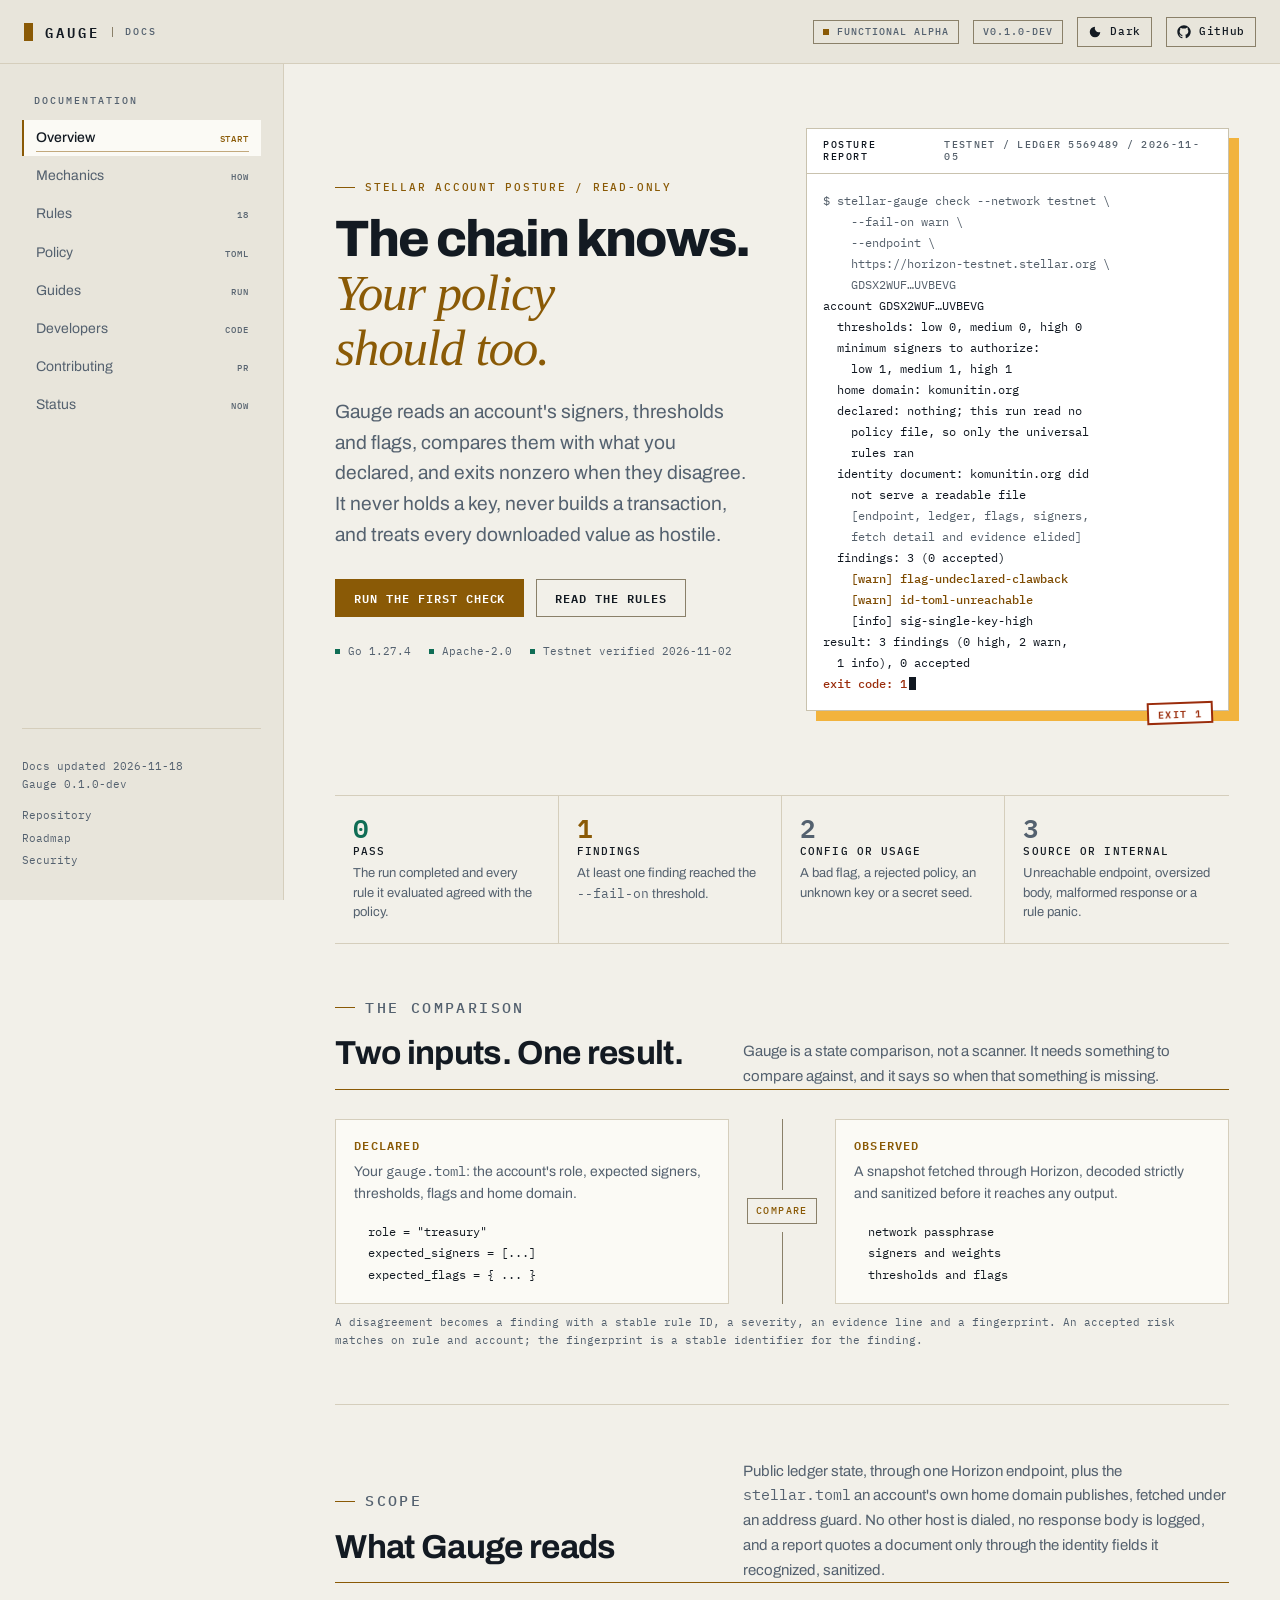
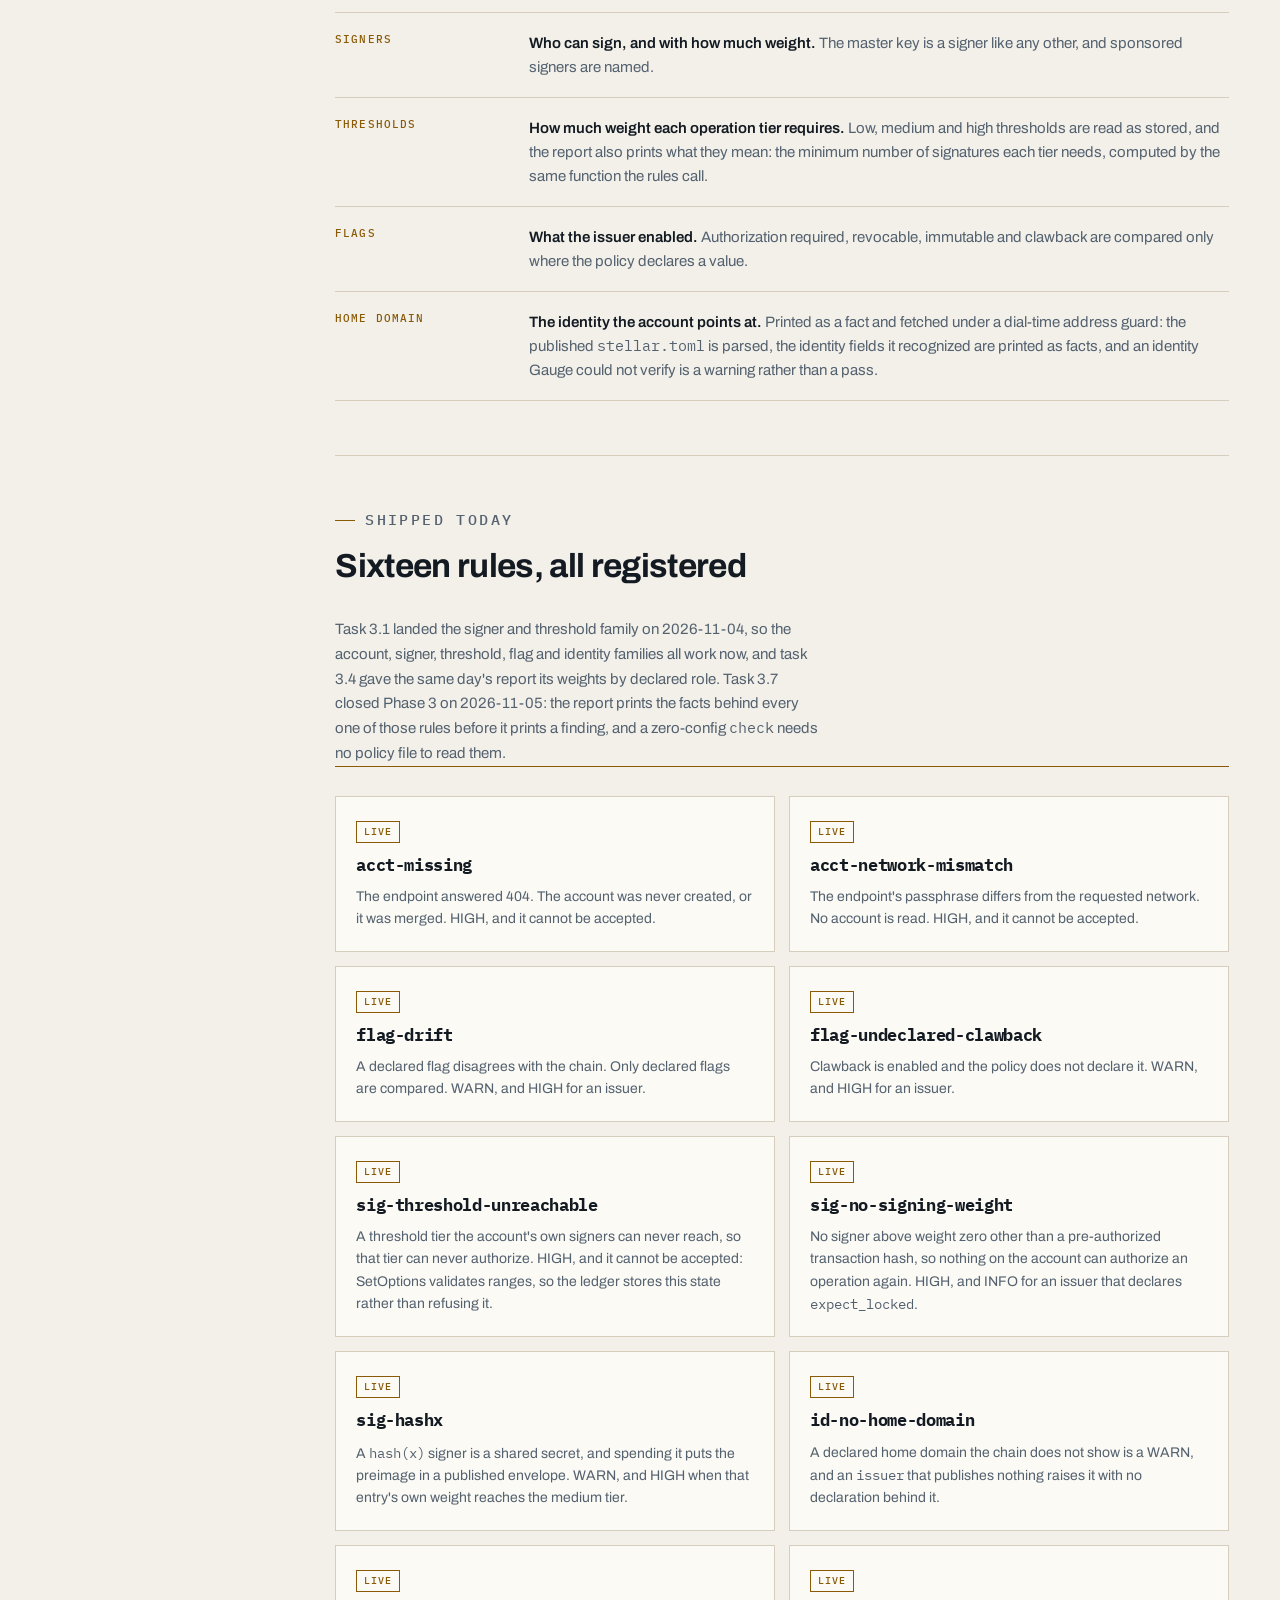
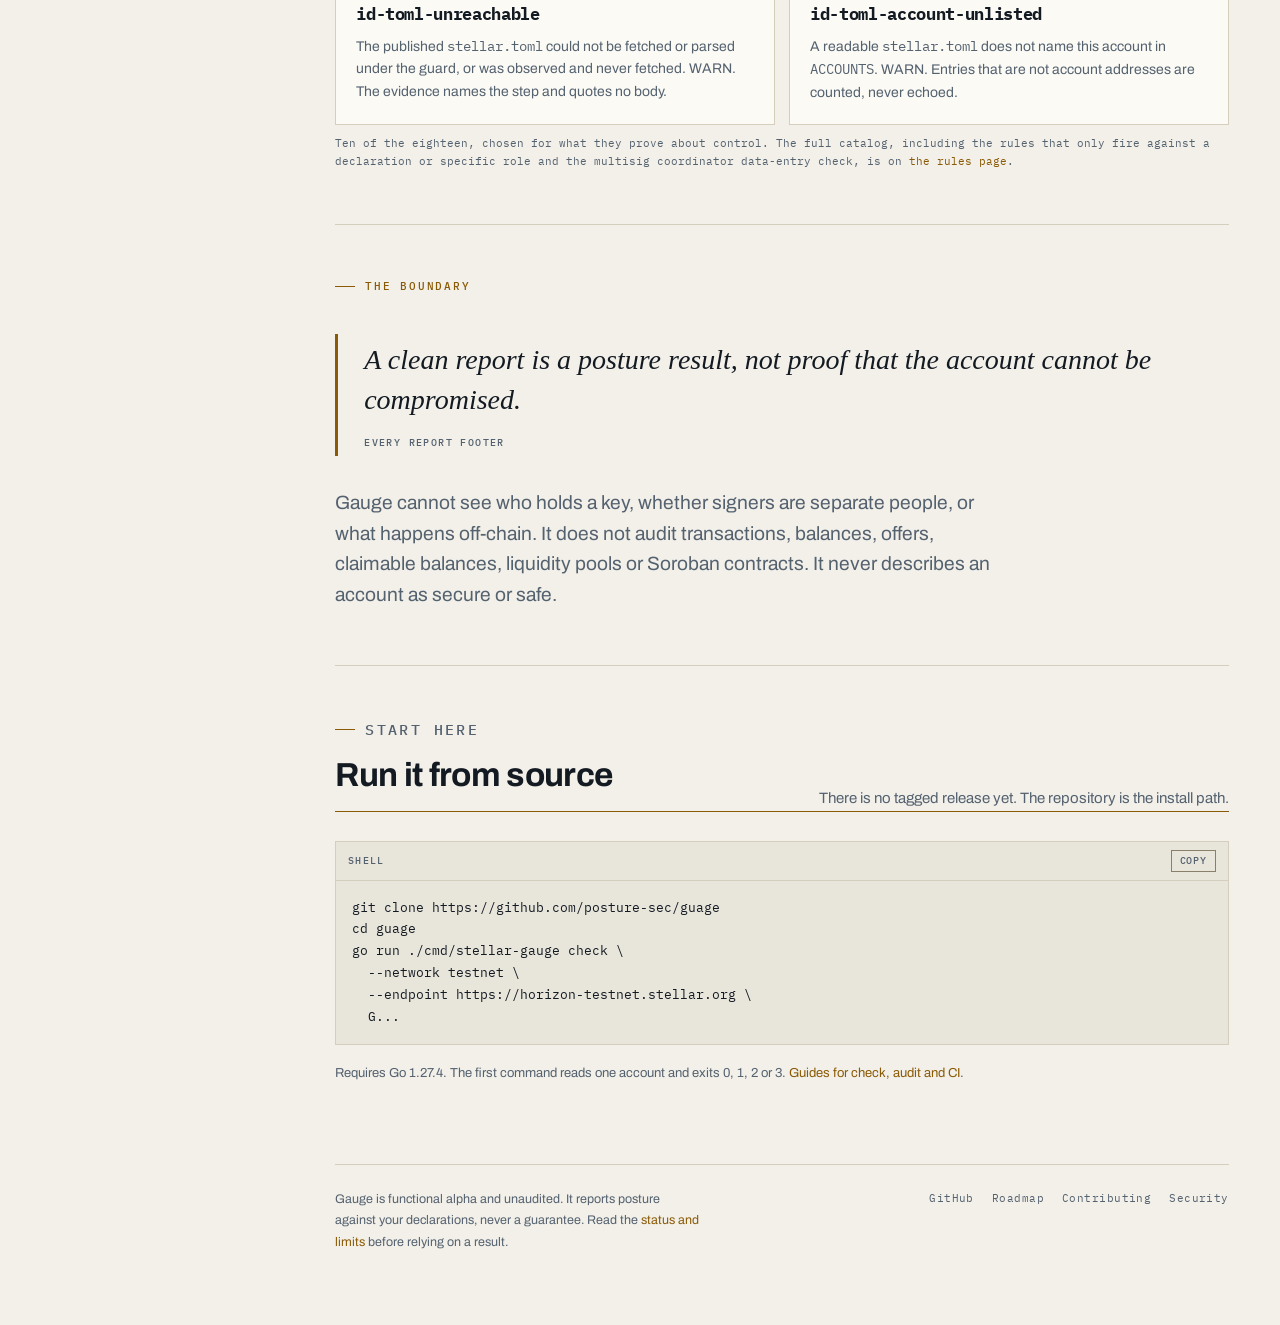
<file: site/index.html>
<!doctype html>
<html lang="en">
<head>
  <meta charset="utf-8">
  <meta name="viewport" content="width=device-width, initial-scale=1">
  <title>Gauge: read-only posture audits for Stellar accounts</title>
  <meta name="description" content="Gauge reads a Stellar account's signers, thresholds and flags, compares them with the policy you declared, and exits nonzero when they disagree. Read-only, secret-free, fail-closed.">
  <meta property="og:type" content="website">
  <meta property="og:title" content="Gauge: read-only posture audits for Stellar accounts">
  <meta property="og:description" content="Compare the signers, thresholds and flags Stellar holds with the policy you declared. Read-only. Secret-free. Fail-closed.">
  <meta property="og:url" content="https://posture-sec.github.io/guage/">
  <meta property="og:image" content="https://posture-sec.github.io/guage/assets/og.png">
  <link rel="icon" href="assets/favicon.svg" type="image/svg+xml">
  <meta name="theme-color" content="#080b10">
  <script>
    // Choose the theme before first paint so neither mode flashes the other.
    (() => {
      let stored = null;
      try { stored = localStorage.getItem("gauge-theme"); } catch {}
      const light = stored ? stored === "light" : matchMedia("(prefers-color-scheme: light)").matches;
      document.documentElement.dataset.theme = light ? "light" : "dark";
      document.documentElement.dataset.themeReady = "";
    })();
  </script>
  <link rel="preconnect" href="https://fonts.googleapis.com">
  <link rel="preconnect" href="https://fonts.gstatic.com" crossorigin>
  <link href="https://fonts.googleapis.com/css2?family=Archivo:wght@400;500;600;700;800&family=IBM+Plex+Mono:wght@400;500;600&display=swap" rel="stylesheet">
  <link rel="stylesheet" href="assets/site.css">
  <link rel="stylesheet" href="assets/motion.css">
  <script src="assets/site.js" defer></script>
  <script src="assets/motion.js" defer></script>
</head>
<body data-page="overview">
  <a class="skip-link" href="#main">Skip to content</a>
  <div class="site">
    <header class="topbar">
      <a class="brand" href="index.html"><span class="brand-mark"></span>Gauge<span class="brand-sub">docs</span></a>
      <div class="topbar-right">
        <span class="status-pill">Functional alpha</span>
        <span class="version-pill">v0.1.0-dev</span>
        <button class="theme-toggle" type="button" aria-label="Switch to light theme">
          <svg class="icon-sun" viewBox="0 0 24 24" aria-hidden="true"><circle cx="12" cy="12" r="5" fill="currentColor"/><path fill="none" stroke="currentColor" stroke-width="2" d="M12 1.5v3M12 19.5v3M1.5 12h3M19.5 12h3M4.4 4.4l2.1 2.1M17.5 17.5l2.1 2.1M19.6 4.4l-2.1 2.1M6.5 17.5l-2.1 2.1"/></svg>
          <svg class="icon-moon" viewBox="0 0 24 24" aria-hidden="true"><path fill="currentColor" d="M12 3a9 9 0 1 0 9 9 7 7 0 0 1-9-9z"/></svg>
          <span>Light</span>
        </button>
        <a class="icon-link" href="https://github.com/posture-sec/guage">
          <svg viewBox="0 0 24 24" aria-hidden="true"><path fill="currentColor" d="M12 .5C5.7.5.5 5.7.5 12c0 5.1 3.3 9.4 7.9 10.9.6.1.8-.3.8-.6v-2c-3.2.7-3.9-1.5-3.9-1.5-.5-1.3-1.2-1.7-1.2-1.7-1-.7.1-.7.1-.7 1.1.1 1.7 1.2 1.7 1.2 1 1.7 2.6 1.2 3.2.9.1-.7.4-1.2.7-1.5-2.6-.3-5.3-1.3-5.3-5.8 0-1.3.5-2.3 1.2-3.1-.1-.3-.5-1.5.1-3.1 0 0 1-.3 3.2 1.2a11 11 0 0 1 5.8 0C17.1 4.2 18.1 4.5 18.1 4.5c.6 1.6.2 2.8.1 3.1.8.8 1.2 1.8 1.2 3.1 0 4.5-2.7 5.5-5.3 5.8.4.4.8 1.1.8 2.2v3.3c0 .3.2.7.8.6 4.6-1.5 7.9-5.8 7.9-10.9C23.5 5.7 18.3.5 12 .5z"/></svg>
          <span>GitHub</span>
        </a>
      </div>
    </header>

    <aside class="sidebar">
      <p class="side-label">Documentation</p>
      <nav class="side-nav" aria-label="Documentation">
        <a href="index.html" aria-current="page">Overview <span>start</span></a>
        <a href="mechanics.html">Mechanics <span>how</span></a>
        <a href="rules.html">Rules <span>18</span></a>
        <a href="policy.html">Policy <span>toml</span></a>
        <a href="guides.html">Guides <span>run</span></a>
        <a href="developers.html">Developers <span>code</span></a>
        <a href="contributing.html">Contributing <span>pr</span></a>
        <a href="status.html">Status <span>now</span></a>
      </nav>
      <div class="side-meta">
        <p>Docs updated 2026-11-18<br>Gauge 0.1.0-dev</p>
        <a href="https://github.com/posture-sec/guage">Repository</a>
        <a href="https://github.com/posture-sec/guage/blob/main/ROADMAP.md">Roadmap</a>
        <a href="https://github.com/posture-sec/guage/blob/main/SECURITY.md">Security</a>
      </div>
    </aside>

    <main class="main" id="main">
      <div class="content">
        <section class="hero">
          <div class="hero-copy">
            <p class="eyebrow">Stellar account posture / read-only</p>
            <h1>The chain knows. <em>Your policy should too.</em></h1>
            <p class="lede">Gauge reads an account's signers, thresholds and flags, compares them with what you declared, and exits nonzero when they disagree. It never holds a key, never builds a transaction, and treats every downloaded value as hostile.</p>
            <div class="hero-actions">
              <a class="button" href="guides.html">Run the first check</a>
              <a class="button button--ghost" href="rules.html">Read the rules</a>
            </div>
            <ul class="hero-meta">
              <li>Go 1.27.4</li>
              <li>Apache-2.0</li>
              <li>Testnet verified 2026-11-02</li>
            </ul>
          </div>

          <figure class="report" aria-label="Excerpt of a Gauge report from a testnet run">
            <figcaption class="report-head">
              <span class="report-title">Posture report</span>
              <span>testnet / ledger 5569489 / 2026-11-05</span>
            </figcaption>
            <pre class="report-body"><span class="report-line report-line--dim" style="--i:0">$ stellar-gauge check --network testnet \
    --fail-on warn \
    --endpoint \
    https://horizon-testnet.stellar.org \
    GDSX2WUF…UVBEVG</span><span class="report-line" style="--i:1">account GDSX2WUF…UVBEVG</span><span class="report-line" style="--i:2">  thresholds: low 0, medium 0, high 0</span><span class="report-line" style="--i:3">  minimum signers to authorize:</span><span class="report-line" style="--i:3">    low 1, medium 1, high 1</span><span class="report-line" style="--i:4">  home domain: komunitin.org</span><span class="report-line" style="--i:5">  declared: nothing; this run read no</span><span class="report-line" style="--i:5">    policy file, so only the universal</span><span class="report-line" style="--i:5">    rules ran</span><span class="report-line" style="--i:6">  identity document: komunitin.org did</span><span class="report-line" style="--i:6">    not serve a readable file</span><span class="report-line report-line--dim" style="--i:7">    [endpoint, ledger, flags, signers,</span><span class="report-line report-line--dim" style="--i:7">    fetch detail and evidence elided]</span><span class="report-line" style="--i:8">  findings: 3 (0 accepted)</span><span class="report-line report-line--warn" style="--i:9">    [warn] flag-undeclared-clawback</span><span class="report-line report-line--warn" style="--i:10">    [warn] id-toml-unreachable</span><span class="report-line" style="--i:11">    [info] sig-single-key-high</span><span class="report-line" style="--i:12">result: 3 findings (0 high, 2 warn,</span><span class="report-line" style="--i:13">  1 info), 0 accepted</span><span class="report-line report-line--high" style="--i:14">exit code: 1<span class="caret" aria-hidden="true"></span></span></pre>
            <span class="stamp">Exit 1</span>
          </figure>
        </section>

        <section class="rail" aria-label="Exit codes">
          <div class="rail-item">
            <span class="rail-code">0</span>
            <span class="rail-label">Pass</span>
            <p class="rail-copy">The run completed and every rule it evaluated agreed with the policy.</p>
          </div>
          <div class="rail-item">
            <span class="rail-code">1</span>
            <span class="rail-label">Findings</span>
            <p class="rail-copy">At least one finding reached the <code>--fail-on</code> threshold.</p>
          </div>
          <div class="rail-item">
            <span class="rail-code">2</span>
            <span class="rail-label">Config or usage</span>
            <p class="rail-copy">A bad flag, a rejected policy, an unknown key or a secret seed.</p>
          </div>
          <div class="rail-item">
            <span class="rail-code">3</span>
            <span class="rail-label">Source or internal</span>
            <p class="rail-copy">Unreachable endpoint, oversized body, malformed response or a rule panic.</p>
          </div>
        </section>

        <section class="section">
          <div class="section-head">
            <div>
              <p class="eyebrow">The comparison</p>
              <h2>Two inputs. One result.</h2>
            </div>
            <p>Gauge is a state comparison, not a scanner. It needs something to compare against, and it says so when that something is missing.</p>
          </div>
          <div class="flow">
            <div class="flow-card">
              <h3>Declared</h3>
              <p>Your <code>gauge.toml</code>: the account's role, expected signers, thresholds, flags and home domain.</p>
              <ul class="flow-list">
                <li>role = "treasury"</li>
                <li>expected_signers = [...]</li>
                <li>expected_flags = { ... }</li>
              </ul>
            </div>
            <div class="flow-op" aria-hidden="true"><span>Compare</span></div>
            <div class="flow-card">
              <h3>Observed</h3>
              <p>A snapshot fetched through Horizon, decoded strictly and sanitized before it reaches any output.</p>
              <ul class="flow-list">
                <li>network passphrase</li>
                <li>signers and weights</li>
                <li>thresholds and flags</li>
              </ul>
            </div>
          </div>
          <p class="table-caption">A disagreement becomes a finding with a stable rule ID, a severity, an evidence line and a fingerprint. An accepted risk matches on rule and account; the fingerprint is a stable identifier for the finding.</p>
        </section>

        <section class="section">
          <div class="section-head">
            <div>
              <p class="eyebrow">Scope</p>
              <h2>What Gauge reads</h2>
            </div>
            <p>Public ledger state, through one Horizon endpoint, plus the <code>stellar.toml</code> an account's own home domain publishes, fetched under an address guard. No other host is dialed, no response body is logged, and a report quotes a document only through the identity fields it recognized, sanitized.</p>
          </div>
          <dl class="ledger">
            <div class="ledger-row">
              <dt>Signers</dt>
              <dd><strong>Who can sign, and with how much weight.</strong> The master key is a signer like any other, and sponsored signers are named.</dd>
            </div>
            <div class="ledger-row">
              <dt>Thresholds</dt>
              <dd><strong>How much weight each operation tier requires.</strong> Low, medium and high thresholds are read as stored, and the report also prints what they mean: the minimum number of signatures each tier needs, computed by the same function the rules call.</dd>
            </div>
            <div class="ledger-row">
              <dt>Flags</dt>
              <dd><strong>What the issuer enabled.</strong> Authorization required, revocable, immutable and clawback are compared only where the policy declares a value.</dd>
            </div>
            <div class="ledger-row">
              <dt>Home domain</dt>
              <dd><strong>The identity the account points at.</strong> Printed as a fact and fetched under a dial-time address guard: the published <code>stellar.toml</code> is parsed, the identity fields it recognized are printed as facts, and an identity Gauge could not verify is a warning rather than a pass.</dd>
            </div>
          </dl>
        </section>

        <section class="section">
          <div class="section-head">
            <div>
              <p class="eyebrow">Shipped today</p>
              <h2>Sixteen rules, all registered</h2>
            </div>
            <p>Task 3.1 landed the signer and threshold family on 2026-11-04, so the account, signer, threshold, flag and identity families all work now, and task 3.4 gave the same day's report its weights by declared role. Task 3.7 closed Phase 3 on 2026-11-05: the report prints the facts behind every one of those rules before it prints a finding, and a zero-config <code>check</code> needs no policy file to read them.</p>
          </div>
          <div class="cards">
            <article class="card">
              <span class="chip chip--live">Live</span>
              <h3><code>acct-missing</code></h3>
              <p>The endpoint answered 404. The account was never created, or it was merged. HIGH, and it cannot be accepted.</p>
            </article>
            <article class="card">
              <span class="chip chip--live">Live</span>
              <h3><code>acct-network-mismatch</code></h3>
              <p>The endpoint's passphrase differs from the requested network. No account is read. HIGH, and it cannot be accepted.</p>
            </article>
            <article class="card">
              <span class="chip chip--live">Live</span>
              <h3><code>flag-drift</code></h3>
              <p>A declared flag disagrees with the chain. Only declared flags are compared. WARN, and HIGH for an issuer.</p>
            </article>
            <article class="card">
              <span class="chip chip--live">Live</span>
              <h3><code>flag-undeclared-clawback</code></h3>
              <p>Clawback is enabled and the policy does not declare it. WARN, and HIGH for an issuer.</p>
            </article>
            <article class="card">
              <span class="chip chip--live">Live</span>
              <h3><code>sig-threshold-unreachable</code></h3>
              <p>A threshold tier the account's own signers can never reach, so that tier can never authorize. HIGH, and it cannot be accepted: SetOptions validates ranges, so the ledger stores this state rather than refusing it.</p>
            </article>
            <article class="card">
              <span class="chip chip--live">Live</span>
              <h3><code>sig-no-signing-weight</code></h3>
              <p>No signer above weight zero other than a pre-authorized transaction hash, so nothing on the account can authorize an operation again. HIGH, and INFO for an issuer that declares <code>expect_locked</code>.</p>
            </article>
            <article class="card">
              <span class="chip chip--live">Live</span>
              <h3><code>sig-hashx</code></h3>
              <p>A <code>hash(x)</code> signer is a shared secret, and spending it puts the preimage in a published envelope. WARN, and HIGH when that entry's own weight reaches the medium tier.</p>
            </article>
            <article class="card">
              <span class="chip chip--live">Live</span>
              <h3><code>id-no-home-domain</code></h3>
              <p>A declared home domain the chain does not show is a WARN, and an <code>issuer</code> that publishes nothing raises it with no declaration behind it.</p>
            </article>
            <article class="card">
              <span class="chip chip--live">Live</span>
              <h3><code>id-toml-unreachable</code></h3>
              <p>The published <code>stellar.toml</code> could not be fetched or parsed under the guard, or was observed and never fetched. WARN. The evidence names the step and quotes no body.</p>
            </article>
            <article class="card">
              <span class="chip chip--live">Live</span>
              <h3><code>id-toml-account-unlisted</code></h3>
              <p>A readable <code>stellar.toml</code> does not name this account in <code>ACCOUNTS</code>. WARN. Entries that are not account addresses are counted, never echoed.</p>
            </article>
          </div>
          <p class="table-caption">Ten of the eighteen, chosen for what they prove about control. The full catalog, including the rules that only fire against a declaration or specific role and the multisig coordinator data-entry check, is on <a href="rules.html">the rules page</a>.</p>
        </section>

        <section class="section">
          <p class="eyebrow">The boundary</p>
          <blockquote class="limits">
            A clean report is a posture result, not proof that the account cannot be compromised.
            <cite>Every report footer</cite>
          </blockquote>
          <p class="lede">Gauge cannot see who holds a key, whether signers are separate people, or what happens off-chain. It does not audit transactions, balances, offers, claimable balances, liquidity pools or Soroban contracts. It never describes an account as secure or safe.</p>
        </section>

        <section class="section">
          <div class="section-head">
            <div>
              <p class="eyebrow">Start here</p>
              <h2>Run it from source</h2>
            </div>
            <p>There is no tagged release yet. The repository is the install path.</p>
          </div>
          <div class="code" data-copy>
            <div class="code-label"><span>Shell</span></div>
            <pre>git clone https://github.com/posture-sec/guage
cd guage
go run ./cmd/stellar-gauge check \
  --network testnet \
  --endpoint https://horizon-testnet.stellar.org \
  G...</pre>
          </div>
          <p class="small muted">Requires Go 1.27.4. The first command reads one account and exits 0, 1, 2 or 3. <a href="guides.html">Guides for check, audit and CI</a>.</p>
        </section>

        <footer class="footer">
          <p>Gauge is functional alpha and unaudited. It reports posture against your declarations, never a guarantee. Read the <a href="status.html">status and limits</a> before relying on a result.</p>
          <div class="footer-links">
            <a href="https://github.com/posture-sec/guage">GitHub</a>
            <a href="https://github.com/posture-sec/guage/blob/main/ROADMAP.md">Roadmap</a>
            <a href="https://github.com/posture-sec/guage/blob/main/CONTRIBUTING.md">Contributing</a>
            <a href="https://github.com/posture-sec/guage/blob/main/SECURITY.md">Security</a>
          </div>
        </footer>
      </div>
    </main>
  </div>
</body>
</html>
</file>
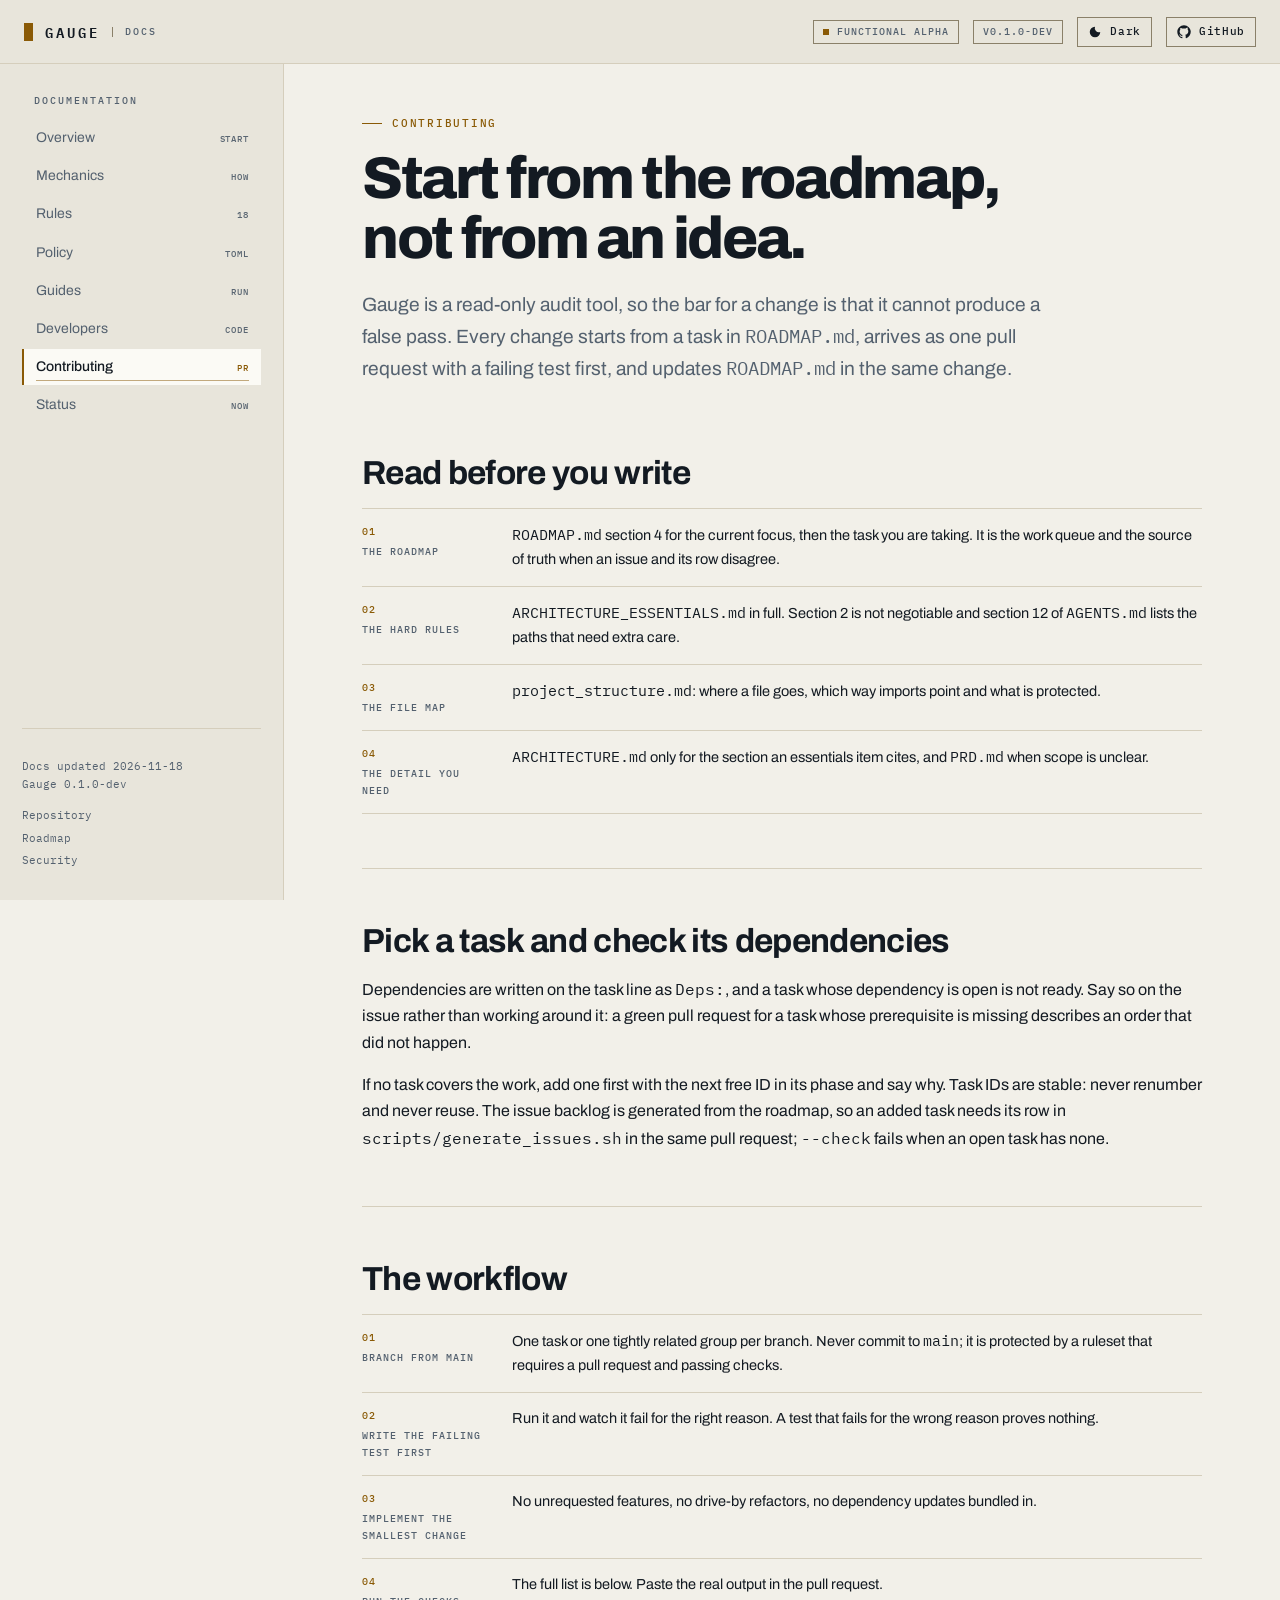
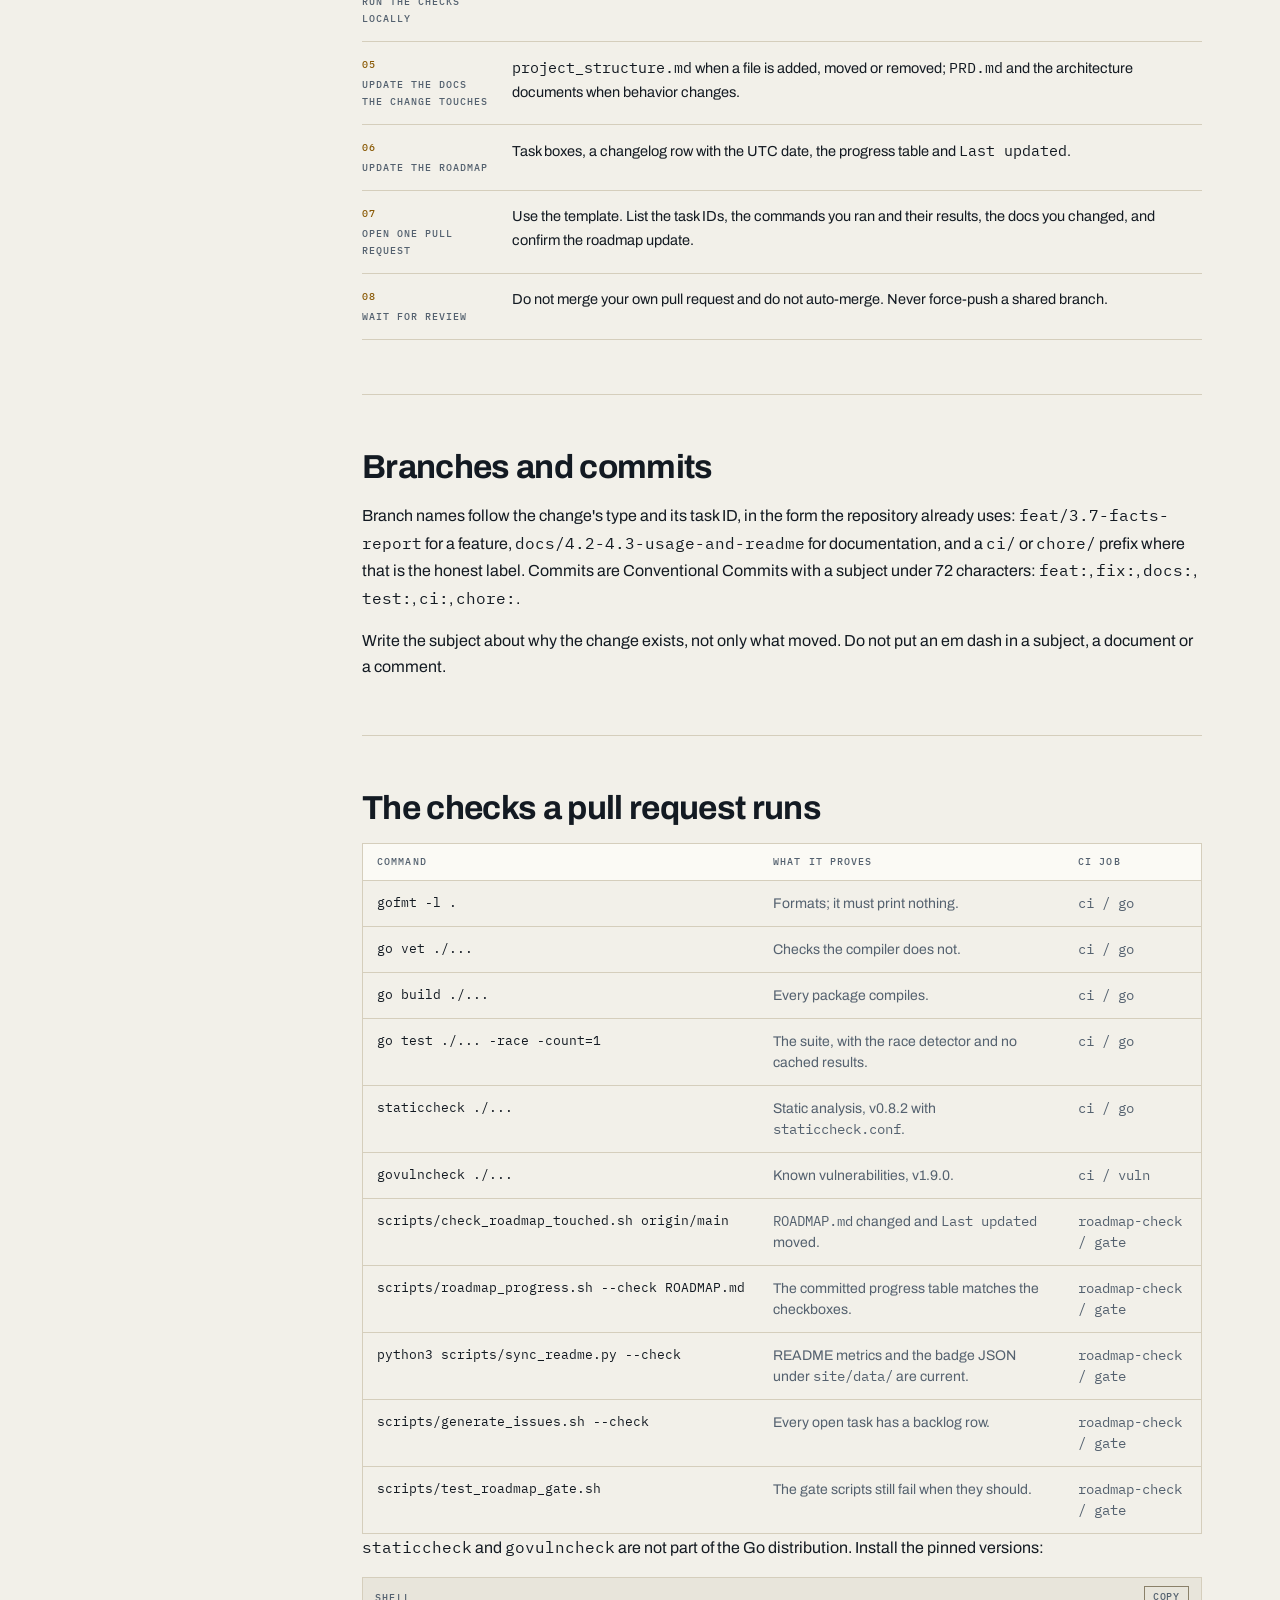
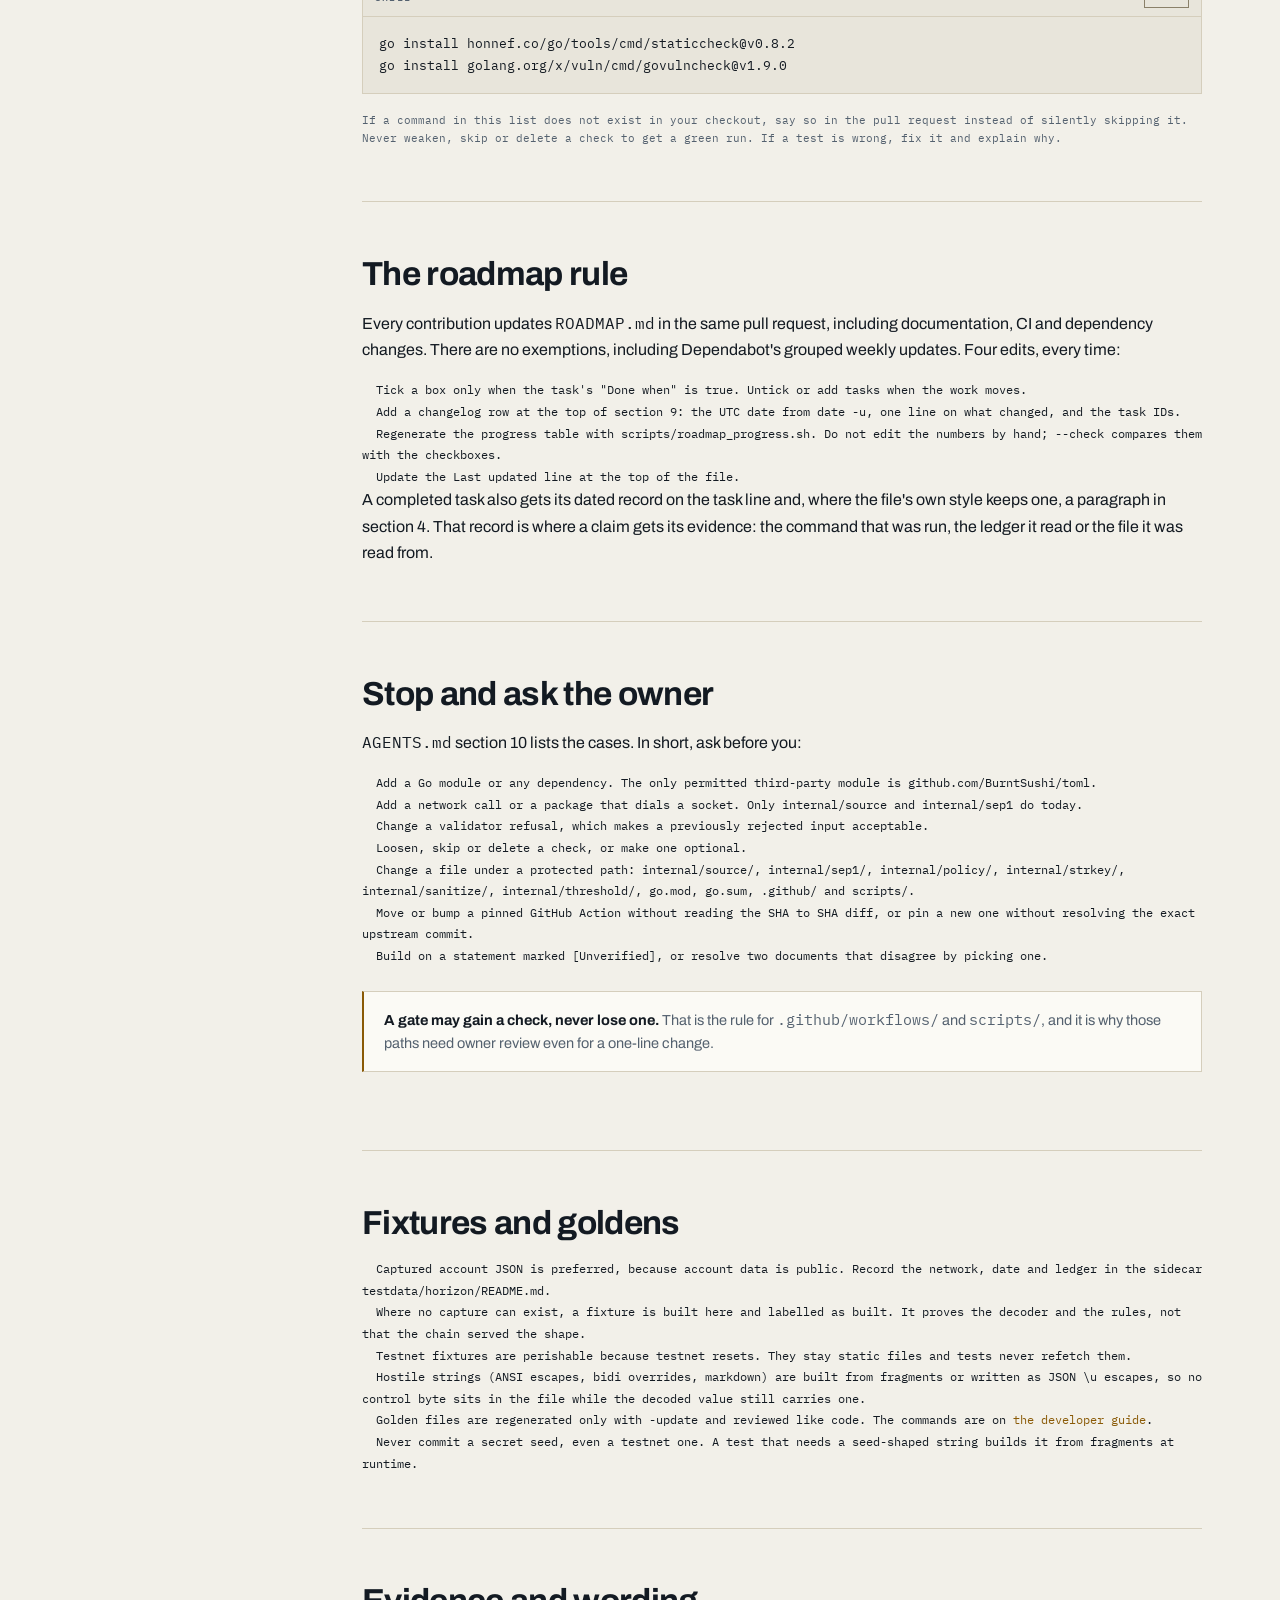
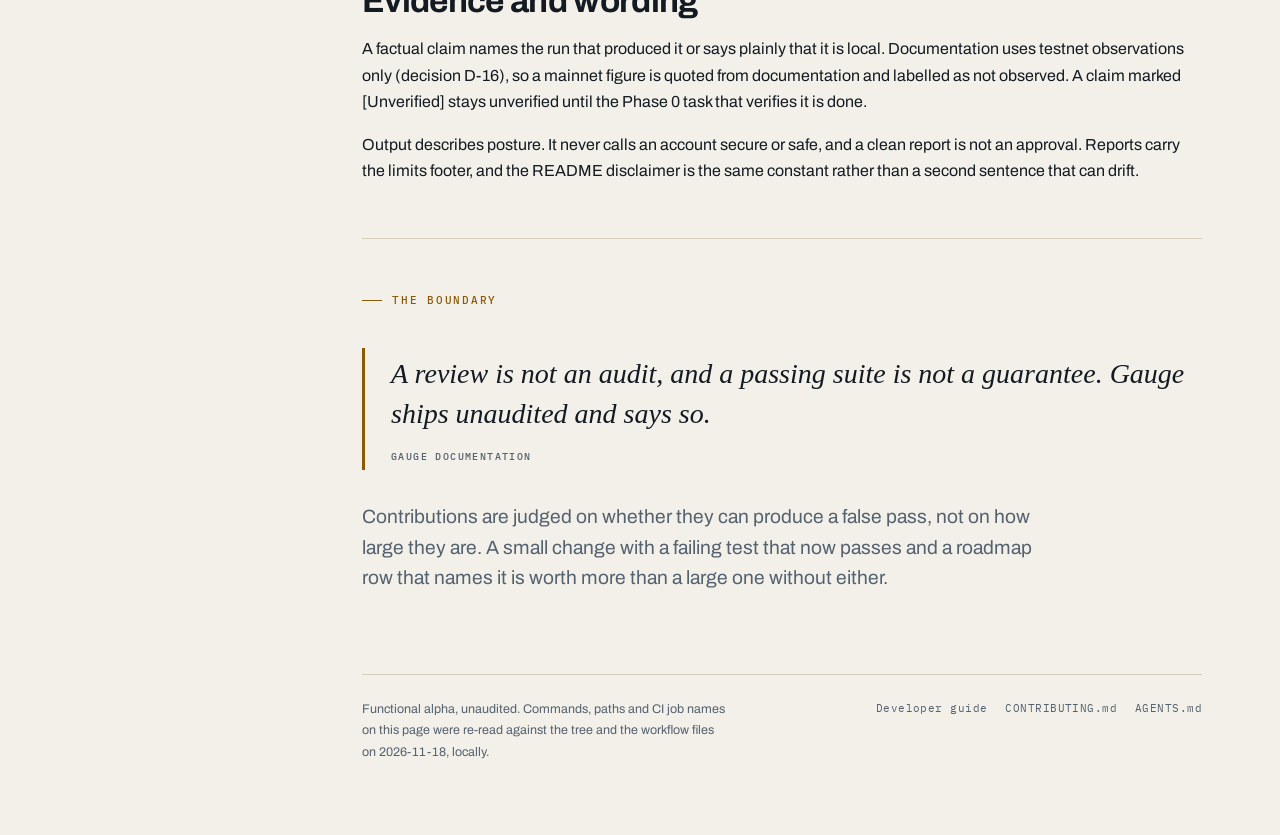
<file: site/contributing.html>
<!doctype html>
<html lang="en">
<head>
  <meta charset="utf-8">
  <meta name="viewport" content="width=device-width, initial-scale=1">
  <title>Contributing · Gauge docs</title>
  <meta name="description" content="How to contribute to Gauge: read order, roadmap rule, branch and commit conventions, the checks a pull request runs, protected paths and what needs owner approval.">
  <meta property="og:type" content="article">
  <meta property="og:title" content="Contributing · Gauge docs">
  <meta property="og:description" content="One task per pull request, a failing test first, and ROADMAP.md updated in the same change.">
  <meta property="og:url" content="https://posture-sec.github.io/guage/contributing.html">
  <meta property="og:image" content="https://posture-sec.github.io/guage/assets/og.png">
  <link rel="icon" href="assets/favicon.svg" type="image/svg+xml">
  <meta name="theme-color" content="#080b10">
  <script>
    // Choose the theme before first paint so neither mode flashes the other.
    (() => {
      let stored = null;
      try { stored = localStorage.getItem("gauge-theme"); } catch {}
      const light = stored ? stored === "light" : matchMedia("(prefers-color-scheme: light)").matches;
      document.documentElement.dataset.theme = light ? "light" : "dark";
      document.documentElement.dataset.themeReady = "";
    })();
  </script>
  <link rel="preconnect" href="https://fonts.googleapis.com">
  <link rel="preconnect" href="https://fonts.gstatic.com" crossorigin>
  <link href="https://fonts.googleapis.com/css2?family=Archivo:wght@400;500;600;700;800&family=IBM+Plex+Mono:wght@400;500;600&display=swap" rel="stylesheet">
  <link rel="stylesheet" href="assets/site.css">
  <link rel="stylesheet" href="assets/motion.css">
  <script src="assets/site.js" defer></script>
  <script src="assets/motion.js" defer></script>
</head>
<body data-page="contributing">
  <a class="skip-link" href="#main">Skip to content</a>
  <div class="site">
    <header class="topbar">
      <a class="brand" href="index.html"><span class="brand-mark"></span>Gauge<span class="brand-sub">docs</span></a>
      <div class="topbar-right">
        <span class="status-pill">Functional alpha</span>
        <span class="version-pill">v0.1.0-dev</span>
        <button class="theme-toggle" type="button" aria-label="Switch to light theme">
          <svg class="icon-sun" viewBox="0 0 24 24" aria-hidden="true"><circle cx="12" cy="12" r="5" fill="currentColor"/><path fill="none" stroke="currentColor" stroke-width="2" d="M12 1.5v3M12 19.5v3M1.5 12h3M19.5 12h3M4.4 4.4l2.1 2.1M17.5 17.5l2.1 2.1M19.6 4.4l-2.1 2.1M6.5 17.5l-2.1 2.1"/></svg>
          <svg class="icon-moon" viewBox="0 0 24 24" aria-hidden="true"><path fill="currentColor" d="M12 3a9 9 0 1 0 9 9 7 7 0 0 1-9-9z"/></svg>
          <span>Light</span>
        </button>
        <a class="icon-link" href="https://github.com/posture-sec/guage">
          <svg viewBox="0 0 24 24" aria-hidden="true"><path fill="currentColor" d="M12 .5C5.7.5.5 5.7.5 12c0 5.1 3.3 9.4 7.9 10.9.6.1.8-.3.8-.6v-2c-3.2.7-3.9-1.5-3.9-1.5-.5-1.3-1.2-1.7-1.2-1.7-1-.7.1-.7.1-.7 1.1.1 1.7 1.2 1.7 1.2 1 1.7 2.6 1.2 3.2.9.1-.7.4-1.2.7-1.5-2.6-.3-5.3-1.3-5.3-5.8 0-1.3.5-2.3 1.2-3.1-.1-.3-.5-1.5.1-3.1 0 0 1-.3 3.2 1.2a11 11 0 0 1 5.8 0C17.1 4.2 18.1 4.5 18.1 4.5c.6 1.6.2 2.8.1 3.1.8.8 1.2 1.8 1.2 3.1 0 4.5-2.7 5.5-5.3 5.8.4.4.8 1.1.8 2.2v3.3c0 .3.2.7.8.6 4.6-1.5 7.9-5.8 7.9-10.9C23.5 5.7 18.3.5 12 .5z"/></svg>
          <span>GitHub</span>
        </a>
      </div>
    </header>

    <aside class="sidebar">
      <p class="side-label">Documentation</p>
      <nav class="side-nav" aria-label="Documentation">
        <a href="index.html">Overview <span>start</span></a>
        <a href="mechanics.html">Mechanics <span>how</span></a>
        <a href="rules.html">Rules <span>18</span></a>
        <a href="policy.html">Policy <span>toml</span></a>
        <a href="guides.html">Guides <span>run</span></a>
        <a href="developers.html">Developers <span>code</span></a>
        <a href="contributing.html" aria-current="page">Contributing <span>pr</span></a>
        <a href="status.html">Status <span>now</span></a>
      </nav>
      <div class="side-meta">
        <p>Docs updated 2026-11-18<br>Gauge 0.1.0-dev</p>
        <a href="https://github.com/posture-sec/guage">Repository</a>
        <a href="https://github.com/posture-sec/guage/blob/main/ROADMAP.md">Roadmap</a>
        <a href="https://github.com/posture-sec/guage/blob/main/SECURITY.md">Security</a>
      </div>
    </aside>

    <main class="main" id="main">
      <div class="content">
        <p class="eyebrow">Contributing</p>
        <h1>Start from the roadmap, not from an idea.</h1>
        <p class="lede">Gauge is a read-only audit tool, so the bar for a change is that it cannot produce a false pass. Every change starts from a task in <code>ROADMAP.md</code>, arrives as one pull request with a failing test first, and updates <code>ROADMAP.md</code> in the same change.</p>

        <section class="section">
          <h2>Read before you write</h2>
          <ol class="status-list">
            <li><b>The roadmap</b><span><code>ROADMAP.md</code> section 4 for the current focus, then the task you are taking. It is the work queue and the source of truth when an issue and its row disagree.</span></li>
            <li><b>The hard rules</b><span><code>ARCHITECTURE_ESSENTIALS.md</code> in full. Section 2 is not negotiable and section 12 of <code>AGENTS.md</code> lists the paths that need extra care.</span></li>
            <li><b>The file map</b><span><code>project_structure.md</code>: where a file goes, which way imports point and what is protected.</span></li>
            <li><b>The detail you need</b><span><code>ARCHITECTURE.md</code> only for the section an essentials item cites, and <code>PRD.md</code> when scope is unclear.</span></li>
          </ol>
        </section>

        <section class="section">
          <h2>Pick a task and check its dependencies</h2>
          <p>Dependencies are written on the task line as <code>Deps:</code>, and a task whose dependency is open is not ready. Say so on the issue rather than working around it: a green pull request for a task whose prerequisite is missing describes an order that did not happen.</p>
          <p>If no task covers the work, add one first with the next free ID in its phase and say why. Task IDs are stable: never renumber and never reuse. The issue backlog is generated from the roadmap, so an added task needs its row in <code>scripts/generate_issues.sh</code> in the same pull request; <code>--check</code> fails when an open task has none.</p>
        </section>

        <section class="section">
          <h2>The workflow</h2>
          <ol class="status-list">
            <li><b>Branch from main</b><span>One task or one tightly related group per branch. Never commit to <code>main</code>; it is protected by a ruleset that requires a pull request and passing checks.</span></li>
            <li><b>Write the failing test first</b><span>Run it and watch it fail for the right reason. A test that fails for the wrong reason proves nothing.</span></li>
            <li><b>Implement the smallest change</b><span>No unrequested features, no drive-by refactors, no dependency updates bundled in.</span></li>
            <li><b>Run the checks locally</b><span>The full list is below. Paste the real output in the pull request.</span></li>
            <li><b>Update the docs the change touches</b><span><code>project_structure.md</code> when a file is added, moved or removed; <code>PRD.md</code> and the architecture documents when behavior changes.</span></li>
            <li><b>Update the roadmap</b><span>Task boxes, a changelog row with the UTC date, the progress table and <code>Last updated</code>.</span></li>
            <li><b>Open one pull request</b><span>Use the template. List the task IDs, the commands you ran and their results, the docs you changed, and confirm the roadmap update.</span></li>
            <li><b>Wait for review</b><span>Do not merge your own pull request and do not auto-merge. Never force-push a shared branch.</span></li>
          </ol>
        </section>

        <section class="section">
          <h2>Branches and commits</h2>
          <p>Branch names follow the change's type and its task ID, in the form the repository already uses: <code>feat/3.7-facts-report</code> for a feature, <code>docs/4.2-4.3-usage-and-readme</code> for documentation, and a <code>ci/</code> or <code>chore/</code> prefix where that is the honest label. Commits are Conventional Commits with a subject under 72 characters: <code>feat:</code>, <code>fix:</code>, <code>docs:</code>, <code>test:</code>, <code>ci:</code>, <code>chore:</code>.</p>
          <p>Write the subject about why the change exists, not only what moved. Do not put an em dash in a subject, a document or a comment.</p>
        </section>

        <section class="section">
          <h2>The checks a pull request runs</h2>
          <div class="table-wrap">
            <table>
              <thead>
                <tr><th>Command</th><th>What it proves</th><th>CI job</th></tr>
              </thead>
              <tbody>
                <tr><td><code>gofmt -l .</code></td><td>Formats; it must print nothing.</td><td><code>ci / go</code></td></tr>
                <tr><td><code>go vet ./...</code></td><td>Checks the compiler does not.</td><td><code>ci / go</code></td></tr>
                <tr><td><code>go build ./...</code></td><td>Every package compiles.</td><td><code>ci / go</code></td></tr>
                <tr><td><code>go test ./... -race -count=1</code></td><td>The suite, with the race detector and no cached results.</td><td><code>ci / go</code></td></tr>
                <tr><td><code>staticcheck ./...</code></td><td>Static analysis, v0.8.2 with <code>staticcheck.conf</code>.</td><td><code>ci / go</code></td></tr>
                <tr><td><code>govulncheck ./...</code></td><td>Known vulnerabilities, v1.9.0.</td><td><code>ci / vuln</code></td></tr>
                <tr><td><code>scripts/check_roadmap_touched.sh origin/main</code></td><td><code>ROADMAP.md</code> changed and <code>Last updated</code> moved.</td><td><code>roadmap-check / gate</code></td></tr>
                <tr><td><code>scripts/roadmap_progress.sh --check ROADMAP.md</code></td><td>The committed progress table matches the checkboxes.</td><td><code>roadmap-check / gate</code></td></tr>
                <tr><td><code>python3 scripts/sync_readme.py --check</code></td><td>README metrics and the badge JSON under <code>site/data/</code> are current.</td><td><code>roadmap-check / gate</code></td></tr>
                <tr><td><code>scripts/generate_issues.sh --check</code></td><td>Every open task has a backlog row.</td><td><code>roadmap-check / gate</code></td></tr>
                <tr><td><code>scripts/test_roadmap_gate.sh</code></td><td>The gate scripts still fail when they should.</td><td><code>roadmap-check / gate</code></td></tr>
              </tbody>
            </table>
          </div>
          <p><code>staticcheck</code> and <code>govulncheck</code> are not part of the Go distribution. Install the pinned versions:</p>
          <div class="code" data-copy>
            <div class="code-label"><span>Shell</span></div>
            <pre>go install honnef.co/go/tools/cmd/staticcheck@v0.8.2
go install golang.org/x/vuln/cmd/govulncheck@v1.9.0</pre>
          </div>
          <p class="table-caption">If a command in this list does not exist in your checkout, say so in the pull request instead of silently skipping it. Never weaken, skip or delete a check to get a green run. If a test is wrong, fix it and explain why.</p>
        </section>

        <section class="section">
          <h2>The roadmap rule</h2>
          <p>Every contribution updates <code>ROADMAP.md</code> in the same pull request, including documentation, CI and dependency changes. There are no exemptions, including Dependabot's grouped weekly updates. Four edits, every time:</p>
          <ul class="flow-list">
            <li>Tick a box only when the task's "Done when" is true. Untick or add tasks when the work moves.</li>
            <li>Add a changelog row at the top of section 9: the UTC date from <code>date -u</code>, one line on what changed, and the task IDs.</li>
            <li>Regenerate the progress table with <code>scripts/roadmap_progress.sh</code>. Do not edit the numbers by hand; <code>--check</code> compares them with the checkboxes.</li>
            <li>Update the <code>Last updated</code> line at the top of the file.</li>
          </ul>
          <p>A completed task also gets its dated record on the task line and, where the file's own style keeps one, a paragraph in section 4. That record is where a claim gets its evidence: the command that was run, the ledger it read or the file it was read from.</p>
        </section>

        <section class="section">
          <h2>Stop and ask the owner</h2>
          <p><code>AGENTS.md</code> section 10 lists the cases. In short, ask before you:</p>
          <ul class="flow-list">
            <li>Add a Go module or any dependency. The only permitted third-party module is <code>github.com/BurntSushi/toml</code>.</li>
            <li>Add a network call or a package that dials a socket. Only <code>internal/source</code> and <code>internal/sep1</code> do today.</li>
            <li>Change a validator refusal, which makes a previously rejected input acceptable.</li>
            <li>Loosen, skip or delete a check, or make one optional.</li>
            <li>Change a file under a protected path: <code>internal/source/</code>, <code>internal/sep1/</code>, <code>internal/policy/</code>, <code>internal/strkey/</code>, <code>internal/sanitize/</code>, <code>internal/threshold/</code>, <code>go.mod</code>, <code>go.sum</code>, <code>.github/</code> and <code>scripts/</code>.</li>
            <li>Move or bump a pinned GitHub Action without reading the SHA to SHA diff, or pin a new one without resolving the exact upstream commit.</li>
            <li>Build on a statement marked [Unverified], or resolve two documents that disagree by picking one.</li>
          </ul>
          <div class="note">
            <p><strong>A gate may gain a check, never lose one.</strong> That is the rule for <code>.github/workflows/</code> and <code>scripts/</code>, and it is why those paths need owner review even for a one-line change.</p>
          </div>
        </section>

        <section class="section">
          <h2>Fixtures and goldens</h2>
          <ul class="flow-list">
            <li>Captured account JSON is preferred, because account data is public. Record the network, date and ledger in the sidecar <code>testdata/horizon/README.md</code>.</li>
            <li>Where no capture can exist, a fixture is built here and labelled as built. It proves the decoder and the rules, not that the chain served the shape.</li>
            <li>Testnet fixtures are perishable because testnet resets. They stay static files and tests never refetch them.</li>
            <li>Hostile strings (ANSI escapes, bidi overrides, markdown) are built from fragments or written as JSON <code>\u</code> escapes, so no control byte sits in the file while the decoded value still carries one.</li>
            <li>Golden files are regenerated only with <code>-update</code> and reviewed like code. The commands are on <a href="developers.html">the developer guide</a>.</li>
            <li>Never commit a secret seed, even a testnet one. A test that needs a seed-shaped string builds it from fragments at runtime.</li>
          </ul>
        </section>

        <section class="section">
          <h2>Evidence and wording</h2>
          <p>A factual claim names the run that produced it or says plainly that it is local. Documentation uses testnet observations only (decision D-16), so a mainnet figure is quoted from documentation and labelled as not observed. A claim marked [Unverified] stays unverified until the Phase 0 task that verifies it is done.</p>
          <p>Output describes posture. It never calls an account secure or safe, and a clean report is not an approval. Reports carry the limits footer, and the README disclaimer is the same constant rather than a second sentence that can drift.</p>
        </section>

        <section class="section">
          <p class="eyebrow">The boundary</p>
          <blockquote class="limits">
            A review is not an audit, and a passing suite is not a guarantee. Gauge ships unaudited and says so.
            <cite>Gauge documentation</cite>
          </blockquote>
          <p class="lede">Contributions are judged on whether they can produce a false pass, not on how large they are. A small change with a failing test that now passes and a roadmap row that names it is worth more than a large one without either.</p>
        </section>

        <footer class="footer">
          <p>Functional alpha, unaudited. Commands, paths and CI job names on this page were re-read against the tree and the workflow files on 2026-11-18, locally.</p>
          <div class="footer-links">
            <a href="developers.html">Developer guide</a>
            <a href="https://github.com/posture-sec/guage/blob/main/CONTRIBUTING.md">CONTRIBUTING.md</a>
            <a href="https://github.com/posture-sec/guage/blob/main/AGENTS.md">AGENTS.md</a>
          </div>
        </footer>
      </div>
    </main>
  </div>
</body>
</html>
</file>
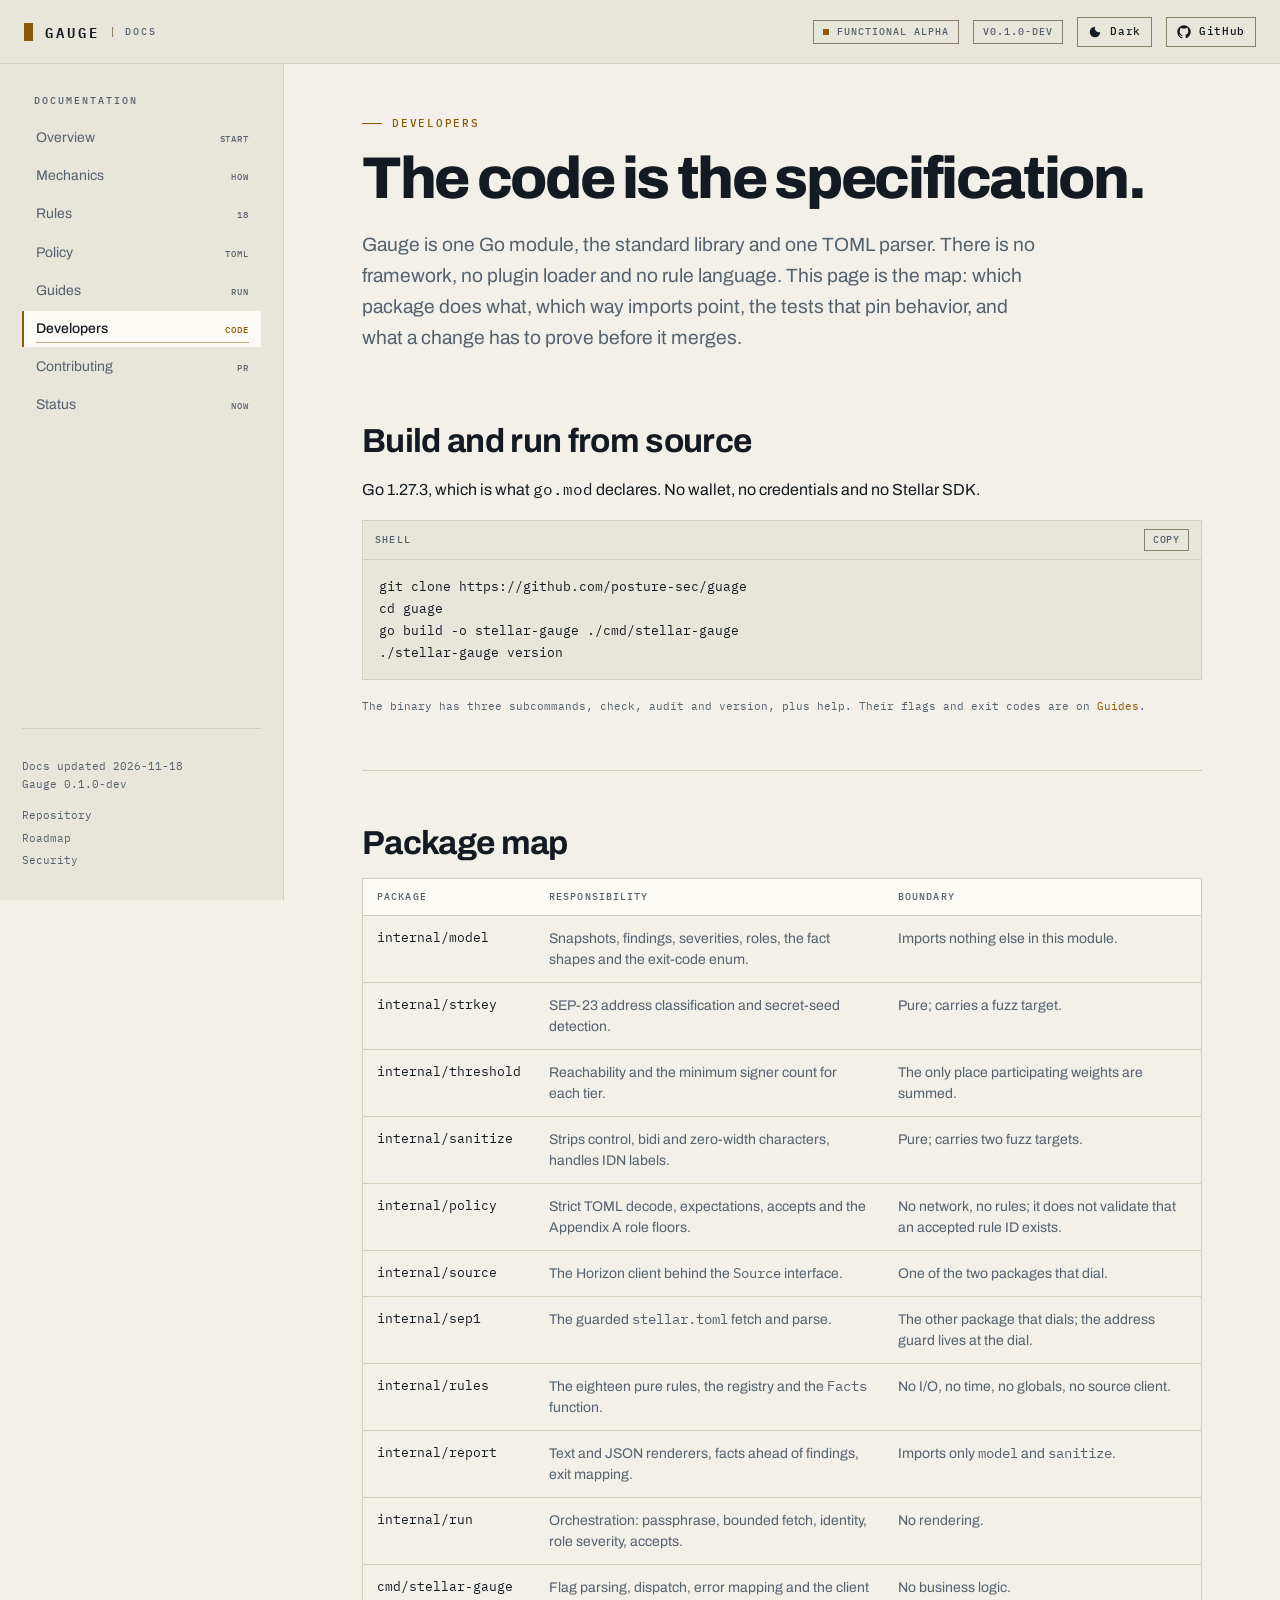
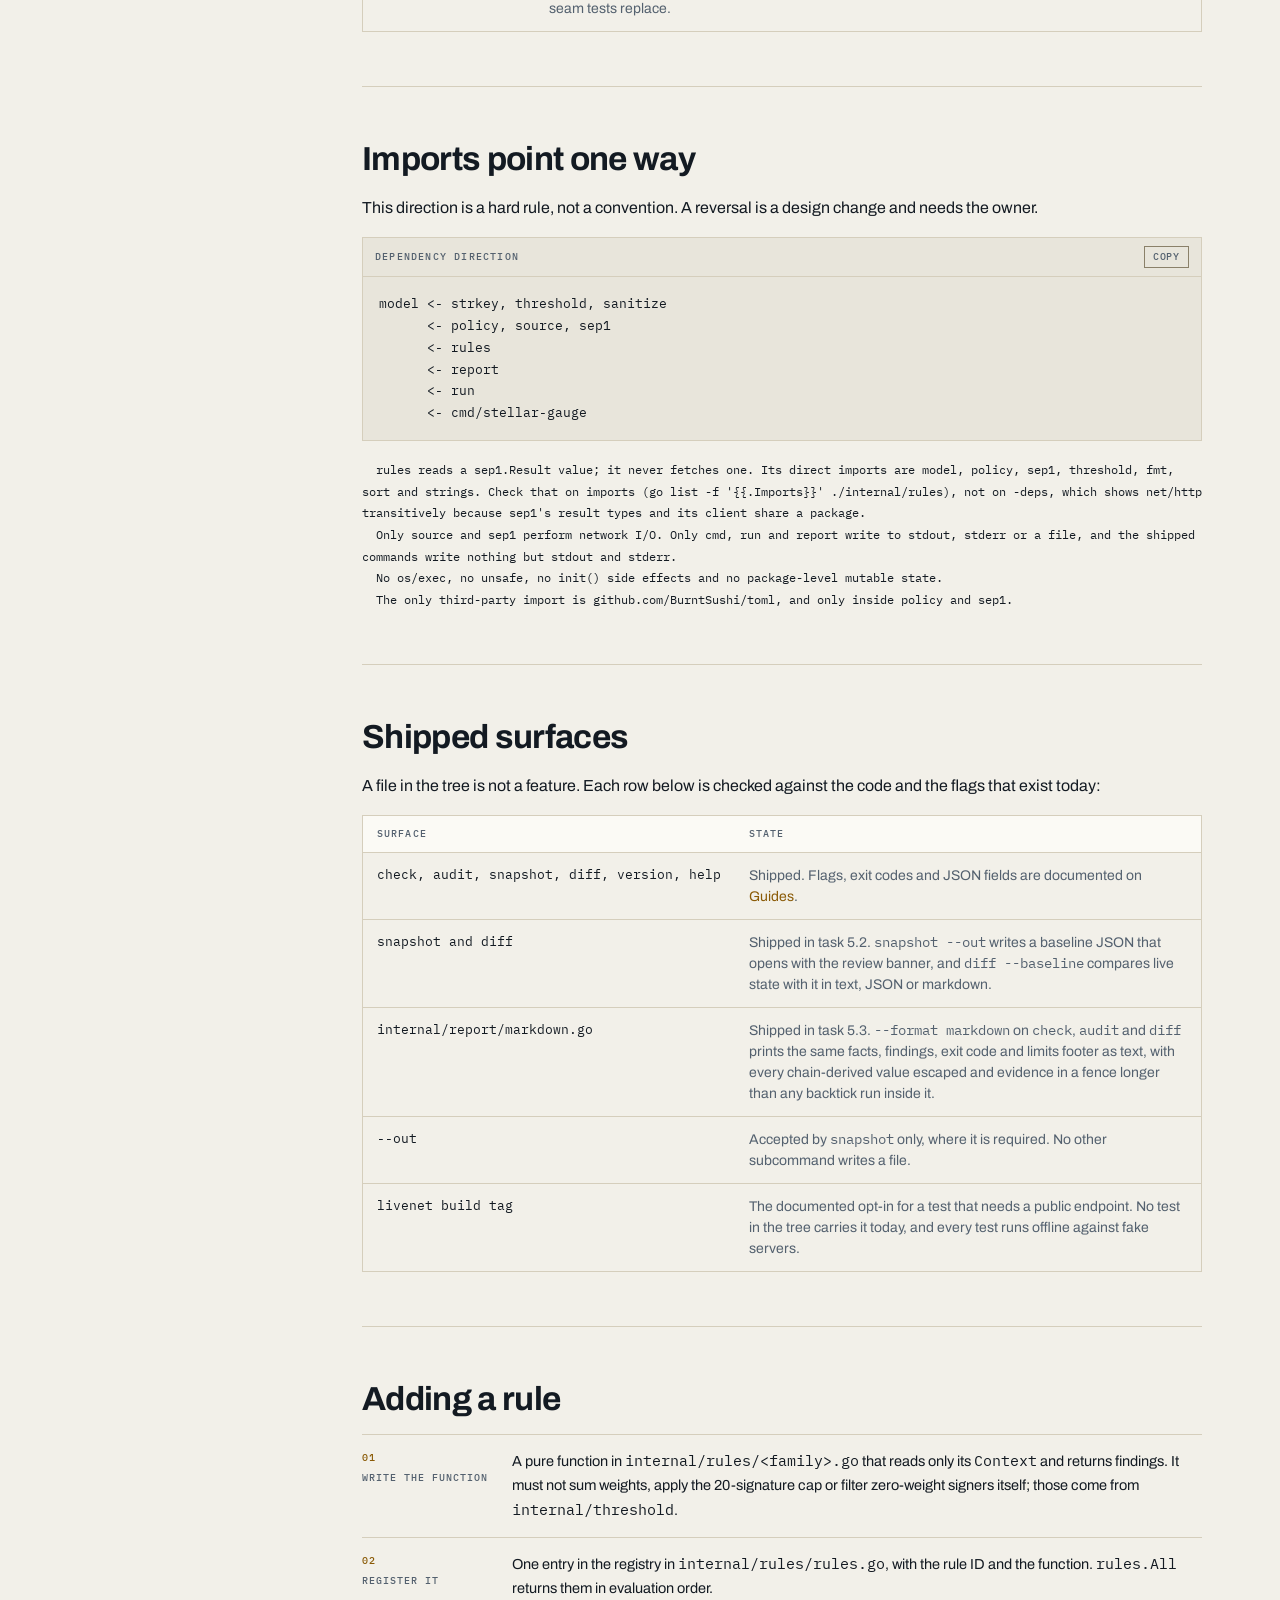
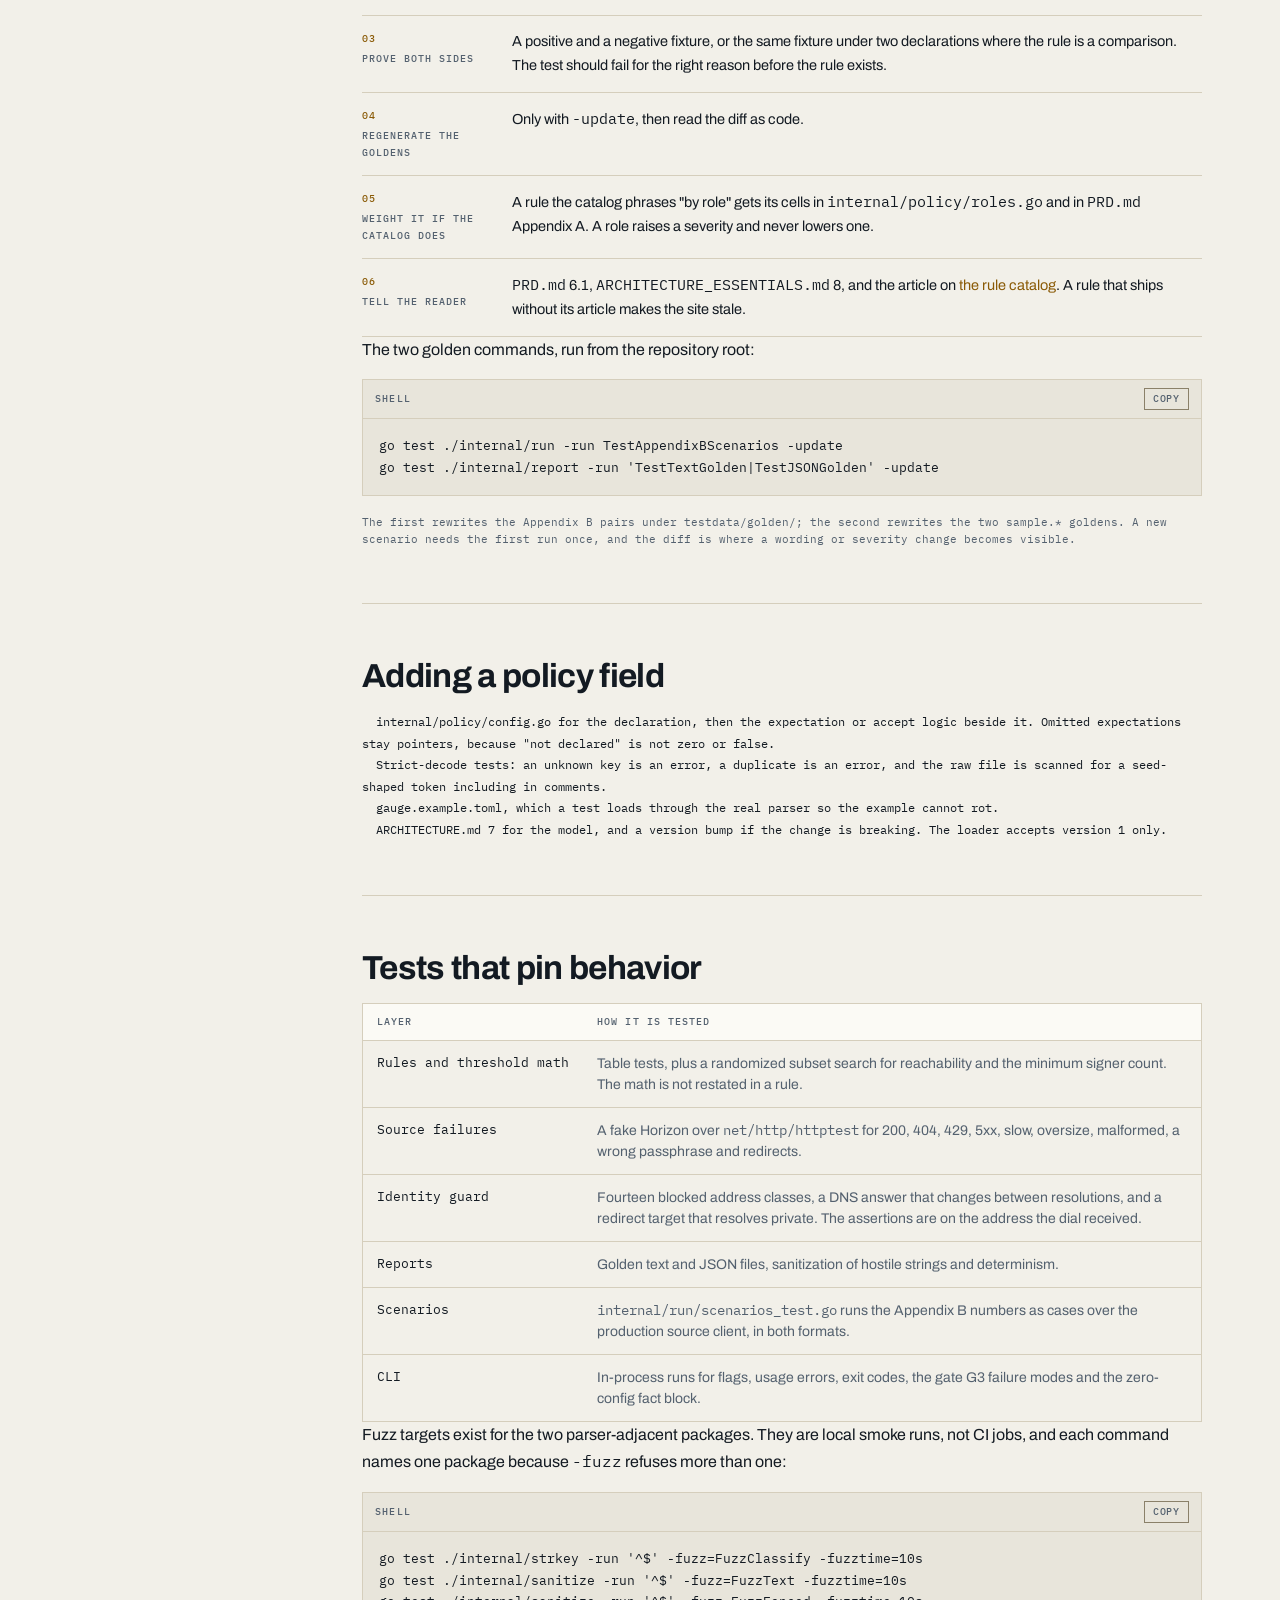
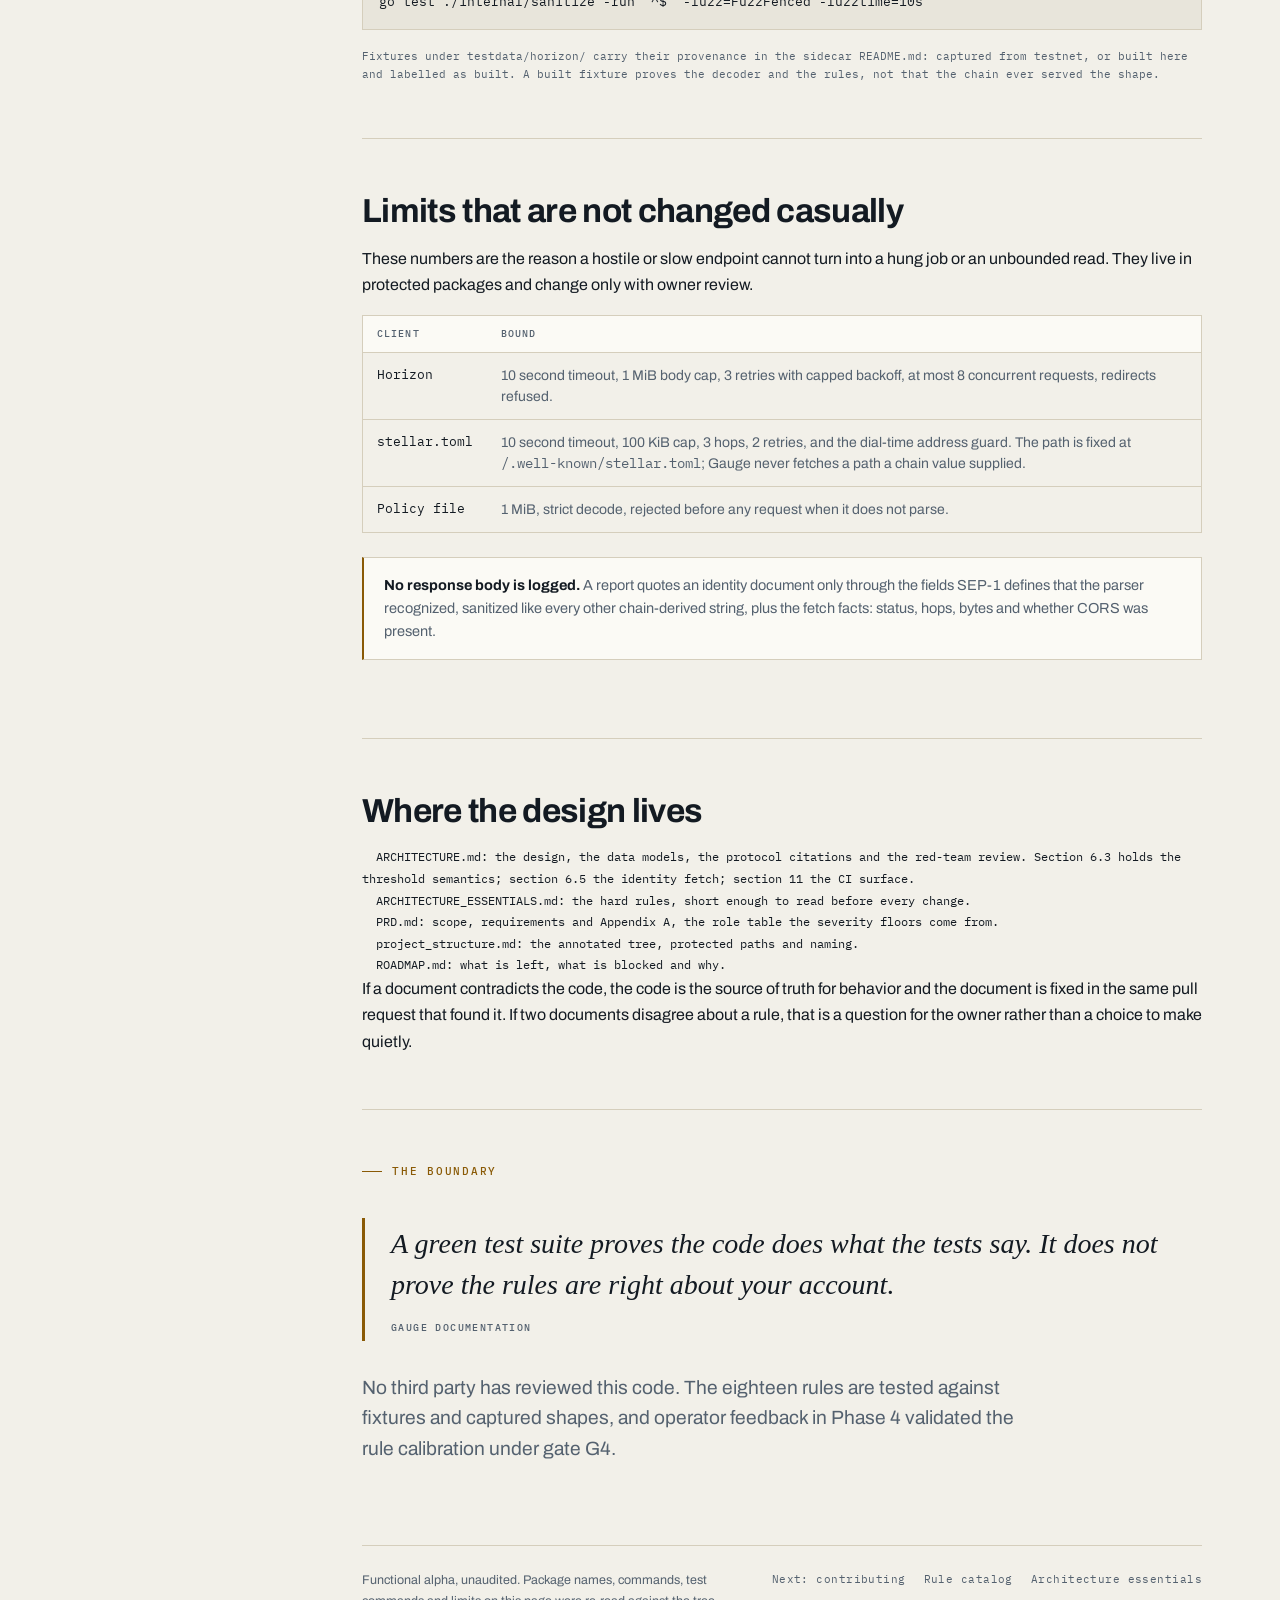
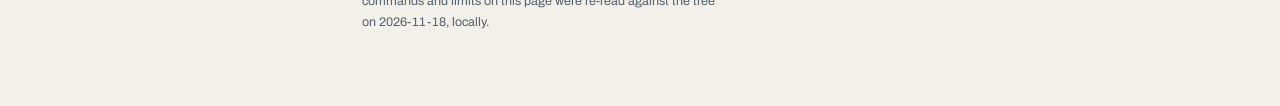
<file: site/developers.html>
<!doctype html>
<html lang="en">
<head>
  <meta charset="utf-8">
  <meta name="viewport" content="width=device-width, initial-scale=1">
  <title>Developer guide · Gauge docs</title>
  <meta name="description" content="The Gauge codebase: package map, import direction, the tests that pin behavior, adding a rule or a policy field, and the limits that are not changed casually.">
  <meta property="og:type" content="article">
  <meta property="og:title" content="Developer guide · Gauge docs">
  <meta property="og:description" content="Where the code lives, which way imports point, and how a change is proven before it ships.">
  <meta property="og:url" content="https://posture-sec.github.io/guage/developers.html">
  <meta property="og:image" content="https://posture-sec.github.io/guage/assets/og.png">
  <link rel="icon" href="assets/favicon.svg" type="image/svg+xml">
  <meta name="theme-color" content="#080b10">
  <script>
    // Choose the theme before first paint so neither mode flashes the other.
    (() => {
      let stored = null;
      try { stored = localStorage.getItem("gauge-theme"); } catch {}
      const light = stored ? stored === "light" : matchMedia("(prefers-color-scheme: light)").matches;
      document.documentElement.dataset.theme = light ? "light" : "dark";
      document.documentElement.dataset.themeReady = "";
    })();
  </script>
  <link rel="preconnect" href="https://fonts.googleapis.com">
  <link rel="preconnect" href="https://fonts.gstatic.com" crossorigin>
  <link href="https://fonts.googleapis.com/css2?family=Archivo:wght@400;500;600;700;800&family=IBM+Plex+Mono:wght@400;500;600&display=swap" rel="stylesheet">
  <link rel="stylesheet" href="assets/site.css">
  <link rel="stylesheet" href="assets/motion.css">
  <script src="assets/site.js" defer></script>
  <script src="assets/motion.js" defer></script>
</head>
<body data-page="developers">
  <a class="skip-link" href="#main">Skip to content</a>
  <div class="site">
    <header class="topbar">
      <a class="brand" href="index.html"><span class="brand-mark"></span>Gauge<span class="brand-sub">docs</span></a>
      <div class="topbar-right">
        <span class="status-pill">Functional alpha</span>
        <span class="version-pill">v0.1.0-dev</span>
        <button class="theme-toggle" type="button" aria-label="Switch to light theme">
          <svg class="icon-sun" viewBox="0 0 24 24" aria-hidden="true"><circle cx="12" cy="12" r="5" fill="currentColor"/><path fill="none" stroke="currentColor" stroke-width="2" d="M12 1.5v3M12 19.5v3M1.5 12h3M19.5 12h3M4.4 4.4l2.1 2.1M17.5 17.5l2.1 2.1M19.6 4.4l-2.1 2.1M6.5 17.5l-2.1 2.1"/></svg>
          <svg class="icon-moon" viewBox="0 0 24 24" aria-hidden="true"><path fill="currentColor" d="M12 3a9 9 0 1 0 9 9 7 7 0 0 1-9-9z"/></svg>
          <span>Light</span>
        </button>
        <a class="icon-link" href="https://github.com/posture-sec/guage">
          <svg viewBox="0 0 24 24" aria-hidden="true"><path fill="currentColor" d="M12 .5C5.7.5.5 5.7.5 12c0 5.1 3.3 9.4 7.9 10.9.6.1.8-.3.8-.6v-2c-3.2.7-3.9-1.5-3.9-1.5-.5-1.3-1.2-1.7-1.2-1.7-1-.7.1-.7.1-.7 1.1.1 1.7 1.2 1.7 1.2 1 1.7 2.6 1.2 3.2.9.1-.7.4-1.2.7-1.5-2.6-.3-5.3-1.3-5.3-5.8 0-1.3.5-2.3 1.2-3.1-.1-.3-.5-1.5.1-3.1 0 0 1-.3 3.2 1.2a11 11 0 0 1 5.8 0C17.1 4.2 18.1 4.5 18.1 4.5c.6 1.6.2 2.8.1 3.1.8.8 1.2 1.8 1.2 3.1 0 4.5-2.7 5.5-5.3 5.8.4.4.8 1.1.8 2.2v3.3c0 .3.2.7.8.6 4.6-1.5 7.9-5.8 7.9-10.9C23.5 5.7 18.3.5 12 .5z"/></svg>
          <span>GitHub</span>
        </a>
      </div>
    </header>

    <aside class="sidebar">
      <p class="side-label">Documentation</p>
      <nav class="side-nav" aria-label="Documentation">
        <a href="index.html">Overview <span>start</span></a>
        <a href="mechanics.html">Mechanics <span>how</span></a>
        <a href="rules.html">Rules <span>18</span></a>
        <a href="policy.html">Policy <span>toml</span></a>
        <a href="guides.html">Guides <span>run</span></a>
        <a href="developers.html" aria-current="page">Developers <span>code</span></a>
        <a href="contributing.html">Contributing <span>pr</span></a>
        <a href="status.html">Status <span>now</span></a>
      </nav>
      <div class="side-meta">
        <p>Docs updated 2026-11-18<br>Gauge 0.1.0-dev</p>
        <a href="https://github.com/posture-sec/guage">Repository</a>
        <a href="https://github.com/posture-sec/guage/blob/main/ROADMAP.md">Roadmap</a>
        <a href="https://github.com/posture-sec/guage/blob/main/SECURITY.md">Security</a>
      </div>
    </aside>

    <main class="main" id="main">
      <div class="content">
        <p class="eyebrow">Developers</p>
        <h1>The code is the specification.</h1>
        <p class="lede">Gauge is one Go module, the standard library and one TOML parser. There is no framework, no plugin loader and no rule language. This page is the map: which package does what, which way imports point, the tests that pin behavior, and what a change has to prove before it merges.</p>

        <section class="section">
          <h2>Build and run from source</h2>
          <p>Go 1.27.3, which is what <code>go.mod</code> declares. No wallet, no credentials and no Stellar SDK.</p>
          <div class="code" data-copy>
            <div class="code-label"><span>Shell</span></div>
            <pre>git clone https://github.com/posture-sec/guage
cd guage
go build -o stellar-gauge ./cmd/stellar-gauge
./stellar-gauge version</pre>
          </div>
          <p class="table-caption">The binary has three subcommands, <code>check</code>, <code>audit</code> and <code>version</code>, plus <code>help</code>. Their flags and exit codes are on <a href="guides.html">Guides</a>.</p>
        </section>

        <section class="section">
          <h2>Package map</h2>
          <div class="table-wrap">
            <table>
              <thead>
                <tr><th>Package</th><th>Responsibility</th><th>Boundary</th></tr>
              </thead>
              <tbody>
                <tr><td><code>internal/model</code></td><td>Snapshots, findings, severities, roles, the fact shapes and the exit-code enum.</td><td>Imports nothing else in this module.</td></tr>
                <tr><td><code>internal/strkey</code></td><td>SEP-23 address classification and secret-seed detection.</td><td>Pure; carries a fuzz target.</td></tr>
                <tr><td><code>internal/threshold</code></td><td>Reachability and the minimum signer count for each tier.</td><td>The only place participating weights are summed.</td></tr>
                <tr><td><code>internal/sanitize</code></td><td>Strips control, bidi and zero-width characters, handles IDN labels.</td><td>Pure; carries two fuzz targets.</td></tr>
                <tr><td><code>internal/policy</code></td><td>Strict TOML decode, expectations, accepts and the Appendix A role floors.</td><td>No network, no rules; it does not validate that an accepted rule ID exists.</td></tr>
                <tr><td><code>internal/source</code></td><td>The Horizon client behind the <code>Source</code> interface.</td><td>One of the two packages that dial.</td></tr>
                <tr><td><code>internal/sep1</code></td><td>The guarded <code>stellar.toml</code> fetch and parse.</td><td>The other package that dials; the address guard lives at the dial.</td></tr>
                <tr><td><code>internal/rules</code></td><td>The eighteen pure rules, the registry and the <code>Facts</code> function.</td><td>No I/O, no time, no globals, no source client.</td></tr>
                <tr><td><code>internal/report</code></td><td>Text and JSON renderers, facts ahead of findings, exit mapping.</td><td>Imports only <code>model</code> and <code>sanitize</code>.</td></tr>
                <tr><td><code>internal/run</code></td><td>Orchestration: passphrase, bounded fetch, identity, role severity, accepts.</td><td>No rendering.</td></tr>
                <tr><td><code>cmd/stellar-gauge</code></td><td>Flag parsing, dispatch, error mapping and the client seam tests replace.</td><td>No business logic.</td></tr>
              </tbody>
            </table>
          </div>
        </section>

        <section class="section">
          <h2>Imports point one way</h2>
          <p>This direction is a hard rule, not a convention. A reversal is a design change and needs the owner.</p>
          <div class="code" data-copy>
            <div class="code-label"><span>Dependency direction</span></div>
            <pre>model &lt;- strkey, threshold, sanitize
      &lt;- policy, source, sep1
      &lt;- rules
      &lt;- report
      &lt;- run
      &lt;- cmd/stellar-gauge</pre>
          </div>
          <ul class="flow-list">
            <li><code>rules</code> reads a <code>sep1.Result</code> value; it never fetches one. Its direct imports are <code>model</code>, <code>policy</code>, <code>sep1</code>, <code>threshold</code>, <code>fmt</code>, <code>sort</code> and <code>strings</code>. Check that on imports (<code>go list -f '{{.Imports}}' ./internal/rules</code>), not on <code>-deps</code>, which shows <code>net/http</code> transitively because <code>sep1</code>'s result types and its client share a package.</li>
            <li>Only <code>source</code> and <code>sep1</code> perform network I/O. Only <code>cmd</code>, <code>run</code> and <code>report</code> write to stdout, stderr or a file, and the shipped commands write nothing but stdout and stderr.</li>
            <li>No <code>os/exec</code>, no <code>unsafe</code>, no <code>init()</code> side effects and no package-level mutable state.</li>
            <li>The only third-party import is <code>github.com/BurntSushi/toml</code>, and only inside <code>policy</code> and <code>sep1</code>.</li>
          </ul>
        </section>

        <section class="section">
          <h2>Shipped surfaces</h2>
          <p>A file in the tree is not a feature. Each row below is checked against the code and the flags that exist today:</p>
          <div class="table-wrap">
            <table>
              <thead>
                <tr><th>Surface</th><th>State</th></tr>
              </thead>
              <tbody>
                <tr><td><code>check</code>, <code>audit</code>, <code>snapshot</code>, <code>diff</code>, <code>version</code>, <code>help</code></td><td>Shipped. Flags, exit codes and JSON fields are documented on <a href="guides.html">Guides</a>.</td></tr>
                <tr><td><code>snapshot</code> and <code>diff</code></td><td>Shipped in task 5.2. <code>snapshot --out</code> writes a baseline JSON that opens with the review banner, and <code>diff --baseline</code> compares live state with it in text, JSON or markdown.</td></tr>
                <tr><td><code>internal/report/markdown.go</code></td><td>Shipped in task 5.3. <code>--format markdown</code> on <code>check</code>, <code>audit</code> and <code>diff</code> prints the same facts, findings, exit code and limits footer as text, with every chain-derived value escaped and evidence in a fence longer than any backtick run inside it.</td></tr>
                <tr><td><code>--out</code></td><td>Accepted by <code>snapshot</code> only, where it is required. No other subcommand writes a file.</td></tr>
                <tr><td><code>livenet</code> build tag</td><td>The documented opt-in for a test that needs a public endpoint. No test in the tree carries it today, and every test runs offline against fake servers.</td></tr>
              </tbody>
            </table>
          </div>
        </section>

        <section class="section">
          <h2>Adding a rule</h2>
          <ol class="status-list">
            <li><b>Write the function</b><span>A pure function in <code>internal/rules/&lt;family&gt;.go</code> that reads only its <code>Context</code> and returns findings. It must not sum weights, apply the 20-signature cap or filter zero-weight signers itself; those come from <code>internal/threshold</code>.</span></li>
            <li><b>Register it</b><span>One entry in the registry in <code>internal/rules/rules.go</code>, with the rule ID and the function. <code>rules.All</code> returns them in evaluation order.</span></li>
            <li><b>Prove both sides</b><span>A positive and a negative fixture, or the same fixture under two declarations where the rule is a comparison. The test should fail for the right reason before the rule exists.</span></li>
            <li><b>Regenerate the goldens</b><span>Only with <code>-update</code>, then read the diff as code.</span></li>
            <li><b>Weight it if the catalog does</b><span>A rule the catalog phrases "by role" gets its cells in <code>internal/policy/roles.go</code> and in <code>PRD.md</code> Appendix A. A role raises a severity and never lowers one.</span></li>
            <li><b>Tell the reader</b><span><code>PRD.md</code> 6.1, <code>ARCHITECTURE_ESSENTIALS.md</code> 8, and the article on <a href="rules.html">the rule catalog</a>. A rule that ships without its article makes the site stale.</span></li>
          </ol>
          <p>The two golden commands, run from the repository root:</p>
          <div class="code" data-copy>
            <div class="code-label"><span>Shell</span></div>
            <pre>go test ./internal/run -run TestAppendixBScenarios -update
go test ./internal/report -run 'TestTextGolden|TestJSONGolden' -update</pre>
          </div>
          <p class="table-caption">The first rewrites the Appendix B pairs under <code>testdata/golden/</code>; the second rewrites the two <code>sample.*</code> goldens. A new scenario needs the first run once, and the diff is where a wording or severity change becomes visible.</p>
        </section>

        <section class="section">
          <h2>Adding a policy field</h2>
          <ul class="flow-list">
            <li><code>internal/policy/config.go</code> for the declaration, then the expectation or accept logic beside it. Omitted expectations stay pointers, because "not declared" is not zero or false.</li>
            <li>Strict-decode tests: an unknown key is an error, a duplicate is an error, and the raw file is scanned for a seed-shaped token including in comments.</li>
            <li><code>gauge.example.toml</code>, which a test loads through the real parser so the example cannot rot.</li>
            <li><code>ARCHITECTURE.md</code> 7 for the model, and a <code>version</code> bump if the change is breaking. The loader accepts version 1 only.</li>
          </ul>
        </section>

        <section class="section">
          <h2>Tests that pin behavior</h2>
          <div class="table-wrap">
            <table>
              <thead>
                <tr><th>Layer</th><th>How it is tested</th></tr>
              </thead>
              <tbody>
                <tr><td>Rules and threshold math</td><td>Table tests, plus a randomized subset search for reachability and the minimum signer count. The math is not restated in a rule.</td></tr>
                <tr><td>Source failures</td><td>A fake Horizon over <code>net/http/httptest</code> for 200, 404, 429, 5xx, slow, oversize, malformed, a wrong passphrase and redirects.</td></tr>
                <tr><td>Identity guard</td><td>Fourteen blocked address classes, a DNS answer that changes between resolutions, and a redirect target that resolves private. The assertions are on the address the dial received.</td></tr>
                <tr><td>Reports</td><td>Golden text and JSON files, sanitization of hostile strings and determinism.</td></tr>
                <tr><td>Scenarios</td><td><code>internal/run/scenarios_test.go</code> runs the Appendix B numbers as cases over the production source client, in both formats.</td></tr>
                <tr><td>CLI</td><td>In-process runs for flags, usage errors, exit codes, the gate G3 failure modes and the zero-config fact block.</td></tr>
              </tbody>
            </table>
          </div>
          <p>Fuzz targets exist for the two parser-adjacent packages. They are local smoke runs, not CI jobs, and each command names one package because <code>-fuzz</code> refuses more than one:</p>
          <div class="code" data-copy>
            <div class="code-label"><span>Shell</span></div>
            <pre>go test ./internal/strkey -run '^$' -fuzz=FuzzClassify -fuzztime=10s
go test ./internal/sanitize -run '^$' -fuzz=FuzzText -fuzztime=10s
go test ./internal/sanitize -run '^$' -fuzz=FuzzFenced -fuzztime=10s</pre>
          </div>
          <p class="table-caption">Fixtures under <code>testdata/horizon/</code> carry their provenance in the sidecar <code>README.md</code>: captured from testnet, or built here and labelled as built. A built fixture proves the decoder and the rules, not that the chain ever served the shape.</p>
        </section>

        <section class="section">
          <h2>Limits that are not changed casually</h2>
          <p>These numbers are the reason a hostile or slow endpoint cannot turn into a hung job or an unbounded read. They live in protected packages and change only with owner review.</p>
          <div class="table-wrap">
            <table>
              <thead>
                <tr><th>Client</th><th>Bound</th></tr>
              </thead>
              <tbody>
                <tr><td>Horizon</td><td>10 second timeout, 1 MiB body cap, 3 retries with capped backoff, at most 8 concurrent requests, redirects refused.</td></tr>
                <tr><td><code>stellar.toml</code></td><td>10 second timeout, 100 KiB cap, 3 hops, 2 retries, and the dial-time address guard. The path is fixed at <code>/.well-known/stellar.toml</code>; Gauge never fetches a path a chain value supplied.</td></tr>
                <tr><td>Policy file</td><td>1 MiB, strict decode, rejected before any request when it does not parse.</td></tr>
              </tbody>
            </table>
          </div>
          <div class="note">
            <p><strong>No response body is logged.</strong> A report quotes an identity document only through the fields SEP-1 defines that the parser recognized, sanitized like every other chain-derived string, plus the fetch facts: status, hops, bytes and whether CORS was present.</p>
          </div>
        </section>

        <section class="section">
          <h2>Where the design lives</h2>
          <ul class="flow-list">
            <li><code>ARCHITECTURE.md</code>: the design, the data models, the protocol citations and the red-team review. Section 6.3 holds the threshold semantics; section 6.5 the identity fetch; section 11 the CI surface.</li>
            <li><code>ARCHITECTURE_ESSENTIALS.md</code>: the hard rules, short enough to read before every change.</li>
            <li><code>PRD.md</code>: scope, requirements and Appendix A, the role table the severity floors come from.</li>
            <li><code>project_structure.md</code>: the annotated tree, protected paths and naming.</li>
            <li><code>ROADMAP.md</code>: what is left, what is blocked and why.</li>
          </ul>
          <p>If a document contradicts the code, the code is the source of truth for behavior and the document is fixed in the same pull request that found it. If two documents disagree about a rule, that is a question for the owner rather than a choice to make quietly.</p>
        </section>

        <section class="section">
          <p class="eyebrow">The boundary</p>
          <blockquote class="limits">
            A green test suite proves the code does what the tests say. It does not prove the rules are right about your account.
            <cite>Gauge documentation</cite>
          </blockquote>
          <p class="lede">No third party has reviewed this code. The eighteen rules are tested against fixtures and captured shapes, and operator feedback in Phase 4 validated the rule calibration under gate G4.</p>
        </section>

        <footer class="footer">
          <p>Functional alpha, unaudited. Package names, commands, test commands and limits on this page were re-read against the tree on 2026-11-18, locally.</p>
          <div class="footer-links">
            <a href="contributing.html">Next: contributing</a>
            <a href="rules.html">Rule catalog</a>
            <a href="https://github.com/posture-sec/guage/blob/main/ARCHITECTURE_ESSENTIALS.md">Architecture essentials</a>
          </div>
        </footer>
      </div>
    </main>
  </div>
</body>
</html>
</file>
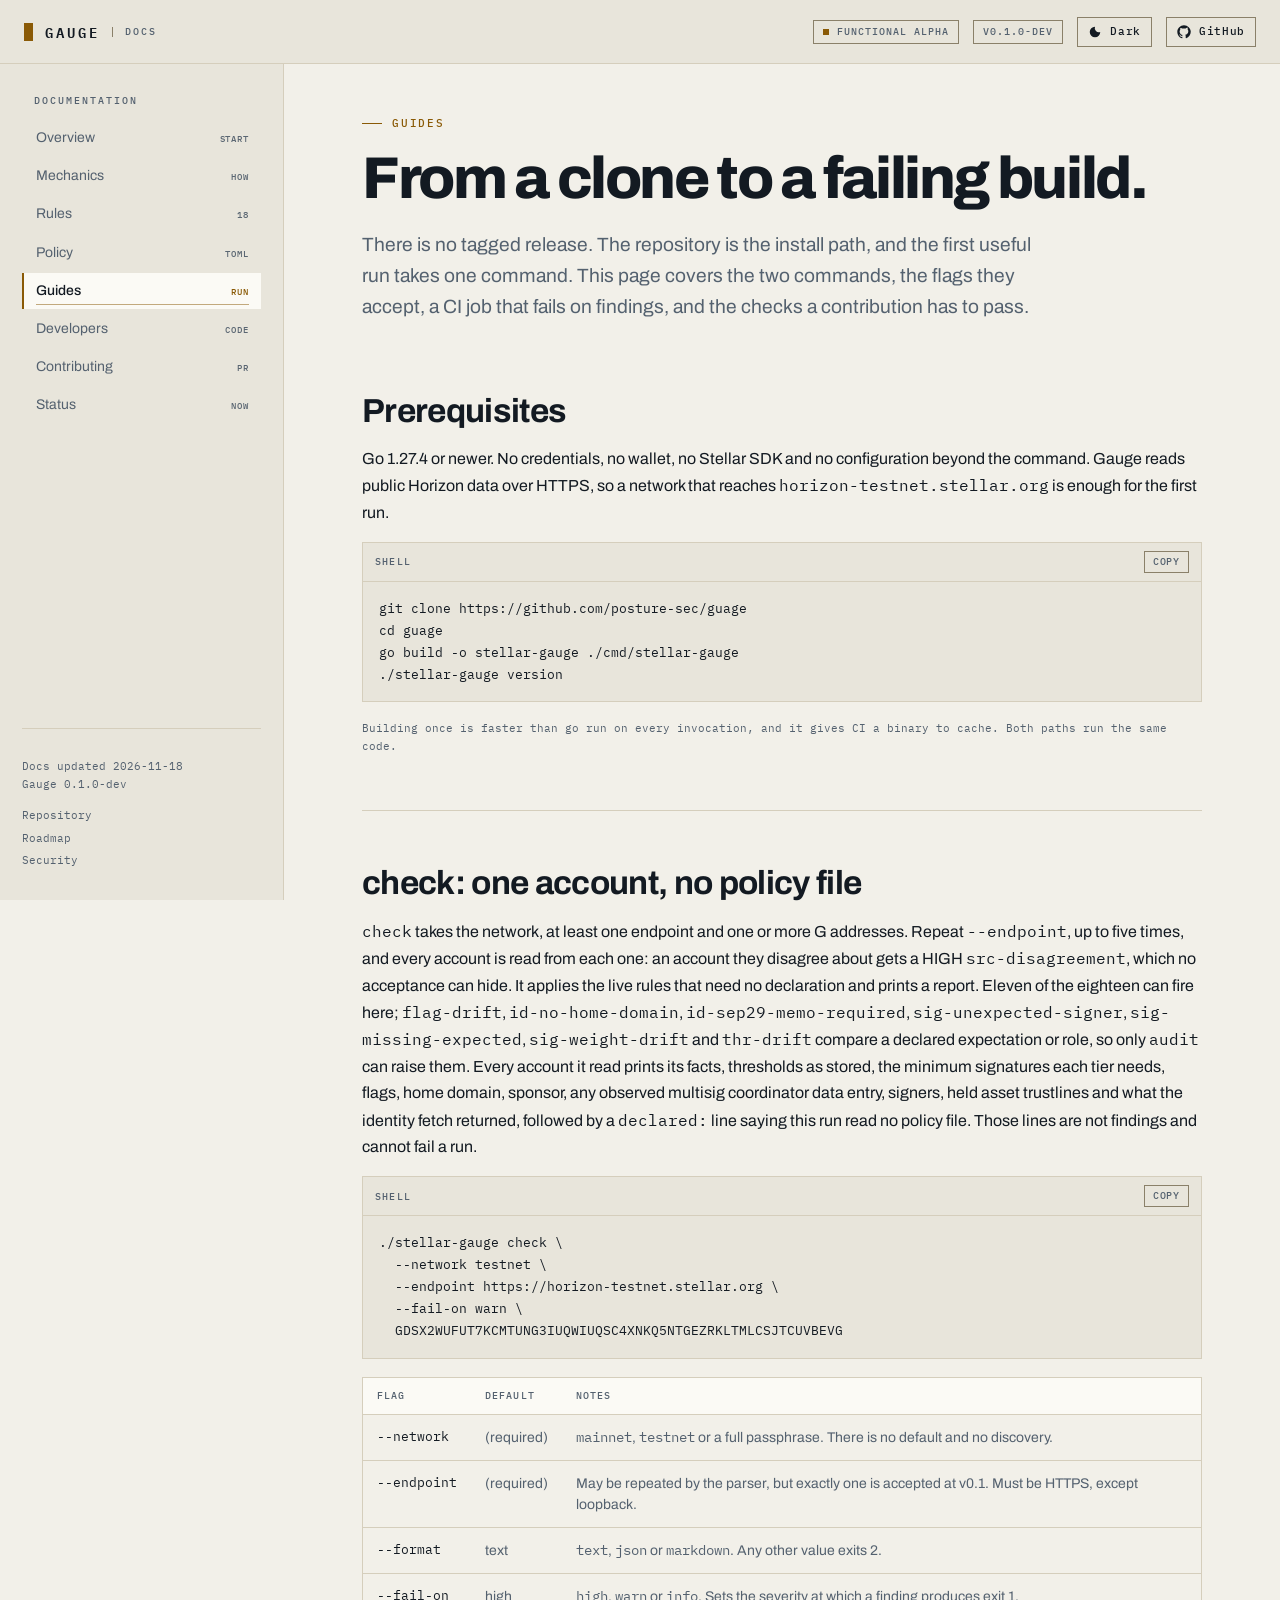
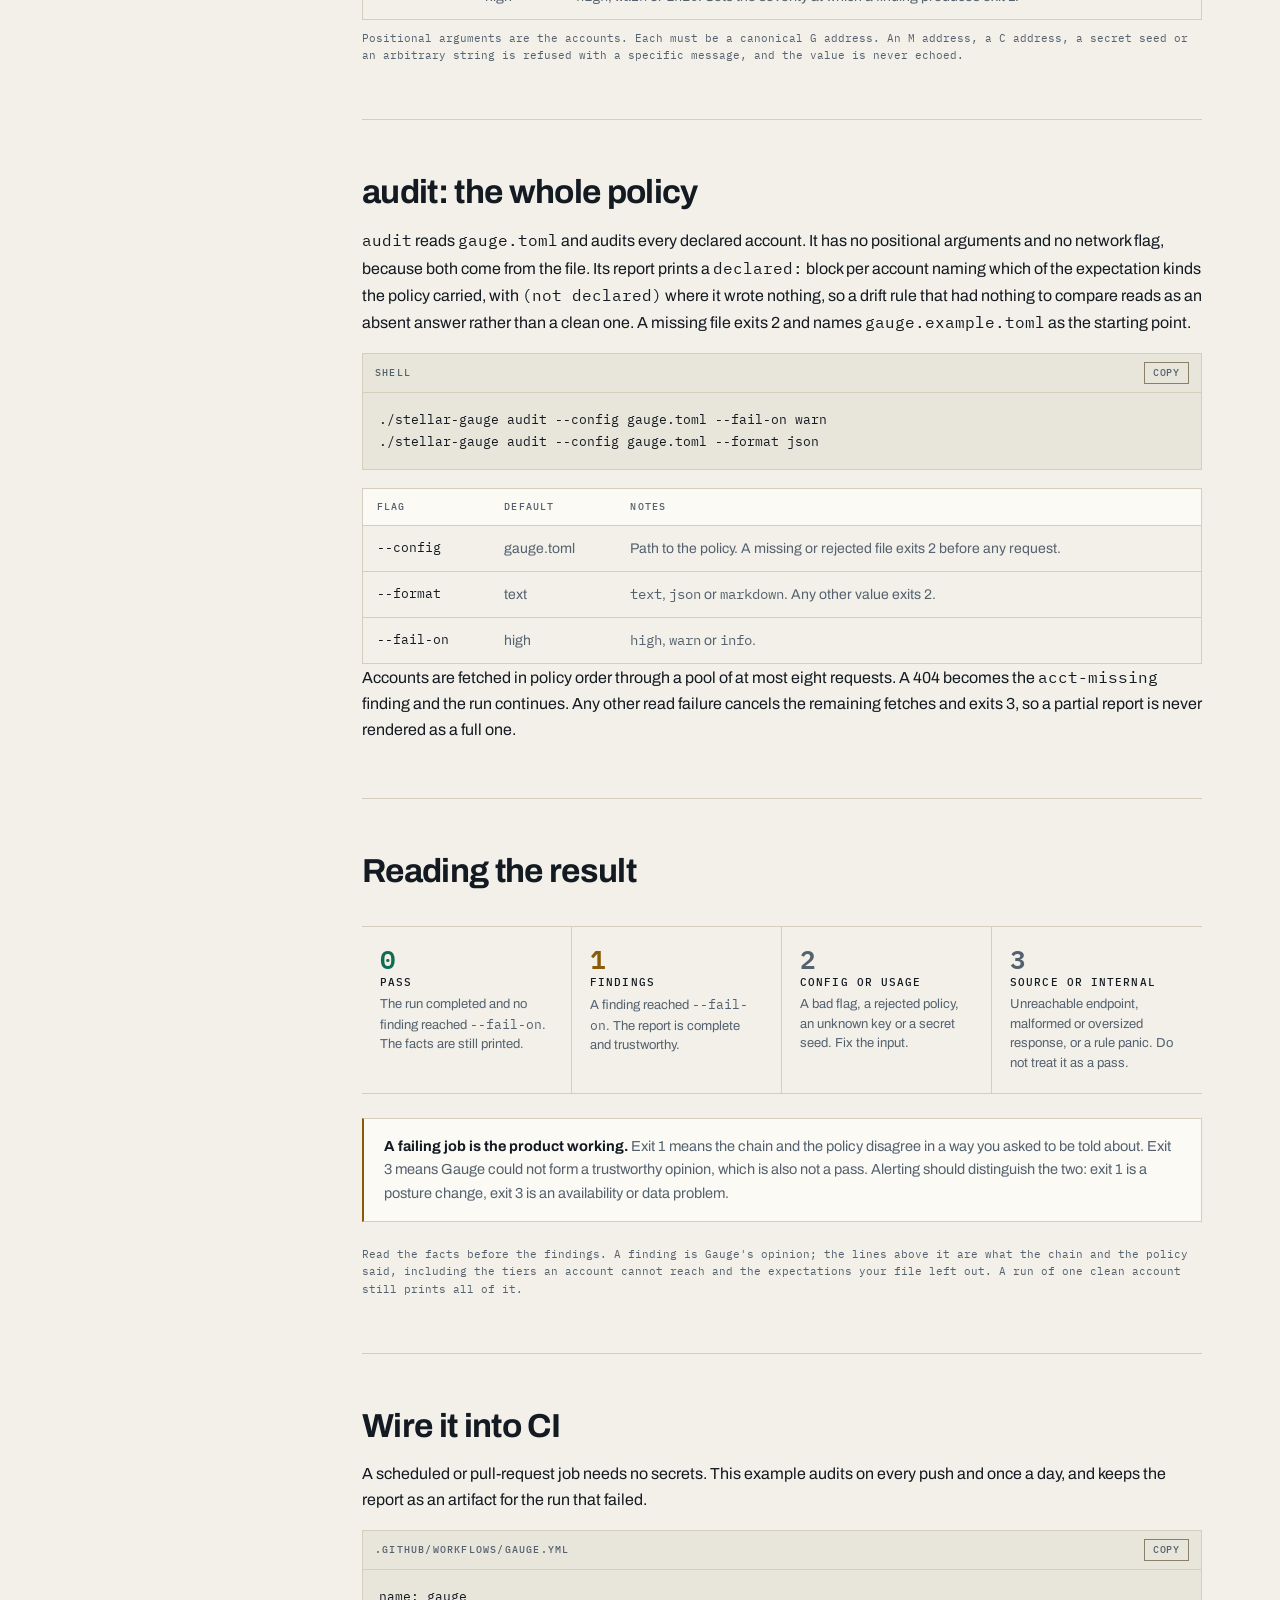
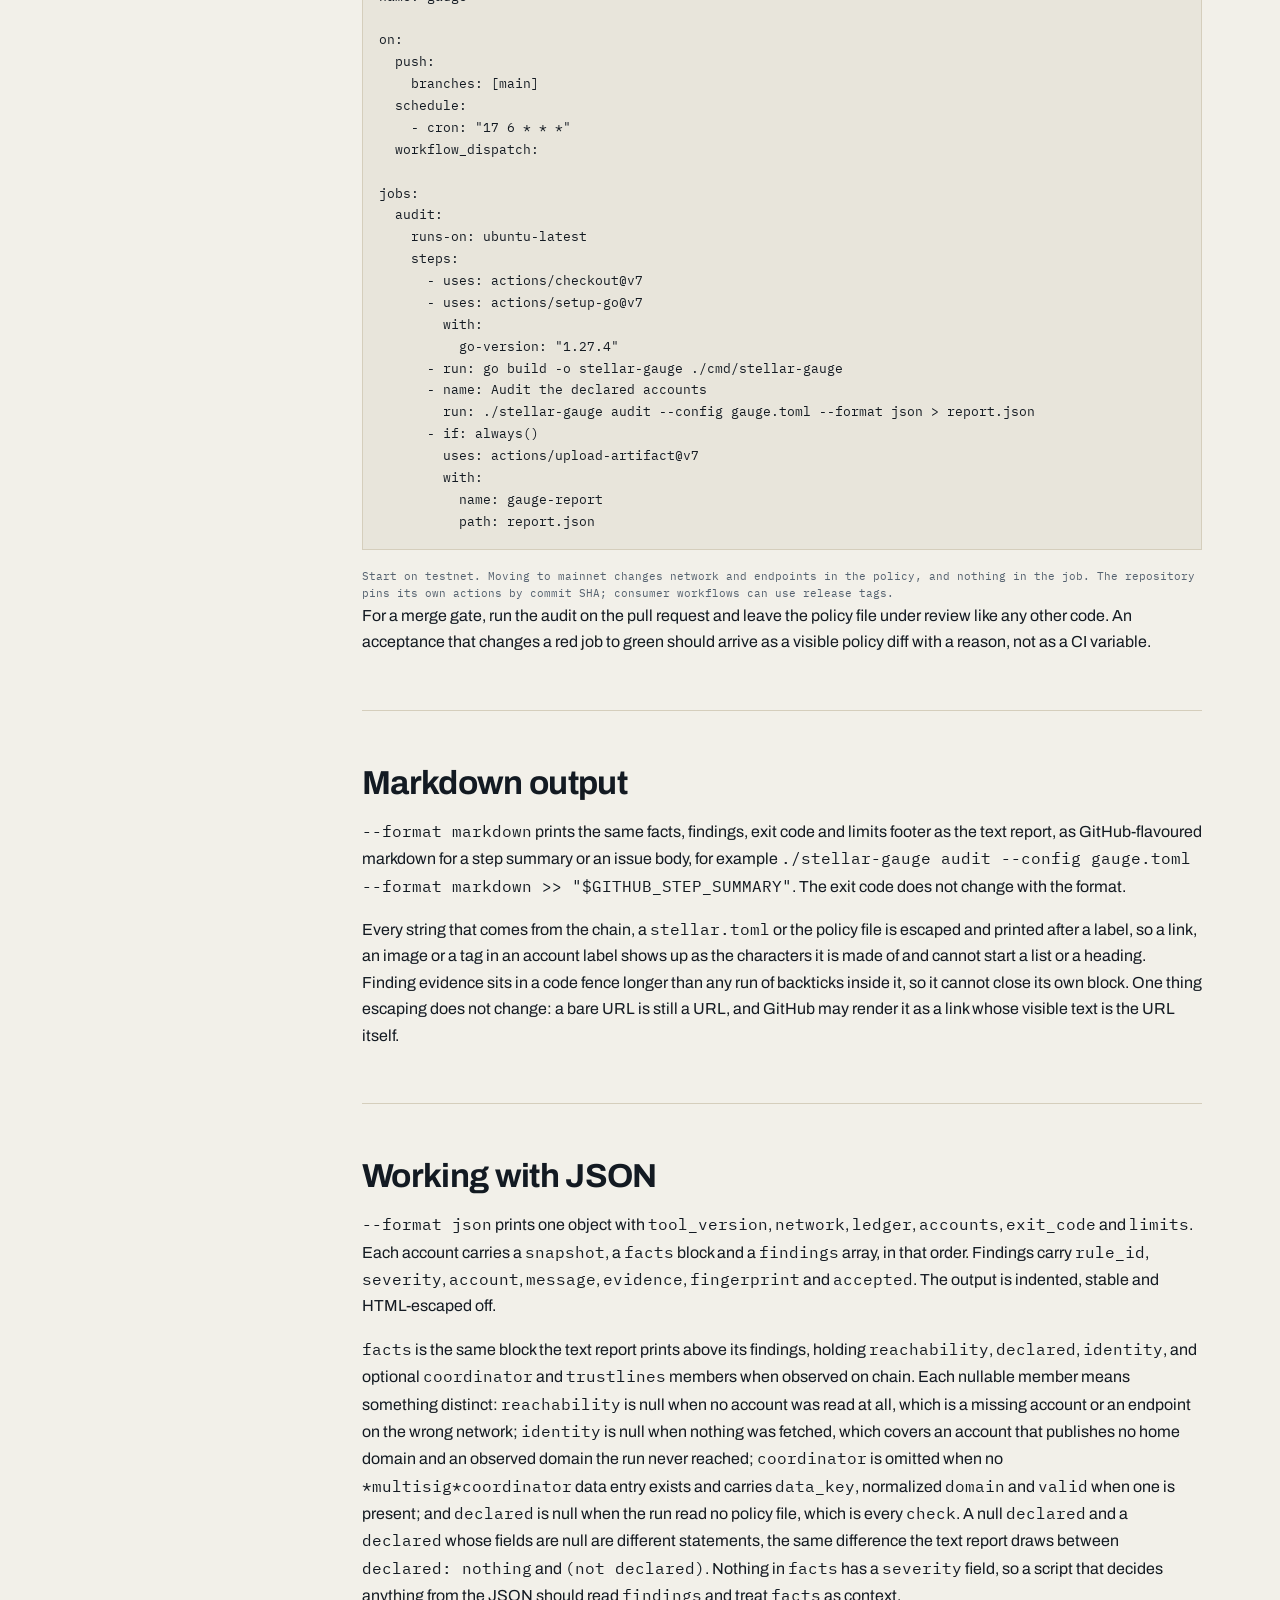
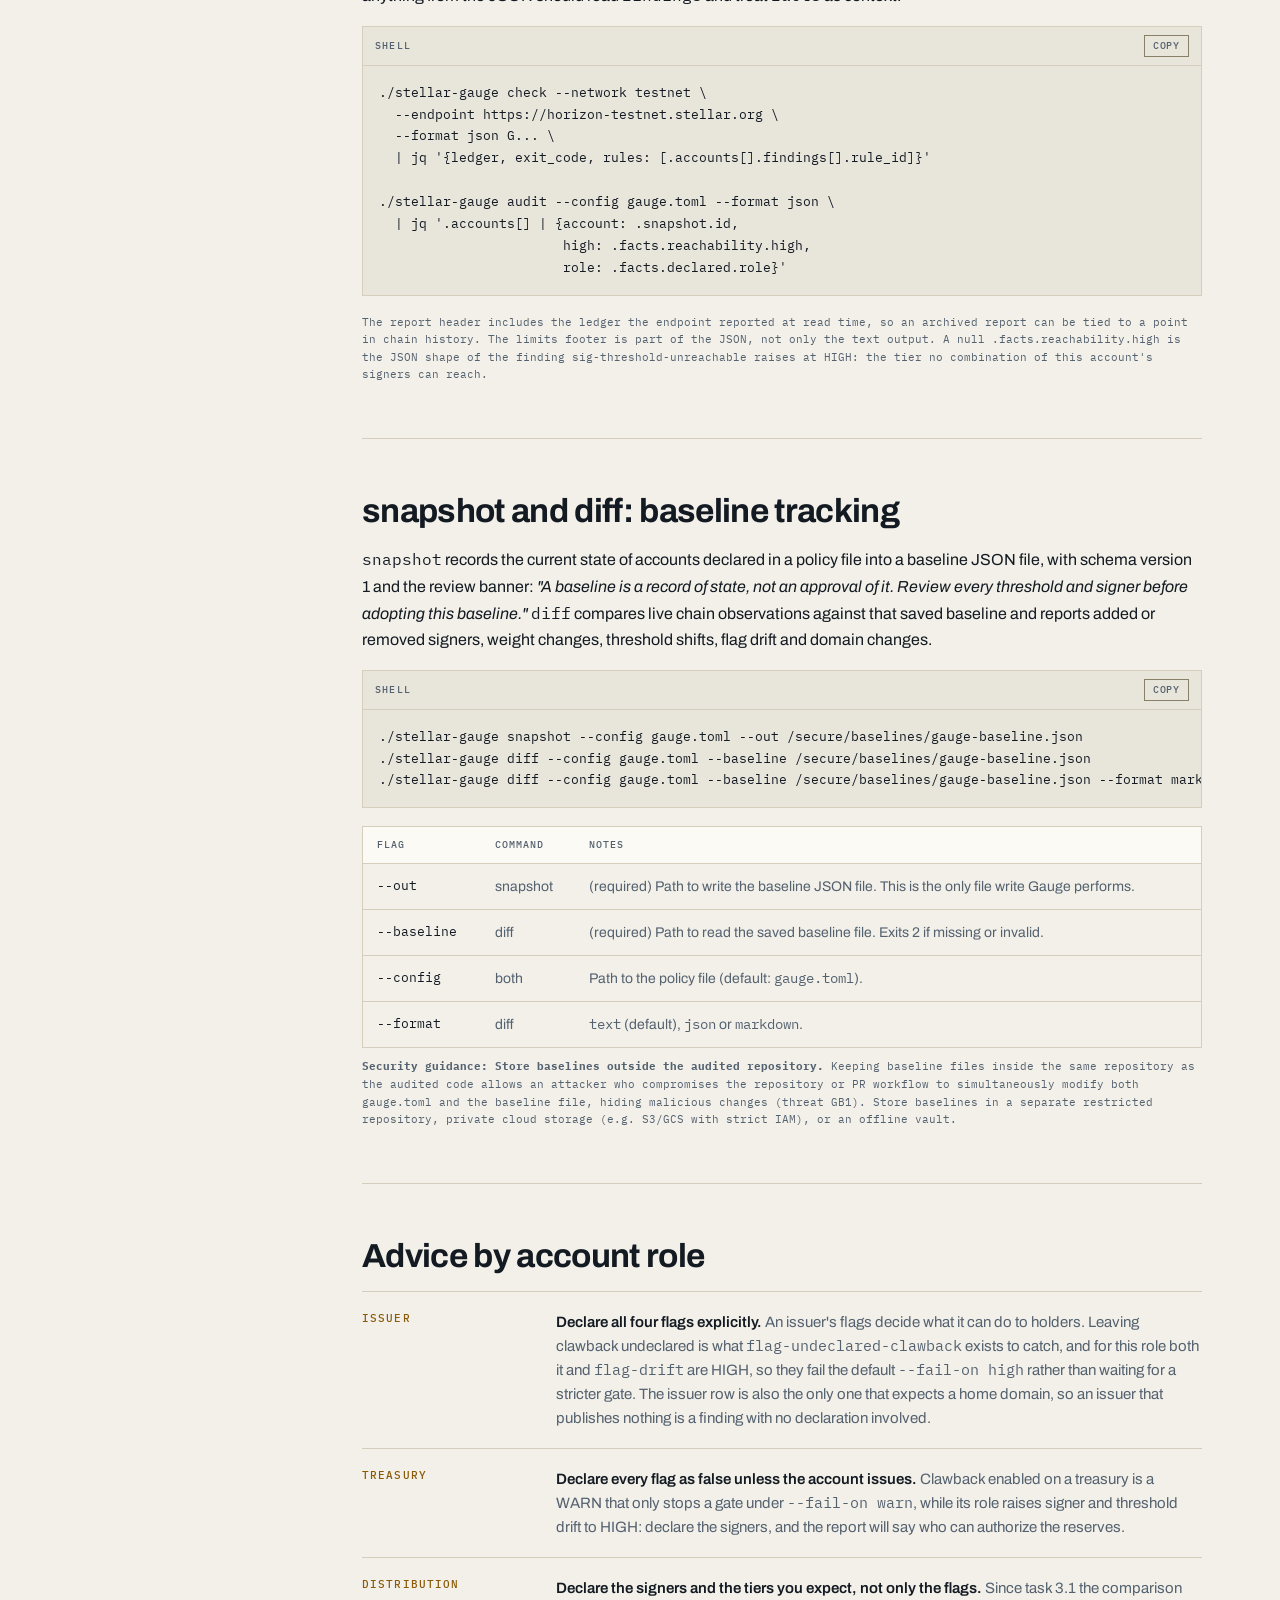
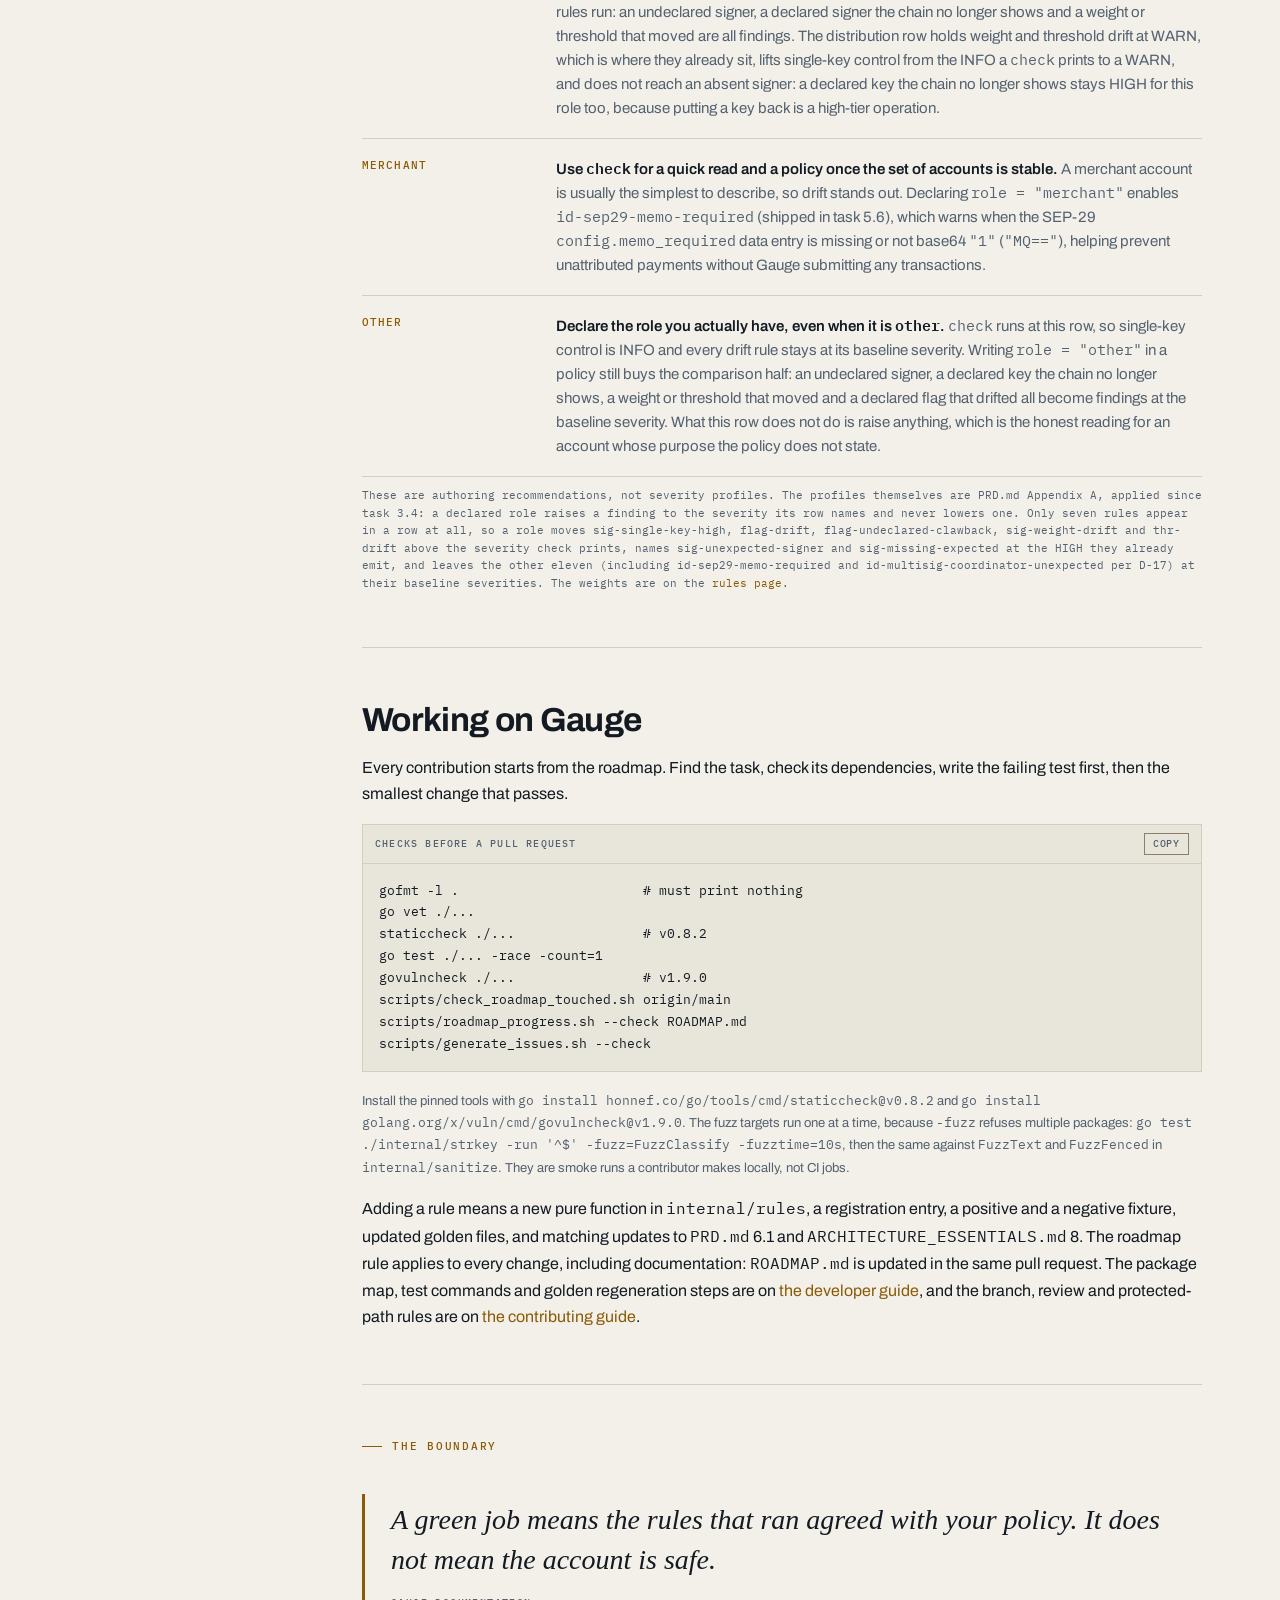
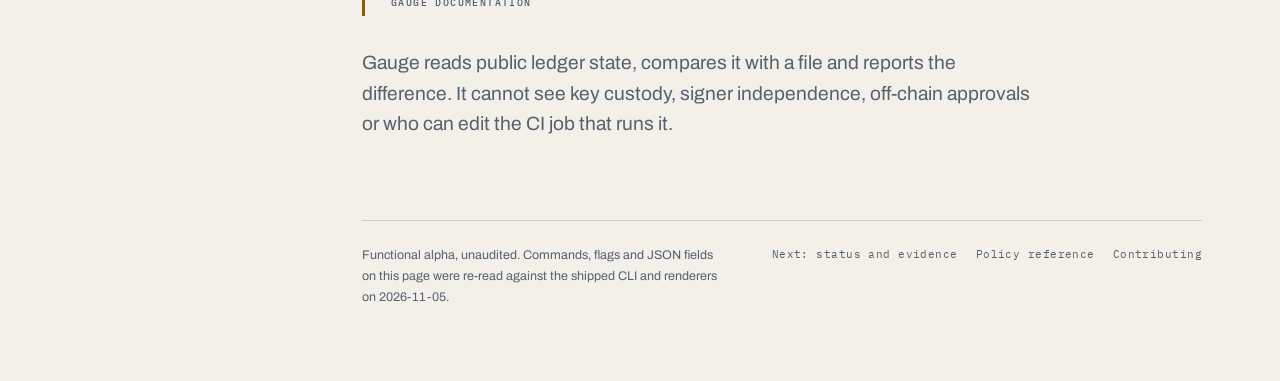
<file: site/guides.html>
<!doctype html>
<html lang="en">
<head>
  <meta charset="utf-8">
  <meta name="viewport" content="width=device-width, initial-scale=1">
  <title>Guides · Gauge docs</title>
  <meta name="description" content="Run the first check, audit a policy, wire Gauge into CI, and work on the codebase: commands, flags, exit codes and contributor checks.">
  <meta property="og:type" content="article">
  <meta property="og:title" content="Guides · Gauge docs">
  <meta property="og:description" content="From a clone to a failing build: check, audit, CI wiring and contributor commands.">
  <meta property="og:url" content="https://posture-sec.github.io/guage/guides.html">
  <meta property="og:image" content="https://posture-sec.github.io/guage/assets/og.png">
  <link rel="icon" href="assets/favicon.svg" type="image/svg+xml">
  <meta name="theme-color" content="#080b10">
  <script>
    // Choose the theme before first paint so neither mode flashes the other.
    (() => {
      let stored = null;
      try { stored = localStorage.getItem("gauge-theme"); } catch {}
      const light = stored ? stored === "light" : matchMedia("(prefers-color-scheme: light)").matches;
      document.documentElement.dataset.theme = light ? "light" : "dark";
      document.documentElement.dataset.themeReady = "";
    })();
  </script>
  <link rel="preconnect" href="https://fonts.googleapis.com">
  <link rel="preconnect" href="https://fonts.gstatic.com" crossorigin>
  <link href="https://fonts.googleapis.com/css2?family=Archivo:wght@400;500;600;700;800&family=IBM+Plex+Mono:wght@400;500;600&display=swap" rel="stylesheet">
  <link rel="stylesheet" href="assets/site.css">
  <link rel="stylesheet" href="assets/motion.css">
  <script src="assets/site.js" defer></script>
  <script src="assets/motion.js" defer></script>
</head>
<body data-page="guides">
  <a class="skip-link" href="#main">Skip to content</a>
  <div class="site">
    <header class="topbar">
      <a class="brand" href="index.html"><span class="brand-mark"></span>Gauge<span class="brand-sub">docs</span></a>
      <div class="topbar-right">
        <span class="status-pill">Functional alpha</span>
        <span class="version-pill">v0.1.0-dev</span>
        <button class="theme-toggle" type="button" aria-label="Switch to light theme">
          <svg class="icon-sun" viewBox="0 0 24 24" aria-hidden="true"><circle cx="12" cy="12" r="5" fill="currentColor"/><path fill="none" stroke="currentColor" stroke-width="2" d="M12 1.5v3M12 19.5v3M1.5 12h3M19.5 12h3M4.4 4.4l2.1 2.1M17.5 17.5l2.1 2.1M19.6 4.4l-2.1 2.1M6.5 17.5l-2.1 2.1"/></svg>
          <svg class="icon-moon" viewBox="0 0 24 24" aria-hidden="true"><path fill="currentColor" d="M12 3a9 9 0 1 0 9 9 7 7 0 0 1-9-9z"/></svg>
          <span>Light</span>
        </button>
        <a class="icon-link" href="https://github.com/posture-sec/guage">
          <svg viewBox="0 0 24 24" aria-hidden="true"><path fill="currentColor" d="M12 .5C5.7.5.5 5.7.5 12c0 5.1 3.3 9.4 7.9 10.9.6.1.8-.3.8-.6v-2c-3.2.7-3.9-1.5-3.9-1.5-.5-1.3-1.2-1.7-1.2-1.7-1-.7.1-.7.1-.7 1.1.1 1.7 1.2 1.7 1.2 1 1.7 2.6 1.2 3.2.9.1-.7.4-1.2.7-1.5-2.6-.3-5.3-1.3-5.3-5.8 0-1.3.5-2.3 1.2-3.1-.1-.3-.5-1.5.1-3.1 0 0 1-.3 3.2 1.2a11 11 0 0 1 5.8 0C17.1 4.2 18.1 4.5 18.1 4.5c.6 1.6.2 2.8.1 3.1.8.8 1.2 1.8 1.2 3.1 0 4.5-2.7 5.5-5.3 5.8.4.4.8 1.1.8 2.2v3.3c0 .3.2.7.8.6 4.6-1.5 7.9-5.8 7.9-10.9C23.5 5.7 18.3.5 12 .5z"/></svg>
          <span>GitHub</span>
        </a>
      </div>
    </header>

    <aside class="sidebar">
      <p class="side-label">Documentation</p>
      <nav class="side-nav" aria-label="Documentation">
        <a href="index.html">Overview <span>start</span></a>
        <a href="mechanics.html">Mechanics <span>how</span></a>
        <a href="rules.html">Rules <span>18</span></a>
        <a href="policy.html">Policy <span>toml</span></a>
        <a href="guides.html" aria-current="page">Guides <span>run</span></a>
        <a href="developers.html">Developers <span>code</span></a>
        <a href="contributing.html">Contributing <span>pr</span></a>
        <a href="status.html">Status <span>now</span></a>
      </nav>
      <div class="side-meta">
        <p>Docs updated 2026-11-18<br>Gauge 0.1.0-dev</p>
        <a href="https://github.com/posture-sec/guage">Repository</a>
        <a href="https://github.com/posture-sec/guage/blob/main/ROADMAP.md">Roadmap</a>
        <a href="https://github.com/posture-sec/guage/blob/main/SECURITY.md">Security</a>
      </div>
    </aside>

    <main class="main" id="main">
      <div class="content">
        <p class="eyebrow">Guides</p>
        <h1>From a clone to a failing build.</h1>
        <p class="lede">There is no tagged release. The repository is the install path, and the first useful run takes one command. This page covers the two commands, the flags they accept, a CI job that fails on findings, and the checks a contribution has to pass.</p>

        <section class="section">
          <h2>Prerequisites</h2>
          <p>Go 1.27.4 or newer. No credentials, no wallet, no Stellar SDK and no configuration beyond the command. Gauge reads public Horizon data over HTTPS, so a network that reaches <code>horizon-testnet.stellar.org</code> is enough for the first run.</p>
          <div class="code" data-copy>
            <div class="code-label"><span>Shell</span></div>
            <pre>git clone https://github.com/posture-sec/guage
cd guage
go build -o stellar-gauge ./cmd/stellar-gauge
./stellar-gauge version</pre>
          </div>
          <p class="table-caption">Building once is faster than <code>go run</code> on every invocation, and it gives CI a binary to cache. Both paths run the same code.</p>
        </section>

        <section class="section">
          <h2>check: one account, no policy file</h2>
          <p><code>check</code> takes the network, at least one endpoint and one or more G addresses. Repeat <code>--endpoint</code>, up to five times, and every account is read from each one: an account they disagree about gets a HIGH <code>src-disagreement</code>, which no acceptance can hide. It applies the live rules that need no declaration and prints a report. Eleven of the eighteen can fire here; <code>flag-drift</code>, <code>id-no-home-domain</code>, <code>id-sep29-memo-required</code>, <code>sig-unexpected-signer</code>, <code>sig-missing-expected</code>, <code>sig-weight-drift</code> and <code>thr-drift</code> compare a declared expectation or role, so only <code>audit</code> can raise them. Every account it read prints its facts, thresholds as stored, the minimum signatures each tier needs, flags, home domain, sponsor, any observed multisig coordinator data entry, signers, held asset trustlines and what the identity fetch returned, followed by a <code>declared:</code> line saying this run read no policy file. Those lines are not findings and cannot fail a run.</p>
          <div class="code" data-copy>
            <div class="code-label"><span>Shell</span></div>
            <pre>./stellar-gauge check \
  --network testnet \
  --endpoint https://horizon-testnet.stellar.org \
  --fail-on warn \
  GDSX2WUFUT7KCMTUNG3IUQWIUQSC4XNKQ5NTGEZRKLTMLCSJTCUVBEVG</pre>
          </div>
          <div class="table-wrap">
            <table>
              <thead>
                <tr><th>Flag</th><th>Default</th><th>Notes</th></tr>
              </thead>
              <tbody>
                <tr><td>--network</td><td>(required)</td><td><code>mainnet</code>, <code>testnet</code> or a full passphrase. There is no default and no discovery.</td></tr>
                <tr><td>--endpoint</td><td>(required)</td><td>May be repeated by the parser, but exactly one is accepted at v0.1. Must be HTTPS, except loopback.</td></tr>
                <tr><td>--format</td><td>text</td><td><code>text</code>, <code>json</code> or <code>markdown</code>. Any other value exits 2.</td></tr>
                <tr><td>--fail-on</td><td>high</td><td><code>high</code>, <code>warn</code> or <code>info</code>. Sets the severity at which a finding produces exit 1.</td></tr>
              </tbody>
            </table>
          </div>
          <p class="table-caption">Positional arguments are the accounts. Each must be a canonical G address. An M address, a C address, a secret seed or an arbitrary string is refused with a specific message, and the value is never echoed.</p>
        </section>

        <section class="section">
          <h2>audit: the whole policy</h2>
          <p><code>audit</code> reads <code>gauge.toml</code> and audits every declared account. It has no positional arguments and no network flag, because both come from the file. Its report prints a <code>declared:</code> block per account naming which of the expectation kinds the policy carried, with <code>(not declared)</code> where it wrote nothing, so a drift rule that had nothing to compare reads as an absent answer rather than a clean one. A missing file exits 2 and names <code>gauge.example.toml</code> as the starting point.</p>
          <div class="code" data-copy>
            <div class="code-label"><span>Shell</span></div>
            <pre>./stellar-gauge audit --config gauge.toml --fail-on warn
./stellar-gauge audit --config gauge.toml --format json</pre>
          </div>
          <div class="table-wrap">
            <table>
              <thead>
                <tr><th>Flag</th><th>Default</th><th>Notes</th></tr>
              </thead>
              <tbody>
                <tr><td>--config</td><td>gauge.toml</td><td>Path to the policy. A missing or rejected file exits 2 before any request.</td></tr>
                <tr><td>--format</td><td>text</td><td><code>text</code>, <code>json</code> or <code>markdown</code>. Any other value exits 2.</td></tr>
                <tr><td>--fail-on</td><td>high</td><td><code>high</code>, <code>warn</code> or <code>info</code>.</td></tr>
              </tbody>
            </table>
          </div>
          <p>Accounts are fetched in policy order through a pool of at most eight requests. A 404 becomes the <code>acct-missing</code> finding and the run continues. Any other read failure cancels the remaining fetches and exits 3, so a partial report is never rendered as a full one.</p>
        </section>

        <section class="section">
          <h2>Reading the result</h2>
          <div class="rail">
            <div class="rail-item">
              <span class="rail-code">0</span>
              <span class="rail-label">Pass</span>
              <p class="rail-copy">The run completed and no finding reached <code>--fail-on</code>. The facts are still printed.</p>
            </div>
            <div class="rail-item">
              <span class="rail-code">1</span>
              <span class="rail-label">Findings</span>
              <p class="rail-copy">A finding reached <code>--fail-on</code>. The report is complete and trustworthy.</p>
            </div>
            <div class="rail-item">
              <span class="rail-code">2</span>
              <span class="rail-label">Config or usage</span>
              <p class="rail-copy">A bad flag, a rejected policy, an unknown key or a secret seed. Fix the input.</p>
            </div>
            <div class="rail-item">
              <span class="rail-code">3</span>
              <span class="rail-label">Source or internal</span>
              <p class="rail-copy">Unreachable endpoint, malformed or oversized response, or a rule panic. Do not treat it as a pass.</p>
            </div>
          </div>
          <div class="note">
            <p><strong>A failing job is the product working.</strong> Exit 1 means the chain and the policy disagree in a way you asked to be told about. Exit 3 means Gauge could not form a trustworthy opinion, which is also not a pass. Alerting should distinguish the two: exit 1 is a posture change, exit 3 is an availability or data problem.</p>
          </div>
          <p class="table-caption">Read the facts before the findings. A finding is Gauge's opinion; the lines above it are what the chain and the policy said, including the tiers an account cannot reach and the expectations your file left out. A run of one clean account still prints all of it.</p>
        </section>

        <section class="section">
          <h2>Wire it into CI</h2>
          <p>A scheduled or pull-request job needs no secrets. This example audits on every push and once a day, and keeps the report as an artifact for the run that failed.</p>
          <div class="code" data-copy>
            <div class="code-label"><span>.github/workflows/gauge.yml</span></div>
            <pre>name: gauge

on:
  push:
    branches: [main]
  schedule:
    - cron: "17 6 * * *"
  workflow_dispatch:

jobs:
  audit:
    runs-on: ubuntu-latest
    steps:
      - uses: actions/checkout@v7
      - uses: actions/setup-go@v7
        with:
          go-version: "1.27.4"
      - run: go build -o stellar-gauge ./cmd/stellar-gauge
      - name: Audit the declared accounts
        run: ./stellar-gauge audit --config gauge.toml --format json &gt; report.json
      - if: always()
        uses: actions/upload-artifact@v7
        with:
          name: gauge-report
          path: report.json</pre>
          </div>
          <p class="table-caption">Start on testnet. Moving to mainnet changes <code>network</code> and <code>endpoints</code> in the policy, and nothing in the job. The repository pins its own actions by commit SHA; consumer workflows can use release tags.</p>
          <p>For a merge gate, run the audit on the pull request and leave the policy file under review like any other code. An acceptance that changes a red job to green should arrive as a visible policy diff with a reason, not as a CI variable.</p>
        </section>

        <section class="section">
          <h2>Markdown output</h2>
          <p><code>--format markdown</code> prints the same facts, findings, exit code and limits footer as the text report, as GitHub-flavoured markdown for a step summary or an issue body, for example <code>./stellar-gauge audit --config gauge.toml --format markdown &gt;&gt; "$GITHUB_STEP_SUMMARY"</code>. The exit code does not change with the format.</p>
          <p>Every string that comes from the chain, a <code>stellar.toml</code> or the policy file is escaped and printed after a label, so a link, an image or a tag in an account label shows up as the characters it is made of and cannot start a list or a heading. Finding evidence sits in a code fence longer than any run of backticks inside it, so it cannot close its own block. One thing escaping does not change: a bare URL is still a URL, and GitHub may render it as a link whose visible text is the URL itself.</p>
        </section>

        <section class="section">
          <h2>Working with JSON</h2>
          <p><code>--format json</code> prints one object with <code>tool_version</code>, <code>network</code>, <code>ledger</code>, <code>accounts</code>, <code>exit_code</code> and <code>limits</code>. Each account carries a <code>snapshot</code>, a <code>facts</code> block and a <code>findings</code> array, in that order. Findings carry <code>rule_id</code>, <code>severity</code>, <code>account</code>, <code>message</code>, <code>evidence</code>, <code>fingerprint</code> and <code>accepted</code>. The output is indented, stable and HTML-escaped off.</p>
          <p><code>facts</code> is the same block the text report prints above its findings, holding <code>reachability</code>, <code>declared</code>, <code>identity</code>, and optional <code>coordinator</code> and <code>trustlines</code> members when observed on chain. Each nullable member means something distinct: <code>reachability</code> is null when no account was read at all, which is a missing account or an endpoint on the wrong network; <code>identity</code> is null when nothing was fetched, which covers an account that publishes no home domain and an observed domain the run never reached; <code>coordinator</code> is omitted when no <code>*multisig*coordinator</code> data entry exists and carries <code>data_key</code>, normalized <code>domain</code> and <code>valid</code> when one is present; and <code>declared</code> is null when the run read no policy file, which is every <code>check</code>. A null <code>declared</code> and a <code>declared</code> whose fields are null are different statements, the same difference the text report draws between <code>declared: nothing</code> and <code>(not declared)</code>. Nothing in <code>facts</code> has a <code>severity</code> field, so a script that decides anything from the JSON should read <code>findings</code> and treat <code>facts</code> as context.</p>
          <div class="code" data-copy>
            <div class="code-label"><span>Shell</span></div>
            <pre>./stellar-gauge check --network testnet \
  --endpoint https://horizon-testnet.stellar.org \
  --format json G... \
  | jq '{ledger, exit_code, rules: [.accounts[].findings[].rule_id]}'

./stellar-gauge audit --config gauge.toml --format json \
  | jq '.accounts[] | {account: .snapshot.id,
                       high: .facts.reachability.high,
                       role: .facts.declared.role}'</pre>
          </div>
          <p class="table-caption">The report header includes the ledger the endpoint reported at read time, so an archived report can be tied to a point in chain history. The limits footer is part of the JSON, not only the text output. A null <code>.facts.reachability.high</code> is the JSON shape of the finding <code>sig-threshold-unreachable</code> raises at HIGH: the tier no combination of this account's signers can reach.</p>
        </section>

        <section class="section">
          <h2>snapshot and diff: baseline tracking</h2>
          <p><code>snapshot</code> records the current state of accounts declared in a policy file into a baseline JSON file, with schema version 1 and the review banner: <em>"A baseline is a record of state, not an approval of it. Review every threshold and signer before adopting this baseline."</em> <code>diff</code> compares live chain observations against that saved baseline and reports added or removed signers, weight changes, threshold shifts, flag drift and domain changes.</p>
          <div class="code" data-copy>
            <div class="code-label"><span>Shell</span></div>
            <pre>./stellar-gauge snapshot --config gauge.toml --out /secure/baselines/gauge-baseline.json
./stellar-gauge diff --config gauge.toml --baseline /secure/baselines/gauge-baseline.json
./stellar-gauge diff --config gauge.toml --baseline /secure/baselines/gauge-baseline.json --format markdown</pre>
          </div>
          <div class="table-wrap">
            <table>
              <thead>
                <tr><th>Flag</th><th>Command</th><th>Notes</th></tr>
              </thead>
              <tbody>
                <tr><td>--out</td><td>snapshot</td><td>(required) Path to write the baseline JSON file. This is the only file write Gauge performs.</td></tr>
                <tr><td>--baseline</td><td>diff</td><td>(required) Path to read the saved baseline file. Exits 2 if missing or invalid.</td></tr>
                <tr><td>--config</td><td>both</td><td>Path to the policy file (default: <code>gauge.toml</code>).</td></tr>
                <tr><td>--format</td><td>diff</td><td><code>text</code> (default), <code>json</code> or <code>markdown</code>.</td></tr>
              </tbody>
            </table>
          </div>
          <p class="table-caption"><strong>Security guidance: Store baselines outside the audited repository.</strong> Keeping baseline files inside the same repository as the audited code allows an attacker who compromises the repository or PR workflow to simultaneously modify both <code>gauge.toml</code> and the baseline file, hiding malicious changes (threat GB1). Store baselines in a separate restricted repository, private cloud storage (e.g. S3/GCS with strict IAM), or an offline vault.</p>
        </section>

        <section class="section">
          <h2>Advice by account role</h2>
          <dl class="ledger">
            <div class="ledger-row">
              <dt>Issuer</dt>
              <dd><strong>Declare all four flags explicitly.</strong> An issuer's flags decide what it can do to holders. Leaving clawback undeclared is what <code>flag-undeclared-clawback</code> exists to catch, and for this role both it and <code>flag-drift</code> are HIGH, so they fail the default <code>--fail-on high</code> rather than waiting for a stricter gate. The issuer row is also the only one that expects a home domain, so an issuer that publishes nothing is a finding with no declaration involved.</dd>
            </div>
            <div class="ledger-row">
              <dt>Treasury</dt>
              <dd><strong>Declare every flag as false unless the account issues.</strong> Clawback enabled on a treasury is a WARN that only stops a gate under <code>--fail-on warn</code>, while its role raises signer and threshold drift to HIGH: declare the signers, and the report will say who can authorize the reserves.</dd>
            </div>
            <div class="ledger-row">
              <dt>Distribution</dt>
              <dd><strong>Declare the signers and the tiers you expect, not only the flags.</strong> Since task 3.1 the comparison rules run: an undeclared signer, a declared signer the chain no longer shows and a weight or threshold that moved are all findings. The distribution row holds weight and threshold drift at WARN, which is where they already sit, lifts single-key control from the INFO a <code>check</code> prints to a WARN, and does not reach an absent signer: a declared key the chain no longer shows stays HIGH for this role too, because putting a key back is a high-tier operation.</dd>
            </div>
            <div class="ledger-row">
              <dt>Merchant</dt>
              <dd><strong>Use <code>check</code> for a quick read and a policy once the set of accounts is stable.</strong> A merchant account is usually the simplest to describe, so drift stands out. Declaring <code>role = "merchant"</code> enables <code>id-sep29-memo-required</code> (shipped in task 5.6), which warns when the SEP-29 <code>config.memo_required</code> data entry is missing or not base64 <code>"1"</code> (<code>"MQ=="</code>), helping prevent unattributed payments without Gauge submitting any transactions.</dd>
            </div>
            <div class="ledger-row">
              <dt>Other</dt>
              <dd><strong>Declare the role you actually have, even when it is <code>other</code>.</strong> <code>check</code> runs at this row, so single-key control is INFO and every drift rule stays at its baseline severity. Writing <code>role = "other"</code> in a policy still buys the comparison half: an undeclared signer, a declared key the chain no longer shows, a weight or threshold that moved and a declared flag that drifted all become findings at the baseline severity. What this row does not do is raise anything, which is the honest reading for an account whose purpose the policy does not state.</dd>
            </div>
          </dl>
          <p class="table-caption">These are authoring recommendations, not severity profiles. The profiles themselves are <code>PRD.md</code> Appendix A, applied since task 3.4: a declared role raises a finding to the severity its row names and never lowers one. Only seven rules appear in a row at all, so a role moves <code>sig-single-key-high</code>, <code>flag-drift</code>, <code>flag-undeclared-clawback</code>, <code>sig-weight-drift</code> and <code>thr-drift</code> above the severity <code>check</code> prints, names <code>sig-unexpected-signer</code> and <code>sig-missing-expected</code> at the HIGH they already emit, and leaves the other eleven (including <code>id-sep29-memo-required</code> and <code>id-multisig-coordinator-unexpected</code> per D-17) at their baseline severities. The weights are on the <a href="rules.html">rules page</a>.</p>
        </section>

        <section class="section">
          <h2>Working on Gauge</h2>
          <p>Every contribution starts from the roadmap. Find the task, check its dependencies, write the failing test first, then the smallest change that passes.</p>
          <div class="code" data-copy>
            <div class="code-label"><span>Checks before a pull request</span></div>
            <pre>gofmt -l .                       # must print nothing
go vet ./...
staticcheck ./...                # v0.8.2
go test ./... -race -count=1
govulncheck ./...                # v1.9.0
scripts/check_roadmap_touched.sh origin/main
scripts/roadmap_progress.sh --check ROADMAP.md
scripts/generate_issues.sh --check</pre>
          </div>
          <p class="small muted">Install the pinned tools with <code>go install honnef.co/go/tools/cmd/staticcheck@v0.8.2</code> and <code>go install golang.org/x/vuln/cmd/govulncheck@v1.9.0</code>. The fuzz targets run one at a time, because <code>-fuzz</code> refuses multiple packages: <code>go test ./internal/strkey -run '^$' -fuzz=FuzzClassify -fuzztime=10s</code>, then the same against <code>FuzzText</code> and <code>FuzzFenced</code> in <code>internal/sanitize</code>. They are smoke runs a contributor makes locally, not CI jobs.</p>
          <p>Adding a rule means a new pure function in <code>internal/rules</code>, a registration entry, a positive and a negative fixture, updated golden files, and matching updates to <code>PRD.md</code> 6.1 and <code>ARCHITECTURE_ESSENTIALS.md</code> 8. The roadmap rule applies to every change, including documentation: <code>ROADMAP.md</code> is updated in the same pull request. The package map, test commands and golden regeneration steps are on <a href="developers.html">the developer guide</a>, and the branch, review and protected-path rules are on <a href="contributing.html">the contributing guide</a>.</p>
        </section>

        <section class="section">
          <p class="eyebrow">The boundary</p>
          <blockquote class="limits">
            A green job means the rules that ran agreed with your policy. It does not mean the account is safe.
            <cite>Gauge documentation</cite>
          </blockquote>
          <p class="lede">Gauge reads public ledger state, compares it with a file and reports the difference. It cannot see key custody, signer independence, off-chain approvals or who can edit the CI job that runs it.</p>
        </section>

        <footer class="footer">
          <p>Functional alpha, unaudited. Commands, flags and JSON fields on this page were re-read against the shipped CLI and renderers on 2026-11-05.</p>
          <div class="footer-links">
            <a href="status.html">Next: status and evidence</a>
            <a href="policy.html">Policy reference</a>
            <a href="https://github.com/posture-sec/guage/blob/main/CONTRIBUTING.md">Contributing</a>
          </div>
        </footer>
      </div>
    </main>
  </div>
</body>
</html>
</file>
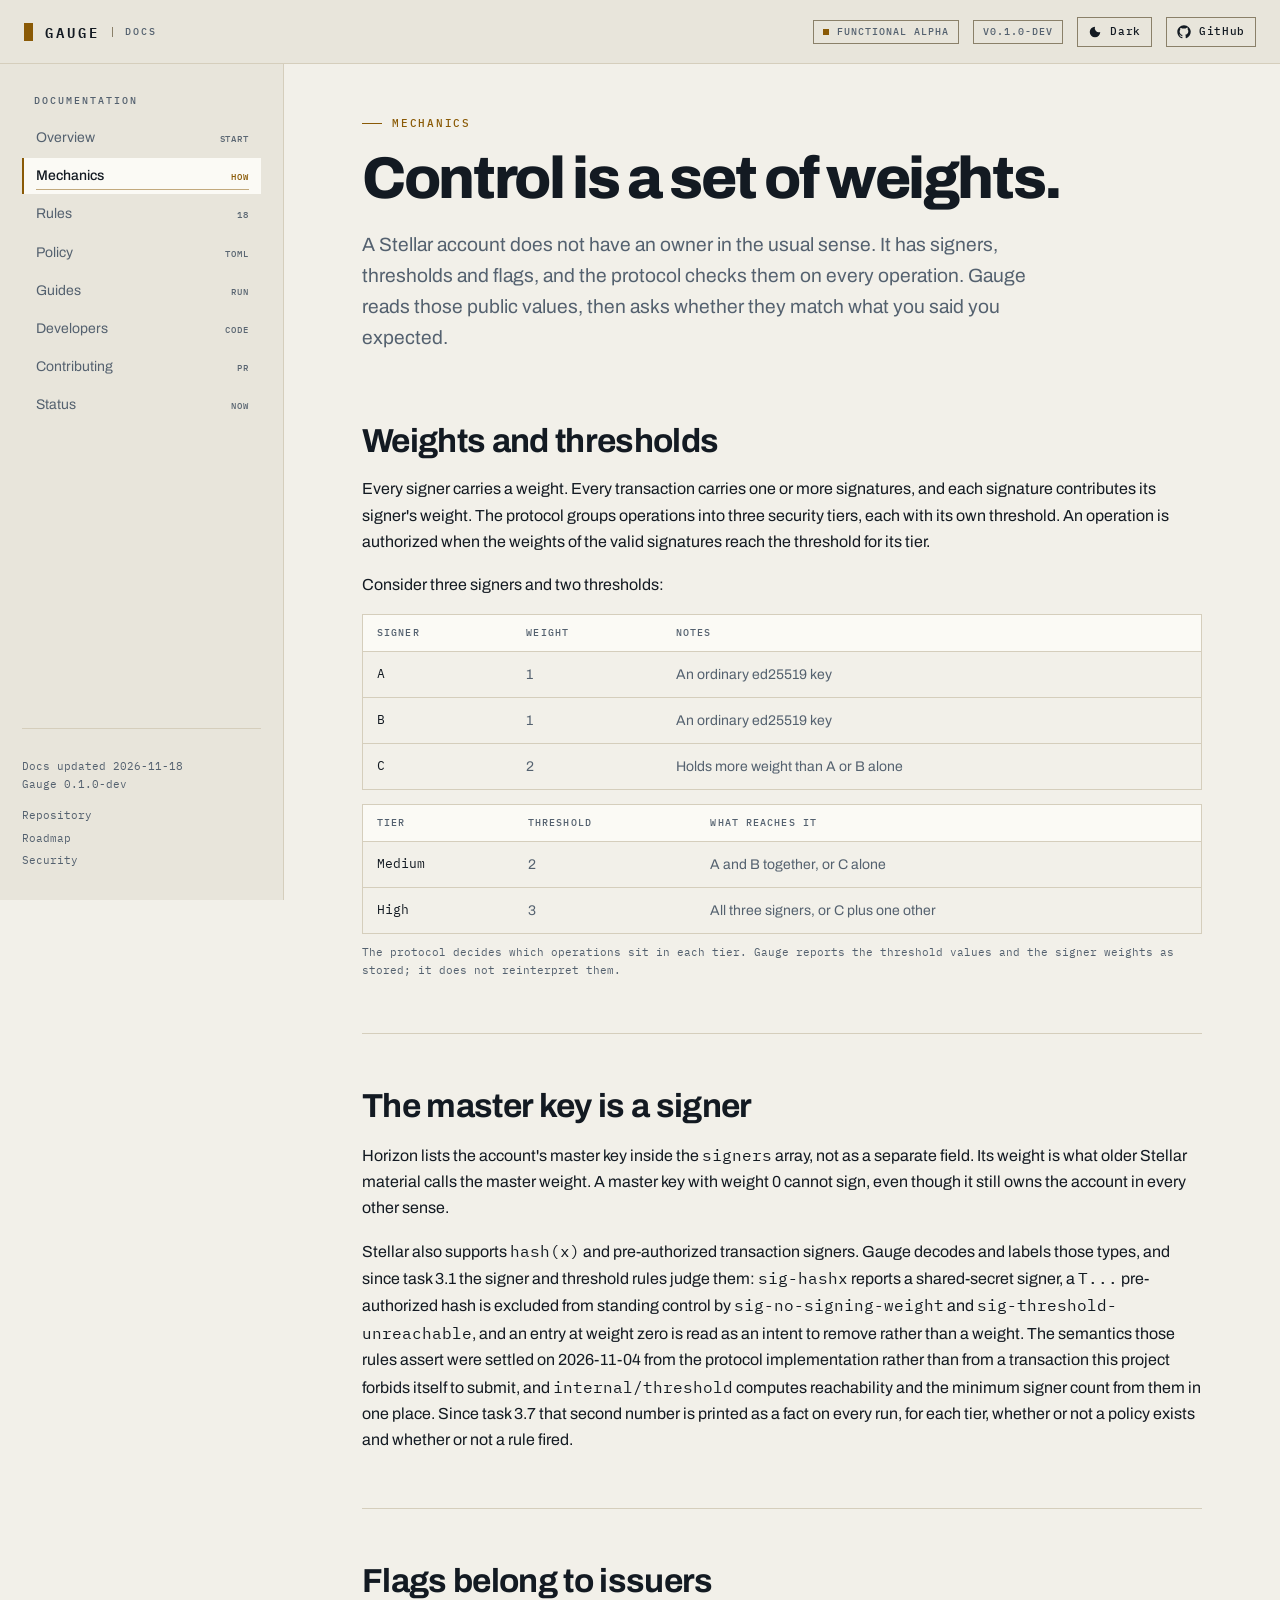
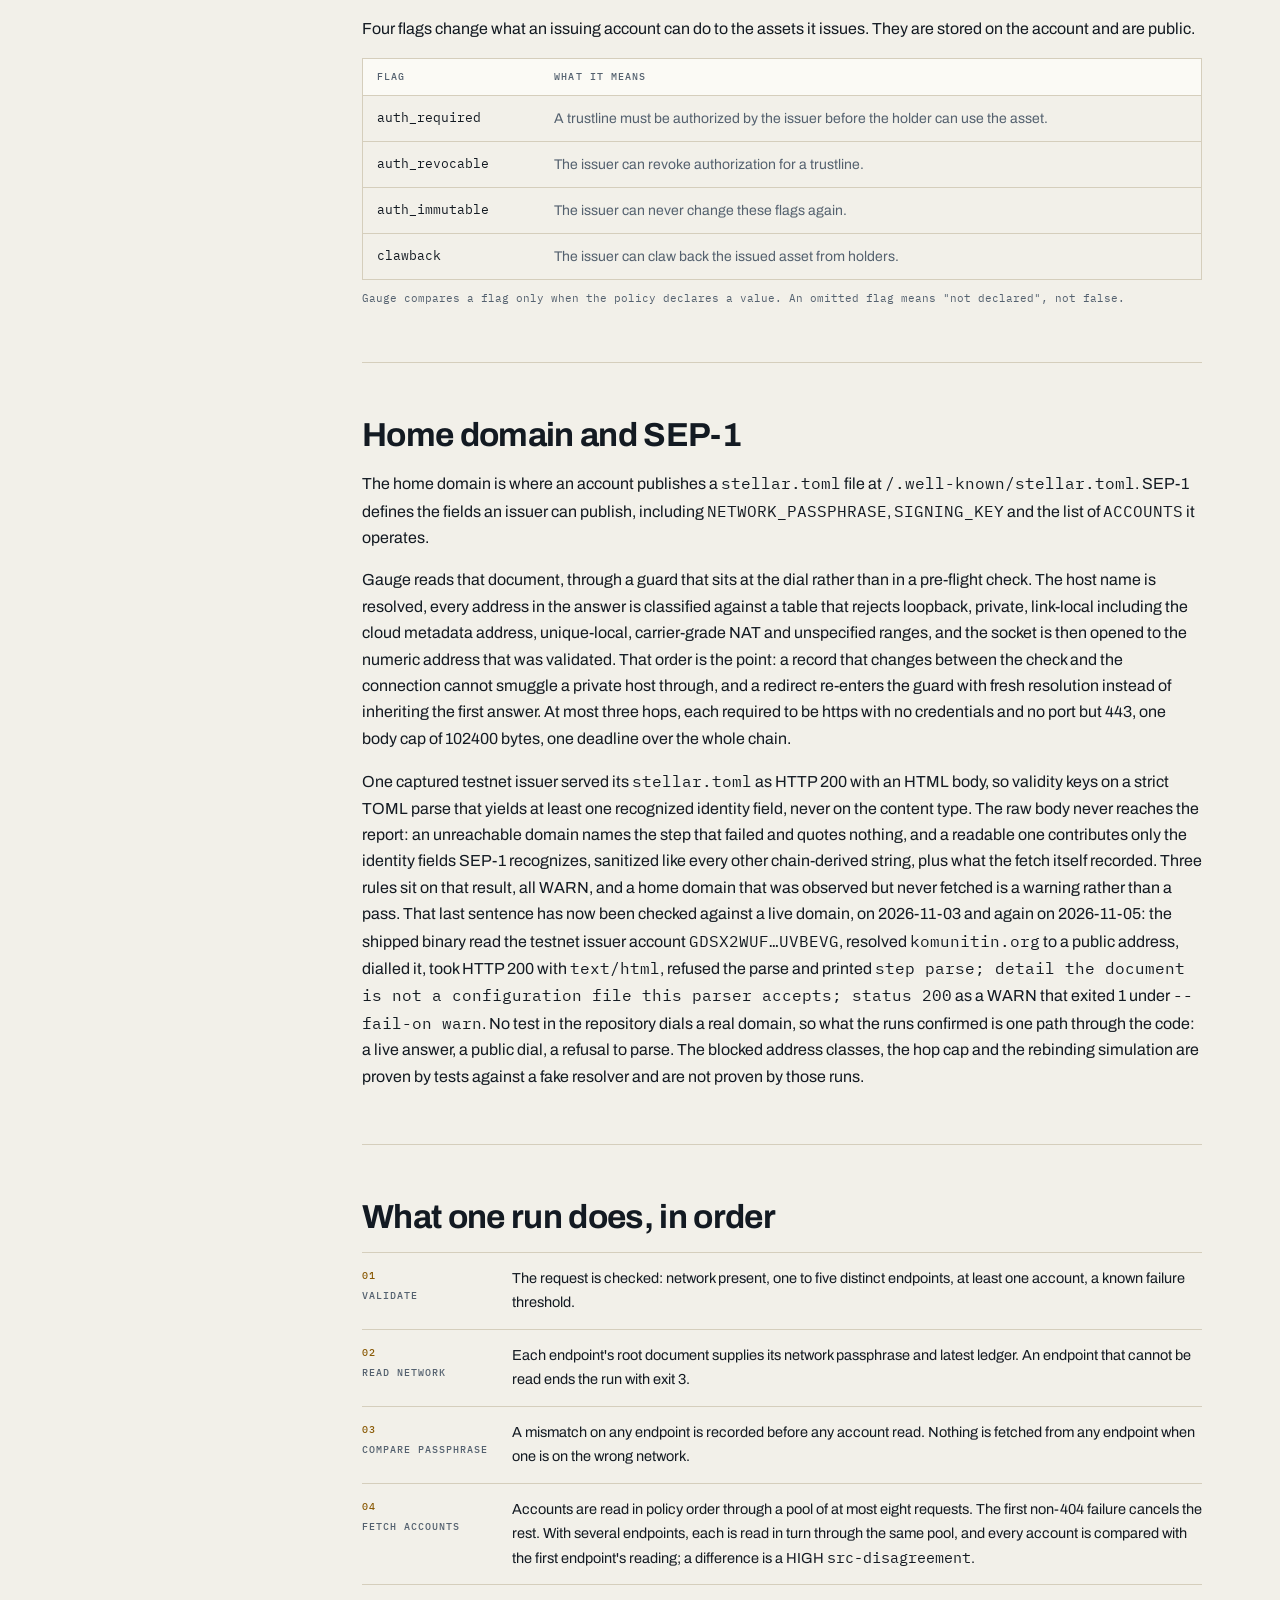
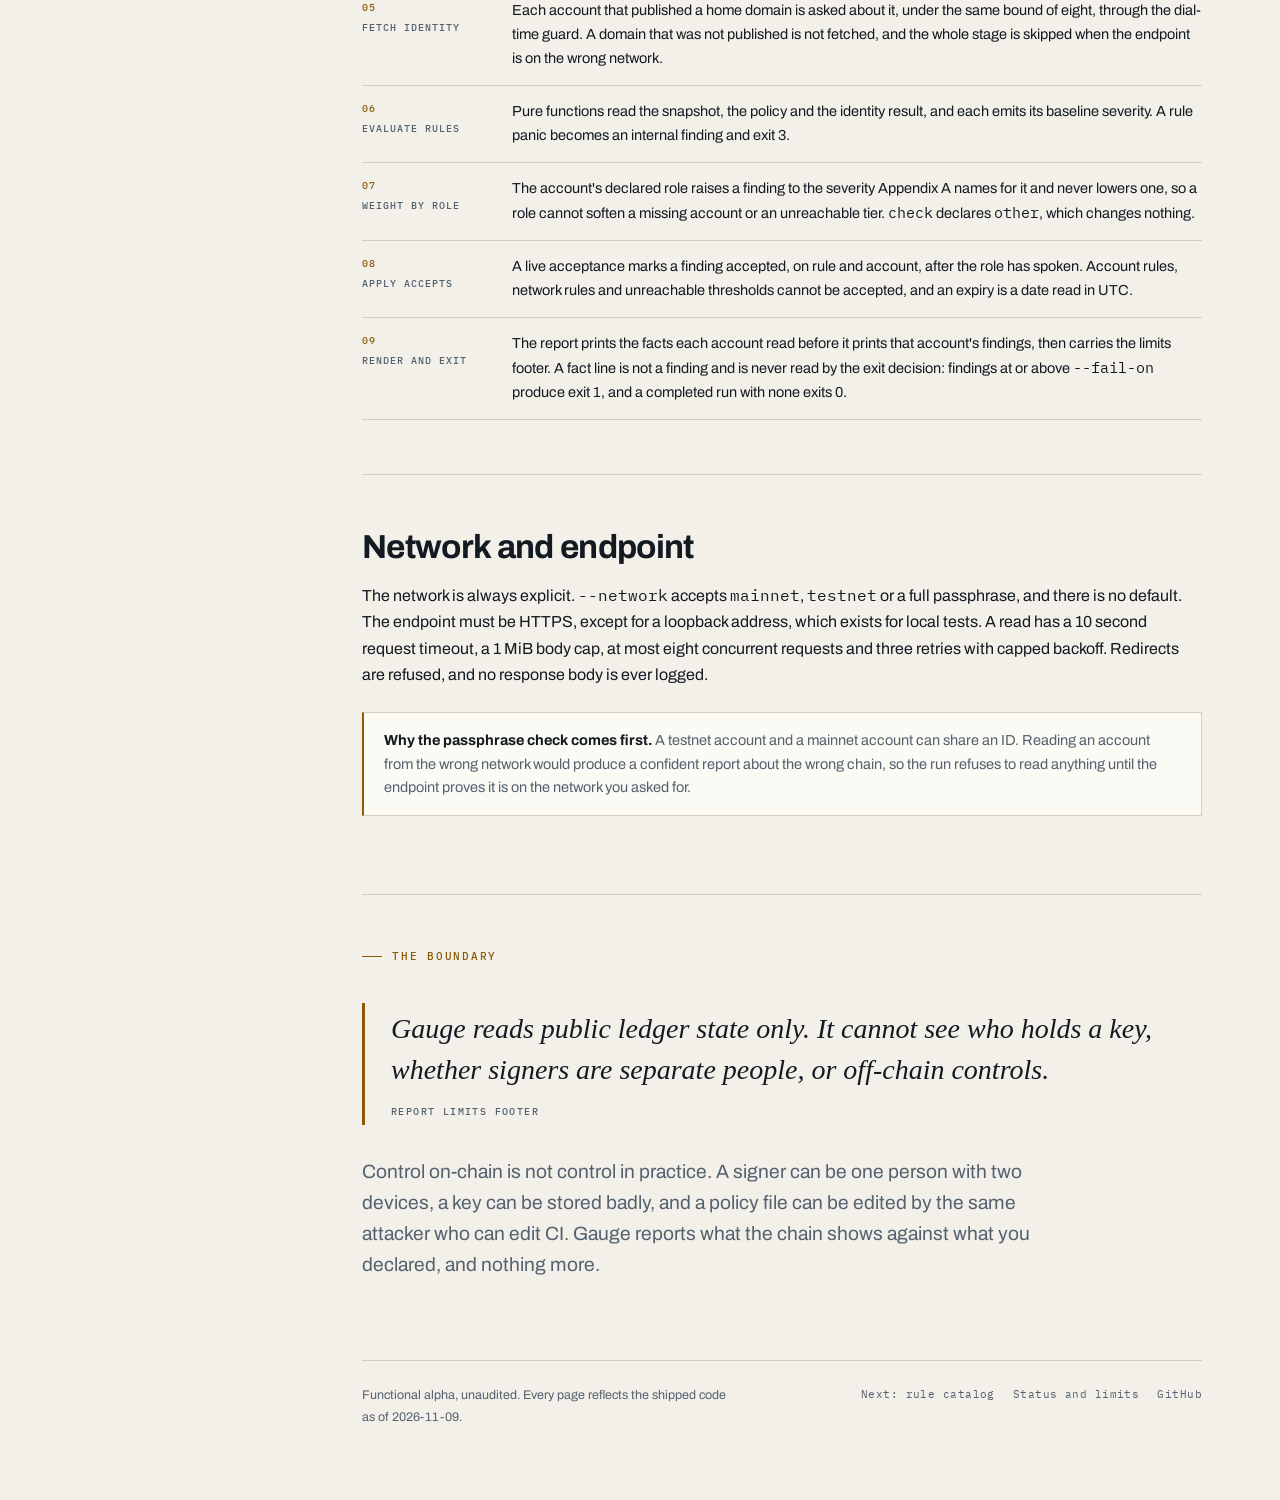
<file: site/mechanics.html>
<!doctype html>
<html lang="en">
<head>
  <meta charset="utf-8">
  <meta name="viewport" content="width=device-width, initial-scale=1">
  <title>How Stellar account control works · Gauge docs</title>
  <meta name="description" content="Signers, weights, thresholds and flags: the on-chain facts Gauge reads, and how a run turns them into findings and an exit code.">
  <meta property="og:type" content="article">
  <meta property="og:title" content="How Stellar account control works · Gauge docs">
  <meta property="og:description" content="The account control model Gauge audits, and the order a run follows.">
  <meta property="og:url" content="https://posture-sec.github.io/guage/mechanics.html">
  <meta property="og:image" content="https://posture-sec.github.io/guage/assets/og.png">
  <link rel="icon" href="assets/favicon.svg" type="image/svg+xml">
  <meta name="theme-color" content="#080b10">
  <script>
    // Choose the theme before first paint so neither mode flashes the other.
    (() => {
      let stored = null;
      try { stored = localStorage.getItem("gauge-theme"); } catch {}
      const light = stored ? stored === "light" : matchMedia("(prefers-color-scheme: light)").matches;
      document.documentElement.dataset.theme = light ? "light" : "dark";
      document.documentElement.dataset.themeReady = "";
    })();
  </script>
  <link rel="preconnect" href="https://fonts.googleapis.com">
  <link rel="preconnect" href="https://fonts.gstatic.com" crossorigin>
  <link href="https://fonts.googleapis.com/css2?family=Archivo:wght@400;500;600;700;800&family=IBM+Plex+Mono:wght@400;500;600&display=swap" rel="stylesheet">
  <link rel="stylesheet" href="assets/site.css">
  <link rel="stylesheet" href="assets/motion.css">
  <script src="assets/site.js" defer></script>
  <script src="assets/motion.js" defer></script>
</head>
<body data-page="mechanics">
  <a class="skip-link" href="#main">Skip to content</a>
  <div class="site">
    <header class="topbar">
      <a class="brand" href="index.html"><span class="brand-mark"></span>Gauge<span class="brand-sub">docs</span></a>
      <div class="topbar-right">
        <span class="status-pill">Functional alpha</span>
        <span class="version-pill">v0.1.0-dev</span>
        <button class="theme-toggle" type="button" aria-label="Switch to light theme">
          <svg class="icon-sun" viewBox="0 0 24 24" aria-hidden="true"><circle cx="12" cy="12" r="5" fill="currentColor"/><path fill="none" stroke="currentColor" stroke-width="2" d="M12 1.5v3M12 19.5v3M1.5 12h3M19.5 12h3M4.4 4.4l2.1 2.1M17.5 17.5l2.1 2.1M19.6 4.4l-2.1 2.1M6.5 17.5l-2.1 2.1"/></svg>
          <svg class="icon-moon" viewBox="0 0 24 24" aria-hidden="true"><path fill="currentColor" d="M12 3a9 9 0 1 0 9 9 7 7 0 0 1-9-9z"/></svg>
          <span>Light</span>
        </button>
        <a class="icon-link" href="https://github.com/posture-sec/guage">
          <svg viewBox="0 0 24 24" aria-hidden="true"><path fill="currentColor" d="M12 .5C5.7.5.5 5.7.5 12c0 5.1 3.3 9.4 7.9 10.9.6.1.8-.3.8-.6v-2c-3.2.7-3.9-1.5-3.9-1.5-.5-1.3-1.2-1.7-1.2-1.7-1-.7.1-.7.1-.7 1.1.1 1.7 1.2 1.7 1.2 1 1.7 2.6 1.2 3.2.9.1-.7.4-1.2.7-1.5-2.6-.3-5.3-1.3-5.3-5.8 0-1.3.5-2.3 1.2-3.1-.1-.3-.5-1.5.1-3.1 0 0 1-.3 3.2 1.2a11 11 0 0 1 5.8 0C17.1 4.2 18.1 4.5 18.1 4.5c.6 1.6.2 2.8.1 3.1.8.8 1.2 1.8 1.2 3.1 0 4.5-2.7 5.5-5.3 5.8.4.4.8 1.1.8 2.2v3.3c0 .3.2.7.8.6 4.6-1.5 7.9-5.8 7.9-10.9C23.5 5.7 18.3.5 12 .5z"/></svg>
          <span>GitHub</span>
        </a>
      </div>
    </header>

    <aside class="sidebar">
      <p class="side-label">Documentation</p>
      <nav class="side-nav" aria-label="Documentation">
        <a href="index.html">Overview <span>start</span></a>
        <a href="mechanics.html" aria-current="page">Mechanics <span>how</span></a>
        <a href="rules.html">Rules <span>18</span></a>
        <a href="policy.html">Policy <span>toml</span></a>
        <a href="guides.html">Guides <span>run</span></a>
        <a href="developers.html">Developers <span>code</span></a>
        <a href="contributing.html">Contributing <span>pr</span></a>
        <a href="status.html">Status <span>now</span></a>
      </nav>
      <div class="side-meta">
        <p>Docs updated 2026-11-18<br>Gauge 0.1.0-dev</p>
        <a href="https://github.com/posture-sec/guage">Repository</a>
        <a href="https://github.com/posture-sec/guage/blob/main/ROADMAP.md">Roadmap</a>
        <a href="https://github.com/posture-sec/guage/blob/main/SECURITY.md">Security</a>
      </div>
    </aside>

    <main class="main" id="main">
      <div class="content">
        <p class="eyebrow">Mechanics</p>
        <h1>Control is a set of weights.</h1>
        <p class="lede">A Stellar account does not have an owner in the usual sense. It has signers, thresholds and flags, and the protocol checks them on every operation. Gauge reads those public values, then asks whether they match what you said you expected.</p>

        <section class="section">
          <h2>Weights and thresholds</h2>
          <p>Every signer carries a weight. Every transaction carries one or more signatures, and each signature contributes its signer's weight. The protocol groups operations into three security tiers, each with its own threshold. An operation is authorized when the weights of the valid signatures reach the threshold for its tier.</p>
          <p>Consider three signers and two thresholds:</p>
          <div class="table-wrap">
            <table>
              <thead>
                <tr><th>Signer</th><th>Weight</th><th>Notes</th></tr>
              </thead>
              <tbody>
                <tr><td>A</td><td>1</td><td>An ordinary ed25519 key</td></tr>
                <tr><td>B</td><td>1</td><td>An ordinary ed25519 key</td></tr>
                <tr><td>C</td><td>2</td><td>Holds more weight than A or B alone</td></tr>
              </tbody>
            </table>
          </div>
          <div class="table-wrap" style="margin-top:14px">
            <table>
              <thead>
                <tr><th>Tier</th><th>Threshold</th><th>What reaches it</th></tr>
              </thead>
              <tbody>
                <tr><td>Medium</td><td>2</td><td>A and B together, or C alone</td></tr>
                <tr><td>High</td><td>3</td><td>All three signers, or C plus one other</td></tr>
              </tbody>
            </table>
          </div>
          <p class="table-caption">The protocol decides which operations sit in each tier. Gauge reports the threshold values and the signer weights as stored; it does not reinterpret them.</p>
        </section>

        <section class="section">
          <h2>The master key is a signer</h2>
          <p>Horizon lists the account's master key inside the <code>signers</code> array, not as a separate field. Its weight is what older Stellar material calls the master weight. A master key with weight 0 cannot sign, even though it still owns the account in every other sense.</p>
          <p>Stellar also supports <code>hash(x)</code> and pre-authorized transaction signers. Gauge decodes and labels those types, and since task 3.1 the signer and threshold rules judge them: <code>sig-hashx</code> reports a shared-secret signer, a <code>T...</code> pre-authorized hash is excluded from standing control by <code>sig-no-signing-weight</code> and <code>sig-threshold-unreachable</code>, and an entry at weight zero is read as an intent to remove rather than a weight. The semantics those rules assert were settled on 2026-11-04 from the protocol implementation rather than from a transaction this project forbids itself to submit, and <code>internal/threshold</code> computes reachability and the minimum signer count from them in one place. Since task 3.7 that second number is printed as a fact on every run, for each tier, whether or not a policy exists and whether or not a rule fired.</p>
        </section>

        <section class="section">
          <h2>Flags belong to issuers</h2>
          <p>Four flags change what an issuing account can do to the assets it issues. They are stored on the account and are public.</p>
          <div class="table-wrap">
            <table>
              <thead>
                <tr><th>Flag</th><th>What it means</th></tr>
              </thead>
              <tbody>
                <tr><td>auth_required</td><td>A trustline must be authorized by the issuer before the holder can use the asset.</td></tr>
                <tr><td>auth_revocable</td><td>The issuer can revoke authorization for a trustline.</td></tr>
                <tr><td>auth_immutable</td><td>The issuer can never change these flags again.</td></tr>
                <tr><td>clawback</td><td>The issuer can claw back the issued asset from holders.</td></tr>
              </tbody>
            </table>
          </div>
          <p class="table-caption">Gauge compares a flag only when the policy declares a value. An omitted flag means "not declared", not false.</p>
        </section>

        <section class="section">
          <h2>Home domain and SEP-1</h2>
          <p>The home domain is where an account publishes a <code>stellar.toml</code> file at <code>/.well-known/stellar.toml</code>. SEP-1 defines the fields an issuer can publish, including <code>NETWORK_PASSPHRASE</code>, <code>SIGNING_KEY</code> and the list of <code>ACCOUNTS</code> it operates.</p>
          <p>Gauge reads that document, through a guard that sits at the dial rather than in a pre-flight check. The host name is resolved, every address in the answer is classified against a table that rejects loopback, private, link-local including the cloud metadata address, unique-local, carrier-grade NAT and unspecified ranges, and the socket is then opened to the numeric address that was validated. That order is the point: a record that changes between the check and the connection cannot smuggle a private host through, and a redirect re-enters the guard with fresh resolution instead of inheriting the first answer. At most three hops, each required to be https with no credentials and no port but 443, one body cap of 102400 bytes, one deadline over the whole chain.</p>
          <p>One captured testnet issuer served its <code>stellar.toml</code> as HTTP 200 with an HTML body, so validity keys on a strict TOML parse that yields at least one recognized identity field, never on the content type. The raw body never reaches the report: an unreachable domain names the step that failed and quotes nothing, and a readable one contributes only the identity fields SEP-1 recognizes, sanitized like every other chain-derived string, plus what the fetch itself recorded. Three rules sit on that result, all WARN, and a home domain that was observed but never fetched is a warning rather than a pass. That last sentence has now been checked against a live domain, on 2026-11-03 and again on 2026-11-05: the shipped binary read the testnet issuer account <code>GDSX2WUF…UVBEVG</code>, resolved <code>komunitin.org</code> to a public address, dialled it, took HTTP 200 with <code>text/html</code>, refused the parse and printed <code>step parse; detail the document is not a configuration file this parser accepts; status 200</code> as a WARN that exited 1 under <code>--fail-on warn</code>. No test in the repository dials a real domain, so what the runs confirmed is one path through the code: a live answer, a public dial, a refusal to parse. The blocked address classes, the hop cap and the rebinding simulation are proven by tests against a fake resolver and are not proven by those runs.</p>
        </section>

        <section class="section">
          <h2>What one run does, in order</h2>
          <ol class="status-list">
            <li><b>Validate</b><span>The request is checked: network present, one to five distinct endpoints, at least one account, a known failure threshold.</span></li>
            <li><b>Read network</b><span>Each endpoint's root document supplies its network passphrase and latest ledger. An endpoint that cannot be read ends the run with exit 3.</span></li>
            <li><b>Compare passphrase</b><span>A mismatch on any endpoint is recorded before any account read. Nothing is fetched from any endpoint when one is on the wrong network.</span></li>
            <li><b>Fetch accounts</b><span>Accounts are read in policy order through a pool of at most eight requests. The first non-404 failure cancels the rest. With several endpoints, each is read in turn through the same pool, and every account is compared with the first endpoint's reading; a difference is a HIGH <code>src-disagreement</code>.</span></li>
            <li><b>Fetch identity</b><span>Each account that published a home domain is asked about it, under the same bound of eight, through the dial-time guard. A domain that was not published is not fetched, and the whole stage is skipped when the endpoint is on the wrong network.</span></li>
            <li><b>Evaluate rules</b><span>Pure functions read the snapshot, the policy and the identity result, and each emits its baseline severity. A rule panic becomes an internal finding and exit 3.</span></li>
            <li><b>Weight by role</b><span>The account's declared role raises a finding to the severity Appendix A names for it and never lowers one, so a role cannot soften a missing account or an unreachable tier. <code>check</code> declares <code>other</code>, which changes nothing.</span></li>
            <li><b>Apply accepts</b><span>A live acceptance marks a finding accepted, on rule and account, after the role has spoken. Account rules, network rules and unreachable thresholds cannot be accepted, and an expiry is a date read in UTC.</span></li>
            <li><b>Render and exit</b><span>The report prints the facts each account read before it prints that account's findings, then carries the limits footer. A fact line is not a finding and is never read by the exit decision: findings at or above <code>--fail-on</code> produce exit 1, and a completed run with none exits 0.</span></li>
          </ol>
        </section>

        <section class="section">
          <h2>Network and endpoint</h2>
          <p>The network is always explicit. <code>--network</code> accepts <code>mainnet</code>, <code>testnet</code> or a full passphrase, and there is no default. The endpoint must be HTTPS, except for a loopback address, which exists for local tests. A read has a 10 second request timeout, a 1 MiB body cap, at most eight concurrent requests and three retries with capped backoff. Redirects are refused, and no response body is ever logged.</p>
          <div class="note">
            <p><strong>Why the passphrase check comes first.</strong> A testnet account and a mainnet account can share an ID. Reading an account from the wrong network would produce a confident report about the wrong chain, so the run refuses to read anything until the endpoint proves it is on the network you asked for.</p>
          </div>
        </section>

        <section class="section">
          <p class="eyebrow">The boundary</p>
          <blockquote class="limits">
            Gauge reads public ledger state only. It cannot see who holds a key, whether signers are separate people, or off-chain controls.
            <cite>Report limits footer</cite>
          </blockquote>
          <p class="lede">Control on-chain is not control in practice. A signer can be one person with two devices, a key can be stored badly, and a policy file can be edited by the same attacker who can edit CI. Gauge reports what the chain shows against what you declared, and nothing more.</p>
        </section>

        <footer class="footer">
          <p>Functional alpha, unaudited. Every page reflects the shipped code as of 2026-11-09.</p>
          <div class="footer-links">
            <a href="rules.html">Next: rule catalog</a>
            <a href="status.html">Status and limits</a>
            <a href="https://github.com/posture-sec/guage">GitHub</a>
          </div>
        </footer>
      </div>
    </main>
  </div>
</body>
</html>
</file>
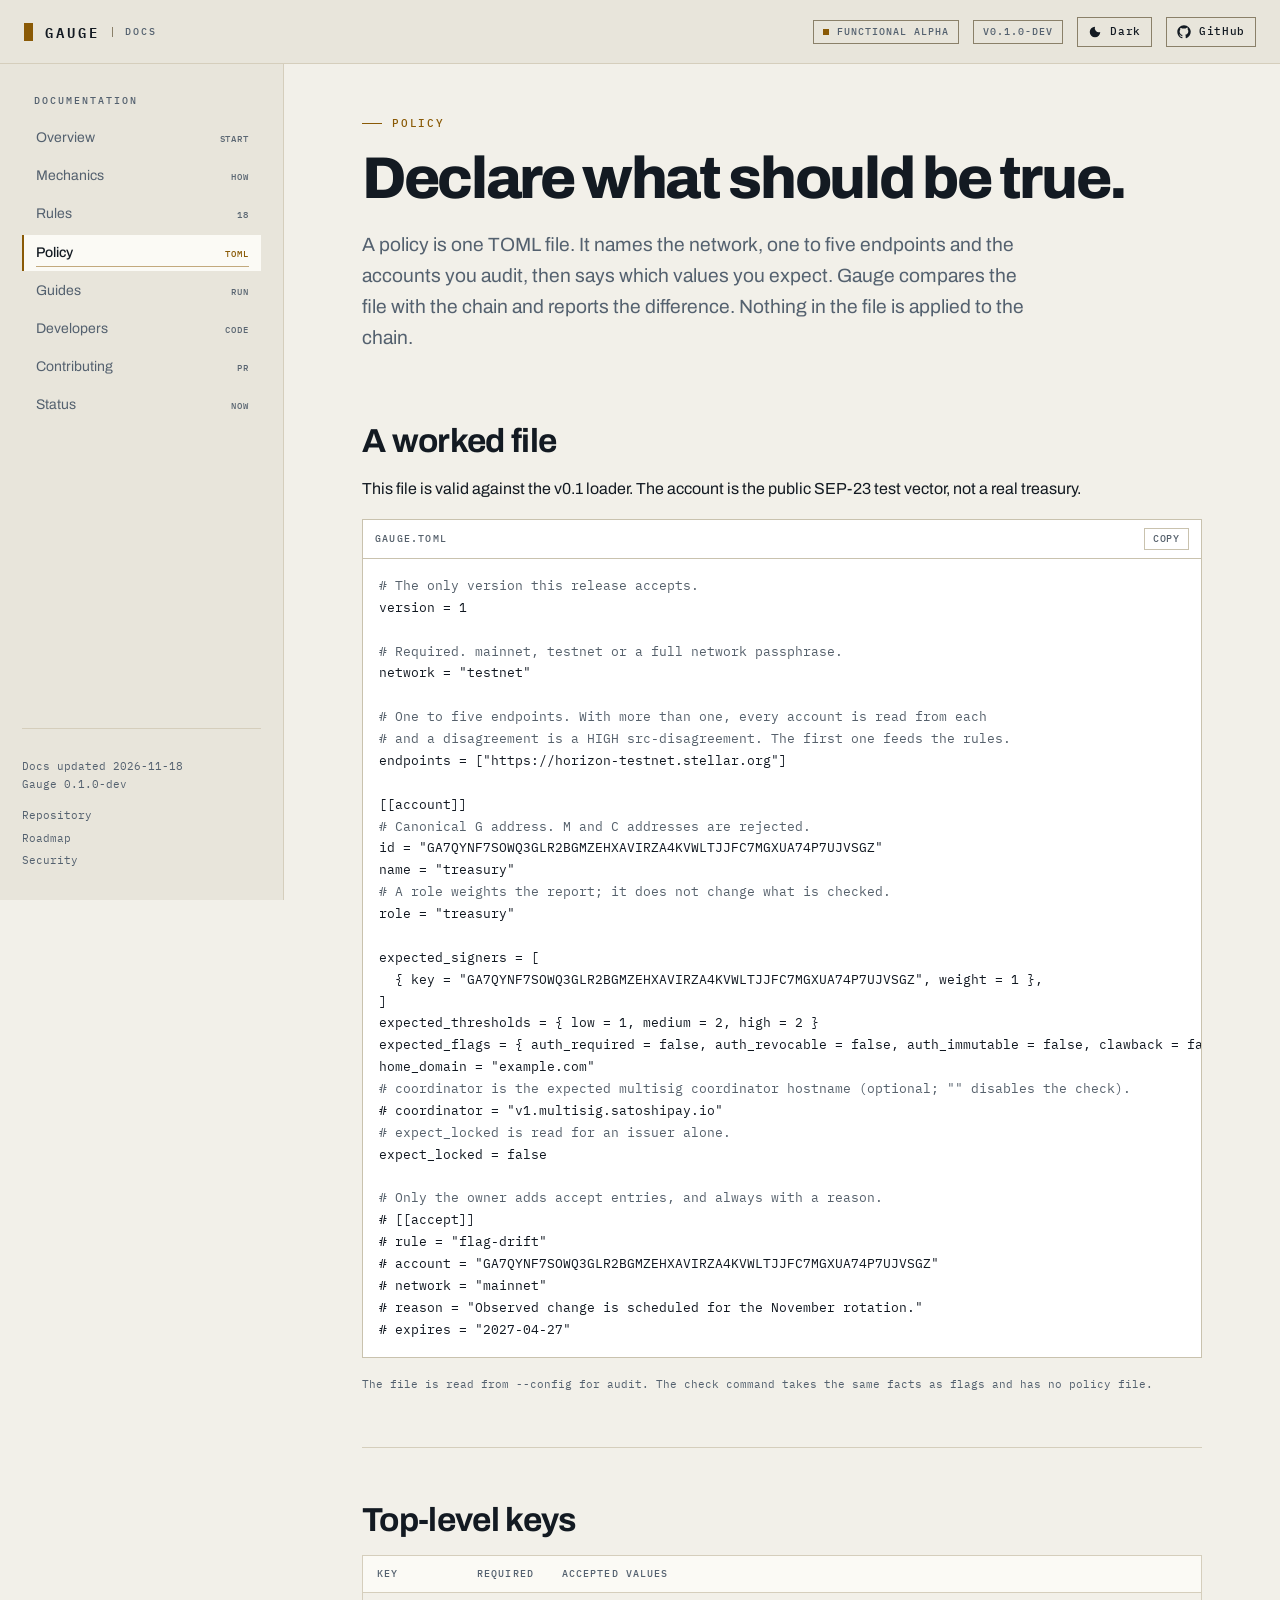
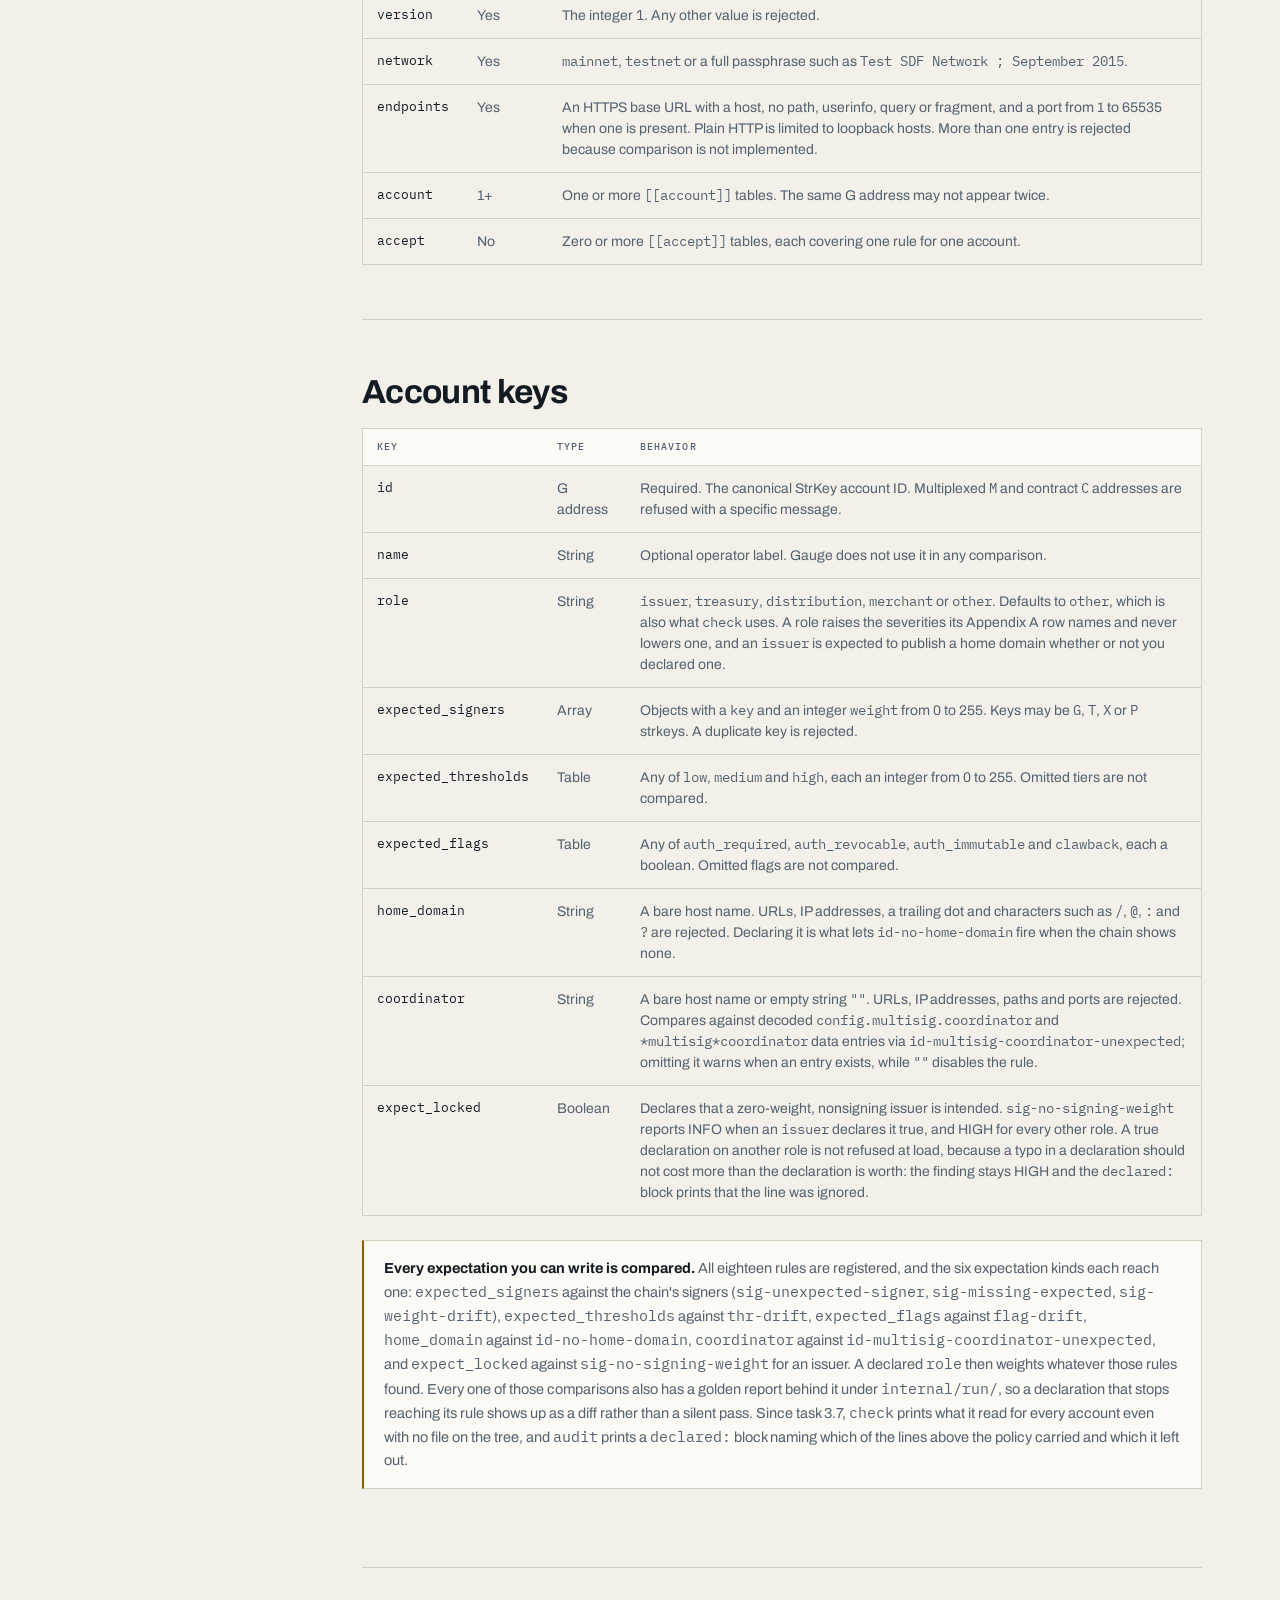
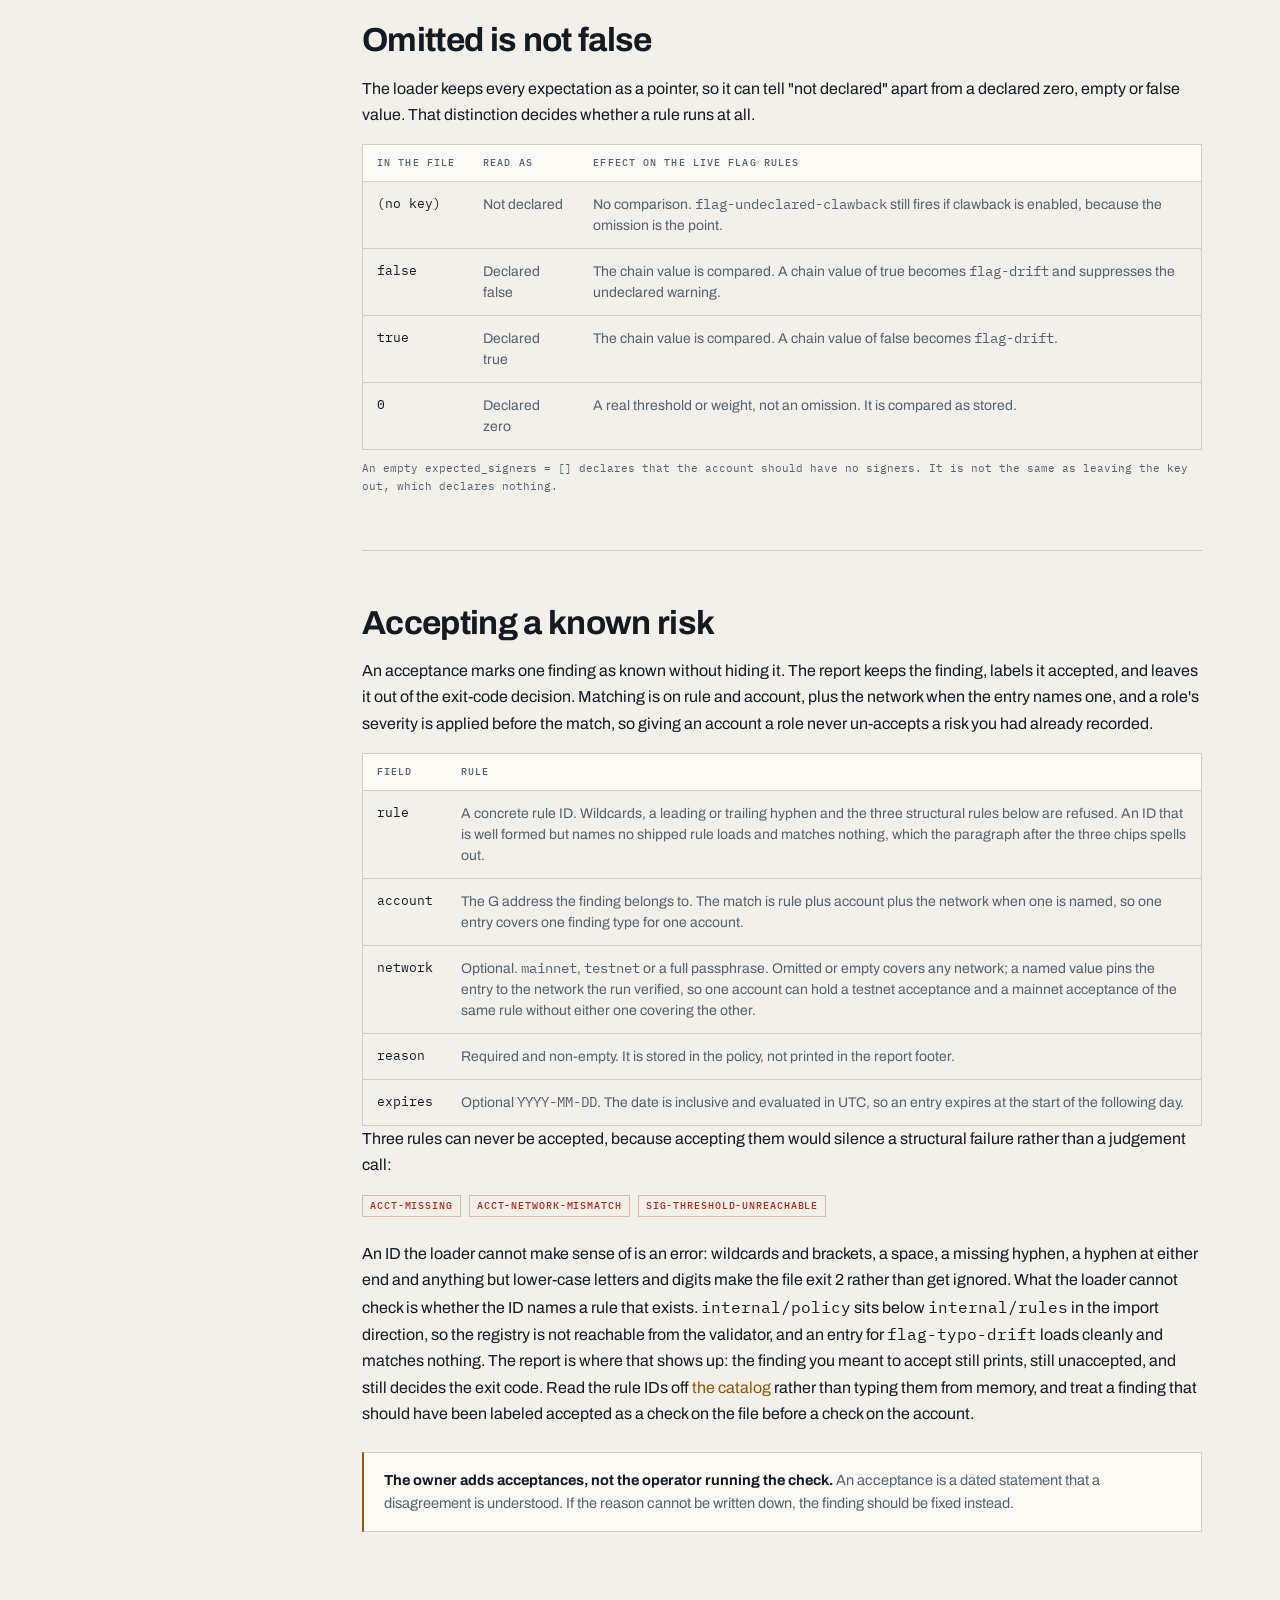
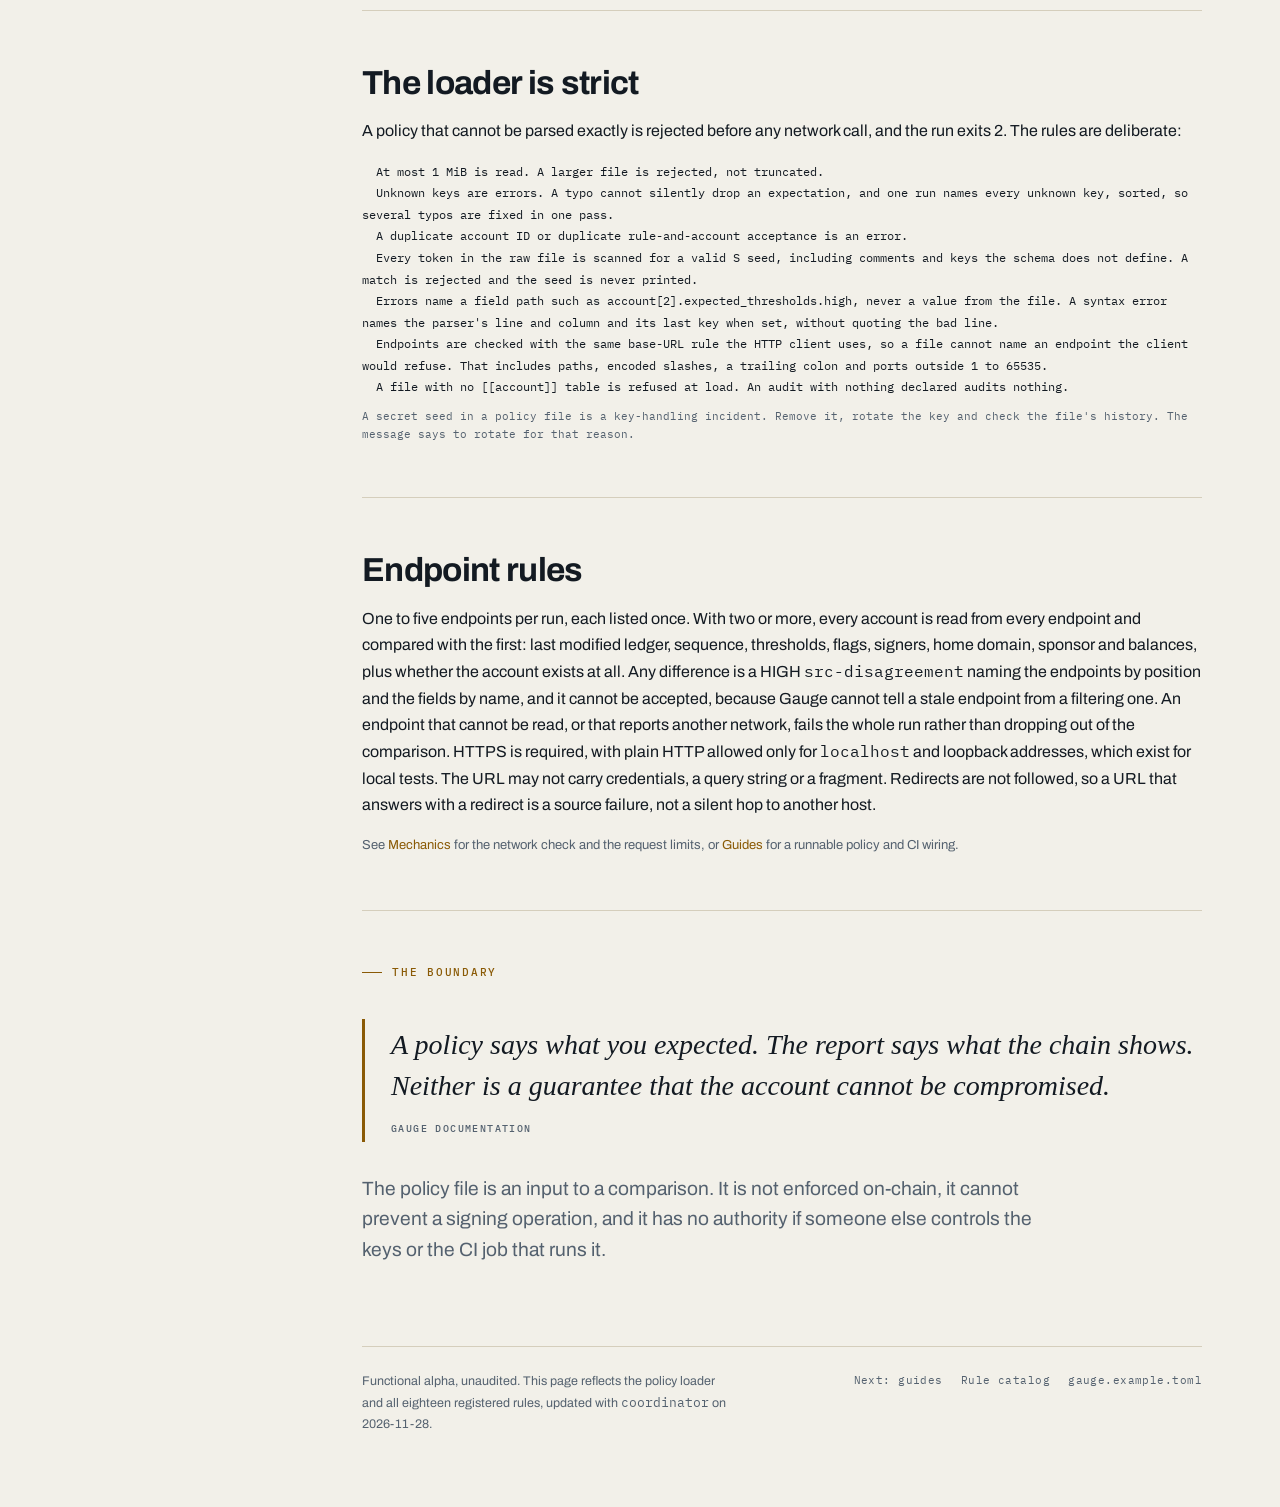
<file: site/policy.html>
<!doctype html>
<html lang="en">
<head>
  <meta charset="utf-8">
  <meta name="viewport" content="width=device-width, initial-scale=1">
  <title>Policy reference · Gauge docs</title>
  <meta name="description" content="The gauge.toml schema: network, endpoints, accounts, expectations and accepted risks, plus the strict rules the loader enforces before a run starts.">
  <meta property="og:type" content="article">
  <meta property="og:title" content="Policy reference · Gauge docs">
  <meta property="og:description" content="Every key gauge.toml accepts, what omission means, and how the loader rejects a file it cannot trust.">
  <meta property="og:url" content="https://posture-sec.github.io/guage/policy.html">
  <meta property="og:image" content="https://posture-sec.github.io/guage/assets/og.png">
  <link rel="icon" href="assets/favicon.svg" type="image/svg+xml">
  <meta name="theme-color" content="#080b10">
  <script>
    // Choose the theme before first paint so neither mode flashes the other.
    (() => {
      let stored = null;
      try { stored = localStorage.getItem("gauge-theme"); } catch {}
      const light = stored ? stored === "light" : matchMedia("(prefers-color-scheme: light)").matches;
      document.documentElement.dataset.theme = light ? "light" : "dark";
      document.documentElement.dataset.themeReady = "";
    })();
  </script>
  <link rel="preconnect" href="https://fonts.googleapis.com">
  <link rel="preconnect" href="https://fonts.gstatic.com" crossorigin>
  <link href="https://fonts.googleapis.com/css2?family=Archivo:wght@400;500;600;700;800&family=IBM+Plex+Mono:wght@400;500;600&display=swap" rel="stylesheet">
  <link rel="stylesheet" href="assets/site.css">
  <link rel="stylesheet" href="assets/motion.css">
  <script src="assets/site.js" defer></script>
  <script src="assets/motion.js" defer></script>
</head>
<body data-page="policy">
  <a class="skip-link" href="#main">Skip to content</a>
  <div class="site">
    <header class="topbar">
      <a class="brand" href="index.html"><span class="brand-mark"></span>Gauge<span class="brand-sub">docs</span></a>
      <div class="topbar-right">
        <span class="status-pill">Functional alpha</span>
        <span class="version-pill">v0.1.0-dev</span>
        <button class="theme-toggle" type="button" aria-label="Switch to light theme">
          <svg class="icon-sun" viewBox="0 0 24 24" aria-hidden="true"><circle cx="12" cy="12" r="5" fill="currentColor"/><path fill="none" stroke="currentColor" stroke-width="2" d="M12 1.5v3M12 19.5v3M1.5 12h3M19.5 12h3M4.4 4.4l2.1 2.1M17.5 17.5l2.1 2.1M19.6 4.4l-2.1 2.1M6.5 17.5l-2.1 2.1"/></svg>
          <svg class="icon-moon" viewBox="0 0 24 24" aria-hidden="true"><path fill="currentColor" d="M12 3a9 9 0 1 0 9 9 7 7 0 0 1-9-9z"/></svg>
          <span>Light</span>
        </button>
        <a class="icon-link" href="https://github.com/posture-sec/guage">
          <svg viewBox="0 0 24 24" aria-hidden="true"><path fill="currentColor" d="M12 .5C5.7.5.5 5.7.5 12c0 5.1 3.3 9.4 7.9 10.9.6.1.8-.3.8-.6v-2c-3.2.7-3.9-1.5-3.9-1.5-.5-1.3-1.2-1.7-1.2-1.7-1-.7.1-.7.1-.7 1.1.1 1.7 1.2 1.7 1.2 1 1.7 2.6 1.2 3.2.9.1-.7.4-1.2.7-1.5-2.6-.3-5.3-1.3-5.3-5.8 0-1.3.5-2.3 1.2-3.1-.1-.3-.5-1.5.1-3.1 0 0 1-.3 3.2 1.2a11 11 0 0 1 5.8 0C17.1 4.2 18.1 4.5 18.1 4.5c.6 1.6.2 2.8.1 3.1.8.8 1.2 1.8 1.2 3.1 0 4.5-2.7 5.5-5.3 5.8.4.4.8 1.1.8 2.2v3.3c0 .3.2.7.8.6 4.6-1.5 7.9-5.8 7.9-10.9C23.5 5.7 18.3.5 12 .5z"/></svg>
          <span>GitHub</span>
        </a>
      </div>
    </header>

    <aside class="sidebar">
      <p class="side-label">Documentation</p>
      <nav class="side-nav" aria-label="Documentation">
        <a href="index.html">Overview <span>start</span></a>
        <a href="mechanics.html">Mechanics <span>how</span></a>
        <a href="rules.html">Rules <span>18</span></a>
        <a href="policy.html" aria-current="page">Policy <span>toml</span></a>
        <a href="guides.html">Guides <span>run</span></a>
        <a href="developers.html">Developers <span>code</span></a>
        <a href="contributing.html">Contributing <span>pr</span></a>
        <a href="status.html">Status <span>now</span></a>
      </nav>
      <div class="side-meta">
        <p>Docs updated 2026-11-18<br>Gauge 0.1.0-dev</p>
        <a href="https://github.com/posture-sec/guage">Repository</a>
        <a href="https://github.com/posture-sec/guage/blob/main/ROADMAP.md">Roadmap</a>
        <a href="https://github.com/posture-sec/guage/blob/main/SECURITY.md">Security</a>
      </div>
    </aside>

    <main class="main" id="main">
      <div class="content">
        <p class="eyebrow">Policy</p>
        <h1>Declare what should be true.</h1>
        <p class="lede">A policy is one TOML file. It names the network, one to five endpoints and the accounts you audit, then says which values you expect. Gauge compares the file with the chain and reports the difference. Nothing in the file is applied to the chain.</p>

        <section class="section">
          <h2>A worked file</h2>
          <p>This file is valid against the v0.1 loader. The account is the public SEP-23 test vector, not a real treasury.</p>
          <div class="code code--paper" data-copy>
            <div class="code-label"><span>gauge.toml</span></div>
            <pre><span class="c"># The only version this release accepts.</span>
version = 1

<span class="c"># Required. mainnet, testnet or a full network passphrase.</span>
network = "testnet"

<span class="c"># One to five endpoints. With more than one, every account is read from each</span>
<span class="c"># and a disagreement is a HIGH src-disagreement. The first one feeds the rules.</span>
endpoints = ["https://horizon-testnet.stellar.org"]

[[account]]
<span class="c"># Canonical G address. M and C addresses are rejected.</span>
id = "GA7QYNF7SOWQ3GLR2BGMZEHXAVIRZA4KVWLTJJFC7MGXUA74P7UJVSGZ"
name = "treasury"
<span class="c"># A role weights the report; it does not change what is checked.</span>
role = "treasury"

expected_signers = [
  { key = "GA7QYNF7SOWQ3GLR2BGMZEHXAVIRZA4KVWLTJJFC7MGXUA74P7UJVSGZ", weight = 1 },
]
expected_thresholds = { low = 1, medium = 2, high = 2 }
expected_flags = { auth_required = false, auth_revocable = false, auth_immutable = false, clawback = false }
home_domain = "example.com"
<span class="c"># coordinator is the expected multisig coordinator hostname (optional; "" disables the check).</span>
# coordinator = "v1.multisig.satoshipay.io"
<span class="c"># expect_locked is read for an issuer alone.</span>
expect_locked = false

<span class="c"># Only the owner adds accept entries, and always with a reason.</span>
# [[accept]]
# rule = "flag-drift"
# account = "GA7QYNF7SOWQ3GLR2BGMZEHXAVIRZA4KVWLTJJFC7MGXUA74P7UJVSGZ"
# network = "mainnet"
# reason = "Observed change is scheduled for the November rotation."
# expires = "2027-04-27"</pre>
          </div>
          <p class="table-caption">The file is read from <code>--config</code> for <code>audit</code>. The <code>check</code> command takes the same facts as flags and has no policy file.</p>
        </section>

        <section class="section">
          <h2>Top-level keys</h2>
          <div class="table-wrap">
            <table>
              <thead>
                <tr><th>Key</th><th>Required</th><th>Accepted values</th></tr>
              </thead>
              <tbody>
                <tr><td>version</td><td>Yes</td><td>The integer <code>1</code>. Any other value is rejected.</td></tr>
                <tr><td>network</td><td>Yes</td><td><code>mainnet</code>, <code>testnet</code> or a full passphrase such as <code>Test SDF Network ; September 2015</code>.</td></tr>
                <tr><td>endpoints</td><td>Yes</td><td>An HTTPS base URL with a host, no path, userinfo, query or fragment, and a port from 1 to 65535 when one is present. Plain HTTP is limited to loopback hosts. More than one entry is rejected because comparison is not implemented.</td></tr>
                <tr><td>account</td><td>1+</td><td>One or more <code>[[account]]</code> tables. The same G address may not appear twice.</td></tr>
                <tr><td>accept</td><td>No</td><td>Zero or more <code>[[accept]]</code> tables, each covering one rule for one account.</td></tr>
              </tbody>
            </table>
          </div>
        </section>

        <section class="section">
          <h2>Account keys</h2>
          <div class="table-wrap">
            <table>
              <thead>
                <tr><th>Key</th><th>Type</th><th>Behavior</th></tr>
              </thead>
              <tbody>
                <tr><td>id</td><td>G address</td><td>Required. The canonical StrKey account ID. Multiplexed <code>M</code> and contract <code>C</code> addresses are refused with a specific message.</td></tr>
                <tr><td>name</td><td>String</td><td>Optional operator label. Gauge does not use it in any comparison.</td></tr>
                <tr><td>role</td><td>String</td><td><code>issuer</code>, <code>treasury</code>, <code>distribution</code>, <code>merchant</code> or <code>other</code>. Defaults to <code>other</code>, which is also what <code>check</code> uses. A role raises the severities its Appendix A row names and never lowers one, and an <code>issuer</code> is expected to publish a home domain whether or not you declared one.</td></tr>
                <tr><td>expected_signers</td><td>Array</td><td>Objects with a <code>key</code> and an integer <code>weight</code> from 0 to 255. Keys may be <code>G</code>, <code>T</code>, <code>X</code> or <code>P</code> strkeys. A duplicate key is rejected.</td></tr>
                <tr><td>expected_thresholds</td><td>Table</td><td>Any of <code>low</code>, <code>medium</code> and <code>high</code>, each an integer from 0 to 255. Omitted tiers are not compared.</td></tr>
                <tr><td>expected_flags</td><td>Table</td><td>Any of <code>auth_required</code>, <code>auth_revocable</code>, <code>auth_immutable</code> and <code>clawback</code>, each a boolean. Omitted flags are not compared.</td></tr>
                <tr><td>home_domain</td><td>String</td><td>A bare host name. URLs, IP addresses, a trailing dot and characters such as <code>/</code>, <code>@</code>, <code>:</code> and <code>?</code> are rejected. Declaring it is what lets <code>id-no-home-domain</code> fire when the chain shows none.</td></tr>
                <tr><td>coordinator</td><td>String</td><td>A bare host name or empty string <code>""</code>. URLs, IP addresses, paths and ports are rejected. Compares against decoded <code>config.multisig.coordinator</code> and <code>*multisig*coordinator</code> data entries via <code>id-multisig-coordinator-unexpected</code>; omitting it warns when an entry exists, while <code>""</code> disables the rule.</td></tr>
                <tr><td>expect_locked</td><td>Boolean</td><td>Declares that a zero-weight, nonsigning issuer is intended. <code>sig-no-signing-weight</code> reports INFO when an <code>issuer</code> declares it true, and HIGH for every other role. A true declaration on another role is not refused at load, because a typo in a declaration should not cost more than the declaration is worth: the finding stays HIGH and the <code>declared:</code> block prints that the line was ignored.</td></tr>
              </tbody>
            </table>
          </div>
          <div class="note">
            <p><strong>Every expectation you can write is compared.</strong> All eighteen rules are registered, and the six expectation kinds each reach one: <code>expected_signers</code> against the chain's signers (<code>sig-unexpected-signer</code>, <code>sig-missing-expected</code>, <code>sig-weight-drift</code>), <code>expected_thresholds</code> against <code>thr-drift</code>, <code>expected_flags</code> against <code>flag-drift</code>, <code>home_domain</code> against <code>id-no-home-domain</code>, <code>coordinator</code> against <code>id-multisig-coordinator-unexpected</code>, and <code>expect_locked</code> against <code>sig-no-signing-weight</code> for an issuer. A declared <code>role</code> then weights whatever those rules found. Every one of those comparisons also has a golden report behind it under <code>internal/run/</code>, so a declaration that stops reaching its rule shows up as a diff rather than a silent pass. Since task 3.7, <code>check</code> prints what it read for every account even with no file on the tree, and <code>audit</code> prints a <code>declared:</code> block naming which of the lines above the policy carried and which it left out.</p>
          </div>
        </section>

        <section class="section">
          <h2>Omitted is not false</h2>
          <p>The loader keeps every expectation as a pointer, so it can tell "not declared" apart from a declared zero, empty or false value. That distinction decides whether a rule runs at all.</p>
          <div class="table-wrap">
            <table>
              <thead>
                <tr><th>In the file</th><th>Read as</th><th>Effect on the live flag rules</th></tr>
              </thead>
              <tbody>
                <tr><td>(no key)</td><td>Not declared</td><td>No comparison. <code>flag-undeclared-clawback</code> still fires if clawback is enabled, because the omission is the point.</td></tr>
                <tr><td>false</td><td>Declared false</td><td>The chain value is compared. A chain value of true becomes <code>flag-drift</code> and suppresses the undeclared warning.</td></tr>
                <tr><td>true</td><td>Declared true</td><td>The chain value is compared. A chain value of false becomes <code>flag-drift</code>.</td></tr>
                <tr><td>0</td><td>Declared zero</td><td>A real threshold or weight, not an omission. It is compared as stored.</td></tr>
              </tbody>
            </table>
          </div>
          <p class="table-caption">An empty <code>expected_signers = []</code> declares that the account should have no signers. It is not the same as leaving the key out, which declares nothing.</p>
        </section>

        <section class="section">
          <h2>Accepting a known risk</h2>
          <p>An acceptance marks one finding as known without hiding it. The report keeps the finding, labels it accepted, and leaves it out of the exit-code decision. Matching is on rule and account, plus the network when the entry names one, and a role's severity is applied before the match, so giving an account a role never un-accepts a risk you had already recorded.</p>
          <div class="table-wrap">
            <table>
              <thead>
                <tr><th>Field</th><th>Rule</th></tr>
              </thead>
              <tbody>
                <tr><td>rule</td><td>A concrete rule ID. Wildcards, a leading or trailing hyphen and the three structural rules below are refused. An ID that is well formed but names no shipped rule loads and matches nothing, which the paragraph after the three chips spells out.</td></tr>
                <tr><td>account</td><td>The G address the finding belongs to. The match is rule plus account plus the network when one is named, so one entry covers one finding type for one account.</td></tr>
                <tr><td>network</td><td>Optional. <code>mainnet</code>, <code>testnet</code> or a full passphrase. Omitted or empty covers any network; a named value pins the entry to the network the run verified, so one account can hold a testnet acceptance and a mainnet acceptance of the same rule without either one covering the other.</td></tr>
                <tr><td>reason</td><td>Required and non-empty. It is stored in the policy, not printed in the report footer.</td></tr>
                <tr><td>expires</td><td>Optional <code>YYYY-MM-DD</code>. The date is inclusive and evaluated in UTC, so an entry expires at the start of the following day.</td></tr>
              </tbody>
            </table>
          </div>
          <p>Three rules can never be accepted, because accepting them would silence a structural failure rather than a judgement call:</p>
          <div class="chip-row">
            <span class="chip chip--high">acct-missing</span>
            <span class="chip chip--high">acct-network-mismatch</span>
            <span class="chip chip--high">sig-threshold-unreachable</span>
          </div>
          <p>An ID the loader cannot make sense of is an error: wildcards and brackets, a space, a missing hyphen, a hyphen at either end and anything but lower-case letters and digits make the file exit 2 rather than get ignored. What the loader cannot check is whether the ID names a rule that exists. <code>internal/policy</code> sits below <code>internal/rules</code> in the import direction, so the registry is not reachable from the validator, and an entry for <code>flag-typo-drift</code> loads cleanly and matches nothing. The report is where that shows up: the finding you meant to accept still prints, still unaccepted, and still decides the exit code. Read the rule IDs off <a href="rules.html">the catalog</a> rather than typing them from memory, and treat a finding that should have been labeled accepted as a check on the file before a check on the account.</p>
          <div class="note">
            <p><strong>The owner adds acceptances, not the operator running the check.</strong> An acceptance is a dated statement that a disagreement is understood. If the reason cannot be written down, the finding should be fixed instead.</p>
          </div>
        </section>

        <section class="section">
          <h2>The loader is strict</h2>
          <p>A policy that cannot be parsed exactly is rejected before any network call, and the run exits 2. The rules are deliberate:</p>
          <ul class="flow-list">
            <li>At most 1 MiB is read. A larger file is rejected, not truncated.</li>
            <li>Unknown keys are errors. A typo cannot silently drop an expectation, and one run names every unknown key, sorted, so several typos are fixed in one pass.</li>
            <li>A duplicate account ID or duplicate rule-and-account acceptance is an error.</li>
            <li>Every token in the raw file is scanned for a valid <code>S</code> seed, including comments and keys the schema does not define. A match is rejected and the seed is never printed.</li>
            <li>Errors name a field path such as <code>account[2].expected_thresholds.high</code>, never a value from the file. A syntax error names the parser's line and column and its last key when set, without quoting the bad line.</li>
            <li>Endpoints are checked with the same base-URL rule the HTTP client uses, so a file cannot name an endpoint the client would refuse. That includes paths, encoded slashes, a trailing colon and ports outside 1 to 65535.</li>
            <li>A file with no <code>[[account]]</code> table is refused at load. An audit with nothing declared audits nothing.</li>
          </ul>
          <p class="table-caption">A secret seed in a policy file is a key-handling incident. Remove it, rotate the key and check the file's history. The message says to rotate for that reason.</p>
        </section>

        <section class="section">
          <h2>Endpoint rules</h2>
          <p>One to five endpoints per run, each listed once. With two or more, every account is read from every endpoint and compared with the first: last modified ledger, sequence, thresholds, flags, signers, home domain, sponsor and balances, plus whether the account exists at all. Any difference is a HIGH <code>src-disagreement</code> naming the endpoints by position and the fields by name, and it cannot be accepted, because Gauge cannot tell a stale endpoint from a filtering one. An endpoint that cannot be read, or that reports another network, fails the whole run rather than dropping out of the comparison. HTTPS is required, with plain HTTP allowed only for <code>localhost</code> and loopback addresses, which exist for local tests. The URL may not carry credentials, a query string or a fragment. Redirects are not followed, so a URL that answers with a redirect is a source failure, not a silent hop to another host.</p>
          <p class="small muted">See <a href="mechanics.html">Mechanics</a> for the network check and the request limits, or <a href="guides.html">Guides</a> for a runnable policy and CI wiring.</p>
        </section>

        <section class="section">
          <p class="eyebrow">The boundary</p>
          <blockquote class="limits">
            A policy says what you expected. The report says what the chain shows. Neither is a guarantee that the account cannot be compromised.
            <cite>Gauge documentation</cite>
          </blockquote>
          <p class="lede">The policy file is an input to a comparison. It is not enforced on-chain, it cannot prevent a signing operation, and it has no authority if someone else controls the keys or the CI job that runs it.</p>
        </section>

        <footer class="footer">
          <p>Functional alpha, unaudited. This page reflects the policy loader and all eighteen registered rules, updated with <code>coordinator</code> on 2026-11-28.</p>
          <div class="footer-links">
            <a href="guides.html">Next: guides</a>
            <a href="rules.html">Rule catalog</a>
            <a href="https://github.com/posture-sec/guage/blob/main/gauge.example.toml">gauge.example.toml</a>
          </div>
        </footer>
      </div>
    </main>
  </div>
</body>
</html>
</file>
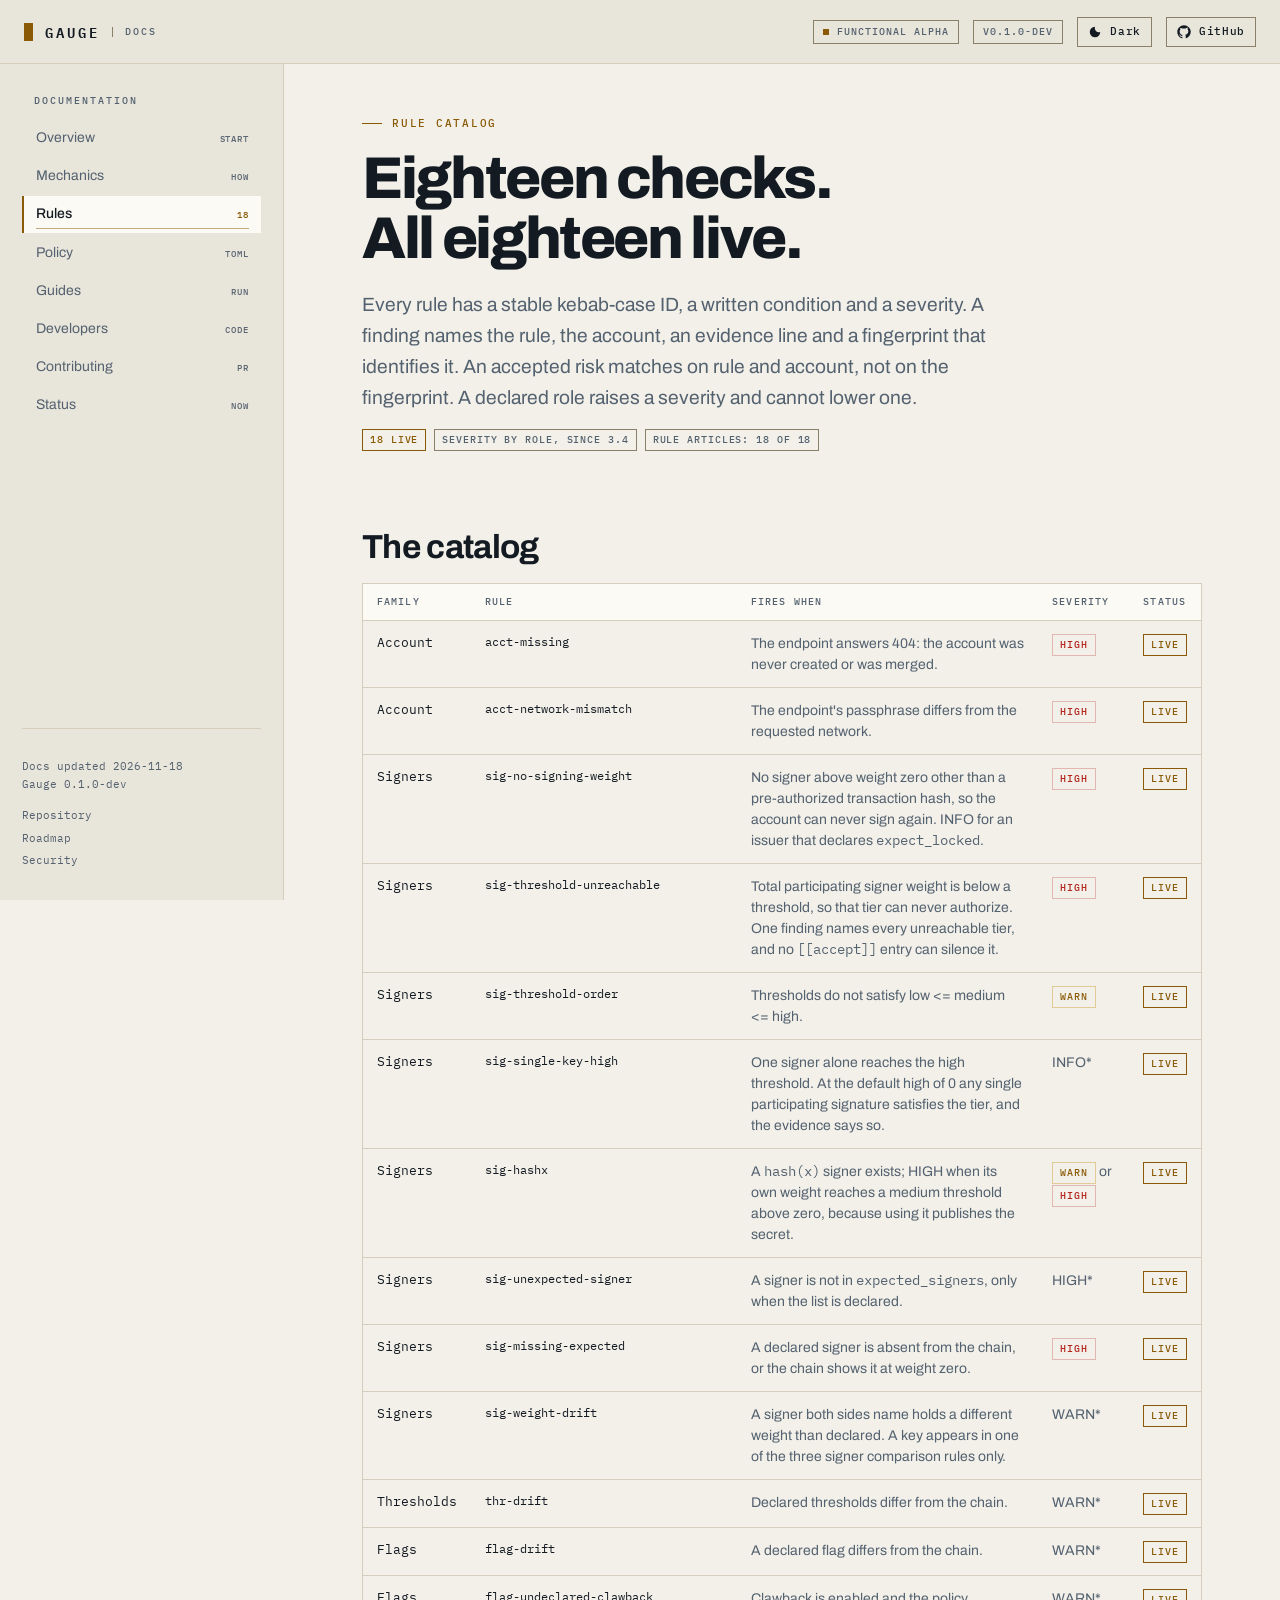
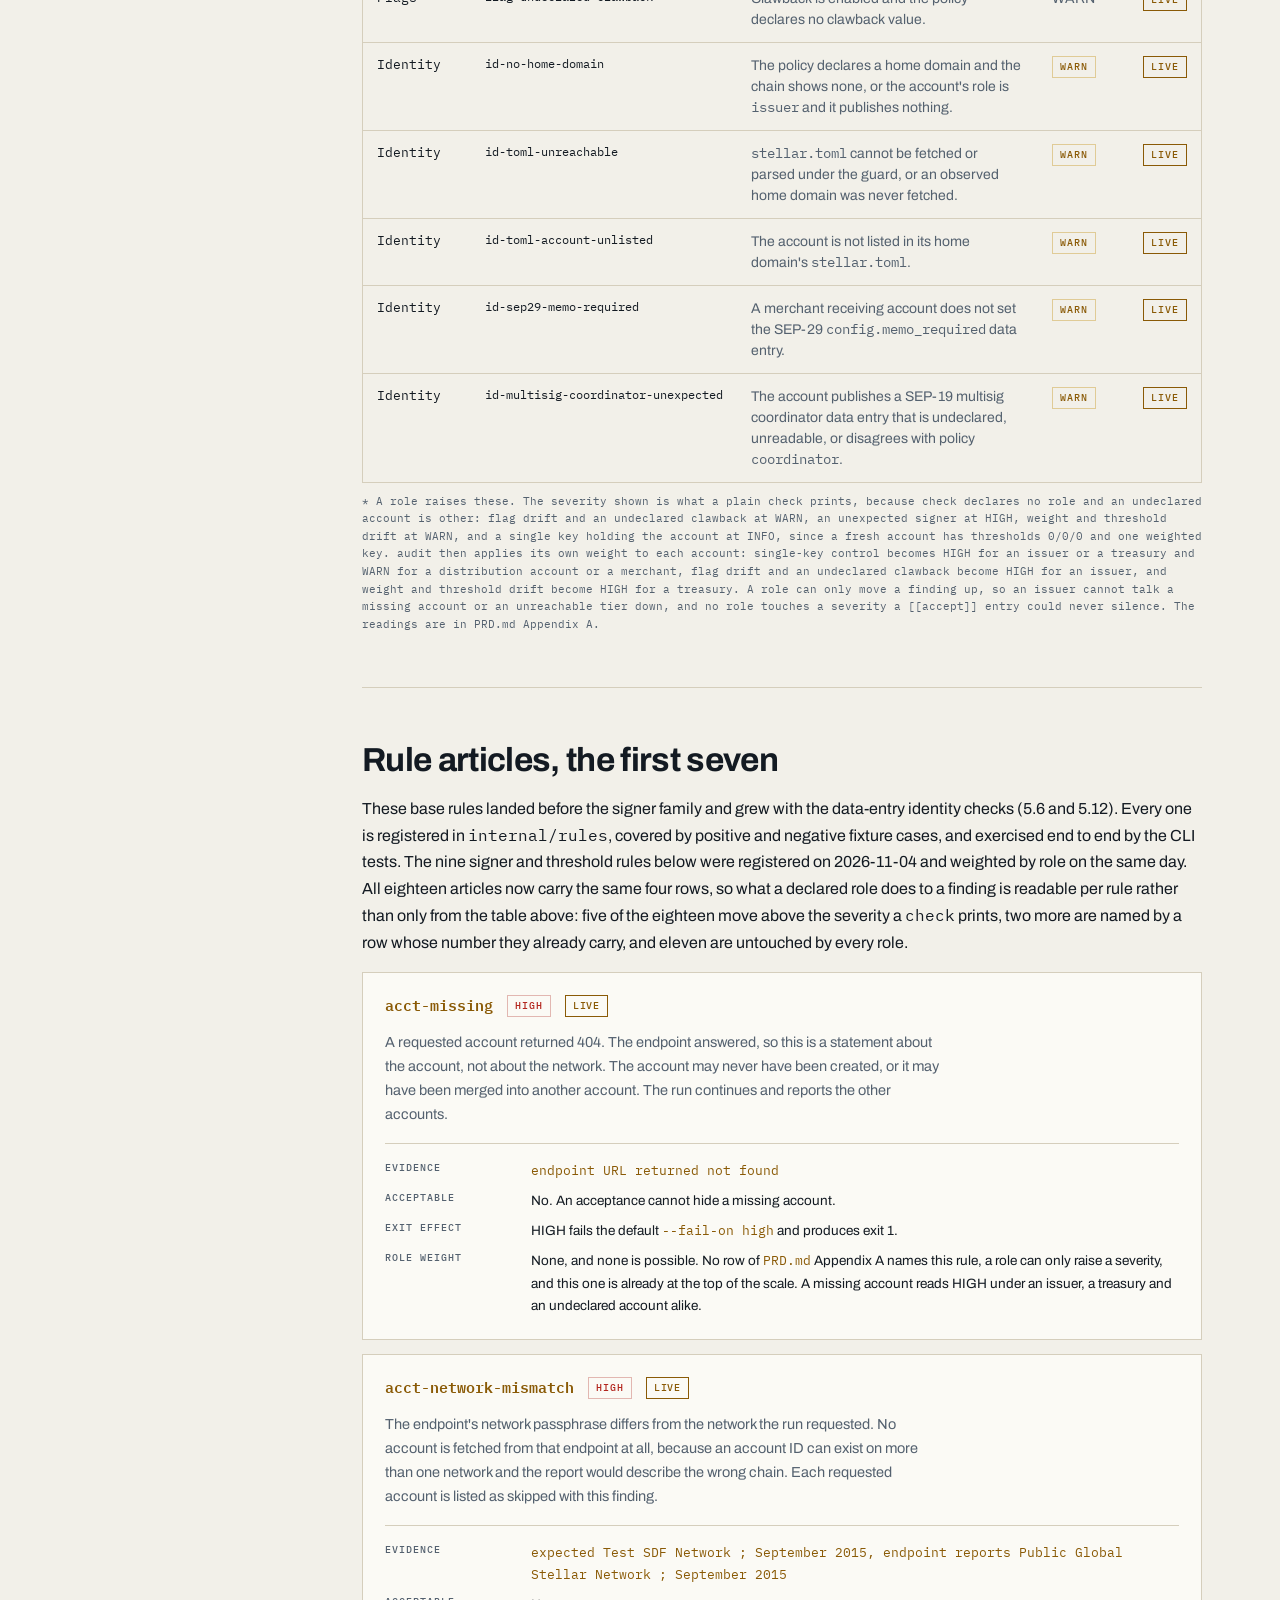
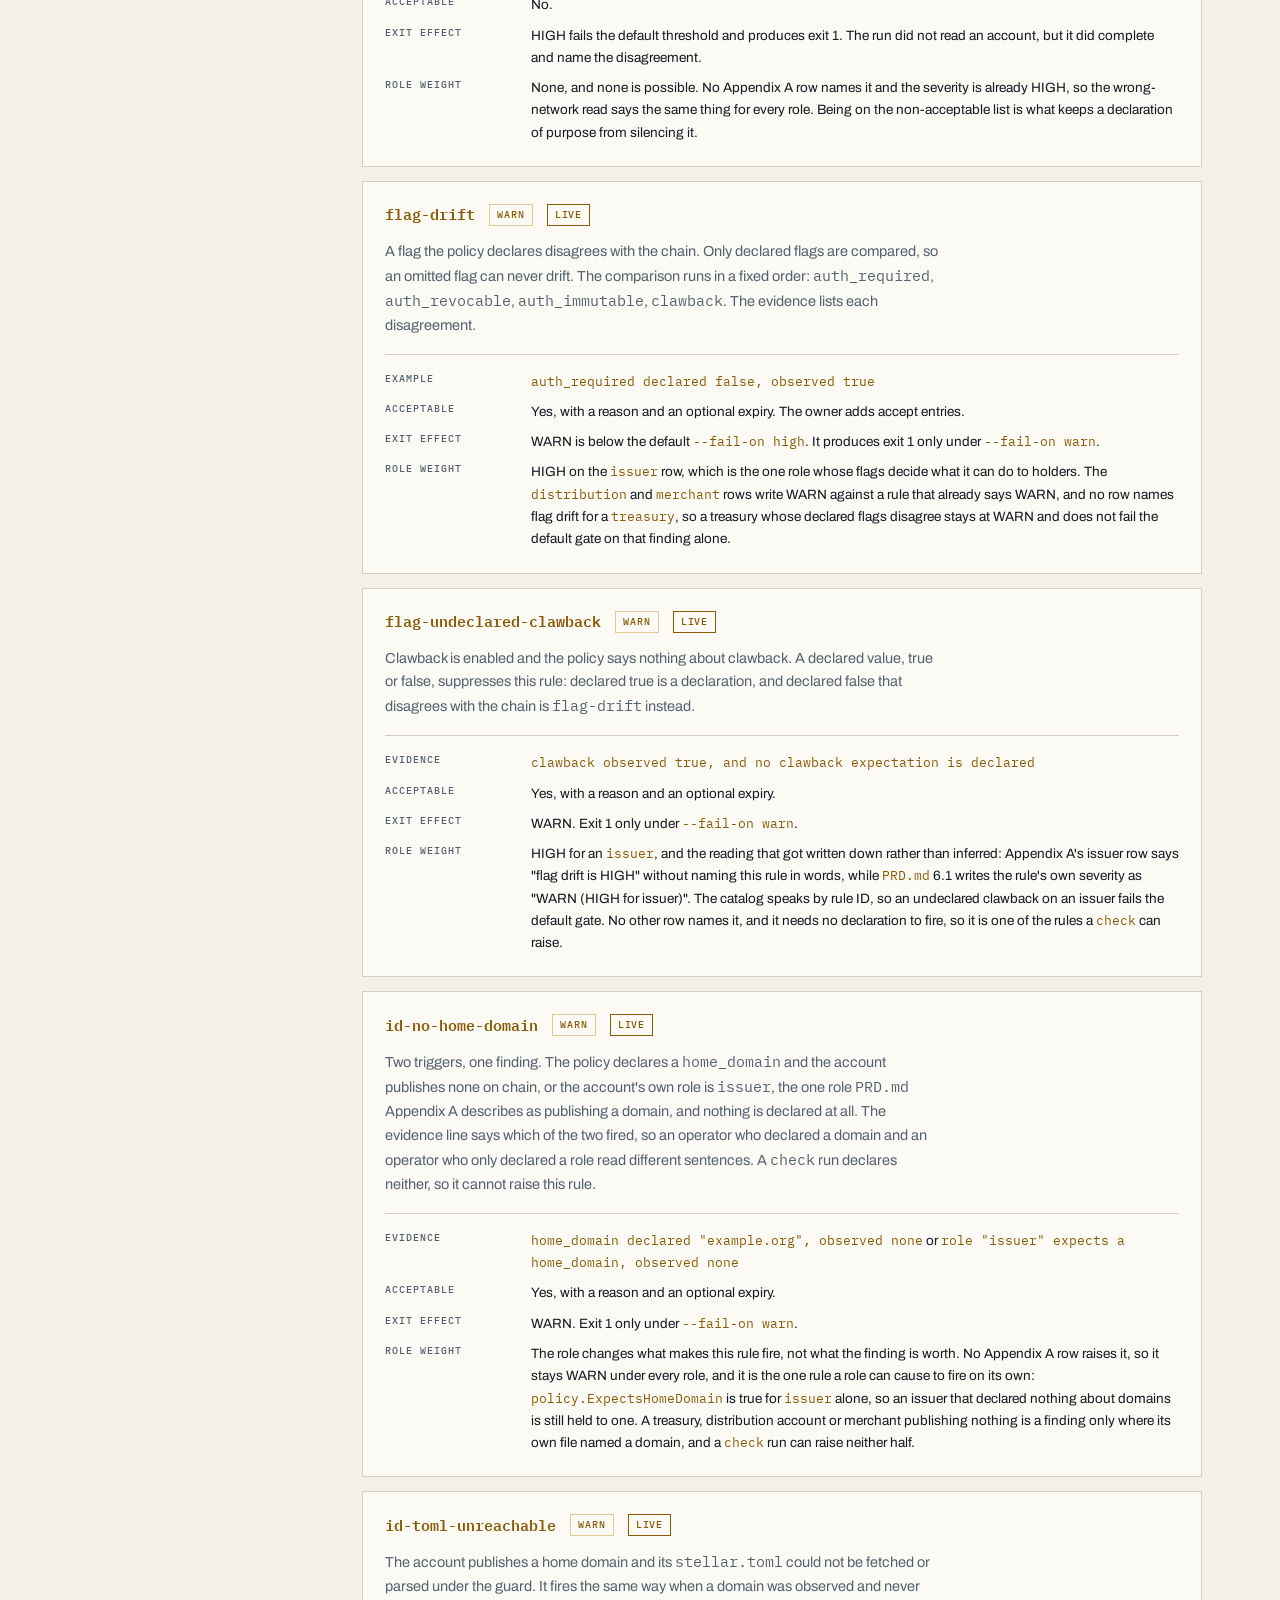
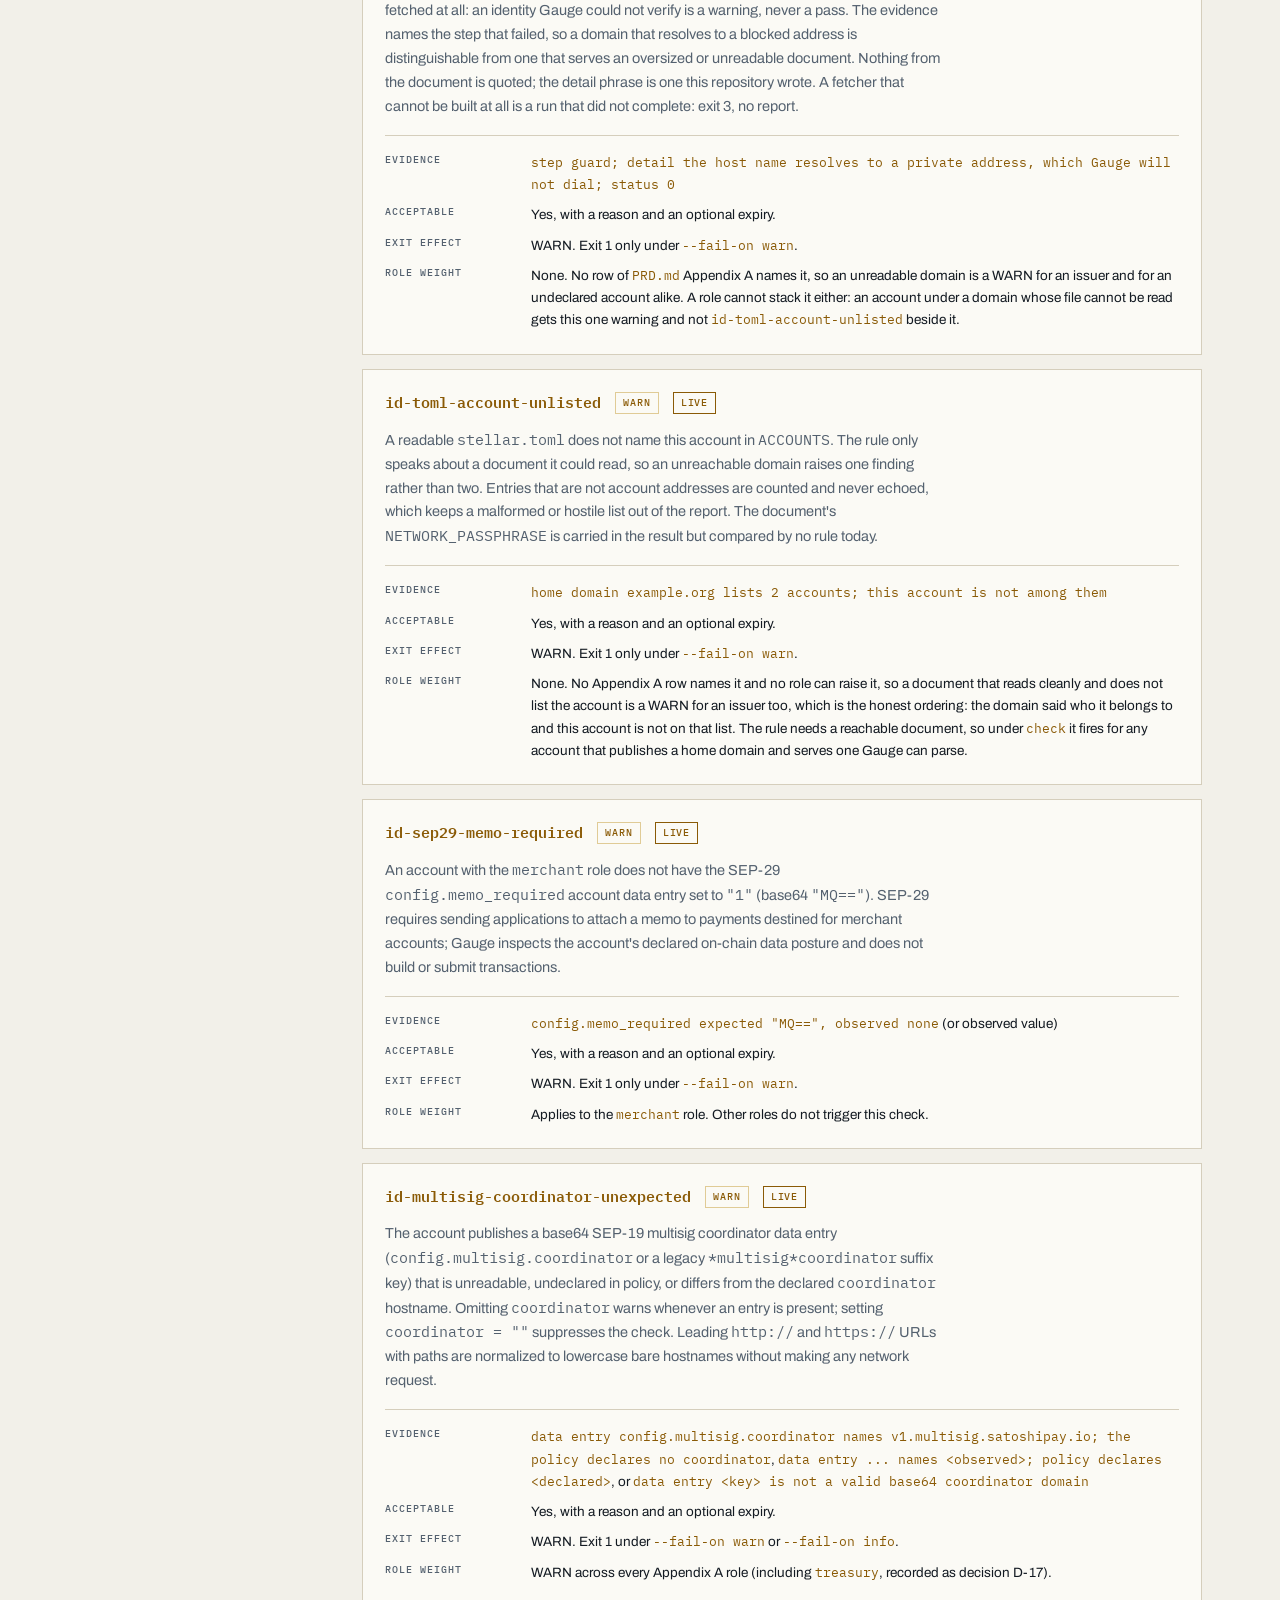
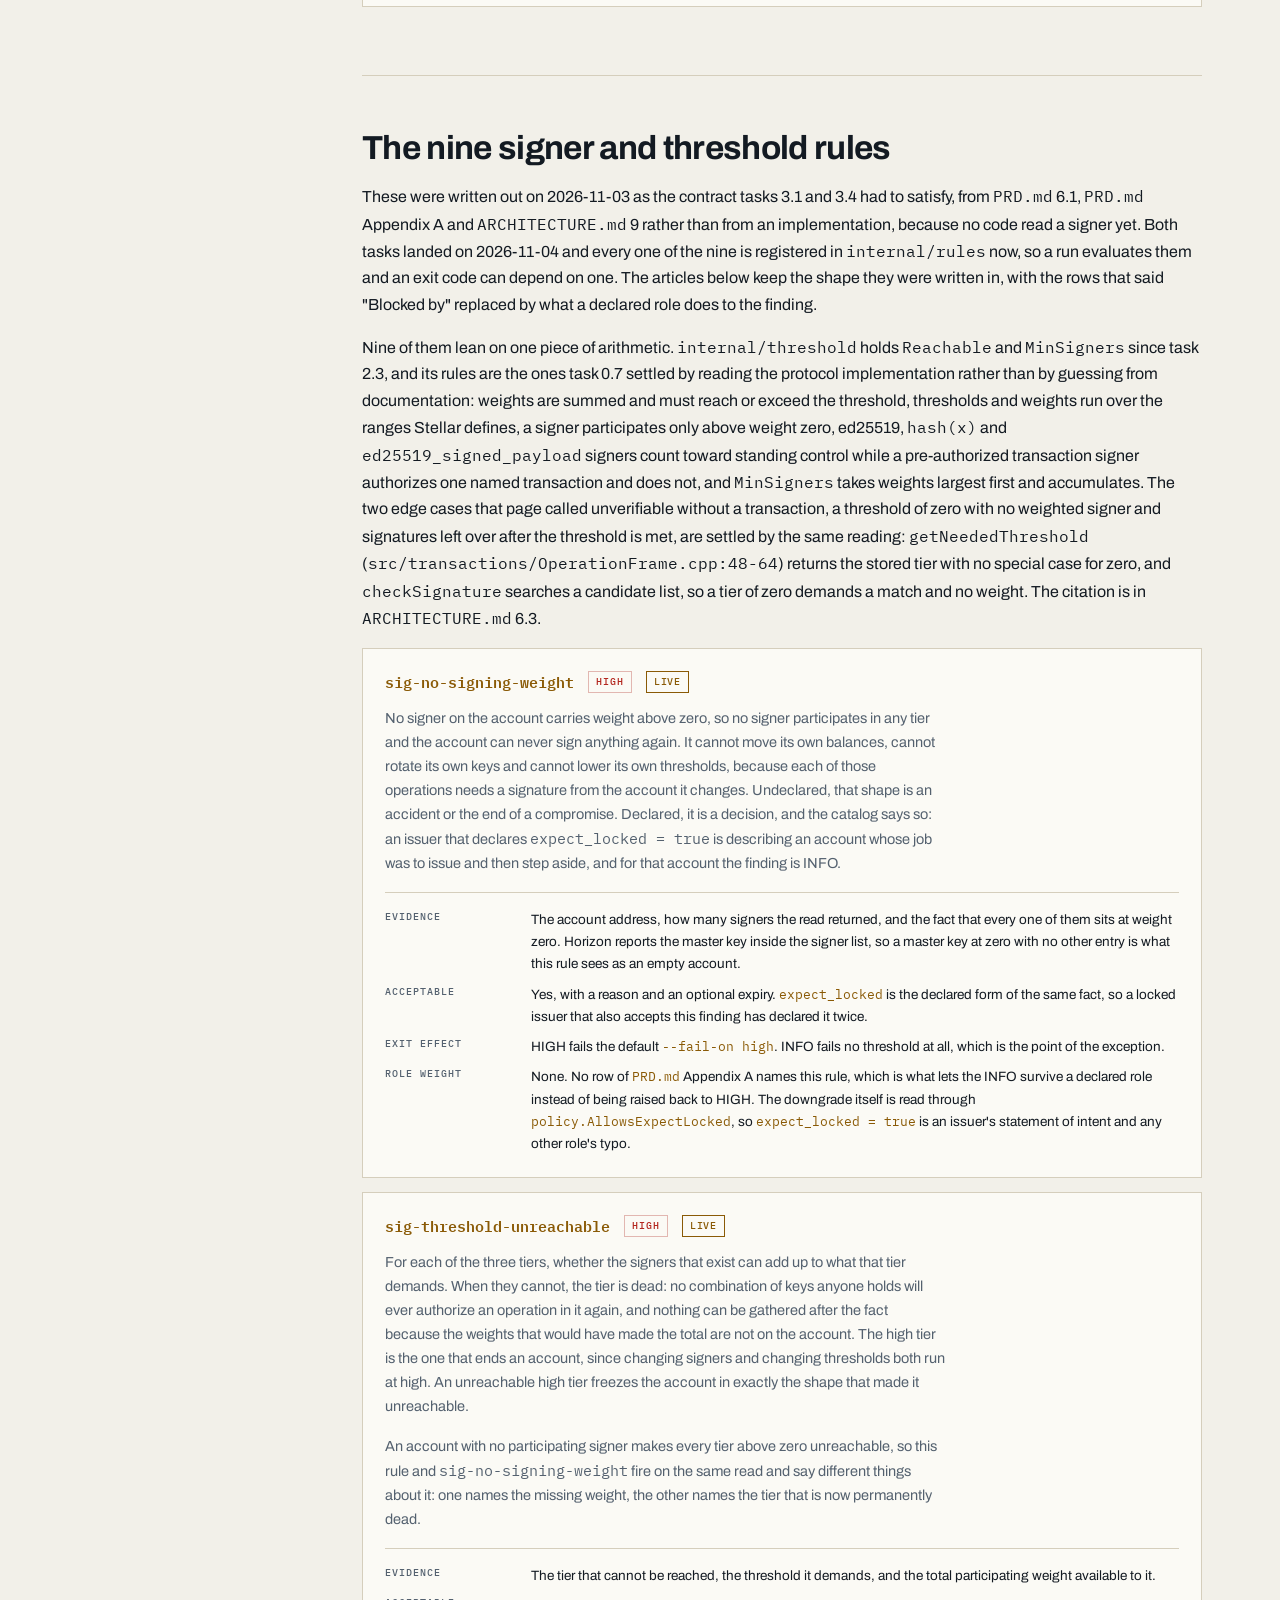
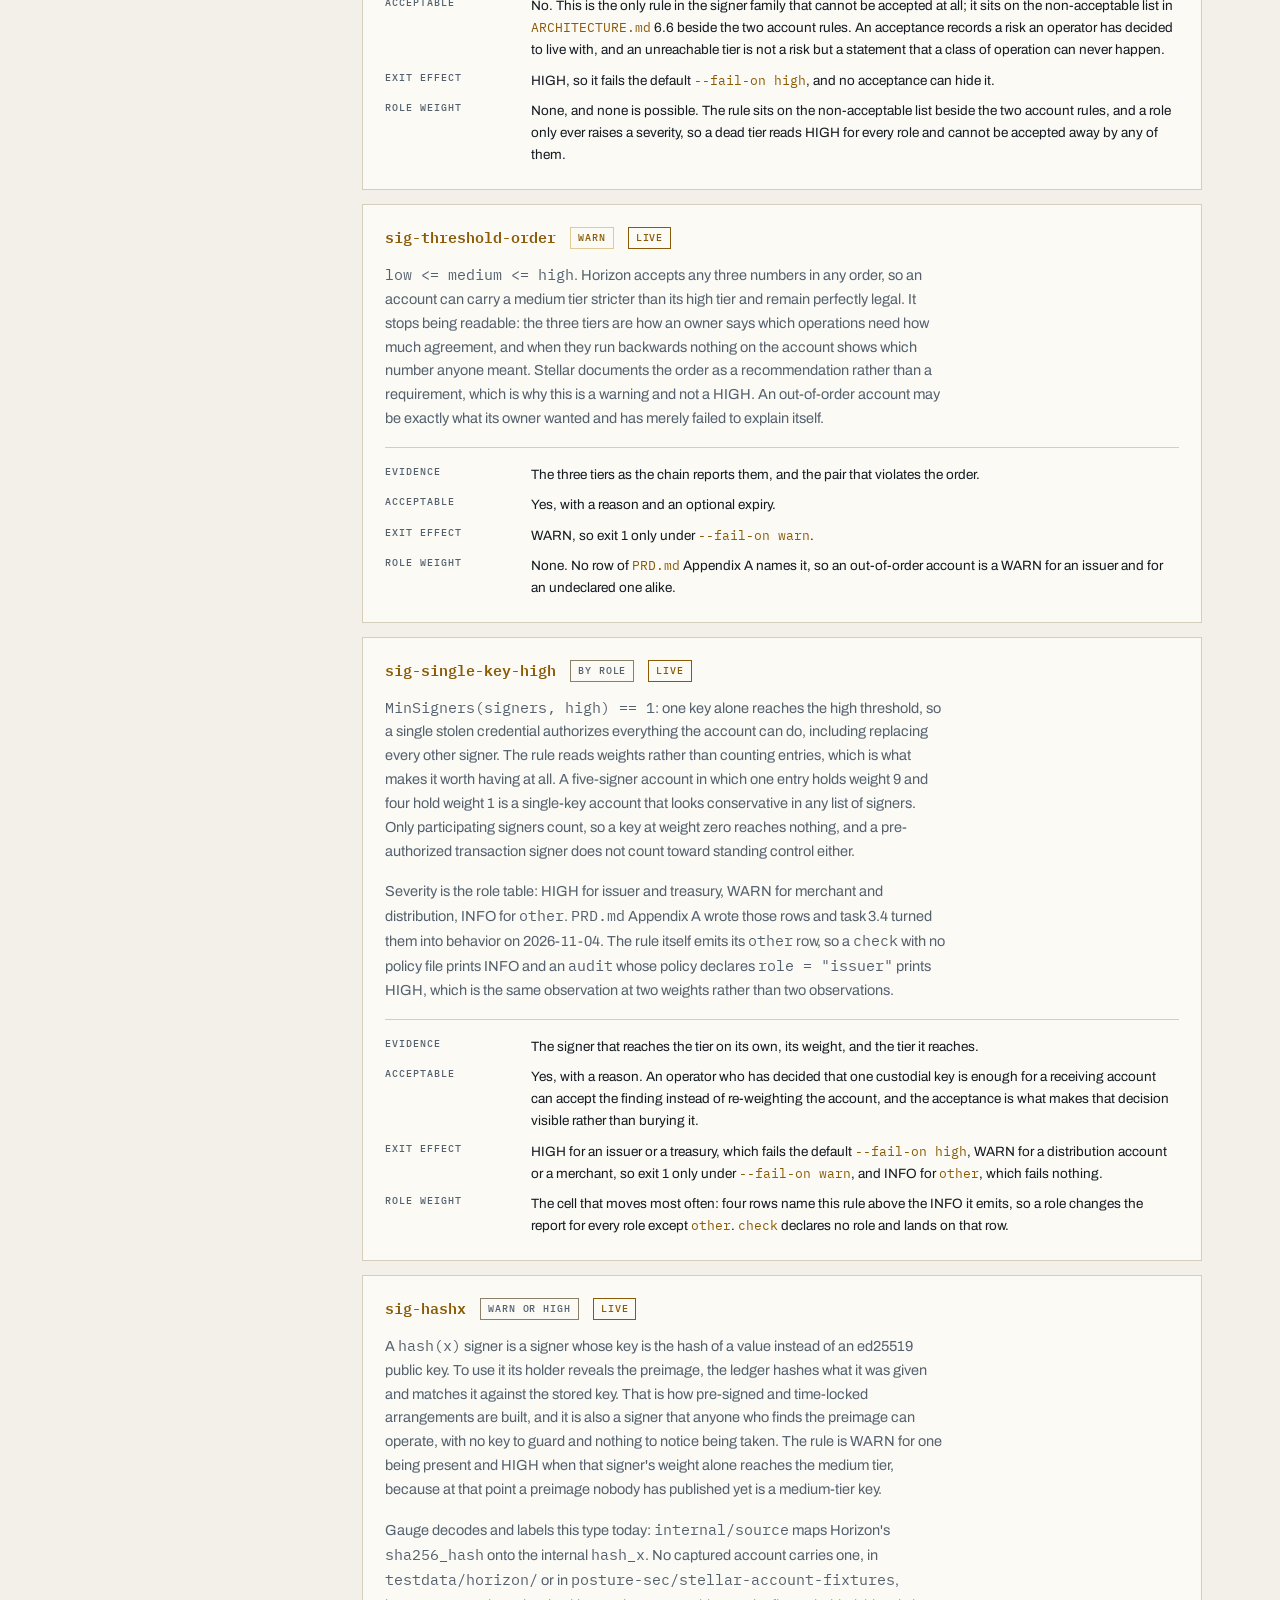
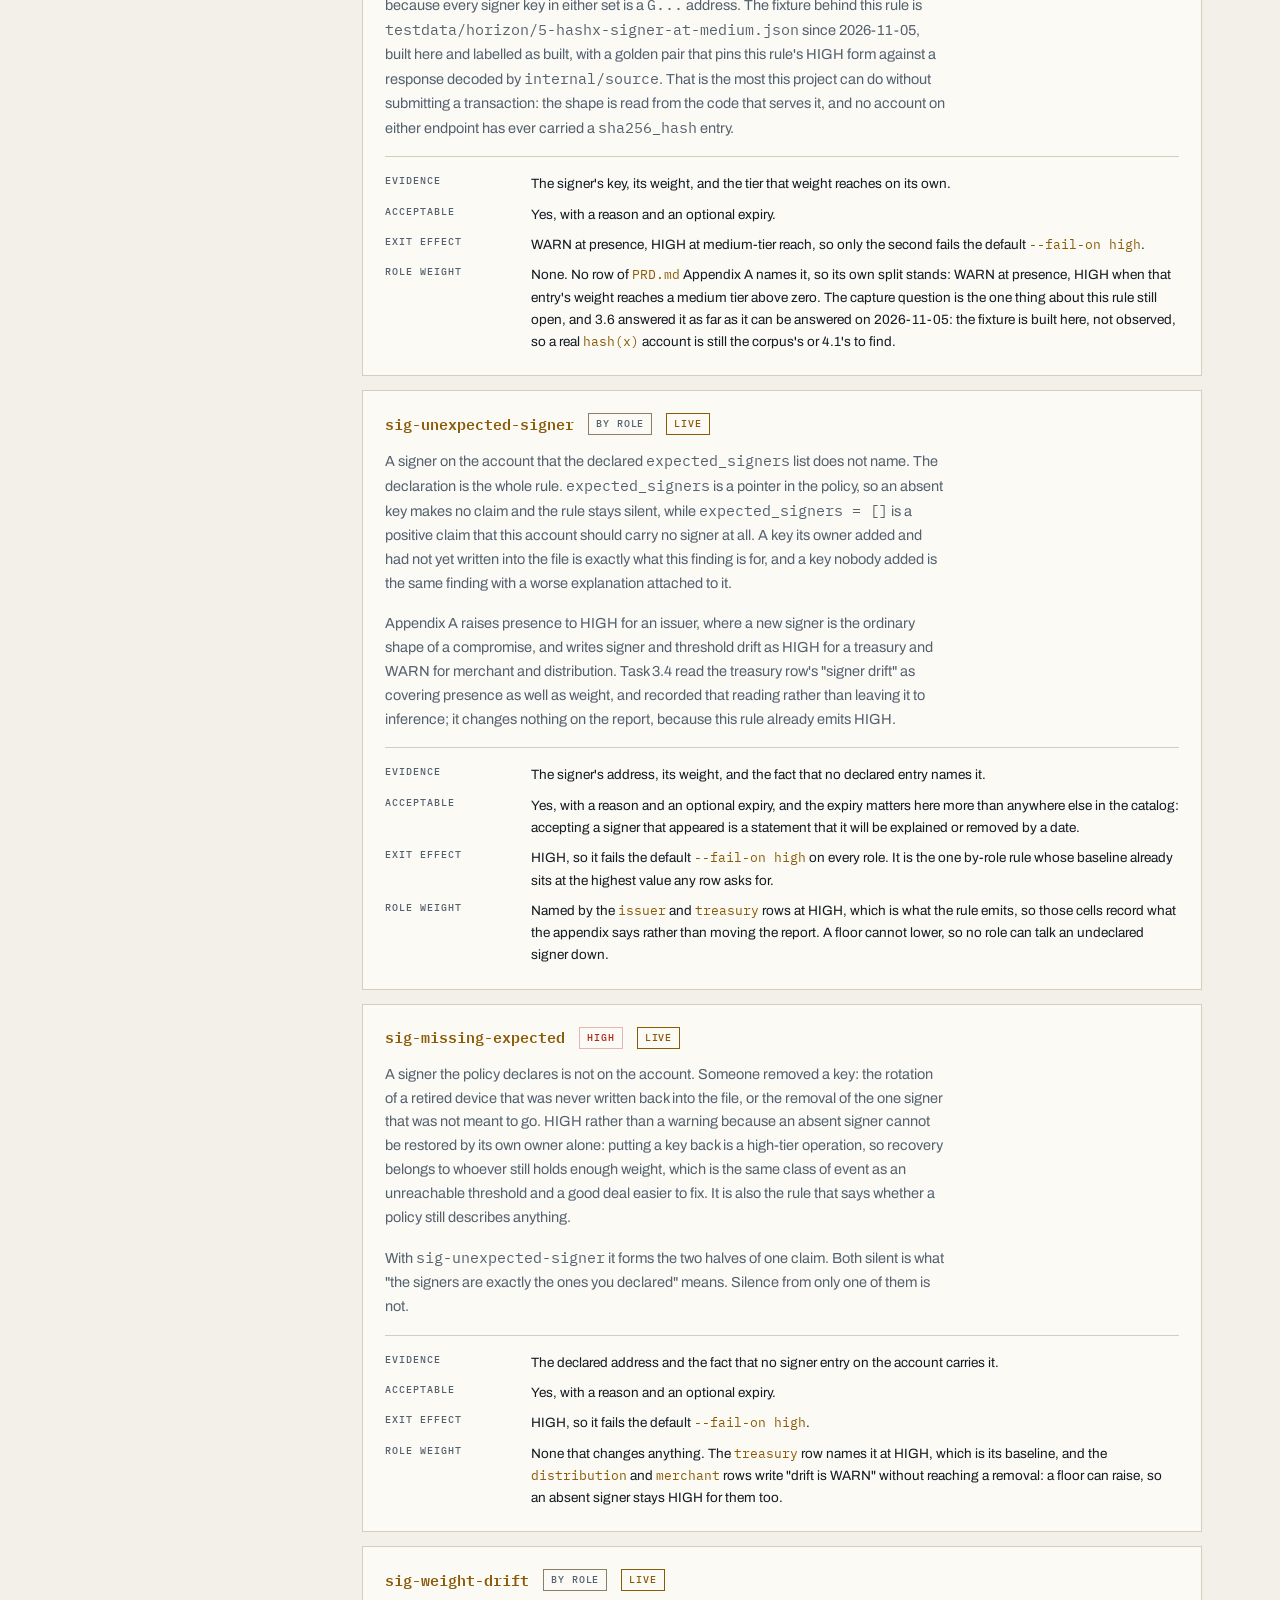
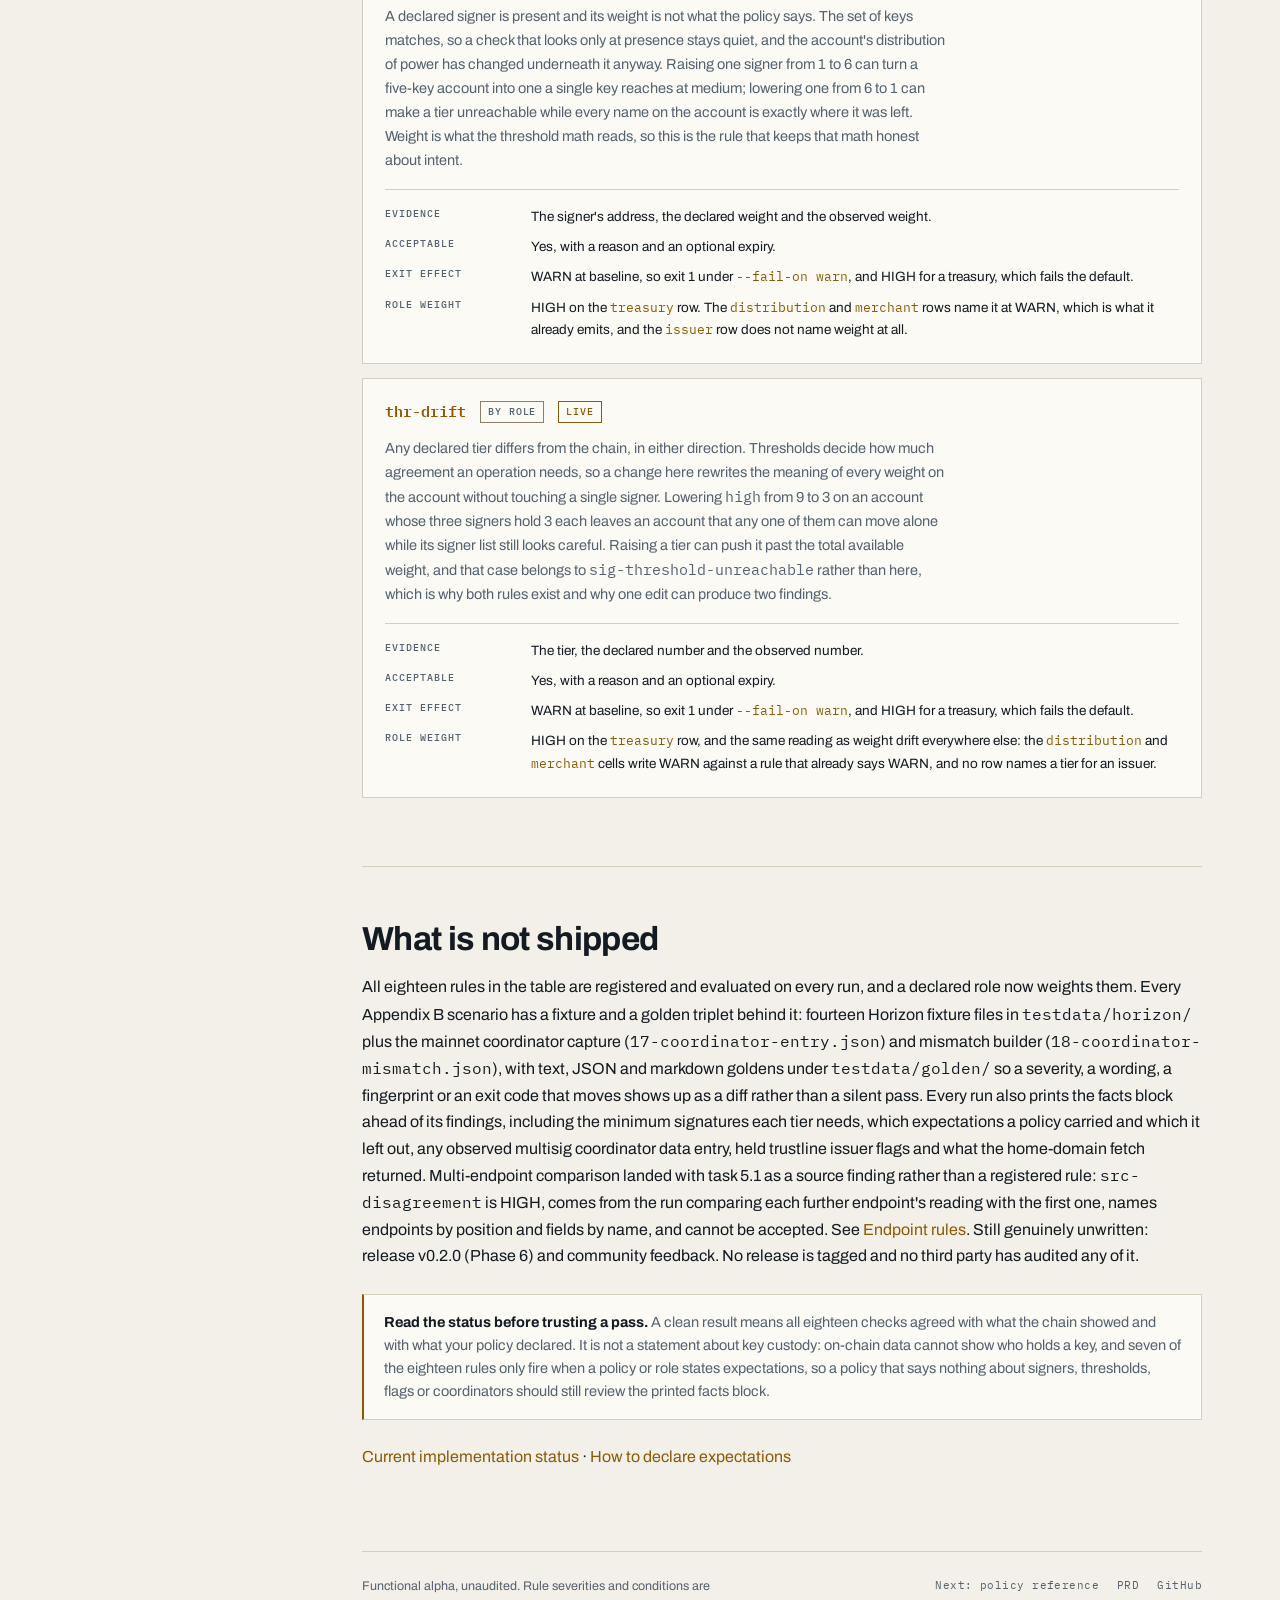
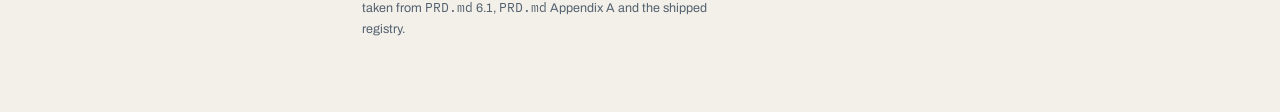
<file: site/rules.html>
<!doctype html>
<html lang="en">
<head>
  <meta charset="utf-8">
  <meta name="viewport" content="width=device-width, initial-scale=1">
  <title>Rule catalog · Gauge docs</title>
  <meta name="description" content="All eighteen Gauge rules with their conditions, severities and status, as registered in the shipped registry.">
  <meta property="og:type" content="article">
  <meta property="og:title" content="Rule catalog · Gauge docs">
  <meta property="og:description" content="Eighteen checks, all eighteen shipped: every rule has a stable ID, a condition and a severity.">
  <meta property="og:url" content="https://posture-sec.github.io/guage/rules.html">
  <meta property="og:image" content="https://posture-sec.github.io/guage/assets/og.png">
  <link rel="icon" href="assets/favicon.svg" type="image/svg+xml">
  <meta name="theme-color" content="#080b10">
  <script>
    // Choose the theme before first paint so neither mode flashes the other.
    (() => {
      let stored = null;
      try { stored = localStorage.getItem("gauge-theme"); } catch {}
      const light = stored ? stored === "light" : matchMedia("(prefers-color-scheme: light)").matches;
      document.documentElement.dataset.theme = light ? "light" : "dark";
      document.documentElement.dataset.themeReady = "";
    })();
  </script>
  <link rel="preconnect" href="https://fonts.googleapis.com">
  <link rel="preconnect" href="https://fonts.gstatic.com" crossorigin>
  <link href="https://fonts.googleapis.com/css2?family=Archivo:wght@400;500;600;700;800&family=IBM+Plex+Mono:wght@400;500;600&display=swap" rel="stylesheet">
  <link rel="stylesheet" href="assets/site.css">
  <link rel="stylesheet" href="assets/motion.css">
  <script src="assets/site.js" defer></script>
  <script src="assets/motion.js" defer></script>
</head>
<body data-page="rules">
  <a class="skip-link" href="#main">Skip to content</a>
  <div class="site">
    <header class="topbar">
      <a class="brand" href="index.html"><span class="brand-mark"></span>Gauge<span class="brand-sub">docs</span></a>
      <div class="topbar-right">
        <span class="status-pill">Functional alpha</span>
        <span class="version-pill">v0.1.0-dev</span>
        <button class="theme-toggle" type="button" aria-label="Switch to light theme">
          <svg class="icon-sun" viewBox="0 0 24 24" aria-hidden="true"><circle cx="12" cy="12" r="5" fill="currentColor"/><path fill="none" stroke="currentColor" stroke-width="2" d="M12 1.5v3M12 19.5v3M1.5 12h3M19.5 12h3M4.4 4.4l2.1 2.1M17.5 17.5l2.1 2.1M19.6 4.4l-2.1 2.1M6.5 17.5l-2.1 2.1"/></svg>
          <svg class="icon-moon" viewBox="0 0 24 24" aria-hidden="true"><path fill="currentColor" d="M12 3a9 9 0 1 0 9 9 7 7 0 0 1-9-9z"/></svg>
          <span>Light</span>
        </button>
        <a class="icon-link" href="https://github.com/posture-sec/guage">
          <svg viewBox="0 0 24 24" aria-hidden="true"><path fill="currentColor" d="M12 .5C5.7.5.5 5.7.5 12c0 5.1 3.3 9.4 7.9 10.9.6.1.8-.3.8-.6v-2c-3.2.7-3.9-1.5-3.9-1.5-.5-1.3-1.2-1.7-1.2-1.7-1-.7.1-.7.1-.7 1.1.1 1.7 1.2 1.7 1.2 1 1.7 2.6 1.2 3.2.9.1-.7.4-1.2.7-1.5-2.6-.3-5.3-1.3-5.3-5.8 0-1.3.5-2.3 1.2-3.1-.1-.3-.5-1.5.1-3.1 0 0 1-.3 3.2 1.2a11 11 0 0 1 5.8 0C17.1 4.2 18.1 4.5 18.1 4.5c.6 1.6.2 2.8.1 3.1.8.8 1.2 1.8 1.2 3.1 0 4.5-2.7 5.5-5.3 5.8.4.4.8 1.1.8 2.2v3.3c0 .3.2.7.8.6 4.6-1.5 7.9-5.8 7.9-10.9C23.5 5.7 18.3.5 12 .5z"/></svg>
          <span>GitHub</span>
        </a>
      </div>
    </header>

    <aside class="sidebar">
      <p class="side-label">Documentation</p>
      <nav class="side-nav" aria-label="Documentation">
        <a href="index.html">Overview <span>start</span></a>
        <a href="mechanics.html">Mechanics <span>how</span></a>
        <a href="rules.html" aria-current="page">Rules <span>18</span></a>
        <a href="policy.html">Policy <span>toml</span></a>
        <a href="guides.html">Guides <span>run</span></a>
        <a href="developers.html">Developers <span>code</span></a>
        <a href="contributing.html">Contributing <span>pr</span></a>
        <a href="status.html">Status <span>now</span></a>
      </nav>
      <div class="side-meta">
        <p>Docs updated 2026-11-18<br>Gauge 0.1.0-dev</p>
        <a href="https://github.com/posture-sec/guage">Repository</a>
        <a href="https://github.com/posture-sec/guage/blob/main/ROADMAP.md">Roadmap</a>
        <a href="https://github.com/posture-sec/guage/blob/main/SECURITY.md">Security</a>
      </div>
    </aside>

    <main class="main" id="main">
      <div class="content">
        <p class="eyebrow">Rule catalog</p>
        <h1>Eighteen checks. All eighteen live.</h1>
        <p class="lede">Every rule has a stable kebab-case ID, a written condition and a severity. A finding names the rule, the account, an evidence line and a fingerprint that identifies it. An accepted risk matches on rule and account, not on the fingerprint. A declared role raises a severity and cannot lower one.</p>
        <div class="chip-row">
          <span class="chip chip--live">18 live</span>
          <span class="chip">Severity by role, since 3.4</span>
          <span class="chip">Rule articles: 18 of 18</span>
        </div>

        <section class="section">
          <h2>The catalog</h2>
          <div class="table-wrap table-wrap--cards">
            <table class="rule-table">
              <thead>
                <tr><th>Family</th><th>Rule</th><th>Fires when</th><th>Severity</th><th>Status</th></tr>
              </thead>
              <tbody>
                <tr>
                  <td>Account</td>
                  <td>acct-missing</td>
                  <td>The endpoint answers 404: the account was never created or was merged.</td>
                  <td><span class="chip chip--high">HIGH</span></td>
                  <td><span class="chip chip--live">Live</span></td>
                </tr>
                <tr>
                  <td>Account</td>
                  <td>acct-network-mismatch</td>
                  <td>The endpoint's passphrase differs from the requested network.</td>
                  <td><span class="chip chip--high">HIGH</span></td>
                  <td><span class="chip chip--live">Live</span></td>
                </tr>
                <tr>
                  <td>Signers</td>
                  <td>sig-no-signing-weight</td>
                  <td>No signer above weight zero other than a pre-authorized transaction hash, so the account can never sign again. INFO for an issuer that declares <code>expect_locked</code>.</td>
                  <td><span class="chip chip--high">HIGH</span></td>
                  <td><span class="chip chip--live">Live</span></td>
                </tr>
                <tr>
                  <td>Signers</td>
                  <td>sig-threshold-unreachable</td>
                  <td>Total participating signer weight is below a threshold, so that tier can never authorize. One finding names every unreachable tier, and no <code>[[accept]]</code> entry can silence it.</td>
                  <td><span class="chip chip--high">HIGH</span></td>
                  <td><span class="chip chip--live">Live</span></td>
                </tr>
                <tr>
                  <td>Signers</td>
                  <td>sig-threshold-order</td>
                  <td>Thresholds do not satisfy low &lt;= medium &lt;= high.</td>
                  <td><span class="chip chip--warn">WARN</span></td>
                  <td><span class="chip chip--live">Live</span></td>
                </tr>
                <tr>
                  <td>Signers</td>
                  <td>sig-single-key-high</td>
                  <td>One signer alone reaches the high threshold. At the default high of 0 any single participating signature satisfies the tier, and the evidence says so.</td>
                  <td>INFO*</td>
                  <td><span class="chip chip--live">Live</span></td>
                </tr>
                <tr>
                  <td>Signers</td>
                  <td>sig-hashx</td>
                  <td>A <code>hash(x)</code> signer exists; HIGH when its own weight reaches a medium threshold above zero, because using it publishes the secret.</td>
                  <td><span class="chip chip--warn">WARN</span> or <span class="chip chip--high">HIGH</span></td>
                  <td><span class="chip chip--live">Live</span></td>
                </tr>
                <tr>
                  <td>Signers</td>
                  <td>sig-unexpected-signer</td>
                  <td>A signer is not in <code>expected_signers</code>, only when the list is declared.</td>
                  <td>HIGH*</td>
                  <td><span class="chip chip--live">Live</span></td>
                </tr>
                <tr>
                  <td>Signers</td>
                  <td>sig-missing-expected</td>
                  <td>A declared signer is absent from the chain, or the chain shows it at weight zero.</td>
                  <td><span class="chip chip--high">HIGH</span></td>
                  <td><span class="chip chip--live">Live</span></td>
                </tr>
                <tr>
                  <td>Signers</td>
                  <td>sig-weight-drift</td>
                  <td>A signer both sides name holds a different weight than declared. A key appears in one of the three signer comparison rules only.</td>
                  <td>WARN*</td>
                  <td><span class="chip chip--live">Live</span></td>
                </tr>
                <tr>
                  <td>Thresholds</td>
                  <td>thr-drift</td>
                  <td>Declared thresholds differ from the chain.</td>
                  <td>WARN*</td>
                  <td><span class="chip chip--live">Live</span></td>
                </tr>
                <tr>
                  <td>Flags</td>
                  <td>flag-drift</td>
                  <td>A declared flag differs from the chain.</td>
                  <td>WARN*</td>
                  <td><span class="chip chip--live">Live</span></td>
                </tr>
                <tr>
                  <td>Flags</td>
                  <td>flag-undeclared-clawback</td>
                  <td>Clawback is enabled and the policy declares no clawback value.</td>
                  <td>WARN*</td>
                  <td><span class="chip chip--live">Live</span></td>
                </tr>
                <tr>
                  <td>Identity</td>
                  <td>id-no-home-domain</td>
                  <td>The policy declares a home domain and the chain shows none, or the account's role is <code>issuer</code> and it publishes nothing.</td>
                  <td><span class="chip chip--warn">WARN</span></td>
                  <td><span class="chip chip--live">Live</span></td>
                </tr>
                <tr>
                  <td>Identity</td>
                  <td>id-toml-unreachable</td>
                  <td><code>stellar.toml</code> cannot be fetched or parsed under the guard, or an observed home domain was never fetched.</td>
                  <td><span class="chip chip--warn">WARN</span></td>
                  <td><span class="chip chip--live">Live</span></td>
                </tr>
                <tr>
                  <td>Identity</td>
                  <td>id-toml-account-unlisted</td>
                  <td>The account is not listed in its home domain's <code>stellar.toml</code>.</td>
                  <td><span class="chip chip--warn">WARN</span></td>
                  <td><span class="chip chip--live">Live</span></td>
                </tr>
                <tr>
                  <td>Identity</td>
                  <td>id-sep29-memo-required</td>
                  <td>A merchant receiving account does not set the SEP-29 <code>config.memo_required</code> data entry.</td>
                  <td><span class="chip chip--warn">WARN</span></td>
                  <td><span class="chip chip--live">Live</span></td>
                </tr>
                <tr>
                  <td>Identity</td>
                  <td>id-multisig-coordinator-unexpected</td>
                  <td>The account publishes a SEP-19 multisig coordinator data entry that is undeclared, unreadable, or disagrees with policy <code>coordinator</code>.</td>
                  <td><span class="chip chip--warn">WARN</span></td>
                  <td><span class="chip chip--live">Live</span></td>
                </tr>
              </tbody>
            </table>
          </div>
          <p class="table-caption">* A role raises these. The severity shown is what a plain <code>check</code> prints, because <code>check</code> declares no role and an undeclared account is <code>other</code>: flag drift and an undeclared clawback at WARN, an unexpected signer at HIGH, weight and threshold drift at WARN, and a single key holding the account at INFO, since a fresh account has thresholds 0/0/0 and one weighted key. <code>audit</code> then applies its own weight to each account: single-key control becomes HIGH for an issuer or a treasury and WARN for a distribution account or a merchant, flag drift and an undeclared clawback become HIGH for an issuer, and weight and threshold drift become HIGH for a treasury. A role can only move a finding up, so an issuer cannot talk a missing account or an unreachable tier down, and no role touches a severity a <code>[[accept]]</code> entry could never silence. The readings are in <code>PRD.md</code> Appendix A.</p>
        </section>

        <section class="section">
          <h2>Rule articles, the first seven</h2>
          <p>These base rules landed before the signer family and grew with the data-entry identity checks (5.6 and 5.12). Every one is registered in <code>internal/rules</code>, covered by positive and negative fixture cases, and exercised end to end by the CLI tests. The nine signer and threshold rules below were registered on 2026-11-04 and weighted by role on the same day. All eighteen articles now carry the same four rows, so what a declared role does to a finding is readable per rule rather than only from the table above: five of the eighteen move above the severity a <code>check</code> prints, two more are named by a row whose number they already carry, and eleven are untouched by every role.</p>

          <article class="rule">
            <div class="rule-head">
              <h3>acct-missing</h3>
              <span class="chip chip--high">HIGH</span>
              <span class="chip chip--live">Live</span>
            </div>
            <p>A requested account returned 404. The endpoint answered, so this is a statement about the account, not about the network. The account may never have been created, or it may have been merged into another account. The run continues and reports the other accounts.</p>
            <dl>
              <dt>Evidence</dt>
              <dd><code>endpoint URL returned not found</code></dd>
              <dt>Acceptable</dt>
              <dd>No. An acceptance cannot hide a missing account.</dd>
              <dt>Exit effect</dt>
              <dd>HIGH fails the default <code>--fail-on high</code> and produces exit 1.</dd>
              <dt>Role weight</dt>
              <dd>None, and none is possible. No row of <code>PRD.md</code> Appendix A names this rule, a role can only raise a severity, and this one is already at the top of the scale. A missing account reads HIGH under an issuer, a treasury and an undeclared account alike.</dd>
            </dl>
          </article>

          <article class="rule">
            <div class="rule-head">
              <h3>acct-network-mismatch</h3>
              <span class="chip chip--high">HIGH</span>
              <span class="chip chip--live">Live</span>
            </div>
            <p>The endpoint's network passphrase differs from the network the run requested. No account is fetched from that endpoint at all, because an account ID can exist on more than one network and the report would describe the wrong chain. Each requested account is listed as skipped with this finding.</p>
            <dl>
              <dt>Evidence</dt>
              <dd><code>expected Test SDF Network ; September 2015, endpoint reports Public Global Stellar Network ; September 2015</code></dd>
              <dt>Acceptable</dt>
              <dd>No.</dd>
              <dt>Exit effect</dt>
              <dd>HIGH fails the default threshold and produces exit 1. The run did not read an account, but it did complete and name the disagreement.</dd>
              <dt>Role weight</dt>
              <dd>None, and none is possible. No Appendix A row names it and the severity is already HIGH, so the wrong-network read says the same thing for every role. Being on the non-acceptable list is what keeps a declaration of purpose from silencing it.</dd>
            </dl>
          </article>

          <article class="rule">
            <div class="rule-head">
              <h3>flag-drift</h3>
              <span class="chip chip--warn">WARN</span>
              <span class="chip chip--live">Live</span>
            </div>
            <p>A flag the policy declares disagrees with the chain. Only declared flags are compared, so an omitted flag can never drift. The comparison runs in a fixed order: <code>auth_required</code>, <code>auth_revocable</code>, <code>auth_immutable</code>, <code>clawback</code>. The evidence lists each disagreement.</p>
            <dl>
              <dt>Example</dt>
              <dd><code>auth_required declared false, observed true</code></dd>
              <dt>Acceptable</dt>
              <dd>Yes, with a reason and an optional expiry. The owner adds accept entries.</dd>
              <dt>Exit effect</dt>
              <dd>WARN is below the default <code>--fail-on high</code>. It produces exit 1 only under <code>--fail-on warn</code>.</dd>
              <dt>Role weight</dt>
              <dd>HIGH on the <code>issuer</code> row, which is the one role whose flags decide what it can do to holders. The <code>distribution</code> and <code>merchant</code> rows write WARN against a rule that already says WARN, and no row names flag drift for a <code>treasury</code>, so a treasury whose declared flags disagree stays at WARN and does not fail the default gate on that finding alone.</dd>
            </dl>
          </article>

          <article class="rule">
            <div class="rule-head">
              <h3>flag-undeclared-clawback</h3>
              <span class="chip chip--warn">WARN</span>
              <span class="chip chip--live">Live</span>
            </div>
            <p>Clawback is enabled and the policy says nothing about clawback. A declared value, true or false, suppresses this rule: declared true is a declaration, and declared false that disagrees with the chain is <code>flag-drift</code> instead.</p>
            <dl>
              <dt>Evidence</dt>
              <dd><code>clawback observed true, and no clawback expectation is declared</code></dd>
              <dt>Acceptable</dt>
              <dd>Yes, with a reason and an optional expiry.</dd>
              <dt>Exit effect</dt>
              <dd>WARN. Exit 1 only under <code>--fail-on warn</code>.</dd>
              <dt>Role weight</dt>
              <dd>HIGH for an <code>issuer</code>, and the reading that got written down rather than inferred: Appendix A's issuer row says "flag drift is HIGH" without naming this rule in words, while <code>PRD.md</code> 6.1 writes the rule's own severity as "WARN (HIGH for issuer)". The catalog speaks by rule ID, so an undeclared clawback on an issuer fails the default gate. No other row names it, and it needs no declaration to fire, so it is one of the rules a <code>check</code> can raise.</dd>
            </dl>
          </article>

          <article class="rule">
            <div class="rule-head">
              <h3>id-no-home-domain</h3>
              <span class="chip chip--warn">WARN</span>
              <span class="chip chip--live">Live</span>
            </div>
            <p>Two triggers, one finding. The policy declares a <code>home_domain</code> and the account publishes none on chain, or the account's own role is <code>issuer</code>, the one role <code>PRD.md</code> Appendix A describes as publishing a domain, and nothing is declared at all. The evidence line says which of the two fired, so an operator who declared a domain and an operator who only declared a role read different sentences. A <code>check</code> run declares neither, so it cannot raise this rule.</p>
            <dl>
              <dt>Evidence</dt>
              <dd><code>home_domain declared "example.org", observed none</code> or <code>role "issuer" expects a home_domain, observed none</code></dd>
              <dt>Acceptable</dt>
              <dd>Yes, with a reason and an optional expiry.</dd>
              <dt>Exit effect</dt>
              <dd>WARN. Exit 1 only under <code>--fail-on warn</code>.</dd>
              <dt>Role weight</dt>
              <dd>The role changes what makes this rule fire, not what the finding is worth. No Appendix A row raises it, so it stays WARN under every role, and it is the one rule a role can cause to fire on its own: <code>policy.ExpectsHomeDomain</code> is true for <code>issuer</code> alone, so an issuer that declared nothing about domains is still held to one. A treasury, distribution account or merchant publishing nothing is a finding only where its own file named a domain, and a <code>check</code> run can raise neither half.</dd>
            </dl>
          </article>

          <article class="rule">
            <div class="rule-head">
              <h3>id-toml-unreachable</h3>
              <span class="chip chip--warn">WARN</span>
              <span class="chip chip--live">Live</span>
            </div>
            <p>The account publishes a home domain and its <code>stellar.toml</code> could not be fetched or parsed under the guard. It fires the same way when a domain was observed and never fetched at all: an identity Gauge could not verify is a warning, never a pass. The evidence names the step that failed, so a domain that resolves to a blocked address is distinguishable from one that serves an oversized or unreadable document. Nothing from the document is quoted; the detail phrase is one this repository wrote. A fetcher that cannot be built at all is a run that did not complete: exit 3, no report.</p>
            <dl>
              <dt>Evidence</dt>
              <dd><code>step guard; detail the host name resolves to a private address, which Gauge will not dial; status 0</code></dd>
              <dt>Acceptable</dt>
              <dd>Yes, with a reason and an optional expiry.</dd>
              <dt>Exit effect</dt>
              <dd>WARN. Exit 1 only under <code>--fail-on warn</code>.</dd>
              <dt>Role weight</dt>
              <dd>None. No row of <code>PRD.md</code> Appendix A names it, so an unreadable domain is a WARN for an issuer and for an undeclared account alike. A role cannot stack it either: an account under a domain whose file cannot be read gets this one warning and not <code>id-toml-account-unlisted</code> beside it.</dd>
            </dl>
          </article>

          <article class="rule">
            <div class="rule-head">
              <h3>id-toml-account-unlisted</h3>
              <span class="chip chip--warn">WARN</span>
              <span class="chip chip--live">Live</span>
            </div>
            <p>A readable <code>stellar.toml</code> does not name this account in <code>ACCOUNTS</code>. The rule only speaks about a document it could read, so an unreachable domain raises one finding rather than two. Entries that are not account addresses are counted and never echoed, which keeps a malformed or hostile list out of the report. The document's <code>NETWORK_PASSPHRASE</code> is carried in the result but compared by no rule today.</p>
            <dl>
              <dt>Evidence</dt>
              <dd><code>home domain example.org lists 2 accounts; this account is not among them</code></dd>
              <dt>Acceptable</dt>
              <dd>Yes, with a reason and an optional expiry.</dd>
              <dt>Exit effect</dt>
              <dd>WARN. Exit 1 only under <code>--fail-on warn</code>.</dd>
              <dt>Role weight</dt>
              <dd>None. No Appendix A row names it and no role can raise it, so a document that reads cleanly and does not list the account is a WARN for an issuer too, which is the honest ordering: the domain said who it belongs to and this account is not on that list. The rule needs a reachable document, so under <code>check</code> it fires for any account that publishes a home domain and serves one Gauge can parse.</dd>
            </dl>
          </article>

          <article class="rule">
            <div class="rule-head">
              <h3>id-sep29-memo-required</h3>
              <span class="chip chip--warn">WARN</span>
              <span class="chip chip--live">Live</span>
            </div>
            <p>An account with the <code>merchant</code> role does not have the SEP-29 <code>config.memo_required</code> account data entry set to <code>"1"</code> (base64 <code>"MQ=="</code>). SEP-29 requires sending applications to attach a memo to payments destined for merchant accounts; Gauge inspects the account's declared on-chain data posture and does not build or submit transactions.</p>
            <dl>
              <dt>Evidence</dt>
              <dd><code>config.memo_required expected "MQ==", observed none</code> (or observed value)</dd>
              <dt>Acceptable</dt>
              <dd>Yes, with a reason and an optional expiry.</dd>
              <dt>Exit effect</dt>
              <dd>WARN. Exit 1 only under <code>--fail-on warn</code>.</dd>
              <dt>Role weight</dt>
              <dd>Applies to the <code>merchant</code> role. Other roles do not trigger this check.</dd>
            </dl>
          </article>

          <article class="rule">
            <div class="rule-head">
              <h3>id-multisig-coordinator-unexpected</h3>
              <span class="chip chip--warn">WARN</span>
              <span class="chip chip--live">Live</span>
            </div>
            <p>The account publishes a base64 SEP-19 multisig coordinator data entry (<code>config.multisig.coordinator</code> or a legacy <code>*multisig*coordinator</code> suffix key) that is unreadable, undeclared in policy, or differs from the declared <code>coordinator</code> hostname. Omitting <code>coordinator</code> warns whenever an entry is present; setting <code>coordinator = ""</code> suppresses the check. Leading <code>http://</code> and <code>https://</code> URLs with paths are normalized to lowercase bare hostnames without making any network request.</p>
            <dl>
              <dt>Evidence</dt>
              <dd><code>data entry config.multisig.coordinator names v1.multisig.satoshipay.io; the policy declares no coordinator</code>, <code>data entry ... names &lt;observed&gt;; policy declares &lt;declared&gt;</code>, or <code>data entry &lt;key&gt; is not a valid base64 coordinator domain</code></dd>
              <dt>Acceptable</dt>
              <dd>Yes, with a reason and an optional expiry.</dd>
              <dt>Exit effect</dt>
              <dd>WARN. Exit 1 under <code>--fail-on warn</code> or <code>--fail-on info</code>.</dd>
              <dt>Role weight</dt>
              <dd>WARN across every Appendix A role (including <code>treasury</code>, recorded as decision D-17).</dd>
            </dl>
          </article>
        </section>

        <section class="section" id="signers">
          <h2>The nine signer and threshold rules</h2>
          <p>These were written out on 2026-11-03 as the contract tasks 3.1 and 3.4 had to satisfy, from <code>PRD.md</code> 6.1, <code>PRD.md</code> Appendix A and <code>ARCHITECTURE.md</code> 9 rather than from an implementation, because no code read a signer yet. Both tasks landed on 2026-11-04 and every one of the nine is registered in <code>internal/rules</code> now, so a run evaluates them and an exit code can depend on one. The articles below keep the shape they were written in, with the rows that said "Blocked by" replaced by what a declared role does to the finding.</p>
          <p>Nine of them lean on one piece of arithmetic. <code>internal/threshold</code> holds <code>Reachable</code> and <code>MinSigners</code> since task 2.3, and its rules are the ones task 0.7 settled by reading the protocol implementation rather than by guessing from documentation: weights are summed and must reach or exceed the threshold, thresholds and weights run over the ranges Stellar defines, a signer participates only above weight zero, ed25519, <code>hash(x)</code> and <code>ed25519_signed_payload</code> signers count toward standing control while a pre-authorized transaction signer authorizes one named transaction and does not, and <code>MinSigners</code> takes weights largest first and accumulates. The two edge cases that page called unverifiable without a transaction, a threshold of zero with no weighted signer and signatures left over after the threshold is met, are settled by the same reading: <code>getNeededThreshold</code> (<code>src/transactions/OperationFrame.cpp:48-64</code>) returns the stored tier with no special case for zero, and <code>checkSignature</code> searches a candidate list, so a tier of zero demands a match and no weight. The citation is in <code>ARCHITECTURE.md</code> 6.3.</p>

          <article class="rule">
            <div class="rule-head">
              <h3>sig-no-signing-weight</h3>
              <span class="chip chip--high">HIGH</span>
              <span class="chip chip--live">Live</span>
            </div>
            <p>No signer on the account carries weight above zero, so no signer participates in any tier and the account can never sign anything again. It cannot move its own balances, cannot rotate its own keys and cannot lower its own thresholds, because each of those operations needs a signature from the account it changes. Undeclared, that shape is an accident or the end of a compromise. Declared, it is a decision, and the catalog says so: an issuer that declares <code>expect_locked = true</code> is describing an account whose job was to issue and then step aside, and for that account the finding is INFO.</p>
            <dl>
              <dt>Evidence</dt>
              <dd>The account address, how many signers the read returned, and the fact that every one of them sits at weight zero. Horizon reports the master key inside the signer list, so a master key at zero with no other entry is what this rule sees as an empty account.</dd>
              <dt>Acceptable</dt>
              <dd>Yes, with a reason and an optional expiry. <code>expect_locked</code> is the declared form of the same fact, so a locked issuer that also accepts this finding has declared it twice.</dd>
              <dt>Exit effect</dt>
              <dd>HIGH fails the default <code>--fail-on high</code>. INFO fails no threshold at all, which is the point of the exception.</dd>
              <dt>Role weight</dt>
              <dd>None. No row of <code>PRD.md</code> Appendix A names this rule, which is what lets the INFO survive a declared role instead of being raised back to HIGH. The downgrade itself is read through <code>policy.AllowsExpectLocked</code>, so <code>expect_locked = true</code> is an issuer's statement of intent and any other role's typo.</dd>
            </dl>
          </article>

          <article class="rule">
            <div class="rule-head">
              <h3>sig-threshold-unreachable</h3>
              <span class="chip chip--high">HIGH</span>
              <span class="chip chip--live">Live</span>
            </div>
            <p>For each of the three tiers, whether the signers that exist can add up to what that tier demands. When they cannot, the tier is dead: no combination of keys anyone holds will ever authorize an operation in it again, and nothing can be gathered after the fact because the weights that would have made the total are not on the account. The high tier is the one that ends an account, since changing signers and changing thresholds both run at high. An unreachable high tier freezes the account in exactly the shape that made it unreachable.</p>
            <p>An account with no participating signer makes every tier above zero unreachable, so this rule and <code>sig-no-signing-weight</code> fire on the same read and say different things about it: one names the missing weight, the other names the tier that is now permanently dead.</p>
            <dl>
              <dt>Evidence</dt>
              <dd>The tier that cannot be reached, the threshold it demands, and the total participating weight available to it.</dd>
              <dt>Acceptable</dt>
              <dd>No. This is the only rule in the signer family that cannot be accepted at all; it sits on the non-acceptable list in <code>ARCHITECTURE.md</code> 6.6 beside the two account rules. An acceptance records a risk an operator has decided to live with, and an unreachable tier is not a risk but a statement that a class of operation can never happen.</dd>
              <dt>Exit effect</dt>
              <dd>HIGH, so it fails the default <code>--fail-on high</code>, and no acceptance can hide it.</dd>
              <dt>Role weight</dt>
              <dd>None, and none is possible. The rule sits on the non-acceptable list beside the two account rules, and a role only ever raises a severity, so a dead tier reads HIGH for every role and cannot be accepted away by any of them.</dd>
            </dl>
          </article>

          <article class="rule">
            <div class="rule-head">
              <h3>sig-threshold-order</h3>
              <span class="chip chip--warn">WARN</span>
              <span class="chip chip--live">Live</span>
            </div>
            <p><code>low &lt;= medium &lt;= high</code>. Horizon accepts any three numbers in any order, so an account can carry a medium tier stricter than its high tier and remain perfectly legal. It stops being readable: the three tiers are how an owner says which operations need how much agreement, and when they run backwards nothing on the account shows which number anyone meant. Stellar documents the order as a recommendation rather than a requirement, which is why this is a warning and not a HIGH. An out-of-order account may be exactly what its owner wanted and has merely failed to explain itself.</p>
            <dl>
              <dt>Evidence</dt>
              <dd>The three tiers as the chain reports them, and the pair that violates the order.</dd>
              <dt>Acceptable</dt>
              <dd>Yes, with a reason and an optional expiry.</dd>
              <dt>Exit effect</dt>
              <dd>WARN, so exit 1 only under <code>--fail-on warn</code>.</dd>
              <dt>Role weight</dt>
              <dd>None. No row of <code>PRD.md</code> Appendix A names it, so an out-of-order account is a WARN for an issuer and for an undeclared one alike.</dd>
            </dl>
          </article>

          <article class="rule">
            <div class="rule-head">
              <h3>sig-single-key-high</h3>
              <span class="chip">By role</span>
              <span class="chip chip--live">Live</span>
            </div>
            <p><code>MinSigners(signers, high) == 1</code>: one key alone reaches the high threshold, so a single stolen credential authorizes everything the account can do, including replacing every other signer. The rule reads weights rather than counting entries, which is what makes it worth having at all. A five-signer account in which one entry holds weight 9 and four hold weight 1 is a single-key account that looks conservative in any list of signers. Only participating signers count, so a key at weight zero reaches nothing, and a pre-authorized transaction signer does not count toward standing control either.</p>
            <p>Severity is the role table: HIGH for issuer and treasury, WARN for merchant and distribution, INFO for <code>other</code>. <code>PRD.md</code> Appendix A wrote those rows and task 3.4 turned them into behavior on 2026-11-04. The rule itself emits its <code>other</code> row, so a <code>check</code> with no policy file prints INFO and an <code>audit</code> whose policy declares <code>role = "issuer"</code> prints HIGH, which is the same observation at two weights rather than two observations.</p>
            <dl>
              <dt>Evidence</dt>
              <dd>The signer that reaches the tier on its own, its weight, and the tier it reaches.</dd>
              <dt>Acceptable</dt>
              <dd>Yes, with a reason. An operator who has decided that one custodial key is enough for a receiving account can accept the finding instead of re-weighting the account, and the acceptance is what makes that decision visible rather than burying it.</dd>
              <dt>Exit effect</dt>
              <dd>HIGH for an issuer or a treasury, which fails the default <code>--fail-on high</code>, WARN for a distribution account or a merchant, so exit 1 only under <code>--fail-on warn</code>, and INFO for <code>other</code>, which fails nothing.</dd>
              <dt>Role weight</dt>
              <dd>The cell that moves most often: four rows name this rule above the INFO it emits, so a role changes the report for every role except <code>other</code>. <code>check</code> declares no role and lands on that row.</dd>
            </dl>
          </article>

          <article class="rule">
            <div class="rule-head">
              <h3>sig-hashx</h3>
              <span class="chip">WARN or HIGH</span>
              <span class="chip chip--live">Live</span>
            </div>
            <p>A <code>hash(x)</code> signer is a signer whose key is the hash of a value instead of an ed25519 public key. To use it its holder reveals the preimage, the ledger hashes what it was given and matches it against the stored key. That is how pre-signed and time-locked arrangements are built, and it is also a signer that anyone who finds the preimage can operate, with no key to guard and nothing to notice being taken. The rule is WARN for one being present and HIGH when that signer's weight alone reaches the medium tier, because at that point a preimage nobody has published yet is a medium-tier key.</p>
            <p>Gauge decodes and labels this type today: <code>internal/source</code> maps Horizon's <code>sha256_hash</code> onto the internal <code>hash_x</code>. No captured account carries one, in <code>testdata/horizon/</code> or in <code>posture-sec/stellar-account-fixtures</code>, because every signer key in either set is a <code>G...</code> address. The fixture behind this rule is <code>testdata/horizon/5-hashx-signer-at-medium.json</code> since 2026-11-05, built here and labelled as built, with a golden pair that pins this rule's HIGH form against a response decoded by <code>internal/source</code>. That is the most this project can do without submitting a transaction: the shape is read from the code that serves it, and no account on either endpoint has ever carried a <code>sha256_hash</code> entry.</p>
            <dl>
              <dt>Evidence</dt>
              <dd>The signer's key, its weight, and the tier that weight reaches on its own.</dd>
              <dt>Acceptable</dt>
              <dd>Yes, with a reason and an optional expiry.</dd>
              <dt>Exit effect</dt>
              <dd>WARN at presence, HIGH at medium-tier reach, so only the second fails the default <code>--fail-on high</code>.</dd>
              <dt>Role weight</dt>
              <dd>None. No row of <code>PRD.md</code> Appendix A names it, so its own split stands: WARN at presence, HIGH when that entry's weight reaches a medium tier above zero. The capture question is the one thing about this rule still open, and 3.6 answered it as far as it can be answered on 2026-11-05: the fixture is built here, not observed, so a real <code>hash(x)</code> account is still the corpus's or 4.1's to find.</dd>
            </dl>
          </article>

          <article class="rule">
            <div class="rule-head">
              <h3>sig-unexpected-signer</h3>
              <span class="chip">By role</span>
              <span class="chip chip--live">Live</span>
            </div>
            <p>A signer on the account that the declared <code>expected_signers</code> list does not name. The declaration is the whole rule. <code>expected_signers</code> is a pointer in the policy, so an absent key makes no claim and the rule stays silent, while <code>expected_signers = []</code> is a positive claim that this account should carry no signer at all. A key its owner added and had not yet written into the file is exactly what this finding is for, and a key nobody added is the same finding with a worse explanation attached to it.</p>
            <p>Appendix A raises presence to HIGH for an issuer, where a new signer is the ordinary shape of a compromise, and writes signer and threshold drift as HIGH for a treasury and WARN for merchant and distribution. Task 3.4 read the treasury row's "signer drift" as covering presence as well as weight, and recorded that reading rather than leaving it to inference; it changes nothing on the report, because this rule already emits HIGH.</p>
            <dl>
              <dt>Evidence</dt>
              <dd>The signer's address, its weight, and the fact that no declared entry names it.</dd>
              <dt>Acceptable</dt>
              <dd>Yes, with a reason and an optional expiry, and the expiry matters here more than anywhere else in the catalog: accepting a signer that appeared is a statement that it will be explained or removed by a date.</dd>
              <dt>Exit effect</dt>
              <dd>HIGH, so it fails the default <code>--fail-on high</code> on every role. It is the one by-role rule whose baseline already sits at the highest value any row asks for.</dd>
              <dt>Role weight</dt>
              <dd>Named by the <code>issuer</code> and <code>treasury</code> rows at HIGH, which is what the rule emits, so those cells record what the appendix says rather than moving the report. A floor cannot lower, so no role can talk an undeclared signer down.</dd>
            </dl>
          </article>

          <article class="rule">
            <div class="rule-head">
              <h3>sig-missing-expected</h3>
              <span class="chip chip--high">HIGH</span>
              <span class="chip chip--live">Live</span>
            </div>
            <p>A signer the policy declares is not on the account. Someone removed a key: the rotation of a retired device that was never written back into the file, or the removal of the one signer that was not meant to go. HIGH rather than a warning because an absent signer cannot be restored by its own owner alone: putting a key back is a high-tier operation, so recovery belongs to whoever still holds enough weight, which is the same class of event as an unreachable threshold and a good deal easier to fix. It is also the rule that says whether a policy still describes anything.</p>
            <p>With <code>sig-unexpected-signer</code> it forms the two halves of one claim. Both silent is what "the signers are exactly the ones you declared" means. Silence from only one of them is not.</p>
            <dl>
              <dt>Evidence</dt>
              <dd>The declared address and the fact that no signer entry on the account carries it.</dd>
              <dt>Acceptable</dt>
              <dd>Yes, with a reason and an optional expiry.</dd>
              <dt>Exit effect</dt>
              <dd>HIGH, so it fails the default <code>--fail-on high</code>.</dd>
              <dt>Role weight</dt>
              <dd>None that changes anything. The <code>treasury</code> row names it at HIGH, which is its baseline, and the <code>distribution</code> and <code>merchant</code> rows write "drift is WARN" without reaching a removal: a floor can raise, so an absent signer stays HIGH for them too.</dd>
            </dl>
          </article>

          <article class="rule">
            <div class="rule-head">
              <h3>sig-weight-drift</h3>
              <span class="chip">By role</span>
              <span class="chip chip--live">Live</span>
            </div>
            <p>A declared signer is present and its weight is not what the policy says. The set of keys matches, so a check that looks only at presence stays quiet, and the account's distribution of power has changed underneath it anyway. Raising one signer from 1 to 6 can turn a five-key account into one a single key reaches at medium; lowering one from 6 to 1 can make a tier unreachable while every name on the account is exactly where it was left. Weight is what the threshold math reads, so this is the rule that keeps that math honest about intent.</p>
            <dl>
              <dt>Evidence</dt>
              <dd>The signer's address, the declared weight and the observed weight.</dd>
              <dt>Acceptable</dt>
              <dd>Yes, with a reason and an optional expiry.</dd>
              <dt>Exit effect</dt>
              <dd>WARN at baseline, so exit 1 under <code>--fail-on warn</code>, and HIGH for a treasury, which fails the default.</dd>
              <dt>Role weight</dt>
              <dd>HIGH on the <code>treasury</code> row. The <code>distribution</code> and <code>merchant</code> rows name it at WARN, which is what it already emits, and the <code>issuer</code> row does not name weight at all.</dd>
            </dl>
          </article>

          <article class="rule">
            <div class="rule-head">
              <h3>thr-drift</h3>
              <span class="chip">By role</span>
              <span class="chip chip--live">Live</span>
            </div>
            <p>Any declared tier differs from the chain, in either direction. Thresholds decide how much agreement an operation needs, so a change here rewrites the meaning of every weight on the account without touching a single signer. Lowering <code>high</code> from 9 to 3 on an account whose three signers hold 3 each leaves an account that any one of them can move alone while its signer list still looks careful. Raising a tier can push it past the total available weight, and that case belongs to <code>sig-threshold-unreachable</code> rather than here, which is why both rules exist and why one edit can produce two findings.</p>
            <dl>
              <dt>Evidence</dt>
              <dd>The tier, the declared number and the observed number.</dd>
              <dt>Acceptable</dt>
              <dd>Yes, with a reason and an optional expiry.</dd>
              <dt>Exit effect</dt>
              <dd>WARN at baseline, so exit 1 under <code>--fail-on warn</code>, and HIGH for a treasury, which fails the default.</dd>
              <dt>Role weight</dt>
              <dd>HIGH on the <code>treasury</code> row, and the same reading as weight drift everywhere else: the <code>distribution</code> and <code>merchant</code> cells write WARN against a rule that already says WARN, and no row names a tier for an issuer.</dd>
            </dl>
          </article>
        </section>

        <section class="section">
          <h2>What is not shipped</h2>
          <p>All eighteen rules in the table are registered and evaluated on every run, and a declared role now weights them. Every Appendix B scenario has a fixture and a golden triplet behind it: fourteen Horizon fixture files in <code>testdata/horizon/</code> plus the mainnet coordinator capture (<code>17-coordinator-entry.json</code>) and mismatch builder (<code>18-coordinator-mismatch.json</code>), with text, JSON and markdown goldens under <code>testdata/golden/</code> so a severity, a wording, a fingerprint or an exit code that moves shows up as a diff rather than a silent pass. Every run also prints the facts block ahead of its findings, including the minimum signatures each tier needs, which expectations a policy carried and which it left out, any observed multisig coordinator data entry, held trustline issuer flags and what the home-domain fetch returned. Multi-endpoint comparison landed with task 5.1 as a source finding rather than a registered rule: <code>src-disagreement</code> is HIGH, comes from the run comparing each further endpoint's reading with the first one, names endpoints by position and fields by name, and cannot be accepted. See <a href="policy.html">Endpoint rules</a>. Still genuinely unwritten: release v0.2.0 (Phase 6) and community feedback. No release is tagged and no third party has audited any of it.</p>
          <div class="note">
            <p><strong>Read the status before trusting a pass.</strong> A clean result means all eighteen checks agreed with what the chain showed and with what your policy declared. It is not a statement about key custody: on-chain data cannot show who holds a key, and seven of the eighteen rules only fire when a policy or role states expectations, so a policy that says nothing about signers, thresholds, flags or coordinators should still review the printed facts block.</p>
          </div>
          <p><a href="status.html">Current implementation status</a> · <a href="policy.html">How to declare expectations</a></p>
        </section>

        <footer class="footer">
          <p>Functional alpha, unaudited. Rule severities and conditions are taken from <code>PRD.md</code> 6.1, <code>PRD.md</code> Appendix A and the shipped registry.</p>
          <div class="footer-links">
            <a href="policy.html">Next: policy reference</a>
            <a href="https://github.com/posture-sec/guage/blob/main/PRD.md">PRD</a>
            <a href="https://github.com/posture-sec/guage">GitHub</a>
          </div>
        </footer>
      </div>
    </main>
  </div>
</body>
</html>
</file>
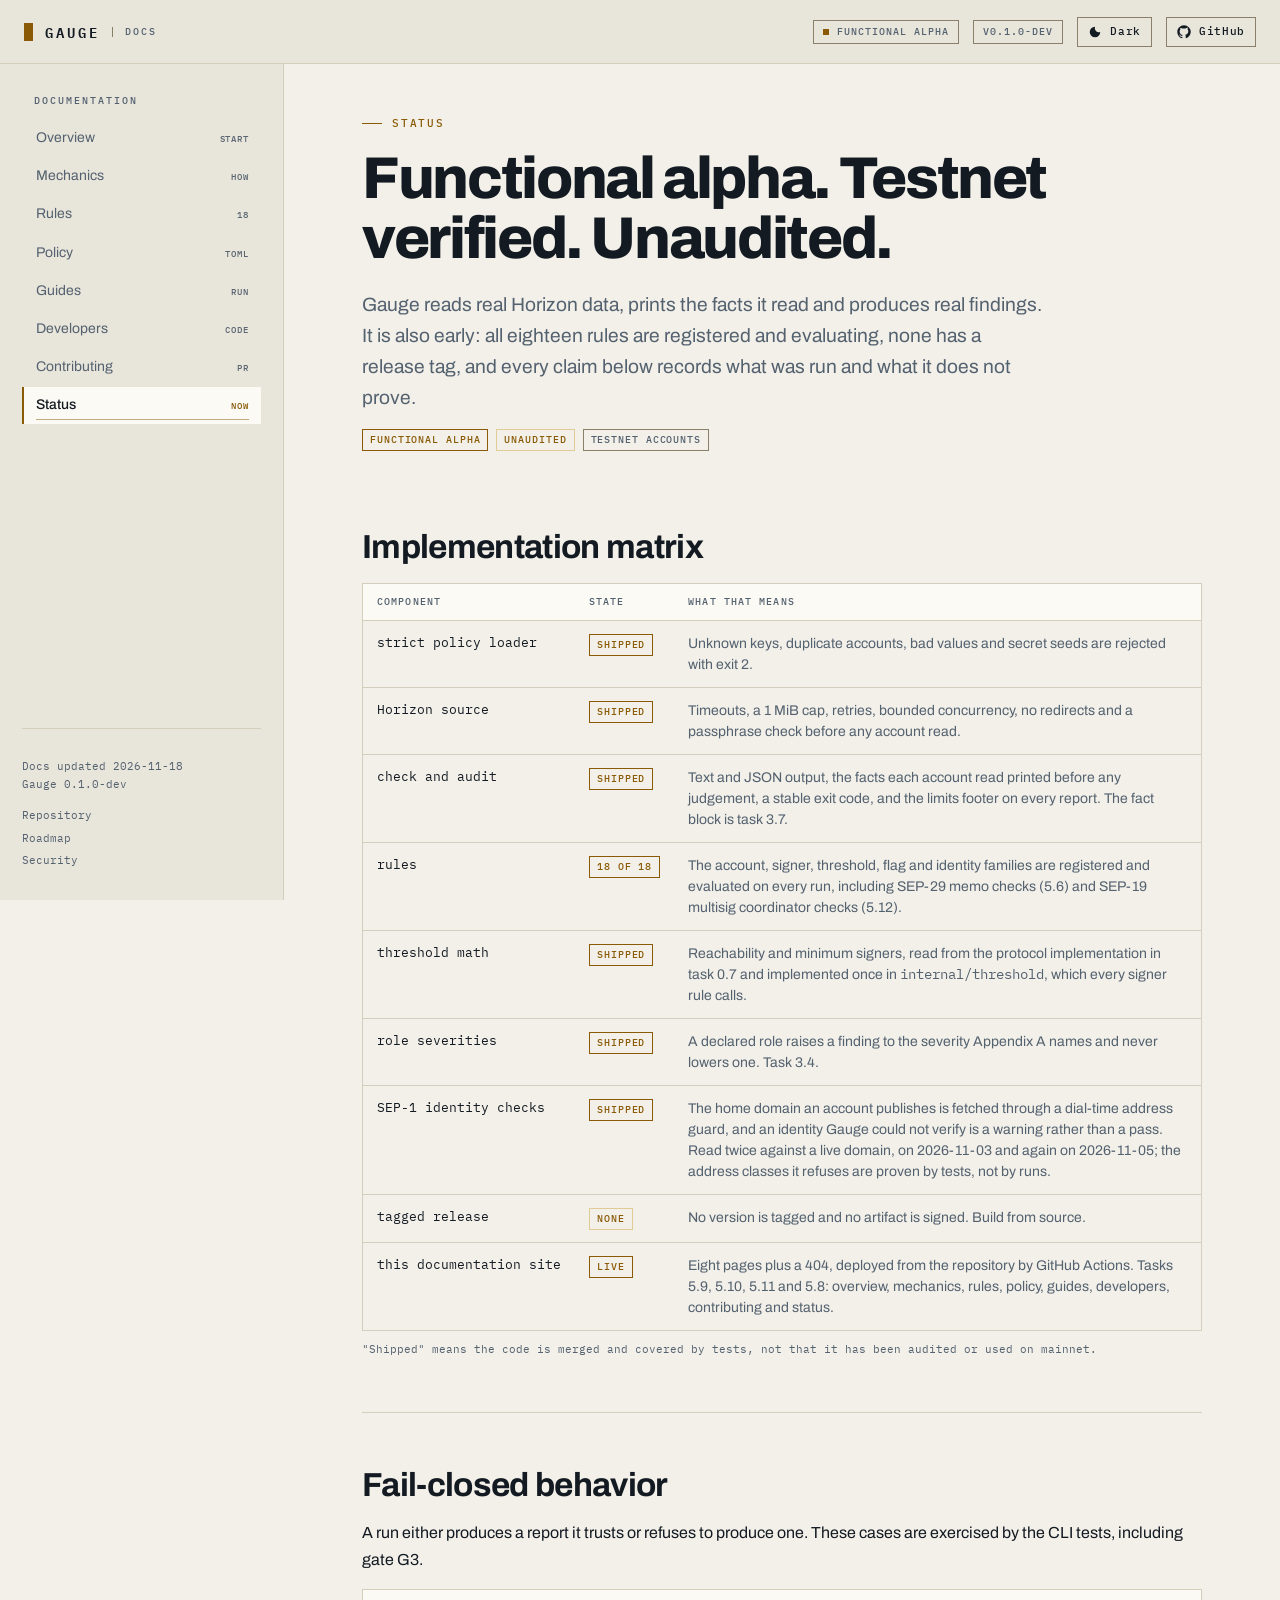
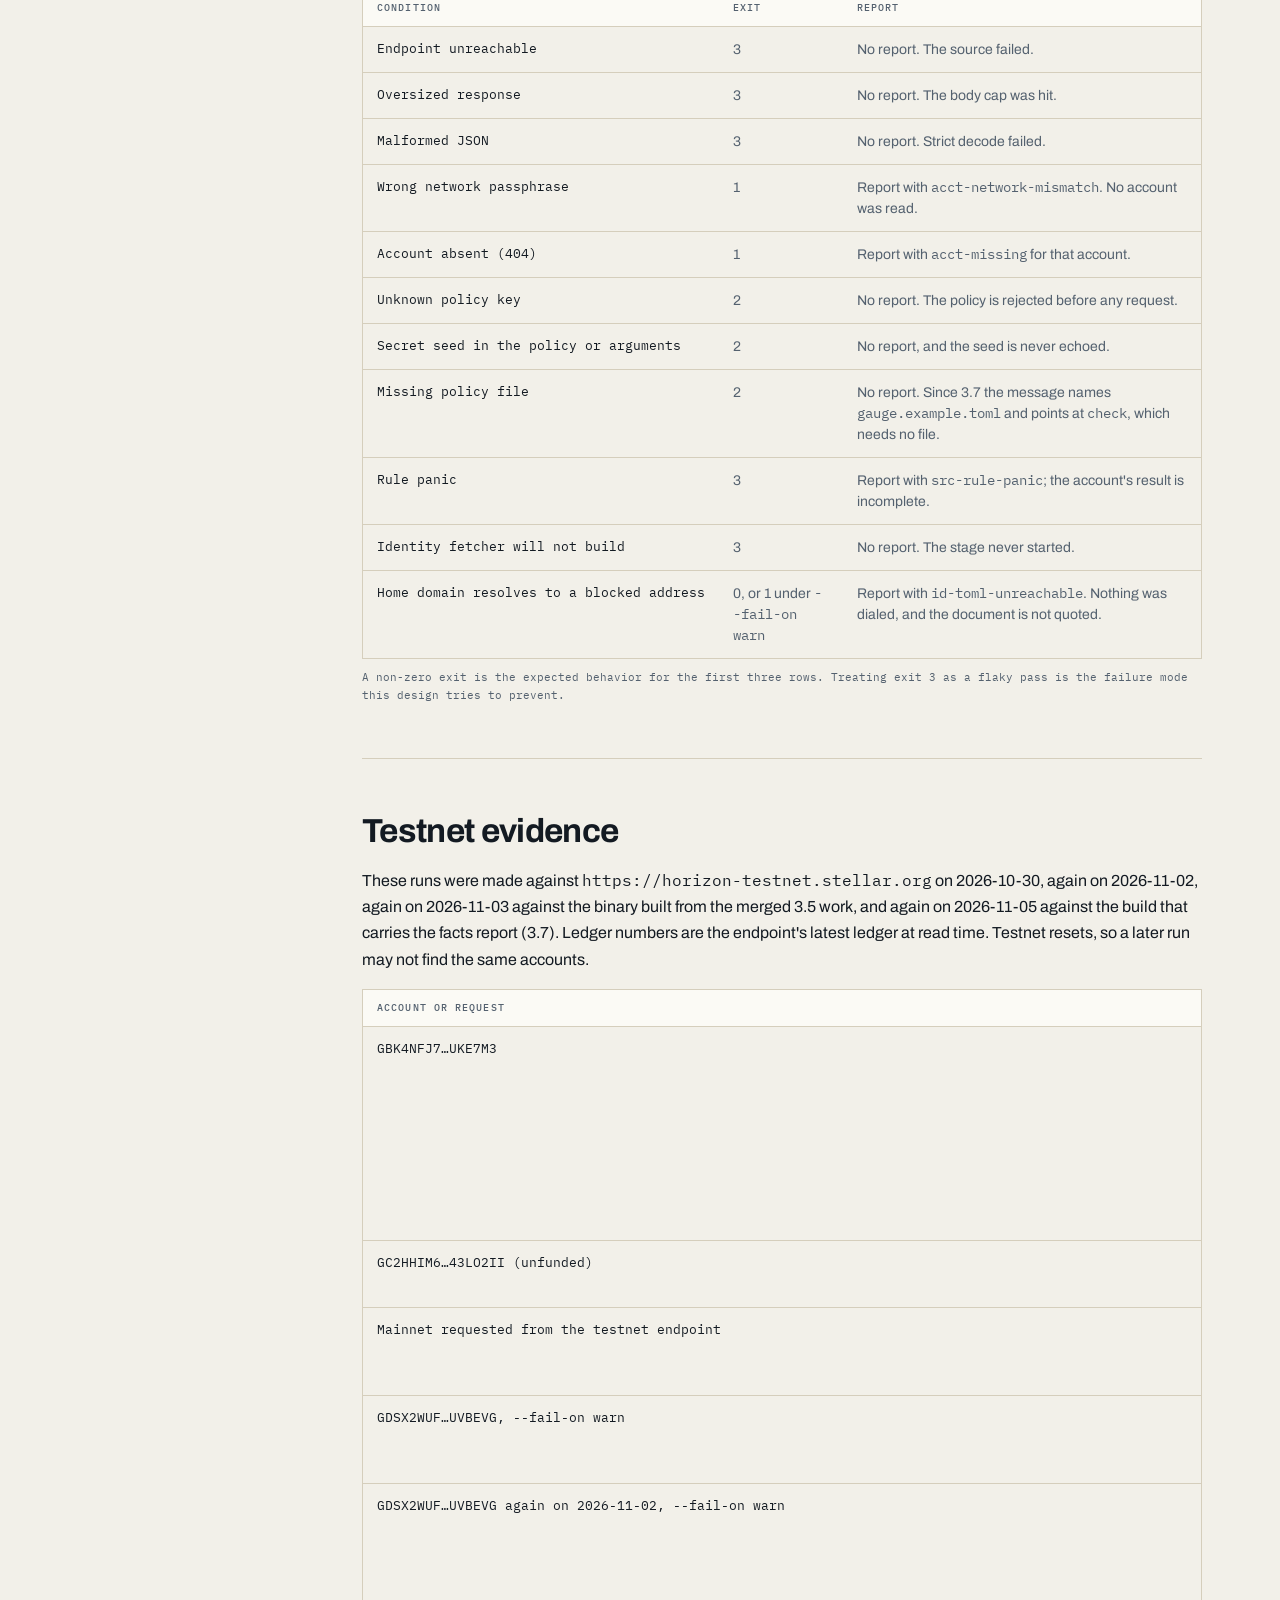
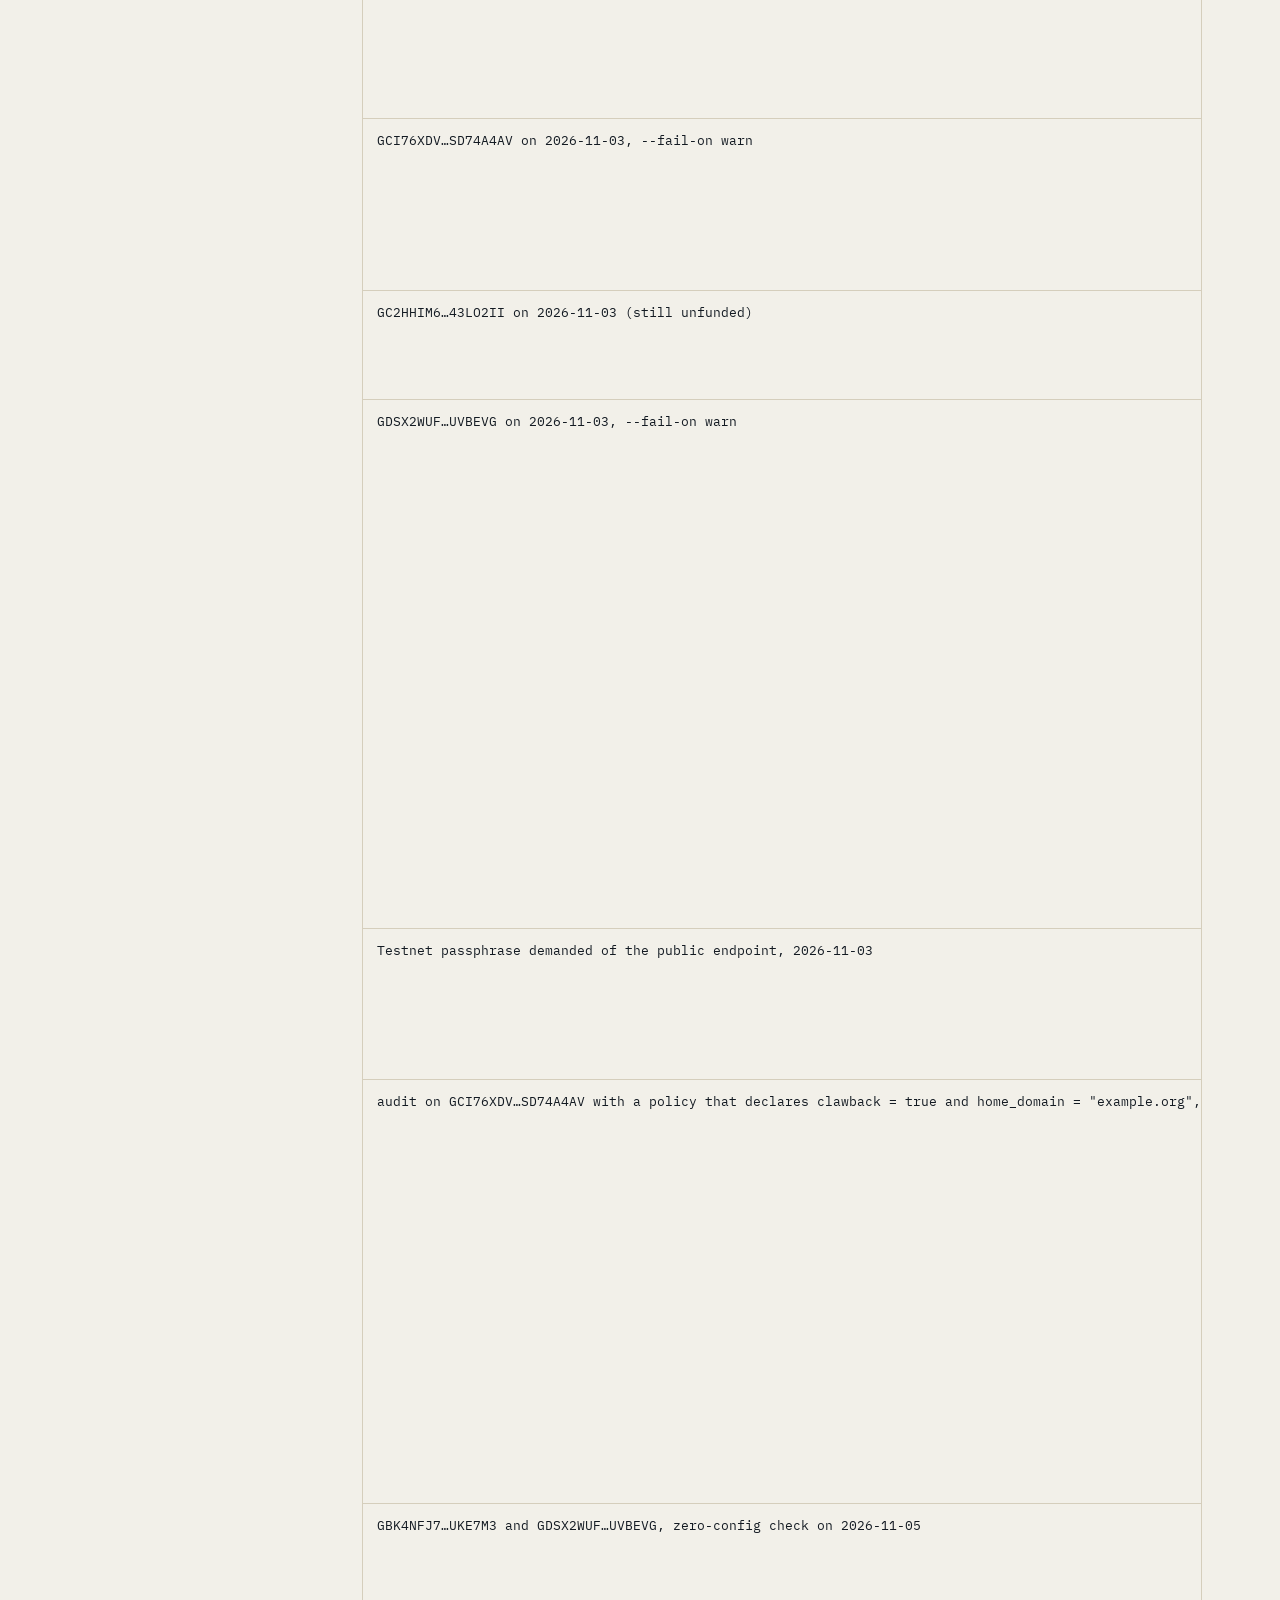
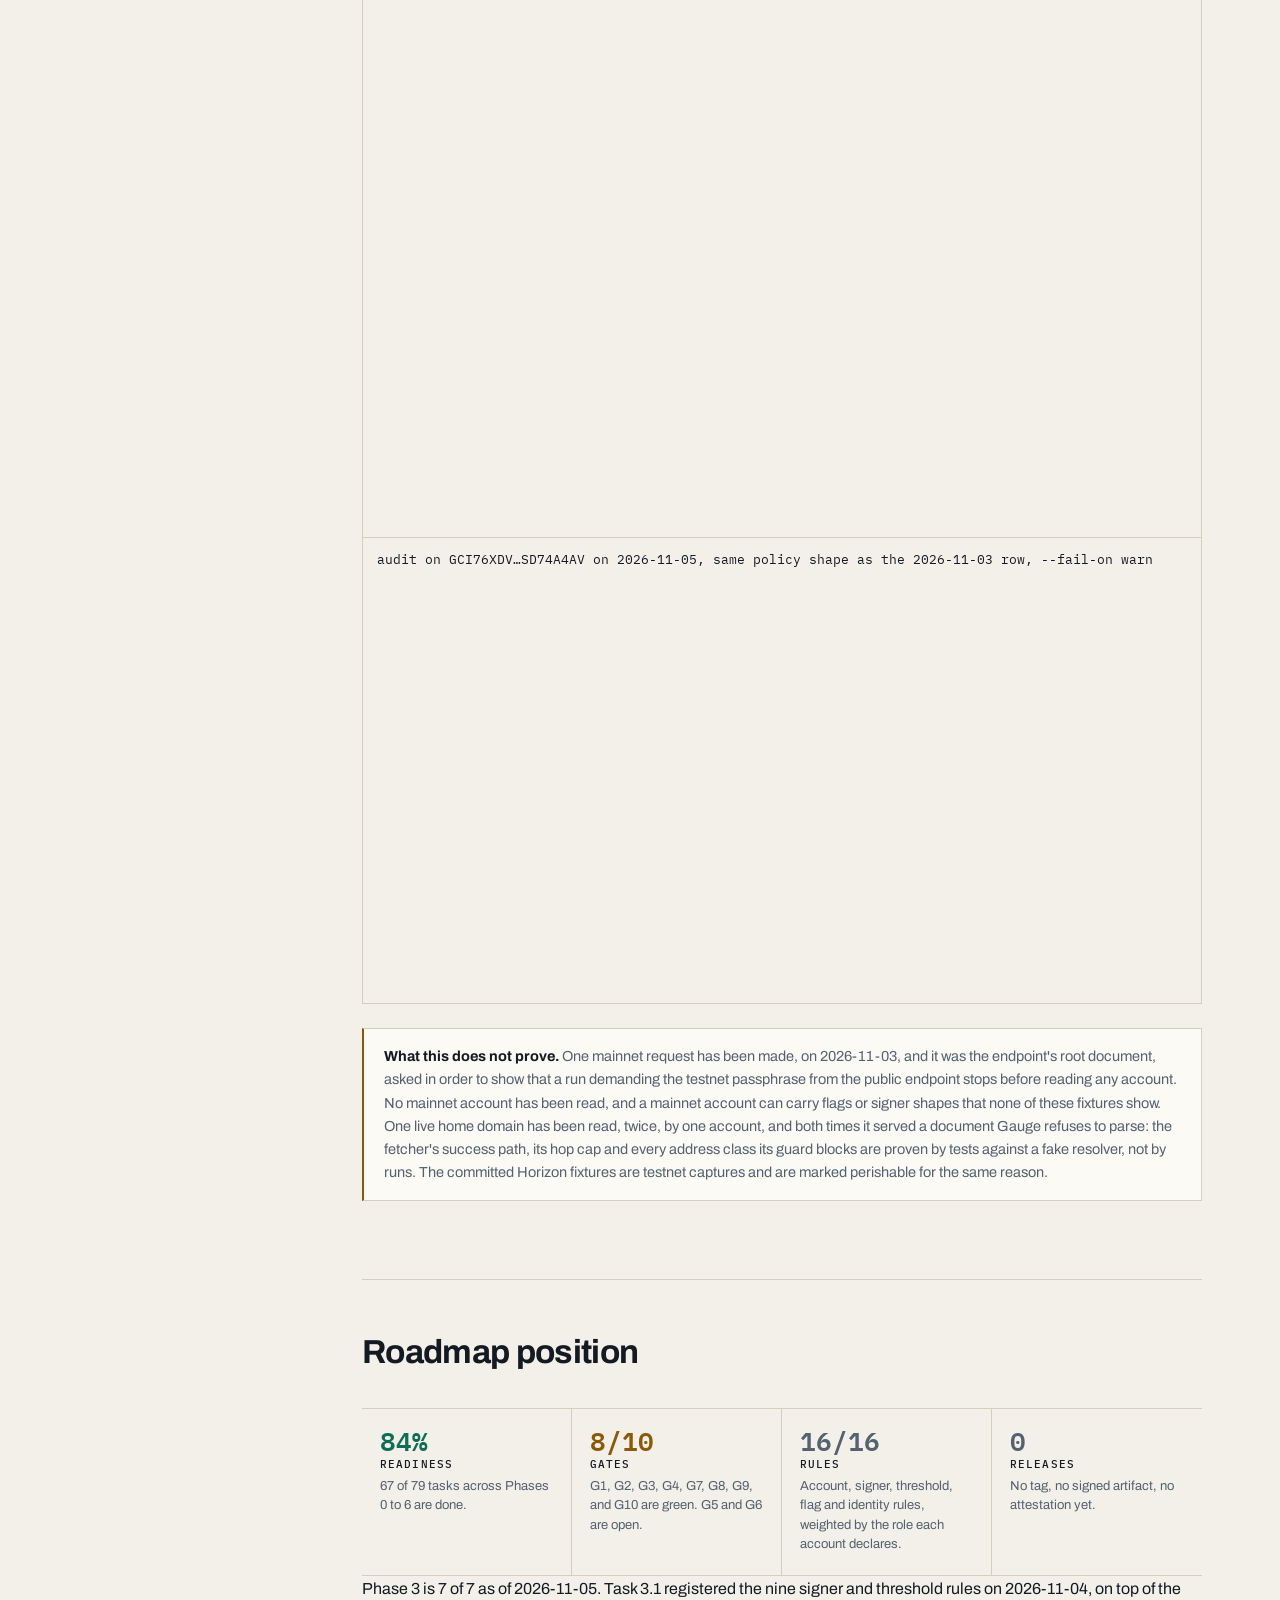
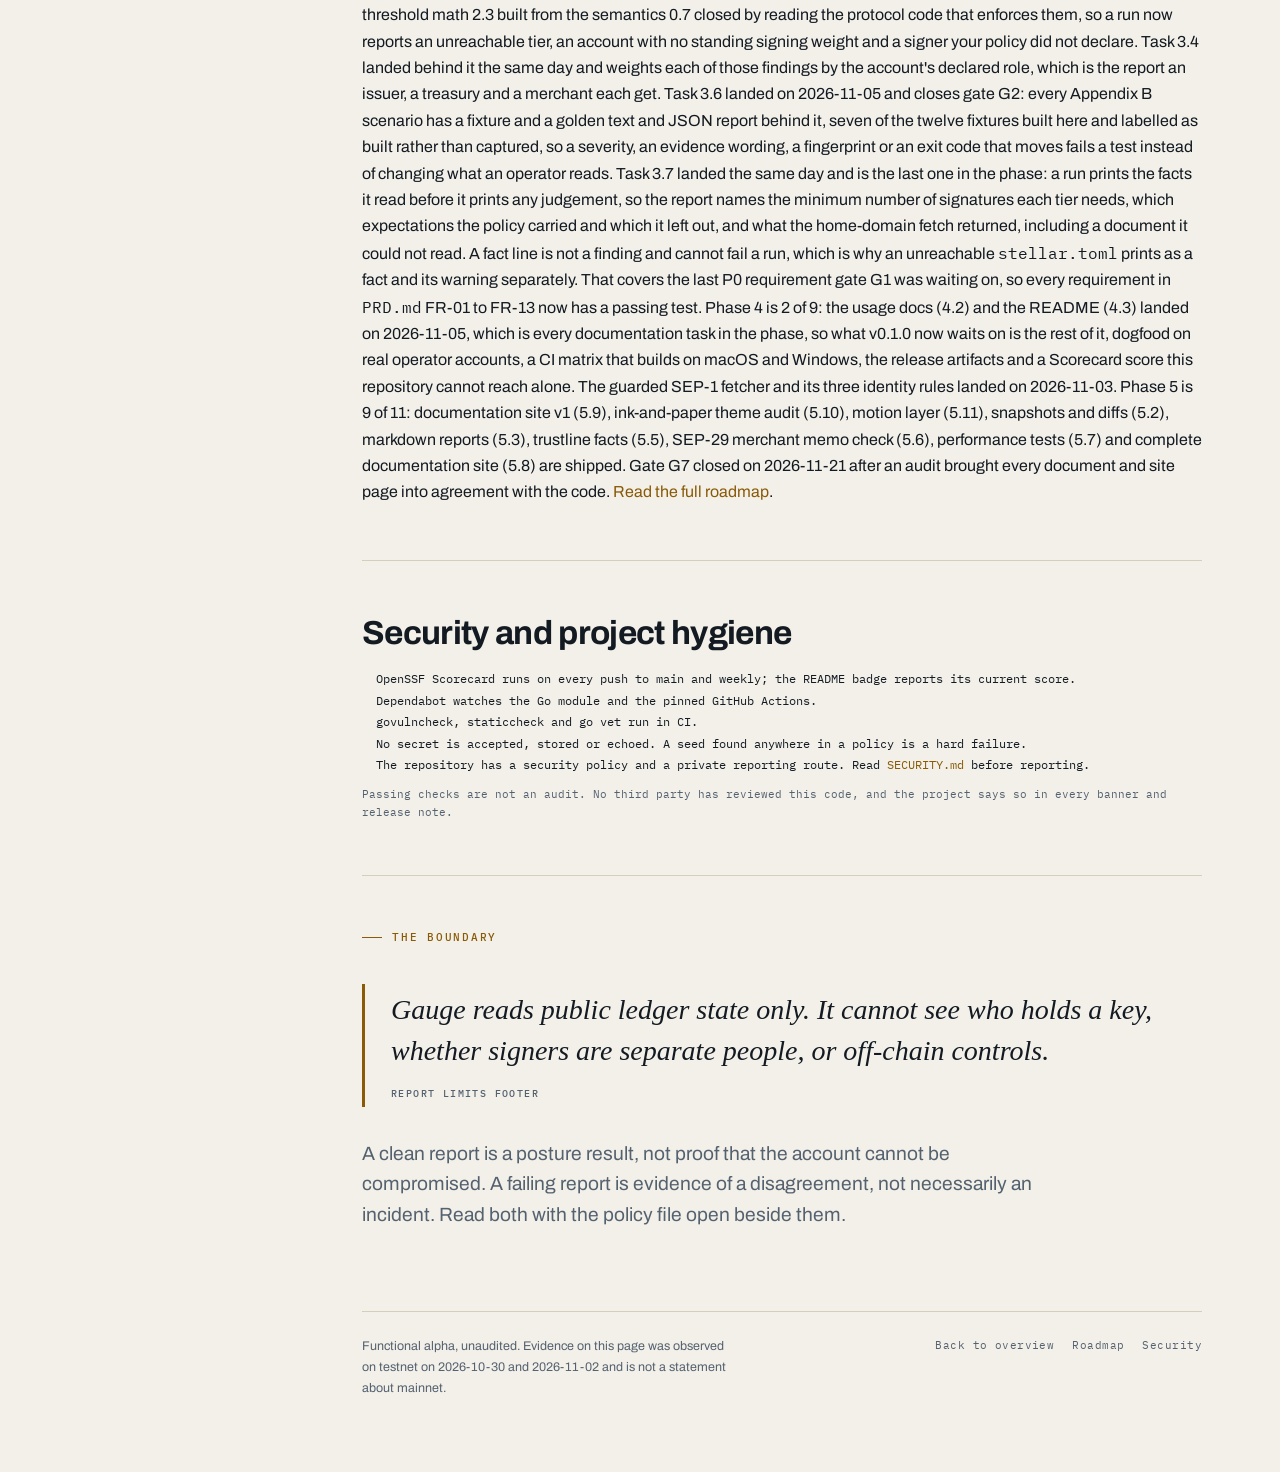
<file: site/status.html>
<!doctype html>
<html lang="en">
<head>
  <meta charset="utf-8">
  <meta name="viewport" content="width=device-width, initial-scale=1">
  <title>Status and evidence · Gauge docs</title>
  <meta name="description" content="What Gauge does today: shipped components, all eighteen rules live, fail-closed behavior, testnet and mainnet evidence, and the limits of that evidence.">
  <meta property="og:type" content="article">
  <meta property="og:title" content="Status and evidence · Gauge docs">
  <meta property="og:description" content="Functional alpha, testnet verified, unaudited. The exact state of every component and the runs behind it.">
  <meta property="og:url" content="https://posture-sec.github.io/guage/status.html">
  <meta property="og:image" content="https://posture-sec.github.io/guage/assets/og.png">
  <link rel="icon" href="assets/favicon.svg" type="image/svg+xml">
  <meta name="theme-color" content="#080b10">
  <script>
    // Choose the theme before first paint so neither mode flashes the other.
    (() => {
      let stored = null;
      try { stored = localStorage.getItem("gauge-theme"); } catch {}
      const light = stored ? stored === "light" : matchMedia("(prefers-color-scheme: light)").matches;
      document.documentElement.dataset.theme = light ? "light" : "dark";
      document.documentElement.dataset.themeReady = "";
    })();
  </script>
  <link rel="preconnect" href="https://fonts.googleapis.com">
  <link rel="preconnect" href="https://fonts.gstatic.com" crossorigin>
  <link href="https://fonts.googleapis.com/css2?family=Archivo:wght@400;500;600;700;800&family=IBM+Plex+Mono:wght@400;500;600&display=swap" rel="stylesheet">
  <link rel="stylesheet" href="assets/site.css">
  <link rel="stylesheet" href="assets/motion.css">
  <script src="assets/site.js" defer></script>
  <script src="assets/motion.js" defer></script>
</head>
<body data-page="status">
  <a class="skip-link" href="#main">Skip to content</a>
  <div class="site">
    <header class="topbar">
      <a class="brand" href="index.html"><span class="brand-mark"></span>Gauge<span class="brand-sub">docs</span></a>
      <div class="topbar-right">
        <span class="status-pill">Functional alpha</span>
        <span class="version-pill">v0.1.0-dev</span>
        <button class="theme-toggle" type="button" aria-label="Switch to light theme">
          <svg class="icon-sun" viewBox="0 0 24 24" aria-hidden="true"><circle cx="12" cy="12" r="5" fill="currentColor"/><path fill="none" stroke="currentColor" stroke-width="2" d="M12 1.5v3M12 19.5v3M1.5 12h3M19.5 12h3M4.4 4.4l2.1 2.1M17.5 17.5l2.1 2.1M19.6 4.4l-2.1 2.1M6.5 17.5l-2.1 2.1"/></svg>
          <svg class="icon-moon" viewBox="0 0 24 24" aria-hidden="true"><path fill="currentColor" d="M12 3a9 9 0 1 0 9 9 7 7 0 0 1-9-9z"/></svg>
          <span>Light</span>
        </button>
        <a class="icon-link" href="https://github.com/posture-sec/guage">
          <svg viewBox="0 0 24 24" aria-hidden="true"><path fill="currentColor" d="M12 .5C5.7.5.5 5.7.5 12c0 5.1 3.3 9.4 7.9 10.9.6.1.8-.3.8-.6v-2c-3.2.7-3.9-1.5-3.9-1.5-.5-1.3-1.2-1.7-1.2-1.7-1-.7.1-.7.1-.7 1.1.1 1.7 1.2 1.7 1.2 1 1.7 2.6 1.2 3.2.9.1-.7.4-1.2.7-1.5-2.6-.3-5.3-1.3-5.3-5.8 0-1.3.5-2.3 1.2-3.1-.1-.3-.5-1.5.1-3.1 0 0 1-.3 3.2 1.2a11 11 0 0 1 5.8 0C17.1 4.2 18.1 4.5 18.1 4.5c.6 1.6.2 2.8.1 3.1.8.8 1.2 1.8 1.2 3.1 0 4.5-2.7 5.5-5.3 5.8.4.4.8 1.1.8 2.2v3.3c0 .3.2.7.8.6 4.6-1.5 7.9-5.8 7.9-10.9C23.5 5.7 18.3.5 12 .5z"/></svg>
          <span>GitHub</span>
        </a>
      </div>
    </header>

    <aside class="sidebar">
      <p class="side-label">Documentation</p>
      <nav class="side-nav" aria-label="Documentation">
        <a href="index.html">Overview <span>start</span></a>
        <a href="mechanics.html">Mechanics <span>how</span></a>
        <a href="rules.html">Rules <span>18</span></a>
        <a href="policy.html">Policy <span>toml</span></a>
        <a href="guides.html">Guides <span>run</span></a>
        <a href="developers.html">Developers <span>code</span></a>
        <a href="contributing.html">Contributing <span>pr</span></a>
        <a href="status.html" aria-current="page">Status <span>now</span></a>
      </nav>
      <div class="side-meta">
        <p>Docs updated 2026-11-18<br>Gauge 0.1.0-dev</p>
        <a href="https://github.com/posture-sec/guage">Repository</a>
        <a href="https://github.com/posture-sec/guage/blob/main/ROADMAP.md">Roadmap</a>
        <a href="https://github.com/posture-sec/guage/blob/main/SECURITY.md">Security</a>
      </div>
    </aside>

    <main class="main" id="main">
      <div class="content">
        <p class="eyebrow">Status</p>
        <h1>Functional alpha. Testnet verified. Unaudited.</h1>
        <p class="lede">Gauge reads real Horizon data, prints the facts it read and produces real findings. It is also early: all eighteen rules are registered and evaluating, none has a release tag, and every claim below records what was run and what it does not prove.</p>
        <div class="chip-row">
          <span class="chip chip--live">Functional alpha</span>
          <span class="chip chip--warn">Unaudited</span>
          <span class="chip">Testnet accounts</span>
        </div>

        <section class="section">
          <h2>Implementation matrix</h2>
          <div class="table-wrap">
            <table>
              <thead>
                <tr><th>Component</th><th>State</th><th>What that means</th></tr>
              </thead>
              <tbody>
                <tr><td>strict policy loader</td><td><span class="chip chip--live">Shipped</span></td><td>Unknown keys, duplicate accounts, bad values and secret seeds are rejected with exit 2.</td></tr>
                <tr><td>Horizon source</td><td><span class="chip chip--live">Shipped</span></td><td>Timeouts, a 1 MiB cap, retries, bounded concurrency, no redirects and a passphrase check before any account read.</td></tr>
                <tr><td>check and audit</td><td><span class="chip chip--live">Shipped</span></td><td>Text and JSON output, the facts each account read printed before any judgement, a stable exit code, and the limits footer on every report. The fact block is task 3.7.</td></tr>
                <tr><td>rules</td><td><span class="chip chip--live">18 of 18</span></td><td>The account, signer, threshold, flag and identity families are registered and evaluated on every run, including SEP-29 memo checks (5.6) and SEP-19 multisig coordinator checks (5.12).</td></tr>
                <tr><td>threshold math</td><td><span class="chip chip--live">Shipped</span></td><td>Reachability and minimum signers, read from the protocol implementation in task 0.7 and implemented once in <code>internal/threshold</code>, which every signer rule calls.</td></tr>
                <tr><td>role severities</td><td><span class="chip chip--live">Shipped</span></td><td>A declared role raises a finding to the severity Appendix A names and never lowers one. Task 3.4.</td></tr>
                <tr><td>SEP-1 identity checks</td><td><span class="chip chip--live">Shipped</span></td><td>The home domain an account publishes is fetched through a dial-time address guard, and an identity Gauge could not verify is a warning rather than a pass. Read twice against a live domain, on 2026-11-03 and again on 2026-11-05; the address classes it refuses are proven by tests, not by runs.</td></tr>
                <tr><td>tagged release</td><td><span class="chip chip--warn">None</span></td><td>No version is tagged and no artifact is signed. Build from source.</td></tr>
                <tr><td>this documentation site</td><td><span class="chip chip--live">Live</span></td><td>Eight pages plus a 404, deployed from the repository by GitHub Actions. Tasks 5.9, 5.10, 5.11 and 5.8: overview, mechanics, rules, policy, guides, developers, contributing and status.</td></tr>
              </tbody>
            </table>
          </div>
          <p class="table-caption">"Shipped" means the code is merged and covered by tests, not that it has been audited or used on mainnet.</p>
        </section>

        <section class="section">
          <h2>Fail-closed behavior</h2>
          <p>A run either produces a report it trusts or refuses to produce one. These cases are exercised by the CLI tests, including gate G3.</p>
          <div class="table-wrap">
            <table>
              <thead>
                <tr><th>Condition</th><th>Exit</th><th>Report</th></tr>
              </thead>
              <tbody>
                <tr><td>Endpoint unreachable</td><td>3</td><td>No report. The source failed.</td></tr>
                <tr><td>Oversized response</td><td>3</td><td>No report. The body cap was hit.</td></tr>
                <tr><td>Malformed JSON</td><td>3</td><td>No report. Strict decode failed.</td></tr>
                <tr><td>Wrong network passphrase</td><td>1</td><td>Report with <code>acct-network-mismatch</code>. No account was read.</td></tr>
                <tr><td>Account absent (404)</td><td>1</td><td>Report with <code>acct-missing</code> for that account.</td></tr>
                <tr><td>Unknown policy key</td><td>2</td><td>No report. The policy is rejected before any request.</td></tr>
                <tr><td>Secret seed in the policy or arguments</td><td>2</td><td>No report, and the seed is never echoed.</td></tr>
                <tr><td>Missing policy file</td><td>2</td><td>No report. Since 3.7 the message names <code>gauge.example.toml</code> and points at <code>check</code>, which needs no file.</td></tr>
                <tr><td>Rule panic</td><td>3</td><td>Report with <code>src-rule-panic</code>; the account's result is incomplete.</td></tr>
                <tr><td>Identity fetcher will not build</td><td>3</td><td>No report. The stage never started.</td></tr>
                <tr><td>Home domain resolves to a blocked address</td><td>0, or 1 under <code>--fail-on warn</code></td><td>Report with <code>id-toml-unreachable</code>. Nothing was dialed, and the document is not quoted.</td></tr>
              </tbody>
            </table>
          </div>
          <p class="table-caption">A non-zero exit is the expected behavior for the first three rows. Treating exit 3 as a flaky pass is the failure mode this design tries to prevent.</p>
        </section>

        <section class="section">
          <h2>Testnet evidence</h2>
          <p>These runs were made against <code>https://horizon-testnet.stellar.org</code> on 2026-10-30, again on 2026-11-02, again on 2026-11-03 against the binary built from the merged 3.5 work, and again on 2026-11-05 against the build that carries the facts report (3.7). Ledger numbers are the endpoint's latest ledger at read time. Testnet resets, so a later run may not find the same accounts.</p>
          <div class="table-wrap">
            <table>
              <thead>
                <tr><th>Account or request</th><th>Ledger</th><th>Result</th></tr>
              </thead>
              <tbody>
                <tr>
                  <td>GBK4NFJ7…UKE7M3</td>
                  <td>5467515</td>
                  <td>Exit 0. Account facts and the limits footer present. The reachability, <code>declared:</code> and identity lines are task 3.7's and first appear in the 2026-11-05 rows below.</td>
                </tr>
                <tr>
                  <td>GC2HHIM6…43LO2II (unfunded)</td>
                  <td>5467749</td>
                  <td>Exit 1. <code>acct-missing</code>.</td>
                </tr>
                <tr>
                  <td>Mainnet requested from the testnet endpoint</td>
                  <td>5467749</td>
                  <td>Exit 1. <code>acct-network-mismatch</code>; no account read.</td>
                </tr>
                <tr>
                  <td>GDSX2WUF…UVBEVG, <code>--fail-on warn</code></td>
                  <td>5467759</td>
                  <td>Exit 1. <code>flag-undeclared-clawback</code>.</td>
                </tr>
                <tr>
                  <td>GDSX2WUF…UVBEVG again on 2026-11-02, <code>--fail-on warn</code></td>
                  <td>5517199</td>
                  <td>Exit 1. Same finding; the overview page's excerpt is the 2026-11-05 rerun of this account, which adds the fact block, the identity warning and the single-key INFO that 3.1's rules produce.</td>
                </tr>
                <tr>
                  <td>GCI76XDV…SD74A4AV on 2026-11-03, <code>--fail-on warn</code></td>
                  <td>5538911</td>
                  <td>Exit 0. Six signers, thresholds 3/3/3, the master key listed inside the signer list at weight 0, no home domain, so no identity fetch was attempted.</td>
                </tr>
                <tr>
                  <td>GC2HHIM6…43LO2II on 2026-11-03 (still unfunded)</td>
                  <td>5538955</td>
                  <td>Exit 1. <code>acct-missing</code>, and the run finished rather than aborted.</td>
                </tr>
                <tr>
                  <td>GDSX2WUF…UVBEVG on 2026-11-03, <code>--fail-on warn</code></td>
                  <td>5538942</td>
                  <td>Exit 1. <code>flag-undeclared-clawback</code> and <code>id-toml-unreachable</code> with evidence <code>step parse; detail the document is not a configuration file this parser accepts; status 200</code>. This is the first time the build read a live home domain: <code>komunitin.org</code> answered 200 with <code>text/html</code>, the guard dialled the public address it had resolved, the parse refused the document, and the result was a warning instead of a pass or a crash.</td>
                </tr>
                <tr>
                  <td>Testnet passphrase demanded of the public endpoint, 2026-11-03</td>
                  <td>65286436</td>
                  <td>Exit 1. <code>acct-network-mismatch</code>; the ledger belongs to the endpoint's root document, because no account was read.</td>
                </tr>
                <tr>
                  <td><code>audit</code> on GCI76XDV…SD74A4AV with a policy that declares <code>clawback = true</code> and <code>home_domain = "example.org"</code>, 2026-11-03</td>
                  <td>5538914</td>
                  <td>Exit 1 under <code>--fail-on warn</code> with two warnings, exit 0 at the default <code>--fail-on high</code> on the identical report. The same file also declared one signer the chain does not carry and a weight of 9 against an observed 1: no finding, because that build predated task 3.1. The 2026-11-05 row below is the same policy against the shipped signer family, and the silence is gone.</td>
                </tr>
                <tr>
                  <td>GBK4NFJ7…UKE7M3 and GDSX2WUF…UVBEVG, zero-config <code>check</code> on 2026-11-05</td>
                  <td>5569491 and 5569489</td>
                  <td>Exit 0 and exit 1 under <code>--fail-on warn</code>. Each prints the fact block 3.7 added: <code>minimum signers to authorize: low 1, medium 1, high 1</code>, <code>declared: nothing; this run read no policy file, so only the universal rules ran</code>, and for the account that publishes <code>komunitin.org</code>, an identity block naming the failing step (<code>parse</code>) with <code>fetch: status 200, 0 redirect hops, 3363 bytes, CORS absent</code>. The JSON form carries the same three fields, with <code>declared</code> and <code>identity</code> as null where nothing was read.</td>
                </tr>
                <tr>
                  <td><code>audit</code> on GCI76XDV…SD74A4AV on 2026-11-05, same policy shape as the 2026-11-03 row, <code>--fail-on warn</code></td>
                  <td>5569504</td>
                  <td>Exit 1 with four findings: HIGH <code>sig-missing-expected</code> for the declared signer the chain does not carry, WARN <code>sig-weight-drift</code> for 9 against an observed 1, and the two warnings the earlier run already produced. The report prints <code>expected_signers: 7 keys declared</code> and <code>expect_locked: (not declared)</code>, so the reader can see which lines the policy carried.</td>
                </tr>
              </tbody>
            </table>
          </div>
          <div class="note">
            <p><strong>What this does not prove.</strong> One mainnet request has been made, on 2026-11-03, and it was the endpoint's root document, asked in order to show that a run demanding the testnet passphrase from the public endpoint stops before reading any account. No mainnet account has been read, and a mainnet account can carry flags or signer shapes that none of these fixtures show. One live home domain has been read, twice, by one account, and both times it served a document Gauge refuses to parse: the fetcher's success path, its hop cap and every address class its guard blocks are proven by tests against a fake resolver, not by runs. The committed Horizon fixtures are testnet captures and are marked perishable for the same reason.</p>
          </div>
        </section>

        <section class="section">
          <h2>Roadmap position</h2>
          <div class="rail">
            <div class="rail-item">
              <span class="rail-code">84%</span>
              <span class="rail-label">Readiness</span>
              <p class="rail-copy">67 of 79 tasks across Phases 0 to 6 are done.</p>
            </div>
            <div class="rail-item">
              <span class="rail-code">8/10</span>
              <span class="rail-label">Gates</span>
              <p class="rail-copy">G1, G2, G3, G4, G7, G8, G9, and G10 are green. G5 and G6 are open.</p>
            </div>
            <div class="rail-item">
              <span class="rail-code">16/16</span>
              <span class="rail-label">Rules</span>
              <p class="rail-copy">Account, signer, threshold, flag and identity rules, weighted by the role each account declares.</p>
            </div>
            <div class="rail-item">
              <span class="rail-code">0</span>
              <span class="rail-label">Releases</span>
              <p class="rail-copy">No tag, no signed artifact, no attestation yet.</p>
            </div>
          </div>
          <p>Phase 3 is 7 of 7 as of 2026-11-05. Task 3.1 registered the nine signer and threshold rules on 2026-11-04, on top of the threshold math 2.3 built from the semantics 0.7 closed by reading the protocol code that enforces them, so a run now reports an unreachable tier, an account with no standing signing weight and a signer your policy did not declare. Task 3.4 landed behind it the same day and weights each of those findings by the account's declared role, which is the report an issuer, a treasury and a merchant each get. Task 3.6 landed on 2026-11-05 and closes gate G2: every Appendix B scenario has a fixture and a golden text and JSON report behind it, seven of the twelve fixtures built here and labelled as built rather than captured, so a severity, an evidence wording, a fingerprint or an exit code that moves fails a test instead of changing what an operator reads. Task 3.7 landed the same day and is the last one in the phase: a run prints the facts it read before it prints any judgement, so the report names the minimum number of signatures each tier needs, which expectations the policy carried and which it left out, and what the home-domain fetch returned, including a document it could not read. A fact line is not a finding and cannot fail a run, which is why an unreachable <code>stellar.toml</code> prints as a fact and its warning separately. That covers the last P0 requirement gate G1 was waiting on, so every requirement in <code>PRD.md</code> FR-01 to FR-13 now has a passing test. Phase 4 is 2 of 9: the usage docs (4.2) and the README (4.3) landed on 2026-11-05, which is every documentation task in the phase, so what v0.1.0 now waits on is the rest of it, dogfood on real operator accounts, a CI matrix that builds on macOS and Windows, the release artifacts and a Scorecard score this repository cannot reach alone. The guarded SEP-1 fetcher and its three identity rules landed on 2026-11-03. Phase 5 is 9 of 11: documentation site v1 (5.9), ink-and-paper theme audit (5.10), motion layer (5.11), snapshots and diffs (5.2), markdown reports (5.3), trustline facts (5.5), SEP-29 merchant memo check (5.6), performance tests (5.7) and complete documentation site (5.8) are shipped. Gate G7 closed on 2026-11-21 after an audit brought every document and site page into agreement with the code. <a href="https://github.com/posture-sec/guage/blob/main/ROADMAP.md">Read the full roadmap</a>.</p>
        </section>

        <section class="section">
          <h2>Security and project hygiene</h2>
          <ul class="flow-list">
            <li>OpenSSF Scorecard runs on every push to main and weekly; the README badge reports its current score.</li>
            <li>Dependabot watches the Go module and the pinned GitHub Actions.</li>
            <li><code>govulncheck</code>, <code>staticcheck</code> and <code>go vet</code> run in CI.</li>
            <li>No secret is accepted, stored or echoed. A seed found anywhere in a policy is a hard failure.</li>
            <li>The repository has a security policy and a private reporting route. Read <a href="https://github.com/posture-sec/guage/blob/main/SECURITY.md">SECURITY.md</a> before reporting.</li>
          </ul>
          <p class="table-caption">Passing checks are not an audit. No third party has reviewed this code, and the project says so in every banner and release note.</p>
        </section>

        <section class="section">
          <p class="eyebrow">The boundary</p>
          <blockquote class="limits">
            Gauge reads public ledger state only. It cannot see who holds a key, whether signers are separate people, or off-chain controls.
            <cite>Report limits footer</cite>
          </blockquote>
          <p class="lede">A clean report is a posture result, not proof that the account cannot be compromised. A failing report is evidence of a disagreement, not necessarily an incident. Read both with the policy file open beside them.</p>
        </section>

        <footer class="footer">
          <p>Functional alpha, unaudited. Evidence on this page was observed on testnet on 2026-10-30 and 2026-11-02 and is not a statement about mainnet.</p>
          <div class="footer-links">
            <a href="index.html">Back to overview</a>
            <a href="https://github.com/posture-sec/guage/blob/main/ROADMAP.md">Roadmap</a>
            <a href="https://github.com/posture-sec/guage/blob/main/SECURITY.md">Security</a>
          </div>
        </footer>
      </div>
    </main>
  </div>
</body>
</html>
</file>
<file: site/assets/site.css>
/* Gauge documentation site.
   Flat ink and paper palette in two themes. No gradients anywhere.
   Dark is the default; [data-theme="light"] on <html> switches the tokens. */

:root {
  color-scheme: dark;
  --void: #080b10;
  --deck: #0d131a;
  --panel: #121a23;
  --panel-2: #16202a;
  --line: #24313d;
  --line-strong: #3a4c5e;
  --bone: #e9e6dd;
  --mute: #93a2b2;
  --micro: #7a8fa1;
  --amber: #f2b33d;
  --amber-deep: #c98a12;
  --on-accent: #101720;
  --accent-block: #f2b33d;
  --paper: #ede8da;
  --paper-line: #c7bfa9;
  --ink: #101720;
  --ink-mute: #5a6570;
  --ink-warn: #8a5200;
  --ink-high: #a3320f;
  --ink-pass: #1d6b58;
  --teal: #69c9b0;
  --sig-high: #ff9b91;
  --sig-high-line: #6b312c;
  --sig-warn-line: #6b5326;
  --sig-pass-line: #2f5c50;
  --font-sans: "Archivo", ui-sans-serif, system-ui, -apple-system, "Segoe UI", sans-serif;
  --font-mono: "IBM Plex Mono", ui-monospace, SFMono-Regular, Menlo, Consolas, monospace;
  --font-serif: Georgia, "Times New Roman", serif;
  --sidebar: 284px;
  --content: 840px;
  --topbar: 64px;
}

/* Light: the same ink and paper identity read the other way round, a dark
   ink sheet on a pale desk. Accent values darken so every text pair keeps at
   least 4.5:1; the block shadow stays bright amber so the signature holds. */

:root[data-theme="light"] {
  color-scheme: light;
  --void: #f2f0e9;
  --deck: #e8e5db;
  --panel: #fbfaf5;
  --panel-2: #f6f4ec;
  --line: #d5cebc;
  --line-strong: #8a8069;
  --bone: #131a22;
  --mute: #54616f;
  --micro: #5a6672;
  --amber: #8a5a06;
  --amber-deep: #6d4703;
  --on-accent: #ffffff;
  --accent-block: #f2b33d;
  --paper: #ffffff;
  --paper-line: #c9c2ae;
  --ink: #101720;
  --ink-mute: #55606b;
  --ink-warn: #7d4a00;
  --ink-high: #9a2c0b;
  --ink-pass: #155c4a;
  --teal: #0f6d55;
  --sig-high: #b3261e;
  --sig-high-line: #e2b7b1;
  --sig-warn-line: #e0cb96;
  --sig-pass-line: #a8d2c4;
}

*,
*::before,
*::after {
  box-sizing: border-box;
}

html {
  scroll-behavior: smooth;
}

@media (prefers-reduced-motion: reduce) {
  html {
    scroll-behavior: auto;
  }
}

body {
  margin: 0;
  background: var(--void);
  color: var(--bone);
  font-family: var(--font-sans);
  font-size: 16px;
  line-height: 1.65;
  -webkit-font-smoothing: antialiased;
  text-rendering: optimizeLegibility;
}

::selection {
  background: var(--amber);
  color: var(--on-accent);
}

a {
  color: var(--amber);
  text-decoration: none;
}

a:hover {
  text-decoration: underline;
  text-underline-offset: 3px;
  text-decoration-thickness: 1px;
}

:focus-visible {
  outline: 2px solid var(--amber);
  outline-offset: 3px;
}

img,
svg {
  max-width: 100%;
}

code,
kbd,
samp,
pre {
  font-family: var(--font-mono);
}

/* A long inline token (an install command, a URL) otherwise sets a floor under
   the paragraph width and pushes the page past a 320px viewport. Block code
   keeps its own horizontal scroll. */
p code,
li code,
dd code {
  overflow-wrap: anywhere;
}

.skip-link {
  position: absolute;
  left: 16px;
  top: -80px;
  z-index: 100;
  padding: 10px 14px;
  background: var(--amber);
  color: var(--on-accent);
  font: 600 12px/1 var(--font-mono);
  letter-spacing: 0.08em;
  text-transform: uppercase;
}

.skip-link:focus {
  top: 12px;
}

.site {
  display: grid;
  grid-template-columns: var(--sidebar) minmax(0, 1fr);
  grid-template-rows: var(--topbar) 1fr;
  min-height: 100vh;
}

/* Top bar */

.topbar {
  position: sticky;
  top: 0;
  z-index: 30;
  grid-column: 1 / -1;
  display: flex;
  align-items: center;
  gap: 20px;
  height: var(--topbar);
  padding: 0 24px;
  background: var(--deck);
  border-bottom: 1px solid var(--line);
}

.brand {
  display: inline-flex;
  align-items: center;
  gap: 12px;
  color: var(--bone);
  font: 600 14px/1 var(--font-mono);
  letter-spacing: 0.22em;
  text-transform: uppercase;
}

.brand:hover {
  text-decoration: none;
}

.brand-mark {
  width: 9px;
  height: 18px;
  background: var(--amber);
}

.brand-sub {
  padding-left: 12px;
  border-left: 1px solid var(--line-strong);
  color: var(--mute);
  font: 500 10px/1 var(--font-mono);
  letter-spacing: 0.18em;
  text-transform: uppercase;
}

.topbar-right {
  display: flex;
  align-items: center;
  gap: 14px;
  margin-left: auto;
}

.status-pill,
.version-pill {
  display: inline-flex;
  align-items: center;
  gap: 8px;
  padding: 6px 9px;
  border: 1px solid var(--line-strong);
  color: var(--mute);
  font: 500 10px/1 var(--font-mono);
  letter-spacing: 0.1em;
  text-transform: uppercase;
  white-space: nowrap;
}

.status-pill::before {
  content: "";
  width: 6px;
  height: 6px;
  background: var(--amber);
}

.icon-link {
  display: inline-flex;
  align-items: center;
  gap: 8px;
  padding: 7px 10px;
  border: 1px solid var(--line-strong);
  color: var(--bone);
  font: 500 11px/1 var(--font-mono);
  letter-spacing: 0.06em;
}

.icon-link:hover {
  border-color: var(--amber);
  color: var(--amber);
  text-decoration: none;
}

.icon-link svg {
  width: 14px;
  height: 14px;
}

/* Theme toggle. The icon and label name the mode the click gives you: a sun and
   "Light" while the page is dark. It stays hidden until the head script marks
   the document ready, because an inert toggle is worse than no toggle. */

.theme-toggle {
  display: inline-flex;
  align-items: center;
  gap: 8px;
  padding: 7px 10px;
  border: 1px solid var(--line-strong);
  background: transparent;
  color: var(--bone);
  font: 500 11px/1 var(--font-mono);
  letter-spacing: 0.06em;
  white-space: nowrap;
  cursor: pointer;
}

.theme-toggle:hover {
  border-color: var(--amber);
  color: var(--amber);
  text-decoration: none;
}

.theme-toggle svg {
  width: 14px;
  height: 14px;
}

.theme-toggle .icon-moon {
  display: none;
}

:root[data-theme="light"] .theme-toggle .icon-sun {
  display: none;
}

:root[data-theme="light"] .theme-toggle .icon-moon {
  display: inline;
}

html:not([data-theme-ready]) .theme-toggle {
  display: none;
}

/* Sidebar */

.sidebar {
  position: sticky;
  top: var(--topbar);
  align-self: start;
  display: flex;
  flex-direction: column;
  height: calc(100vh - var(--topbar));
  overflow-y: auto;
  padding: 32px 22px 28px;
  background: var(--deck);
  border-right: 1px solid var(--line);
}

.side-label {
  margin: 0 0 14px 12px;
  color: var(--mute);
  font: 500 10px/1 var(--font-mono);
  letter-spacing: 0.2em;
  text-transform: uppercase;
}

.side-nav {
  display: flex;
  flex-direction: column;
  gap: 2px;
}

.side-nav a {
  display: flex;
  align-items: baseline;
  justify-content: space-between;
  gap: 12px;
  padding: 9px 12px;
  border-left: 2px solid transparent;
  color: var(--mute);
  font-size: 14px;
  line-height: 1.3;
}

.side-nav a:hover {
  background: var(--panel);
  color: var(--bone);
  text-decoration: none;
}

.side-nav a[aria-current="page"] {
  border-left-color: var(--amber);
  background: var(--panel);
  color: var(--bone);
  font-weight: 500;
}

.side-nav a span {
  /* 9px mono, so it needs the same 4.5:1 as body text. --line-strong reads as
     a hairline on a dark surface (2.2:1) and fails as type. */
  color: var(--micro);
  font: 500 9px/1 var(--font-mono);
  letter-spacing: 0.1em;
  text-transform: uppercase;
}

.side-nav a[aria-current="page"] span {
  color: var(--amber);
}

.side-meta {
  margin-top: auto;
  padding-top: 28px;
  border-top: 1px solid var(--line);
  color: var(--mute);
  font: 400 11px/1.7 var(--font-mono);
}

.side-meta p {
  margin: 0 0 10px;
}

.side-meta a {
  display: block;
  color: var(--mute);
  padding: 2px 0;
}

.side-meta a:hover {
  color: var(--amber);
}

/* Main content */

.main {
  min-width: 0;
  padding: 52px clamp(22px, 4vw, 56px) 72px;
}

.content {
  width: 100%;
  max-width: var(--content);
  margin: 0 auto;
}

body[data-page="overview"] .content {
  max-width: 1200px;
}

body[data-page="overview"] h1 {
  font-size: clamp(36px, 4vw, 54px);
  line-height: 1.06;
}

.eyebrow {
  display: flex;
  align-items: center;
  gap: 10px;
  margin: 0 0 18px;
  color: var(--amber);
  font: 500 11px/1.3 var(--font-mono);
  letter-spacing: 0.16em;
  text-transform: uppercase;
}

.eyebrow::before {
  content: "";
  flex: none;
  width: 20px;
  height: 1px;
  background: var(--amber);
}

h1,
h2,
h3,
h4 {
  margin: 0;
  font-weight: 700;
  letter-spacing: -0.02em;
  text-wrap: balance;
}

h1 {
  margin-bottom: 22px;
  font-size: clamp(38px, 4.6vw, 68px);
  line-height: 1.02;
  letter-spacing: -0.04em;
  font-weight: 800;
}

h1 em {
  display: block;
  font-family: var(--font-serif);
  font-style: italic;
  font-weight: 400;
  letter-spacing: -0.025em;
  color: var(--amber);
}

h2 {
  margin-bottom: 16px;
  font-size: clamp(25px, 2.6vw, 36px);
  line-height: 1.12;
}

h3 {
  margin-bottom: 10px;
  font-size: 19px;
  line-height: 1.25;
}

h4 {
  margin-bottom: 6px;
  font-size: 15px;
  line-height: 1.3;
}

p {
  margin: 0 0 16px;
}

p:last-child {
  margin-bottom: 0;
}

.lede {
  max-width: 62ch;
  color: var(--mute);
  font-size: clamp(17px, 1.5vw, 20px);
  line-height: 1.6;
}

.mono {
  font-family: var(--font-mono);
}

.muted {
  color: var(--mute);
}

.small {
  font-size: 13px;
}

hr {
  height: 0;
  margin: 0;
  border: 0;
  border-top: 1px solid var(--line);
}

/* Hero */

.hero {
  display: grid;
  grid-template-columns: minmax(0, 1fr) minmax(0, 1fr);
  gap: clamp(32px, 4vw, 48px);
  align-items: center;
  padding: 12px 0 48px;
}

.hero-copy .lede {
  margin-bottom: 28px;
}

.hero-actions {
  display: flex;
  flex-wrap: wrap;
  gap: 12px;
  margin-bottom: 26px;
}

.button {
  display: inline-flex;
  align-items: center;
  gap: 10px;
  padding: 12px 18px;
  border: 1px solid var(--amber);
  background: var(--amber);
  color: var(--on-accent);
  font: 600 12px/1 var(--font-mono);
  letter-spacing: 0.08em;
  text-transform: uppercase;
}

.button:hover {
  background: var(--amber-deep);
  border-color: var(--amber-deep);
  text-decoration: none;
}

.button--ghost {
  background: transparent;
  color: var(--bone);
  border-color: var(--line-strong);
}

.button--ghost:hover {
  background: var(--panel);
  border-color: var(--amber);
  color: var(--amber);
}

.button svg {
  width: 14px;
  height: 14px;
}

.hero-meta {
  display: flex;
  flex-wrap: wrap;
  gap: 8px 18px;
  margin: 0;
  padding: 0;
  list-style: none;
  color: var(--mute);
  font: 400 11px/1.5 var(--font-mono);
}

.hero-meta li {
  display: inline-flex;
  align-items: center;
  gap: 8px;
}

.hero-meta li::before {
  content: "";
  width: 5px;
  height: 5px;
  background: var(--teal);
}

/* Report card, the signature element */

.report {
  position: relative;
  margin: 0;
  border: 1px solid var(--paper-line);
  background: var(--paper);
  color: var(--ink);
  box-shadow: 10px 10px 0 var(--accent-block);
  font-family: var(--font-mono);
  font-size: 12px;
  line-height: 1.75;
}

.report-head {
  display: flex;
  align-items: center;
  justify-content: space-between;
  gap: 16px;
  padding: 10px 16px;
  border-bottom: 1px solid var(--paper-line);
  color: var(--ink-mute);
  font: 500 10px/1.2 var(--font-mono);
  letter-spacing: 0.13em;
  text-transform: uppercase;
}

.report-title {
  color: var(--ink);
  letter-spacing: 0.16em;
}

.report-body {
  margin: 0;
  padding: 16px;
  overflow-x: auto;
  white-space: pre-wrap;
  word-break: break-word;
}

.report-line {
  display: block;
}

.report-line--dim {
  color: var(--ink-mute);
}

.report-line--warn {
  color: var(--ink-warn);
  font-weight: 500;
}

.report-line--high {
  color: var(--ink-high);
  font-weight: 500;
}

.report-line--pass {
  color: var(--ink-pass);
  font-weight: 500;
}

.stamp {
  position: absolute;
  right: 14px;
  bottom: -14px;
  padding: 4px 9px;
  border: 2px solid var(--ink-high);
  background: var(--paper);
  color: var(--ink-high);
  font: 600 10px/1 var(--font-mono);
  letter-spacing: 0.14em;
  text-transform: uppercase;
  transform: rotate(-2deg);
}

.caret {
  display: inline-block;
  width: 7px;
  height: 13px;
  margin-left: 2px;
  background: var(--ink);
  vertical-align: -2px;
}

@media (prefers-reduced-motion: no-preference) {
  .report-line {
    opacity: 0;
    animation: ledger-in 0.34s ease-out forwards;
    animation-delay: calc(var(--i, 0) * 80ms + 120ms);
  }

  .caret {
    animation: blink 1.1s steps(1, end) infinite;
  }
}

@keyframes ledger-in {
  from {
    opacity: 0;
    transform: translateY(4px);
  }
  to {
    opacity: 1;
    transform: none;
  }
}

@keyframes blink {
  50% {
    opacity: 0;
  }
}

/* Exit code rail */

.rail {
  display: grid;
  grid-template-columns: repeat(4, minmax(0, 1fr));
  margin: 36px 0 0;
  border-top: 1px solid var(--line);
  border-bottom: 1px solid var(--line);
}

.rail-item {
  padding: 18px 18px 20px;
  border-right: 1px solid var(--line);
}

.rail-item:last-child {
  border-right: 0;
}

.rail-code {
  display: block;
  margin-bottom: 4px;
  color: var(--mute);
  font: 600 26px/1 var(--font-mono);
}

.rail-item:first-child .rail-code {
  color: var(--teal);
}

.rail-item:nth-child(2) .rail-code {
  color: var(--amber);
}

.rail-label {
  display: block;
  margin-bottom: 6px;
  color: var(--bone);
  font: 500 11px/1.3 var(--font-mono);
  letter-spacing: 0.1em;
  text-transform: uppercase;
}

.rail-copy {
  margin: 0;
  color: var(--mute);
  font-size: 13px;
  line-height: 1.5;
}

/* Sections */

.section {
  padding: 54px 0;
  border-bottom: 1px solid var(--line);
}

.section:last-of-type {
  border-bottom: 0;
  padding-bottom: 24px;
}

.section-head {
  display: flex;
  flex-wrap: wrap;
  align-items: flex-end;
  justify-content: space-between;
  gap: 16px 32px;
  margin-bottom: 30px;
}

.section-head > * {
  margin-bottom: 0;
}

.section-head p {
  max-width: 54ch;
  color: var(--mute);
  font-size: 15px;
}

/* Comparison flow */

.flow {
  display: grid;
  grid-template-columns: minmax(0, 1fr) auto minmax(0, 1fr);
  gap: 14px;
  align-items: stretch;
}

.flow-card {
  padding: 18px;
  border: 1px solid var(--line);
  background: var(--panel);
}

.flow-card h3 {
  margin-bottom: 8px;
  font: 600 12px/1.3 var(--font-mono);
  letter-spacing: 0.1em;
  text-transform: uppercase;
  color: var(--amber);
}

.flow-card p {
  color: var(--mute);
  font-size: 14px;
  line-height: 1.55;
}

.flow-list {
  margin: 12px 0 0;
  padding: 0;
  list-style: none;
  font: 400 12px/1.8 var(--font-mono);
  color: var(--bone);
}

.flow-list li::before {
  content: "  ";
  white-space: pre;
}

.flow-op {
  display: flex;
  flex-direction: column;
  align-items: center;
  justify-content: center;
  gap: 8px;
  padding: 0 4px;
  color: var(--mute);
  font: 500 10px/1.2 var(--font-mono);
  letter-spacing: 0.14em;
  text-transform: uppercase;
  text-align: center;
}

.flow-op::before,
.flow-op::after {
  content: "";
  width: 1px;
  flex: 1;
  background: var(--line-strong);
}

.flow-op span {
  padding: 6px 8px;
  border: 1px solid var(--line-strong);
  color: var(--amber);
  white-space: nowrap;
}

/* Ledger list */

.ledger {
  margin: 0;
  border-top: 1px solid var(--line);
}

.ledger-row {
  display: grid;
  grid-template-columns: 170px minmax(0, 1fr);
  gap: 24px;
  padding: 18px 0;
  border-bottom: 1px solid var(--line);
}

.ledger-row dt {
  margin: 0;
  color: var(--amber);
  font: 500 11px/1.5 var(--font-mono);
  letter-spacing: 0.1em;
  text-transform: uppercase;
}

.ledger-row dd {
  margin: 0;
  color: var(--mute);
  font-size: 15px;
  line-height: 1.6;
}

.ledger-row dd strong {
  color: var(--bone);
  font-weight: 600;
}

/* Cards */

.cards {
  display: grid;
  grid-template-columns: repeat(2, minmax(0, 1fr));
  gap: 14px;
}

.card {
  padding: 20px;
  border: 1px solid var(--line);
  background: var(--panel);
}

.card h3 {
  font-size: 17px;
}

.card p {
  color: var(--mute);
  font-size: 14px;
  line-height: 1.6;
}

.card .chip {
  margin-bottom: 12px;
}

/* Chips */

.chip {
  display: inline-flex;
  align-items: center;
  gap: 6px;
  padding: 3px 7px;
  border: 1px solid var(--line-strong);
  color: var(--mute);
  font: 500 10px/1.4 var(--font-mono);
  letter-spacing: 0.09em;
  text-transform: uppercase;
  white-space: nowrap;
}

.chip--live {
  border-color: var(--amber);
  color: var(--amber);
}

.chip--high {
  border-color: var(--sig-high-line);
  color: var(--sig-high);
}

.chip--warn {
  border-color: var(--sig-warn-line);
  color: var(--amber);
}

.chip--pass {
  border-color: var(--sig-pass-line);
  color: var(--teal);
}

.chip-row {
  display: flex;
  flex-wrap: wrap;
  gap: 8px;
  margin-bottom: 24px;
}

/* Tables */

.table-wrap {
  overflow-x: auto;
  border: 1px solid var(--line);
}

table {
  width: 100%;
  min-width: 620px;
  border-collapse: collapse;
  font-size: 14px;
}

th {
  padding: 11px 14px;
  border-bottom: 1px solid var(--line);
  background: var(--panel);
  color: var(--mute);
  font: 500 10px/1.4 var(--font-mono);
  letter-spacing: 0.11em;
  text-align: left;
  text-transform: uppercase;
  white-space: nowrap;
}

td {
  padding: 12px 14px;
  border-bottom: 1px solid var(--line);
  color: var(--mute);
  vertical-align: top;
  line-height: 1.5;
}

tr:last-child td {
  border-bottom: 0;
}

td:first-child {
  color: var(--bone);
  font-family: var(--font-mono);
  font-size: 12.5px;
  white-space: nowrap;
}

td strong {
  color: var(--bone);
  font-weight: 500;
}

.table-caption {
  margin: 10px 0 0;
  color: var(--mute);
  font: 400 11px/1.6 var(--font-mono);
}

.rule-table td:nth-child(2) {
  color: var(--bone);
  font-family: var(--font-mono);
  font-size: 12px;
  white-space: nowrap;
}

/* Rule details */

.rule {
  margin-bottom: 14px;
  padding: 22px;
  border: 1px solid var(--line);
  background: var(--panel);
}

.rule-head {
  display: flex;
  flex-wrap: wrap;
  align-items: center;
  gap: 10px 14px;
  margin-bottom: 14px;
}

.rule-head h3 {
  margin: 0;
  color: var(--amber);
  font: 600 15px/1.3 var(--font-mono);
  letter-spacing: 0;
}

.rule p {
  max-width: 70ch;
  color: var(--mute);
  font-size: 14.5px;
}

.rule dl {
  display: grid;
  grid-template-columns: 128px minmax(0, 1fr);
  gap: 8px 18px;
  margin: 16px 0 0;
  padding-top: 16px;
  border-top: 1px solid var(--line);
  font-size: 13.5px;
}

.rule dt {
  color: var(--mute);
  font: 500 10px/1.6 var(--font-mono);
  letter-spacing: 0.1em;
  text-transform: uppercase;
}

.rule dd {
  margin: 0;
  color: var(--bone);
}

.rule dd code {
  color: var(--amber);
  font-size: 12.5px;
}

/* Code blocks */

.code {
  position: relative;
  margin: 0 0 18px;
  border: 1px solid var(--line);
  background: var(--deck);
}

.code:last-child {
  margin-bottom: 0;
}

.code-label {
  display: flex;
  align-items: center;
  justify-content: space-between;
  gap: 12px;
  padding: 8px 12px;
  border-bottom: 1px solid var(--line);
  color: var(--mute);
  font: 500 10px/1.3 var(--font-mono);
  letter-spacing: 0.12em;
  text-transform: uppercase;
}

.code pre {
  margin: 0;
  padding: 16px;
  overflow-x: auto;
  color: var(--bone);
  font-size: 12.5px;
  line-height: 1.75;
  tab-size: 2;
}

.code--paper {
  border-color: var(--paper-line);
  background: var(--paper);
}

.code--paper .code-label {
  border-bottom-color: var(--paper-line);
  color: var(--ink-mute);
}

.code--paper pre {
  color: var(--ink);
}

.code--paper .c {
  color: var(--ink-mute);
}

.copy {
  padding: 4px 8px;
  border: 1px solid var(--line-strong);
  background: transparent;
  color: var(--mute);
  font: 500 10px/1.2 var(--font-mono);
  letter-spacing: 0.08em;
  text-transform: uppercase;
  cursor: pointer;
}

.copy:hover {
  border-color: var(--amber);
  color: var(--amber);
}

.code--paper .copy {
  border-color: var(--paper-line);
  color: var(--ink-mute);
}

.code--paper .copy:hover {
  border-color: var(--ink);
  color: var(--ink);
}

.copy[data-copied="true"] {
  border-color: var(--teal);
  color: var(--teal);
}

/* Callouts and quotes */

.note {
  margin: 24px 0;
  padding: 16px 20px;
  border: 1px solid var(--line);
  border-left: 2px solid var(--amber);
  background: var(--panel);
  color: var(--mute);
  font-size: 14.5px;
  line-height: 1.6;
}

.note strong {
  color: var(--bone);
}

.note p:last-child {
  margin-bottom: 0;
}

.limits {
  margin: 40px 0 32px;
  padding: 6px 0 6px 26px;
  border-left: 3px solid var(--amber);
  color: var(--bone);
  font: italic 400 clamp(20px, 2.2vw, 28px) / 1.45 var(--font-serif);
}

.limits cite {
  display: block;
  margin-top: 14px;
  color: var(--mute);
  font: 500 10px/1.5 var(--font-mono);
  font-style: normal;
  letter-spacing: 0.14em;
  text-transform: uppercase;
}

/* Status list */

.status-list {
  margin: 0;
  padding: 0;
  list-style: none;
  border-top: 1px solid var(--line);
}

.status-list li {
  display: grid;
  grid-template-columns: 130px minmax(0, 1fr);
  gap: 20px;
  padding: 14px 0;
  border-bottom: 1px solid var(--line);
  font-size: 14.5px;
}

.status-list b {
  color: var(--mute);
  font: 500 10px/1.7 var(--font-mono);
  letter-spacing: 0.1em;
  text-transform: uppercase;
}

.status-list span {
  color: var(--bone);
}

ol.status-list {
  counter-reset: step;
}

ol.status-list li {
  counter-increment: step;
}

ol.status-list b::before {
  content: counter(step, decimal-leading-zero);
  display: block;
  margin-bottom: 3px;
  color: var(--amber);
  letter-spacing: 0.14em;
}

/* Footer */

.footer {
  display: flex;
  flex-wrap: wrap;
  align-items: flex-start;
  justify-content: space-between;
  gap: 20px 40px;
  margin-top: 56px;
  padding-top: 24px;
  border-top: 1px solid var(--line);
  color: var(--mute);
  font-size: 12.5px;
  line-height: 1.7;
}

.footer p {
  margin: 0;
  max-width: 52ch;
}

.footer-links {
  display: flex;
  flex-wrap: wrap;
  gap: 8px 18px;
  font-family: var(--font-mono);
  font-size: 11px;
  letter-spacing: 0.04em;
}

.footer-links a {
  color: var(--mute);
}

.footer-links a:hover {
  color: var(--amber);
}

/* 404 */

.not-found {
  display: flex;
  flex-direction: column;
  justify-content: center;
  min-height: 52vh;
}

.not-found-code {
  margin: 0 0 8px;
  color: var(--amber);
  font: 600 clamp(80px, 16vw, 180px) / 0.9 var(--font-mono);
  letter-spacing: -0.05em;
}

/* Responsive */

@media (max-width: 1120px) {
  .hero {
    grid-template-columns: 1fr;
    gap: 40px;
    align-items: start;
  }

  .report {
    max-width: 620px;
  }
}

@media (max-width: 900px) {
  .site {
    grid-template-columns: 1fr;
    grid-template-rows: var(--topbar) auto 1fr;
  }

  .site > * {
    min-width: 0;
  }

  .sidebar {
    position: static;
    height: auto;
    overflow: visible;
    padding: 14px 18px;
    border-right: 0;
    border-bottom: 1px solid var(--line);
  }

  .side-label,
  .side-meta {
    display: none;
  }

  .side-nav {
    flex-direction: row;
    gap: 4px;
    overflow-x: auto;
    scrollbar-width: thin;
  }

  .side-nav a {
    flex: none;
    padding: 10px 12px;
    border-left: 0;
    border-bottom: 2px solid transparent;
    font-size: 13px;
    white-space: nowrap;
  }

  .side-nav a[aria-current="page"] {
    border-left-color: transparent;
    border-bottom-color: var(--amber);
  }

  .side-nav a span {
    display: none;
  }

  .main {
    padding: 36px 22px 56px;
  }

  .brand-sub {
    display: none;
  }
}

@media (max-width: 700px) {
  .status-pill {
    display: none;
  }

  .rail {
    grid-template-columns: repeat(2, minmax(0, 1fr));
  }

  .rail-item:nth-child(2) {
    border-right: 0;
  }

  .rail-item:nth-child(-n + 2) {
    border-bottom: 1px solid var(--line);
  }

  .flow {
    grid-template-columns: 1fr;
  }

  .flow-op {
    flex-direction: row;
    padding: 4px 0;
  }

  .flow-op::before,
  .flow-op::after {
    width: 100%;
    height: 1px;
    flex: 1;
  }

  .cards {
    grid-template-columns: 1fr;
  }

  .ledger-row,
  .status-list li,
  .rule dl {
    grid-template-columns: 1fr;
    gap: 6px;
  }

  .section {
    padding: 40px 0;
  }

  .table-wrap::after {
    content: "Swipe to see every column";
    display: block;
    padding: 8px 12px;
    border-top: 1px solid var(--line);
    color: var(--mute);
    font: 400 10px/1.4 var(--font-mono);
    letter-spacing: 0.06em;
  }

  /* Keep the row label in view while the rest of the table is swiped. */
  .table-wrap:not(.table-wrap--cards) th:first-child,
  .table-wrap:not(.table-wrap--cards) td:first-child {
    position: sticky;
    left: 0;
    z-index: 1;
    box-shadow: 1px 0 0 var(--line);
  }

  .table-wrap:not(.table-wrap--cards) td:first-child {
    background: var(--void);
  }

  .table-wrap--cards {
    overflow: visible;
    border: 0;
  }

  .table-wrap--cards::after {
    display: none;
  }

  .rule-table {
    display: block;
    min-width: 0;
  }

  .rule-table thead {
    display: none;
  }

  .rule-table tbody {
    display: block;
  }

  .rule-table tr {
    display: grid;
    grid-template-columns: minmax(0, 1fr) auto auto;
    gap: 4px 10px;
    padding: 14px 0;
    border-bottom: 1px solid var(--line);
  }

  .rule-table td {
    display: block;
    padding: 0;
    border: 0;
  }

  .rule-table td:nth-child(1) {
    grid-column: 1 / -1;
    grid-row: 1;
    color: var(--mute);
    font: 500 10px/1.5 var(--font-mono);
    letter-spacing: 0.1em;
    text-transform: uppercase;
  }

  .rule-table td:nth-child(2) {
    grid-column: 1;
    grid-row: 2;
    align-self: center;
    white-space: normal;
    overflow-wrap: anywhere;
  }

  .rule-table td:nth-child(3) {
    grid-column: 1 / -1;
    grid-row: 3;
    font-size: 13.5px;
  }

  .rule-table td:nth-child(4) {
    grid-column: 2;
    grid-row: 2;
    align-self: center;
    white-space: normal;
  }

  .rule-table td:nth-child(5) {
    grid-column: 3;
    grid-row: 2;
    align-self: center;
  }

  .report {
    font-size: 11px;
    box-shadow: 6px 6px 0 var(--accent-block);
  }

  .stamp {
    right: 10px;
  }
}

@media (max-width: 480px) {
  .topbar {
    padding: 0 14px;
    gap: 12px;
  }

  .version-pill {
    display: none;
  }

  .brand {
    font-size: 12px;
    letter-spacing: 0.16em;
  }

  .icon-link span {
    display: none;
  }

  .icon-link {
    padding: 8px;
  }

  .theme-toggle span {
    display: none;
  }

  .theme-toggle {
    padding: 8px;
  }

  .main {
    padding: 28px 16px 48px;
  }

  .side-nav {
    flex-wrap: wrap;
    overflow-x: visible;
  }

  .footer {
    flex-direction: column;
  }
}

@media print {
  .topbar,
  .sidebar,
  .hero-actions,
  .copy {
    display: none;
  }

  .site {
    display: block;
  }

  /* Printing must not inherit whichever theme is on screen: backgrounds are
     dropped by the printer, so every text colour has to work on paper. */
  body,
  h1,
  h2,
  h3,
  h4,
  p,
  li,
  a,
  th,
  td,
  code,
  pre,
  .chip {
    background: transparent;
    color: #111;
  }

  .table-wrap,
  table,
  th,
  td {
    border-color: #999;
  }

  .report {
    box-shadow: none;
  }
}
</file>
<file: site/assets/motion.css>
/* Scroll-driven motion layer. Loaded after site.css.
   Inspired by land-book.com reveal patterns: gentle upward drift on scroll,
   staggered siblings, staged hero entrance, hover micro-interactions.
   Everything here is gated behind prefers-reduced-motion: no-preference. */

/* Accent and track resolve per site: Gauge and the corpus define --amber and
   --deck; Airlock defines --red and --bg. No per-repo overrides needed. */
:root {
  --motion-accent: var(--amber, var(--red, #f2b33d));
  --motion-track: var(--deck, var(--bg, #0d131a));
}

/* Scrollbars carry the site palette. Static CSS, not JS-injected, so this
   holds under Airlock's style-src 'self' Content-Security-Policy. */
* {
  scrollbar-width: thin;
  scrollbar-color: var(--line-strong, #3a4c5e) var(--motion-track);
}

*::-webkit-scrollbar {
  width: 8px;
  height: 8px;
}

*::-webkit-scrollbar-track {
  background: var(--motion-track);
}

*::-webkit-scrollbar-thumb {
  background: var(--line-strong, #3a4c5e);
}

*::-webkit-scrollbar-thumb:hover {
  background: var(--motion-accent);
}

@media (prefers-reduced-motion: no-preference) {

  /* --- Scroll reveals --- */
  /* html[data-motion] outranks the hover-transition rules below, so the
     reveal owns the transition until JS removes .reveal on transitionend. */

  html[data-motion] .reveal {
    opacity: 0;
    transform: translateY(22px);
    transition:
      opacity 0.6s cubic-bezier(0.16, 1, 0.3, 1),
      transform 0.6s cubic-bezier(0.16, 1, 0.3, 1);
    transition-delay: calc(var(--reveal-i, 0) * 70ms);
    will-change: opacity, transform;
  }

  html[data-motion] .reveal--visible {
    opacity: 1;
    transform: translateY(0);
    will-change: auto;
  }

  /* --- Hero entrance --- */

  .hero-enter {
    opacity: 0;
    transform: translateY(16px);
    animation: hero-in 0.7s cubic-bezier(0.16, 1, 0.3, 1) forwards;
    animation-delay: calc(var(--enter-i, 0) * 90ms + 100ms);
  }

  @keyframes hero-in {
    to {
      opacity: 1;
      transform: translateY(0);
    }
  }

  /* The hero visual object gets a slightly longer, more dramatic entrance. */
  .hero-enter.report,
  .hero-enter.term,
  .hero-enter.hero-side {
    animation-name: hero-visual-in;
    animation-duration: 0.9s;
    transform: translateY(24px) scale(0.98);
  }

  @keyframes hero-visual-in {
    to {
      opacity: 1;
      transform: translateY(0) scale(1);
    }
  }

  /* --- Hover micro-interactions --- */

  .card,
  .linkcard,
  .flow-card,
  .record,
  .entry {
    transition:
      transform 0.25s cubic-bezier(0.16, 1, 0.3, 1),
      border-color 0.25s ease,
      box-shadow 0.25s ease,
      background-color 0.25s ease;
  }

  .card:hover,
  .linkcard:hover,
  .flow-card:hover {
    transform: translateY(-3px);
    border-color: var(--motion-accent);
    box-shadow: 0 6px 24px -8px rgba(0, 0, 0, 0.4);
  }

  .record:hover {
    transform: translateX(4px);
  }

  .entry:hover {
    transform: translateX(3px);
    border-color: var(--line-strong, #3a4c5e);
  }

  /* Buttons: subtle lift and glow on hover. */
  .button,
  .btn {
    transition:
      transform 0.2s cubic-bezier(0.16, 1, 0.3, 1),
      box-shadow 0.2s ease,
      background-color 0.2s ease,
      border-color 0.2s ease,
      color 0.2s ease;
  }

  .button:hover,
  .btn:hover {
    transform: translateY(-2px);
    box-shadow: 0 4px 16px -4px color-mix(in srgb, var(--motion-accent) 30%, transparent);
  }

  .button:active,
  .btn:active {
    transform: translateY(0);
    transition-duration: 0.08s;
  }

  /* Nav links: underline slide-in. */
  .side-nav a,
  .nav a {
    position: relative;
  }

  .side-nav a::after,
  .nav a::after {
    content: "";
    position: absolute;
    left: 12px;
    right: 12px;
    bottom: 4px;
    height: 1px;
    background: var(--motion-accent);
    transform: scaleX(0);
    transform-origin: left;
    transition: transform 0.3s cubic-bezier(0.16, 1, 0.3, 1);
  }

  .side-nav a:hover::after,
  .nav a:hover::after {
    transform: scaleX(1);
  }

  .side-nav a[aria-current="page"]::after,
  .nav a[aria-current="page"]::after {
    transform: scaleX(1);
    opacity: 0.5;
  }

  /* Chips and tokens: gentle scale on hover. */
  .chip,
  .tick,
  .net {
    transition: transform 0.2s ease, border-color 0.2s ease;
  }

  .chip:hover,
  .tick:hover {
    transform: scale(1.05);
  }

  /* Code blocks: border glow on hover. */
  .code,
  .term {
    transition: border-color 0.3s ease, box-shadow 0.3s ease;
  }

  .code:hover,
  .term:hover {
    border-color: var(--line-strong, #3a4c5e);
    box-shadow: 0 0 0 1px var(--line-strong, #3a4c5e);
  }

  /* Tables: row highlight slide. */
  tbody tr {
    transition: background-color 0.2s ease;
  }

  /* --- Topbar entrance --- */

  .topbar,
  .bar {
    animation: bar-in 0.5s cubic-bezier(0.16, 1, 0.3, 1) both;
  }

  @keyframes bar-in {
    from {
      opacity: 0;
      transform: translateY(-8px);
    }
    to {
      opacity: 1;
      transform: translateY(0);
    }
  }

  /* --- Sidebar entrance --- */

  .sidebar {
    animation: side-in 0.6s cubic-bezier(0.16, 1, 0.3, 1) 0.15s both;
  }

  @keyframes side-in {
    from {
      opacity: 0;
      transform: translateX(-12px);
    }
    to {
      opacity: 1;
      transform: translateX(0);
    }
  }

  /* --- Section head rule draw --- */
  /* The amber line sweeps over the existing border, not beside it. */

  .section-head {
    position: relative;
  }

  .section-head::after {
    content: "";
    position: absolute;
    left: 0;
    bottom: -1px;
    width: 100%;
    height: 1px;
    background: var(--motion-accent);
    transform: scaleX(0);
    transform-origin: left;
    transition: transform 0.8s cubic-bezier(0.16, 1, 0.3, 1) 0.2s;
  }

  .section-head.reveal--visible::after,
  .reveal--visible .section-head::after {
    transform: scaleX(1);
  }

  /* --- Staggered list items inside entered containers --- */

  .reveal--visible .record-shapes li {
    animation: chip-in 0.4s cubic-bezier(0.16, 1, 0.3, 1) both;
    animation-delay: calc(var(--chip-i, 0) * 40ms + 200ms);
  }

  .hero--enter .hero-meta li {
    animation: chip-in 0.4s cubic-bezier(0.16, 1, 0.3, 1) both;
    animation-delay: calc(var(--chip-i, 0) * 40ms + 600ms);
  }

  @keyframes chip-in {
    from {
      opacity: 0;
      transform: translateY(6px) scale(0.95);
    }
    to {
      opacity: 1;
      transform: translateY(0) scale(1);
    }
  }
}

/* Reduced motion: everything is visible immediately, no transforms. */
@media (prefers-reduced-motion: reduce) {
  .reveal,
  .hero-enter {
    opacity: 1 !important;
    transform: none !important;
    animation: none !important;
    transition: none !important;
  }
}
</file>
